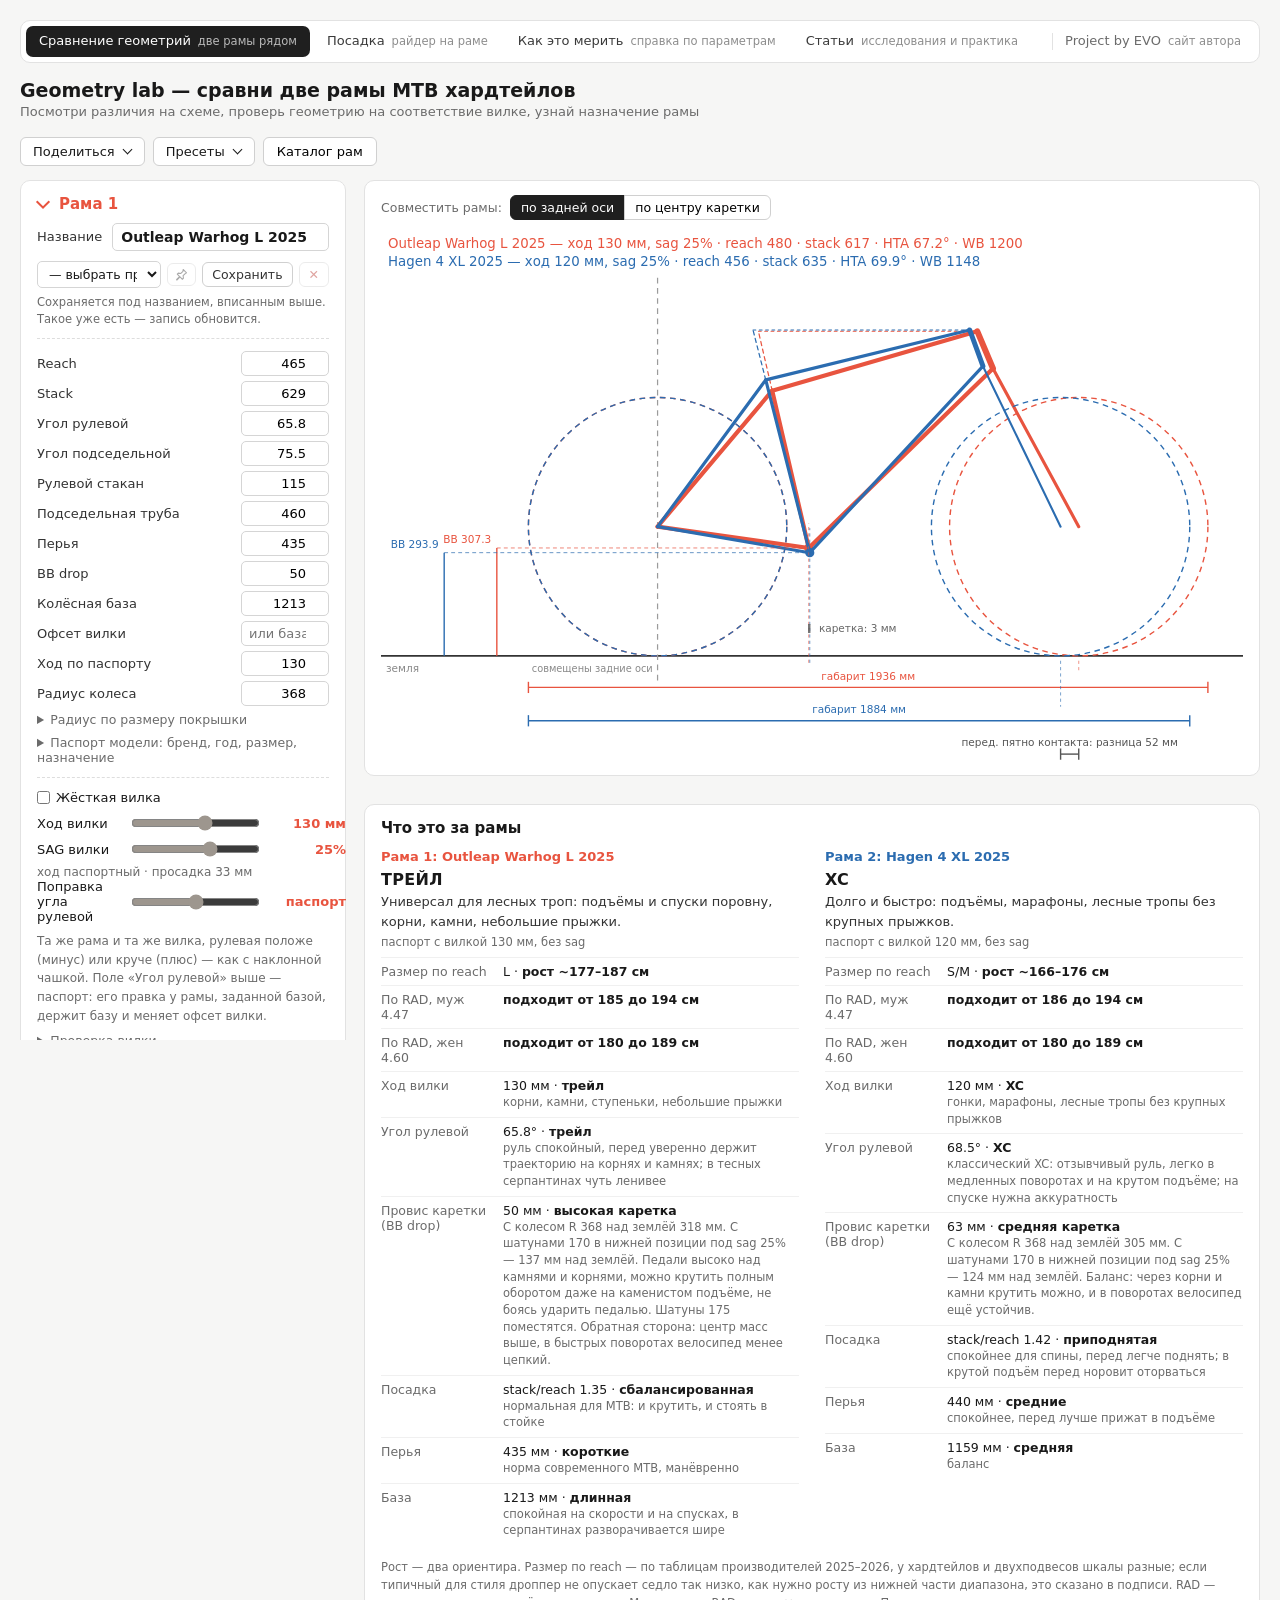
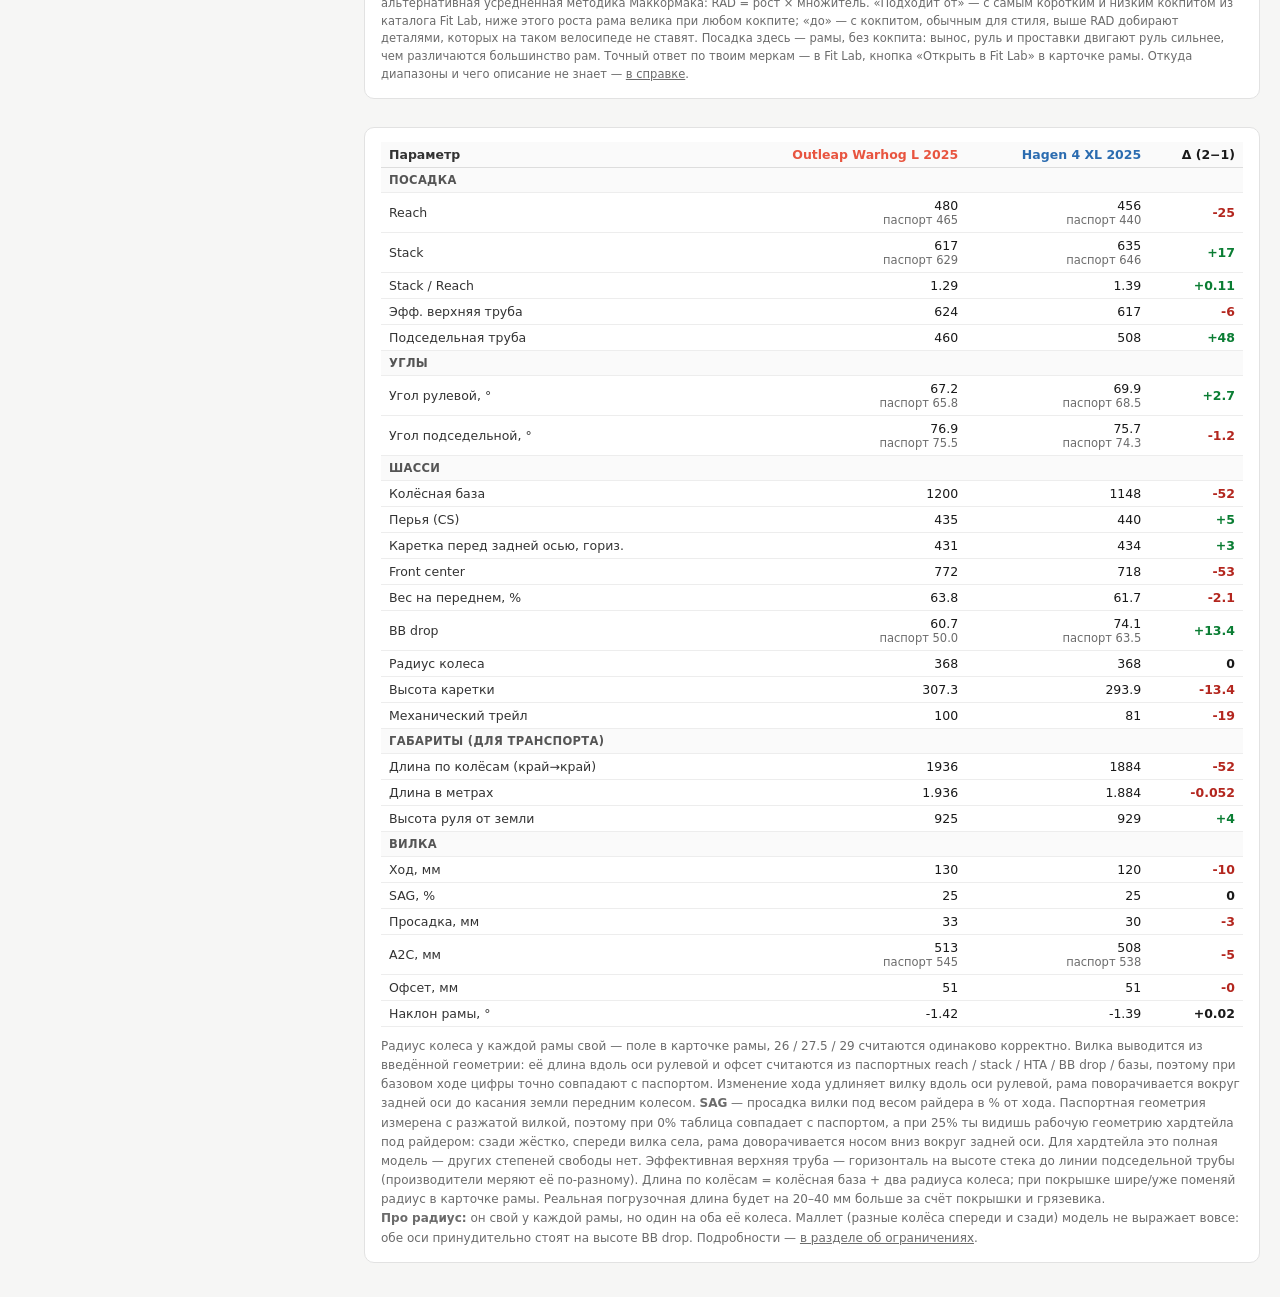
<file: index.html>
<!DOCTYPE html>
<html lang="ru">
<head>
<meta charset="utf-8">
<meta name="viewport" content="width=device-width, initial-scale=1">
<title>Geometry lab — сравни две рамы MTB хардтейлов</title>
<link rel="stylesheet" href="site.css?v=d77220fe">
<link rel="stylesheet" href="tools.css?v=68841690">
<style>

/* ---- раскладка ----
   <760      всё в одну колонку
   760–1159  две карточки ввода рядом, схема под ними
   >=1160    две панели: ввод слева, схема и таблица справа.
             clamp(330,25%,500) даёт ровно 25% в диапазоне ~1360–2040 px,
             ниже упирается в 330 (минимум для полей ввода), выше — в 500. */

/* align-items:start — свёрнутая карточка рамы не должна растягиваться по высоте
   развёрнутой соседки, когда они стоят рядом */
@media(min-width:760px){.cols{grid-template-columns:1fr 1fr;align-items:start}}
@media(min-width:1160px){
  .layout{grid-template-columns:clamp(330px,25%,500px) 1fr}
  .cols{grid-template-columns:1fr}
  .panel{position:sticky;top:20px;max-height:calc(100vh - 40px);overflow-y:auto;scrollbar-width:thin;padding-right:4px}
}
#chart svg{margin:0 auto}

/* Заголовок карточки рамы — «Рама 1», цветом рамы на схеме. Свёрнутая карточка
   дописывает к нему название: одной строки хватает, чтобы понять, какая рама
   где, а в развёрнутой название стоит в своём поле ниже и дважды не нужно. */
.bikecard{min-width:0}   /* иначе колонка сетки растёт по неразрывному названию и карточка вылезает за экран */
.bikecard > h3{font-size:15px;font-weight:650;color:inherit;min-width:0}
.bikecard > h3.cardtog:hover{color:inherit;opacity:.8}
/* хвост с названием внутри того же span, что и «Рама 1»: у заголовка flex с gap,
   и отдельный элемент получил бы пробел перед двоеточием */
.bikettl{overflow:hidden;text-overflow:ellipsis;white-space:nowrap;min-width:0}
.bikesum{font-weight:500}
.bikecard:not(.closed) .bikesum{display:none}

/* Название — обычное поле с подписью и рамкой. Раньше это был текст без рамки
   прямо в шапке карточки, и в нём не угадывалось, что его можно править. */
.namefield{display:flex;align-items:center;gap:10px;font-size:13px;color:#333;margin-bottom:10px}
.namefield input{flex:1;min-width:0;padding:5px 8px;border:1px solid #d5d5d5;border-radius:5px;
  font-size:14px;font-weight:600;font-family:inherit;color:#191919}
.namefield input:focus{outline:2px solid rgba(0,0,0,.12);border-color:#aaa}

.grid input[type=number]{width:88px;padding:4px 7px;border:1px solid #d5d5d5;border-radius:5px;font-size:13px;text-align:right;font-family:inherit}
.grid input:focus{outline:2px solid rgba(0,0,0,.12);border-color:#aaa}

.travel{margin-top:12px;padding-top:11px;border-top:1px dashed #ddd}
.travel .row{display:flex;align-items:center;gap:10px;font-size:13px;margin-bottom:6px}
.travel input[type=range]{flex:1;accent-color:currentColor}
.travel input[type=range]:disabled{opacity:.35}
.rigidrow{display:inline-flex;align-items:center;gap:6px;font-size:13px;color:#191919;margin-bottom:8px;cursor:pointer}
.rigidrow input{accent-color:currentColor;margin:0}
.tval{font-variant-numeric:tabular-nums;font-weight:650;min-width:74px;text-align:right}

.handoff{margin-top:12px;padding-top:11px;border-top:1px dashed #ddd;display:flex;gap:9px;align-items:center;flex-wrap:wrap}
.handoff .tofit{border-color:currentColor;color:currentColor;background:#fff;font-weight:600;padding:5px 12px}
.handoff .tofit:hover{background:#f4f4f3}
.handoff .hoff{font-size:11.5px;color:var(--mut);flex:1;min-width:0}
@media print{.handoff{display:none!important}}

details{margin-top:8px;font-size:13px}
.wheelhint{margin:6px 0 0;color:#191919}

table{border-collapse:collapse;font-size:12.5px;width:100%;font-variant-numeric:tabular-nums}

.spec{color:var(--mut);font-size:11.5px}
.pos{color:#0a7d33}.neg{color:#b3261e}
.dcol{font-weight:600}
.note{font-size:12px;color:var(--mut);line-height:1.6;margin-top:10px}

.toolbar .ok{color:#0a7d33;font-size:12.5px}

@media print{
  @page{ size:A4 landscape; margin:10mm }
  body{padding:0;background:#fff;font-size:11px}
  .toolbar,#inputs,details,.warn{display:none !important}
  .printonly{display:block}
  .layout{display:block}
  .panel{position:static;max-height:none;overflow:visible}
  #chart svg{max-width:100% !important}
  .card{border:none;padding:0;margin:0 0 10px;box-shadow:none}
  h1{font-size:15px}
  .sub{font-size:10px;margin-bottom:8px}
  #chart{page-break-inside:avoid}
  table{font-size:9.5px;page-break-inside:auto}
  tr{page-break-inside:avoid}
  thead{display:table-header-group}
  .note{font-size:8.5px}
  .prturl{font-size:8px;color:#999;word-break:break-all;margin-top:6px}
}
/* ---- «Что это за рамы» ----
   Две колонки цветом рам, на узком экране одна под другой. Строка параметра —
   подпись слева, число и слово справа, пояснение мелко под ними. Пояснение,
   одинаковое у обеих рам, уходит в блок «У обеих» и дважды не повторяется. */
.profh{margin:0 0 12px;font-size:15px;font-weight:650}
.prof{display:grid;gap:18px 26px}
@media(min-width:620px){.prof{grid-template-columns:1fr 1fr}}
.pcol{min-width:0}
.pttl{font-size:13px;font-weight:650;overflow:hidden;text-overflow:ellipsis;white-space:nowrap}
.pstyle{font-size:16px;font-weight:700;text-transform:uppercase;letter-spacing:.02em;margin:6px 0 3px;color:#191919}
.pstyle.pdisp{color:#8a5a00}
.pedge{display:block;font-size:12px;font-weight:500;text-transform:none;letter-spacing:0;color:var(--mut);margin-top:1px}
.ppur{font-size:13px;line-height:1.5;color:#333}
.pbase{font-size:11.5px;color:var(--mut);margin:4px 0 8px}
.prow{display:grid;grid-template-columns:112px 1fr;gap:0 10px;font-size:12.5px;padding:6px 0;border-top:1px solid #f0f0f0;margin:0}
.prow dt{color:var(--mut)}
.prow dd{margin:0;min-width:0;font-variant-numeric:tabular-nums}
.pw{font-weight:600}
.px{color:var(--mut);font-size:11.5px;line-height:1.45;margin-top:1px}
.pnote{font-size:12px;line-height:1.45;color:#8a5a00;margin-top:8px}
.pboth{margin-top:16px;padding-top:10px;border-top:1px dashed #ddd;font-size:12.5px;line-height:1.5}
.pboth b{font-weight:650}
.pboth div{margin-top:3px}
.pfoot{font-size:11.5px;color:var(--mut);line-height:1.55;margin-top:14px}
@media print{#profcard{page-break-inside:avoid}}

/* Переключатель совмещения над схемой: две кнопки встык, нажатая — тёмная, как
   «Только велосипед» в Fit Lab. В печать не идёт: на самой схеме подписано,
   что совмещено. */
.alignbar{display:flex;align-items:center;gap:8px;flex-wrap:wrap;font-size:12.5px;color:var(--mut);margin:0 0 8px}
.seg{display:inline-flex}
.seg button{border-radius:0;margin-left:-1px}
.seg button:first-child{border-radius:6px 0 0 6px;margin-left:0}
.seg button:last-child{border-radius:0 6px 6px 0}
.seg button[aria-pressed="true"]{background:#1f1f1f;color:#fff;border-color:#1f1f1f}
@media print{.alignbar{display:none}}

.warn{font-size:12.5px;color:#8a5a00;background:#fff8e6;border:1px solid #f0dfae;border-radius:6px;padding:8px 10px;margin-top:10px;display:none}

</style>

<script>
/* Отключить аналитику для себя: открыть любую страницу с #toggle-goatcounter.
   Обрабатываем здесь, а не в count.js: наши страницы переписывают хеш своим
   состоянием раньше, чем успевает догрузиться асинхронный count.js, и его
   собственная проверка переключателя до хеша уже не доживает. */
(function(){
  if (location.hash !== '#toggle-goatcounter') return;
  var off;
  try{
    off = localStorage.getItem('skipgc') !== 't';
    if (off) localStorage.setItem('skipgc','t'); else localStorage.removeItem('skipgc');
  }catch(e){ return; }
  try{ history.replaceState(null,'',location.pathname+location.search); }catch(e){ location.hash=''; }
  alert('Аналитика в этом браузере ' + (off ? 'ВЫКЛЮЧЕНА' : 'ВКЛЮЧЕНА') + '.');
})();

/* Путь для статистики — только имя файла, без папки, в которой лежит сайт.
   Иначе одна и та же страница считается дважды: сервер отдаёт её и по
   /bike-geometry-lab/, и по /bike-geometry-lab/index.html, а для GoatCounter
   это два разных пути. Заодно цифры перестают зависеть от места публикации:
   в подпапке, в корне домена или на зеркале — статистика одна и та же.
   Ставится ДО загрузки count.js, он делает window.goatcounter||{} и наше
   значение сохраняет. */
window.goatcounter = window.goatcounter || {};
window.goatcounter.path = function(){
  return '/' + (location.pathname.split('/').pop() || 'index.html');
};
</script>
</head>
<body>

<script src="nav.js?v=fe891a9a"></script>

<h1>Geometry lab — сравни две рамы MTB хардтейлов</h1>
<div class="sub">Посмотри различия на схеме, проверь геометрию на соответствие вилке, узнай назначение рамы</div>

<div class="toolbar">
  <details class="menu">
    <summary>Поделиться</summary>
    <div class="menulist">
      <button type="button" onclick="doPrint()">Сохранить в PDF</button>
      <button type="button" onclick="copyLink()">Скопировать ссылку</button>
    </div>
  </details>
  <details class="menu">
    <summary>Пресеты</summary>
    <div class="menulist">
      <button type="button" onclick="BikePresets.exportFile()">Скачать в файл</button>
      <button type="button" onclick="document.getElementById('psfile').click()">Загрузить из файла</button>
      <button type="button" onclick="BikePresetManager.open()">Управление пресетами</button>
    </div>
  </details>
  <!-- Каталог рам — отдельной кнопкой сразу за «Пресетами», а не пунктом внутри:
       из меню его никто не находил, пока не заходил туда за другим. -->
  <button type="button" id="catbtn" onclick="BikeCatalog.open()">Каталог рам</button>
  <input type="file" id="psfile" accept=".json,application/json" style="display:none"
         onchange="if(this.files[0])BikePresets.importFile(this.files[0]);this.value=''">
  <span class="tbmsg">
    <span class="ok" id="copyok" style="visibility:hidden">ссылка скопирована</span>
    <span class="ok" id="psok" style="visibility:hidden"></span>
  </span>
</div>

<div class="printonly" id="printhead"></div>

<div class="layout">
<aside class="panel">

<div class="cols" id="inputs"></div>

</aside>
<main class="results">

<div class="card">
  <div class="alignbar">Совместить рамы:
    <span class="seg" id="align">
      <button type="button" data-align="rear">по задней оси</button>
      <button type="button" data-align="bb">по центру каретки</button>
    </span>
  </div>
  <div id="chart"></div>
</div>

<div class="card" id="profcard">
  <h3 class="profh">Что это за рамы</h3>
  <div id="profile"></div>
</div>

<div class="card">
  <div id="table"></div>
  <div class="warn" id="warn"></div>
  <div class="note" id="note"></div>
</div>

</main>
</div>

<script src="model.js?v=64a6bb64"></script>
<script src="cockpit.js?v=e26f6d23"></script>
<script src="rider.js?v=15e4c776"></script>
<script src="profile.js?v=60e51e48"></script>
<script src="frame.js?v=b2155151"></script>
<script src="presets.js?v=e16ba6c0"></script>
<script src="catalog-data.js?v=f9464424"></script>
<script src="catalog.js?v=e9456586"></script>
<script src="presets-manager.js?v=228fab00"></script>
<script>
/* Событие в GoatCounter. Скрипт грузится async и может не загрузиться вовсе
   (блокировщик), поэтому вызов всегда защищён и молча ничего не делает.
   no_session — чтобы считался каждый клик, а не первый за сессию. */
function track(name){
  try{
    if(window.goatcounter && window.goatcounter.count)
      window.goatcounter.count({path:name, event:true, no_session:true});
  }catch(e){}
}

/* ================= модель ================= */
const rad = d => d*Math.PI/180, deg = r => r*180/Math.PI;

const PRESETS = {
  B1:{name:"Outleap Warhog L 2025", reach:465, stack:629, hta:65.8, sta:75.5, ht:115, st:460, cs:435, bbDrop:50,  wb:1213, offset:null, travelRef:130, travel:130, sag:25, forkA2C:null, forkA2Cnew:null, forkOffsetNew:null, wheelR:368},
  B2:{name:"Hagen 4 XL 2025",       reach:440, stack:645.5, hta:68.5, sta:74.3, ht:110, st:508, cs:440, bbDrop:63.5, wb:1159, offset:null, travelRef:120, travel:120, sag:25, forkA2C:null, forkA2Cnew:null, forkOffsetNew:null, wheelR:368}
};

/* Радиус колеса — у каждой рамы свой (b.wheelR, frame.js — WHEEL): гравийник на
   2.0 и трейл на 2.4 стоят на разных колёсах, и высота каретки каждого имеет
   смысл только со своим. */
const WHEEL = BikeFrame.WHEEL, WR = b => b.wheelR || WHEEL.def;

const state = {
  bikes:[ {...PRESETS.B1}, {...PRESETS.B2} ],
  align: 'rear',        // точка совмещения рам на схеме: 'rear' — задняя ось, 'bb' — каретка
};

/*
  solve(b): строит раму по паспортным числам, затем пересчитывает под текущий ход вилки.
  Логика:
   1. Паспортная рама в системе каретки (BB = 0,0), передняя ось на высоте bbDrop.
   2. Из паспортных точек выводим фактическую вилку: составляющую вдоль оси рулевой (d)
      и офсет (o). Так мы не зависим от того, какую вилку ставил производитель.
   3. Изменение хода на Δ удлиняет вилку ВДОЛЬ оси рулевой: d' = d + Δ. Офсет не меняется.
   4. Поворачиваем всю раму вокруг задней оси так, чтобы передняя ось снова оказалась
      на той же высоте — то есть оба колеса стоят на земле.
   5. Из повёрнутых точек читаем фактические reach/stack/углы/drop.
*/
function solve(b){
  /* Тонкая обёртка над общей моделью из model.js. Специфичное для этой страницы:
     виртуальная верхняя труба, ETT, front center и высота каретки от земли. */
  const R = WR(b), r = BikeModel.solveFrame(b, R);
  const P = r.P;
  const virt = [P.BB[0] - r.stack/Math.tan(rad(r.sta)), P.BB[1] + r.stack];
  return {b, P, virt, theta:r.theta,
    hta:r.hta, sta:r.sta, reach:r.reach, stack:r.stack, bbDrop:r.bbDrop, wb:r.wb,
    wheelR:R, bbH: R - r.bbDrop, trail:r.trail,
    ett: P.htTop[0]-virt[0],
    fc: Math.hypot(P.front[0]-P.BB[0], P.front[1]-P.BB[1]),
    cs: Math.hypot(P.rear[0]-P.BB[0], P.rear[1]-P.BB[1]),
    a2cRef:r.a2cRef, a2cNew:r.a2cNew,
    offset:r.oNew, offsetRef:r.oRef, forkAxRef:r.dRef, dA2C:r.dA2C, sagMM:r.sagMM,
    ground: P.rear[1] - R
  };
}

/* ================= отрисовка ================= */
function L(a,b,c,w,d){return `<line x1="${a[0].toFixed(1)}" y1="${(-a[1]).toFixed(1)}" x2="${b[0].toFixed(1)}" y2="${(-b[1]).toFixed(1)}" stroke="${c}" stroke-width="${w}" stroke-linecap="round"${d?` stroke-dasharray="${d}"`:''}/>`}
function C(p,r,c,w,d){return `<circle cx="${p[0].toFixed(1)}" cy="${(-p[1]).toFixed(1)}" r="${r}" fill="none" stroke="${c}" stroke-width="${w}"${d?` stroke-dasharray="${d}"`:''}/>`}
function Dt(p,c,r){return `<circle cx="${p[0].toFixed(1)}" cy="${(-p[1]).toFixed(1)}" r="${r}" fill="${c}"/>`}
function Tx(p,s,c,sz,an,extra){return `<text x="${p[0].toFixed(1)}" y="${(-p[1]).toFixed(1)}" fill="${c}" font-size="${sz}" text-anchor="${an||'middle'}" font-family="system-ui"${extra||''}>${s}</text>`}

function drawFrame(S, color, thin){
  const P = S.P, R = S.wheelR, W = thin?9:12;
  let s = '';
  s += C(P.rear, R, color, 4, "16 13");
  s += C(P.front, R, color, 4, "16 13");
  s += L(P.BB, P.rear, color, W);
  s += L(P.stTop, P.rear, color, W);
  s += L(P.BB, P.stTop, color, W);
  s += L(P.stTop, S.virt, color, 3.5, "12 10");
  s += L(P.stTop, P.htTop, color, W);
  s += L(S.virt, P.htTop, color, 3, "8 10");
  s += L(P.BB, P.htBot, color, W);
  s += L(P.htBot, P.htTop, color, W+5);
  s += L(P.htBot, P.front, color, W-3);
  s += Dt(P.BB, color, 13);
  return s;
}

function render(){
  markFrontAxle();
  const S = state.bikes.map(b => BikeModel.hasFrontAxle(b) ? solve(b) : null);
  const colors = ["var(--c1)","var(--c2)"];
  const hex = ["#e8543f","#2b6cb0"];

  /* Приводим к общей системе: точка совмещения на x = 0.
     По задней оси: земля общая (y = 0), оси на одной вертикали; у рам на разных
     колёсах оси по высоте расходятся на разницу радиусов — так они и стоят рядом.
     По каретке: каретки совпадают точкой, а не только по горизонтали, — ради
     этого режим и смотрят: reach и stack отложены от одной точки, и верх
     рулевой разъезжается ровно на их разницу. Общая земля с совмещением по
     одной горизонтали подмешала бы в картинку разницу высоты каретки. Цена —
     у рам своя земля: земля первой считаемой рамы на y = 0, у второй — на
     разницу высот кареток (gy). ci — слот рамы: по нему цвет, даже если
     соседняя рама не считается. */
  const byBB = state.align === 'bb';
  const ref = S.find(Boolean);
  const shifted = S.map((s,ci)=>{
    if(!s) return null;
    const dx = byBB ? -s.P.BB[0] : -s.P.rear[0];
    const dy = byBB ? ref.bbH - s.P.BB[1] : -s.ground;
    const mv = q => [q[0]+dx, q[1]+dy];
    return {...s, ci, gy: s.ground + dy,
      P:Object.fromEntries(Object.entries(s.P).map(([k,v])=>[k,mv(v)])), virt:mv(s.virt)};
  }).filter(Boolean);
  // подвижная точка — та, что не совмещена: её расхождение и подписываем
  const mvKey = byBB ? 'rear' : 'BB', mvName = byBB ? 'задняя ось' : 'каретка';
  syncAlign();
  if(!shifted.length){
    document.getElementById('chart').innerHTML = `<div class="needmsg">${BikeFrame.HINTS.needFrontAxle}</div>`;
    buildTable(S); buildProfile(); syncHash();
    return;
  }

  // границы
  let minX=1e9,maxX=-1e9,maxY=-1e9;
  shifted.forEach(s=>{
    minX=Math.min(minX,s.P.rear[0]-s.wheelR);
    maxX=Math.max(maxX,s.P.front[0]+s.wheelR);
    maxY=Math.max(maxY,s.P.htTop[1]+120, s.virt[1]+120);
  });
  // padL — под выноски высоты каретки: две вертикали через 150 и подписи «BB 000.0» слева от них
  const padL=420, padR=100, padT=170, padB=300;
  const vbX=minX-padL, vbW=(maxX-minX)+padL+padR;
  const vbY=-(maxY+padT), vbH=(maxY)+padT+padB;

  let g = '';
  // земля
  g += `<line x1="${vbX}" y1="0" x2="${vbX+vbW}" y2="0" stroke="#333" stroke-width="5"/>`;
  g += `<text x="${vbX+14}" y="46" font-size="30" font-family="system-ui" fill="#888">земля</text>`;
  // своя земля у рамы, чья каретка ниже или выше, — только при совмещении по каретке
  shifted.forEach(s=>{
    if(Math.abs(s.gy) < 0.5) return;
    g += `<line x1="${vbX}" y1="${(-s.gy).toFixed(1)}" x2="${vbX+vbW}" y2="${(-s.gy).toFixed(1)}" stroke="${hex[s.ci]}" stroke-width="3" stroke-dasharray="16 10"/>`;
    g += Tx([vbX+vbW-14, s.gy + (s.gy>0 ? 12 : -38)], `земля ${s.gy>0?'выше':'ниже'} на ${Math.abs(s.gy).toFixed(0)} мм`, hex[s.ci], 28, "end");
  });
  // вертикаль через точку совмещения; подпись под землёй — схема уходит в PDF без переключателя
  g += `<line x1="0" y1="70" x2="0" y2="${vbY+padT-40}" stroke="#9b9b9b" stroke-width="3.5" stroke-dasharray="16 13"/>`;
  g += Tx([-14, -46], byBB ? 'совмещены каретки' : 'совмещены задние оси', "#888", 28, "end");

  shifted.forEach(s=> g += drawFrame(s, hex[s.ci], s.ci>0));

  // вертикали подвижной точки (каретки или задней оси) — от них линейка расхождения
  shifted.forEach((s,i)=>{
    const bx = s.P[mvKey][0];
    g += `<line x1="${bx.toFixed(1)}" y1="20" x2="${bx.toFixed(1)}" y2="${-(s.P[mvKey][1]+70)}" stroke="${hex[s.ci]}" stroke-width="2.5" stroke-dasharray="9 9" opacity=".75"/>`;
  });

  // выноски высоты каретки (слева от самого заднего колеса), от своей земли
  let xo = Math.min(...shifted.map(s=>s.P.rear[0]-s.wheelR)) - 90;
  shifted.forEach((s,i)=>{
    const top = s.gy + s.bbH;
    g += `<line x1="${xo}" y1="${-s.gy}" x2="${xo}" y2="${-top}" stroke="${hex[s.ci]}" stroke-width="4"/>`;
    g += `<line x1="${xo}" y1="${-top}" x2="${(s.P.BB[0]).toFixed(1)}" y2="${-top}" stroke="${hex[s.ci]}" stroke-width="2.5" stroke-dasharray="11 9" opacity=".8"/>`;
    g += Tx([xo-16, top+14], `BB ${s.bbH.toFixed(1)}`, hex[s.ci], 30, "end");
    xo -= 150;          // шире подписи: при совмещении по каретке обе стоят на одной высоте
  });

  /* ---- габаритные линейки под землёй ---- */
  function ruler(y, x1, x2, color, label){
    const t = 16;
    return `<line x1="${x1.toFixed(1)}" y1="${-y}" x2="${x2.toFixed(1)}" y2="${-y}" stroke="${color}" stroke-width="4"/>`
         + `<line x1="${x1.toFixed(1)}" y1="${-y+t}" x2="${x1.toFixed(1)}" y2="${-y-t}" stroke="${color}" stroke-width="4"/>`
         + `<line x1="${x2.toFixed(1)}" y1="${-y+t}" x2="${x2.toFixed(1)}" y2="${-y-t}" stroke="${color}" stroke-width="4"/>`
         + Tx([(x1+x2)/2, y+22], label, color, 30);
  }
  shifted.forEach((s,i)=>{
    const y = -(90 + i*95);          // ниже линии земли
    const x1 = s.P.rear[0]-s.wheelR, x2 = s.P.front[0]+s.wheelR;
    g += ruler(y, x1, x2, hex[s.ci], `габарит ${(x2-x1).toFixed(0)} мм`);
    // точка контакта переднего колеса
    g += `<line x1="${s.P.front[0].toFixed(1)}" y1="${(14-s.gy).toFixed(1)}" x2="${s.P.front[0].toFixed(1)}" y2="${-y-40}" stroke="${hex[s.ci]}" stroke-width="2.5" stroke-dasharray="9 9" opacity=".7"/>`;
  });
  // разница пятен контакта переднего колеса
  if(shifted.length===2){
    const dxf = shifted[1].P.front[0]-shifted[0].P.front[0];
    if(Math.abs(dxf)>0.5){
      const y = -(90+2*95);
      const a = Math.min(shifted[0].P.front[0], shifted[1].P.front[0]);
      const b = Math.max(shifted[0].P.front[0], shifted[1].P.front[0]);
      g += ruler(y, a, b, "#555", `перед. пятно контакта: разница ${Math.abs(dxf).toFixed(0)} мм`);
    }
    // разница положения подвижной точки — над землёй, подпись справа от правой вертикали
    const dxb = shifted[1].P[mvKey][0]-shifted[0].P[mvKey][0];
    if(Math.abs(dxb)>0.5){
      const a = Math.min(shifted[0].P[mvKey][0], shifted[1].P[mvKey][0]);
      const b = Math.max(shifted[0].P[mvKey][0], shifted[1].P[mvKey][0]);
      const y = 78, t = 13;
      g += `<line x1="${a.toFixed(1)}" y1="${-y}" x2="${b.toFixed(1)}" y2="${-y}" stroke="#666" stroke-width="3.5"/>`;
      g += `<line x1="${a.toFixed(1)}" y1="${-y+t}" x2="${a.toFixed(1)}" y2="${-y-t}" stroke="#666" stroke-width="3.5"/>`;
      g += `<line x1="${b.toFixed(1)}" y1="${-y+t}" x2="${b.toFixed(1)}" y2="${-y-t}" stroke="#666" stroke-width="3.5"/>`;
      g += Tx([b+26, y-11], `${mvName}: ${Math.abs(dxb).toFixed(0)} мм`, "#666", 30, "start");
    }
  }

  // заголовки
  let head = '';
  shifted.forEach((s,i)=>{
    const b = s.b;
    head += `<text x="${vbX+20}" y="${vbY+56+i*52}" font-size="38" font-family="system-ui" fill="${hex[s.ci]}">`
          + `${esc(b.name)} — ${BikeFrame.forkWord(b)} · reach ${s.reach.toFixed(0)} · stack ${s.stack.toFixed(0)} · HTA ${s.hta.toFixed(1)}° · WB ${s.wb.toFixed(0)}</text>`;
  });
  // рама, которая не считается, остаётся в заголовке — иначе её исчезновение со схемы выглядело бы багом
  S.forEach((s,ci)=>{
    if(s) return;
    head += `<text x="${vbX+20}" y="${vbY+56+shifted.length*52}" font-size="38" font-family="system-ui" fill="${hex[ci]}">`
          + `${esc(state.bikes[ci].name)} — не считается: нет ни колёсной базы, ни офсета вилки</text>`;
  });

  // ограничиваем высоту схемы, чтобы при раскладке «ввод слева, схема справа»
  // она целиком помещалась в экран рядом с полями
  const ratio = (vbW/vbH).toFixed(3);
  document.getElementById('chart').innerHTML =
    `<svg viewBox="${vbX.toFixed(0)} ${vbY.toFixed(0)} ${vbW.toFixed(0)} ${vbH.toFixed(0)}" xmlns="http://www.w3.org/2000/svg"`
    + ` style="width:100%;height:auto;max-width:calc(80vh * ${ratio})">${head}${g}</svg>`;

  buildTable(S);
  buildProfile();
  syncHash();
}

/* ================= таблица ================= */
const ROWS = [
  ["__g","Посадка"],
  ["Reach",        s=>s.reach,  s=>s.b.reach, 0],
  ["Stack",        s=>s.stack,  s=>s.b.stack, 0],
  ["Stack / Reach",s=>s.stack/s.reach, null, 2],
  ["Эфф. верхняя труба", s=>s.ett, null, 0],
  ["Подседельная труба", s=>s.b.st, null, 0],
  ["__g","Углы"],
  ["Угол рулевой, °",     s=>s.hta, s=>s.b.hta, 1],
  ["Угол подседельной, °",s=>s.sta, s=>s.b.sta, 1],
  ["__g","Шасси"],
  ["Колёсная база",  s=>s.wb, null, 0],
  ["Перья (CS)",     s=>s.cs, null, 0],
  ["Каретка перед задней осью, гориз.", s=>s.P.BB[0]-s.P.rear[0], null, 0],
  ["Front center",   s=>s.fc, null, 0],
  ["Вес на переднем, %", s=>100*(1-s.cs/s.wb), null, 1],
  ["BB drop",        s=>s.bbDrop, s=>s.b.bbDrop, 1],
  ["Радиус колеса",  s=>s.wheelR, null, 0],
  ["Высота каретки", s=>s.bbH, null, 1],
  ["Механический трейл", s=>s.trail, null, 0],
  ["__g","Габариты (для транспорта)"],
  ["Длина по колёсам (край→край)", s=>s.wb + 2*s.wheelR, null, 0],
  ["Длина в метрах", s=>(s.wb + 2*s.wheelR)/1000, null, 3],
  ["Высота руля от земли", s=>s.stack + s.bbH, null, 0],
  ["__g","Вилка"],
  ["Ход, мм",      s=>s.b.rigid ? 'жёсткая' : s.b.travel, s=>s.b.rigid ? null : s.b.travelRef, 0],
  ["SAG, %",       s=>s.b.rigid ? '—' : s.b.sag ?? 0, null, 0],
  ["Просадка, мм", s=>s.sagMM, null, 0],
  ["A2C, мм",      s=>s.a2cNew, s=>s.a2cRef, 0],
  ["Офсет, мм",    s=>s.offset, s=>s.offsetRef, 0],
  ["Наклон рамы, °", s=>s.theta, null, 2],
];

function buildTable(S){
  // S[i] === null — рама не считается; её колонка и разница остаются пустыми
  const names = S.map((s,i)=>esc((s ? s.b : state.bikes[i]).name));
  let t = `<table><thead><tr><th>Параметр</th>
      <th style="color:#e8543f">${names[0]}</th>
      <th style="color:#2b6cb0">${names[1]}</th>
      <th>Δ (2−1)</th></tr></thead><tbody>`;
  for(const row of ROWS){
    if(row[0]==="__g"){ t += `<tr class="grp"><td colspan="4">${row[1]}</td></tr>`; continue; }
    const [n, f, fSpec, dec] = row;
    const v = S.map(s => s ? f(s) : null);
    // строка вместо числа — у жёсткой вилки нет хода и sag; разницы тогда нет
    const cells = S.map((s,i)=>{
      if(!s) return '<td>—</td>';
      if(typeof v[i]==='string') return `<td>${v[i]}</td>`;
      const spec = fSpec ? fSpec(s) : null;
      const changed = spec!=null && Math.abs(spec - v[i]) > 0.05;
      return `<td>${v[i].toFixed(dec)}${changed?`<div class="spec">паспорт ${(+spec).toFixed(dec)}</div>`:''}</td>`;
    }).join('');
    if(v[0]==null || v[1]==null || typeof v[0]==='string' || typeof v[1]==='string'){ t += `<tr><td>${n}</td>${cells}<td class="dcol">—</td></tr>`; continue; }
    const d = v[1]-v[0];
    const cls = Math.abs(d)<0.05 ? '' : (d>0?'pos':'neg');
    t += `<tr><td>${n}</td>${cells}<td class="dcol ${cls}">${d>0?'+':''}${d.toFixed(dec)}</td></tr>`;
  }
  t += '</tbody></table>';
  document.getElementById('table').innerHTML = t;

  // предупреждение о сильном отходе от паспорта
  const w = document.getElementById('warn');
  const msgs = S.filter(s=>s && !s.b.rigid && Math.abs(s.b.travel-s.b.travelRef)>30)
                .map(s=>`«${esc(s.b.name)}»: ход отличается от паспортного на ${(s.b.travel-s.b.travelRef>0?'+':'')}${(s.b.travel-s.b.travelRef).toFixed(0)} мм`);
  if(msgs.length){ w.style.display='block'; w.innerHTML = msgs.join('<br>') + '<br>Геометрия пересчитана корректно, но такая вилка может не влезть в раму и аннулировать гарантию.'; }
  else w.style.display='none';

  document.getElementById('note').innerHTML =
   `Радиус колеса у каждой рамы свой — поле в карточке рамы, 26 / 27.5 / 29 считаются одинаково корректно. Вилка выводится из введённой геометрии: её длина вдоль оси рулевой и офсет считаются из паспортных reach / stack / HTA / BB drop / базы,
    поэтому при базовом ходе цифры точно совпадают с паспортом. Изменение хода удлиняет вилку вдоль оси рулевой, рама поворачивается вокруг задней оси до касания земли передним колесом.
    <b>SAG</b> — просадка вилки под весом райдера в % от хода. Паспортная геометрия измерена с разжатой вилкой, поэтому при 0% таблица совпадает с паспортом,
    а при 25% ты видишь рабочую геометрию хардтейла под райдером: сзади жёстко, спереди вилка села, рама доворачивается носом вниз вокруг задней оси.
    Для хардтейла это полная модель — других степеней свободы нет. Эффективная верхняя труба — горизонталь на высоте стека до линии подседельной трубы (производители меряют её по-разному).
    Длина по колёсам = колёсная база + два радиуса колеса; при покрышке шире/уже поменяй радиус в карточке рамы. Реальная погрузочная длина будет на 20–40 мм больше за счёт покрышки и грязевика.
    <br><b>Про радиус:</b> он свой у каждой рамы, но один на оба её колеса. Маллет (разные колёса спереди и сзади) модель не выражает вовсе: обе оси принудительно стоят на высоте BB drop. Подробности — <a href="help.html#limits" style="color:inherit">в разделе об ограничениях</a>.`;
}

/* ================= что это за рамы ================= */
/* Слова и пороги — в profile.js, общие и прогоняемые регрессом (блок prof|);
   здесь только вёрстка. Профиль описывает паспорт с текущей вилкой без sag:
   каталожные диапазоны сняты так же, а слайдер sag двигает только схему и
   таблицу. Перебор каталога кокпита для «подходит от» — полторы тысячи
   вызовов солвера, поэтому ответ запоминается, пока рама (с её колесом) та же:
   render() зовётся на каждое нажатие клавиши в любом поле. */
const PROF_MEMO = [{key:null,val:null},{key:null,val:null}];
function profileOf(i){
  const {sag, name, ...geo} = state.bikes[i];   // ни sag, ни название на профиль не влияют
  const key = JSON.stringify(geo), m = PROF_MEMO[i];
  if(m.key !== key){ m.key = key; m.val = BikeProfile.describe(geo, WR(geo)); }
  return m.val;
}

/* Строки одной рамы: подпись, число, слово, пояснение. key связывает строки
   двух рам: одинаковое пояснение показывается один раз, в блоке «У обеих». */
function profRows(d){
  const r = Math.round, rows = [], x = d.num, S = BikeProfile.STYLES;
  if(d.size){
    /* Рост по reach показывается как есть; что типичный для стиля дроппер
       поднимает его нижнюю границу — в подписи. Как считается — в справке. */
    const z = d.size, seat = d.seat;
    const lift = !seat || !seat.raises ? ''
               : `типичный для стиля дроппер поднимает нижнюю границу до ${r(seat.min)} см`
                 + (seat.raises===2 ? ' — выше всего диапазона по reach: рама коротка по длине и высока по подседельной' : '');
    rows.push({key:'size', label:'Размер по reach', val:z.name, word:`рост ~${r(z.lo)}–${r(z.hi)} см`,
      text:[z.scale==='fs' ? 'по шкале двухподвесов' : '', lift].filter(Boolean).join('; ')});
    for(const [s,k] of [['m','муж'],['f','жен']]){
      const R = d.rad[s];
      rows.push({key:'rad'+s, label:`По RAD, ${k} ${BikeProfile.RADMULT[s].toFixed(2)}`,
        val:'', word:`подходит от ${r(R.min)} до ${r(R.hi)} см`, text:''});
    }
  } else rows.push({key:'size', label:'Размер', val:'по таблице производителя', word:'',
    text:'reach у таких рам мал, длину добирают выносом — рост по reach не читается'});
  rows.push({key:'travel', label:'Ход вилки', val: d.rigid ? 'жёсткая' : `${x.travel} мм`,
    word: d.travel ? S[d.travel.style].name : 'не учитывается',
    text: d.travel ? d.travel.text
        : d.rigid ? 'хода нет — стиль по углу рулевой'
        : 'у гравийных и городских рам стиль — по углу рулевой: вилка у них бывает и жёсткой, и с ходом'});
  rows.push({key:'hta', label:'Угол рулевой', val:`${x.hta.toFixed(1)}°`, word:S[d.hta.style].name, text:d.hta.text});
  /* Каретка: слово — по высоте над землёй, а не по drop (у 27.5 ось ниже).
     У хардтейла модель знает sag и ось педали; двухподвесу — только паспорт, без оценки. */
  const bb = d.bb;
  rows.push({key:'bb', label:'Провис каретки (BB drop)', val:`${bb.drop.toFixed(0)} мм`, word: bb.word ? `${bb.word} каретка` : '',
    text: bb.key
      ? `С колесом R ${bb.wheelR} над землёй ${r(bb.h)} мм. С шатунами ${bb.crank} в нижней позиции${bb.sag ? ` под sag ${bb.sag}%` : ''} — ${r(bb.pedal)} мм над землёй. ${bb.text}`
      : `С колесом R ${bb.wheelR} над землёй ${r(bb.h)} мм по паспорту. Под райдером каретка заметно ниже, модель заднюю подвеску не считает, поэтому оценок не даёт.`});
  rows.push({key:'posture', label:'Посадка', val:`stack/reach ${x.srN.toFixed(2)}`, word:d.posture.word, text:d.posture.text});
  rows.push({key:'cs', label:'Перья', val:`${x.cs.toFixed(0)} мм`, word:d.cs.word, text:d.cs.text});
  rows.push({key:'wb', label:'База', val:`${x.wb.toFixed(0)} мм`, word:d.wb.word,
    text: d.wb.text + (d.wb.vsTyp<0 ? '; живее типичной для этого стиля' : d.wb.vsTyp>0 ? '; устойчивее типичной для этого стиля' : '')});
  return rows;
}

function buildProfile(){
  const host = document.getElementById('profile');
  if(!host) return;
  const D = state.bikes.map((b,i)=>BikeModel.hasFrontAxle(b) ? profileOf(i) : null);
  const R = D.map(d=>d ? profRows(d) : null);
  // пояснение, одинаковое у обеих рам, уходит вниз одной строкой
  const shared = new Set(), both = [];
  if(R[0] && R[1]) for(const a of R[0]){
    const b = R[1].find(x=>x.key===a.key);
    if(b && a.text && a.text===b.text && a.word===b.word){ shared.add(a.key); both.push(`<b>${a.label}</b> — ${a.word ? a.word+': ' : ''}${a.text}`); }
  }
  const sharedNotes = D[0] && D[1] ? D[0].notes.filter(n=>D[1].notes.some(m=>m.key===n.key)).map(n=>n.key) : [];
  sharedNotes.forEach(k=>both.push(D[0].notes.find(n=>n.key===k).text));

  const col = (d,i)=>{
    const b = state.bikes[i], color = i ? 'var(--c2)' : 'var(--c1)';
    const head = `<div class="pttl" style="color:${color}">Рама ${i+1}${(b.name||'').trim() ? ': '+esc(b.name.trim()) : ''}</div>`;
    if(!d) return `<div class="pcol">${head}<div class="ppur" style="margin-top:6px">—<br><span class="px">${BikeFrame.HINTS.needFrontAxle}</span></div></div>`;
    const st = d.style;
    const edge = st.edgeName ? `<span class="pedge">на границе с «${st.edgeName}»</span>` : '';
    const rows = R[i].map(x=>`<dl class="prow"><dt>${x.label}</dt><dd>${x.val ? `<span>${x.val}</span>` : ''}${x.word ? `${x.val ? ' · ' : ''}<span class="pw">${x.word}</span>` : ''}`
      + (x.text && !shared.has(x.key) ? `<div class="px">${x.text}</div>` : '') + '</dd></dl>').join('');
    const notes = d.notes.filter(n=>!sharedNotes.includes(n.key)).map(n=>`<div class="pnote">${n.text}</div>`).join('');
    return `<div class="pcol">${head}
      <div class="pstyle${st.kind==='dispute' ? ' pdisp' : ''}">${st.name}${edge}</div>
      <div class="ppur">${st.purpose}</div>
      <div class="pbase">${d.rigid ? 'паспорт с жёсткой вилкой' : `паспорт${d.travel ? ` с вилкой ${d.num.travel} мм` : ''}, без sag`}${b.dHta ? `, рулевая ${BikeFrame.dHtaText(b)}` : ''}</div>
      ${rows}${notes}</div>`;
  };
  host.innerHTML = `<div class="prof">${D.map(col).join('')}</div>`
    + (both.length ? `<div class="pboth"><div style="color:var(--mut)">У обеих рам</div>${both.map(t=>`<div>${t}</div>`).join('')}</div>` : '')
    + `<div class="pfoot">Рост — два ориентира. Размер по reach — по таблицам производителей 2025–2026, у хардтейлов и двухподвесов шкалы разные;
       если типичный для стиля дроппер не опускает седло так низко, как нужно росту из нижней части диапазона, это сказано в подписи.
       RAD — альтернативная усреднённая методика Маккормака: RAD = рост × множитель. «Подходит от» — с самым коротким и низким кокпитом из каталога Fit Lab,
       ниже этого роста рама велика при любом кокпите; «до» — с кокпитом, обычным для стиля, выше RAD добирают деталями, которых на таком велосипеде не ставят.
       Посадка здесь — рамы, без кокпита: вынос, руль и проставки двигают руль сильнее, чем различаются большинство рам.
       Точный ответ по твоим меркам — в Fit Lab, кнопка «Открыть в Fit Lab» в карточке рамы.
       Откуда диапазоны и чего описание не знает — <a href="help.html#profile" style="color:inherit">в справке</a>.</div>`;
}

/* ================= интерфейс ================= */
/* Поля, подписи, шаги, подсказки и раскладка основной сетки рамы — в frame.js,
   общие с Fit Lab. Карточка рамы здесь стоит так же, как там: сетка паспорта,
   слайдеры, «Проверка вилки», «Замена вилки». Своё у этой страницы — цвет рамы,
   два слота и кнопка переноса в Fit Lab. Радиус колеса — поле рамы сразу под
   сеткой паспорта, таблица радиусов по покрышкам — под раскрывашкой рядом. */
// поле ввода рамы: четвёртый элемент кортежа — подсказка в пустом поле
const numInput = (i,b,[k,l,st,ph],def) =>
  `<label>${l}</label><input type="number" step="${st}" data-i="${i}" data-k="${k}" value="${b[k]??''}" placeholder="${ph||def}">`;
// у поправки угла подпись своя: поправка и угол, который из неё выходит
const sliderText = (b,k) => k==='dHta' ? BikeFrame.dHtaText(b) : (b[k]??0)+BikeFrame.SLIDERS[k].unit;
const slider = (i,b,k,id) => { const d=BikeFrame.SLIDERS[k];
  return `<div class="row">
         <span style="color:#191919;min-width:82px">${d.label}</span>
         <input type="range" min="${d.min}" max="${d.max}" step="${d.step}" data-i="${i}" data-k="${k}" value="${b[k]??0}">
         <span class="tval" id="${id}${i}">${sliderText(b,k)}</span>
       </div>`; };

function esc(s){return String(s).replace(/[<>&"]/g,c=>({'<':'&lt;','>':'&gt;','&':'&amp;','"':'&quot;'}[c]))}

/* Свёрнута ли карточка рамы — помнится между заходами. Ключ свой, а не общий
   с Fit Lab (bikelab.cards.v1): у того своя история форм с переносом старых,
   и чужие id в нём ничего не дали бы, кроме связности двух страниц. Нет
   хранилища — карточки просто раскрыты при каждом заходе. */
const BIKEOPEN_KEY='bikelab.geo.open.v1';
const bikeOpen=(()=>{
  try{ const o=JSON.parse(localStorage.getItem(BIKEOPEN_KEY));
       if(Array.isArray(o)) return [o[0]!==false, o[1]!==false]; }catch(e){}
  return [true,true];
})();
function bikeOpenSave(){ try{ localStorage.setItem(BIKEOPEN_KEY, JSON.stringify(bikeOpen)); }catch(e){} }
// хвост заголовка свёрнутой карточки: «Рама 1: Outleap Warhog L 2025»
const bikeSum = b => (b.name||'').trim() ? ': '+esc(b.name.trim()) : '';

function buildInputs(){
  const host = document.getElementById('inputs');
  host.innerHTML = state.bikes.map((b,i)=>`
   <div class="card bikecard${bikeOpen[i]?'':' closed'}" style="color:${i?'var(--c2)':'var(--c1)'}">
     <h3 class="cardtog" role="button" tabindex="0" data-i="${i}" aria-expanded="${bikeOpen[i]}">
       <span class="bikettl">Рама ${i+1}<span class="bikesum" id="bs${i}">${bikeSum(b)}</span></span>
     </h3>
     <div class="cardbody">
     <label class="namefield">Название
       <input data-i="${i}" data-k="name" value="${esc(b.name)}" placeholder="например, модель и размер">
     </label>
     ${BikePresets.rowHTML('geo',i,'Сохраняется под названием, вписанным выше. Такое уже есть — запись обновится.')}
     <div class="grid" style="color:#191919">
       ${BikeFrame.GRID.map(f=>numInput(i,b,f,'')).join('')}
       ${numInput(i,b,[WHEEL.key, WHEEL.label, WHEEL.step, String(WHEEL.def)],'')}
     </div>
     <details class="wheelhint">
       <summary>${WHEEL.summary}</summary>
       <div class="hint">${WHEEL.hint}</div>
     </details>
     <details>
       <summary>Паспорт модели: бренд, год, размер, назначение</summary>
       <div class="grid" style="color:#191919">${BikeFrame.metaHTML(b, `data-i="${i}"`)}</div>
       <div class="hint">${BikeFrame.HINTS.meta}</div>
     </details>
     <div class="needmsg" data-need="${i}" hidden>${BikeFrame.HINTS.needFrontAxle}</div>
     <div class="travel">
       <label class="rigidrow"><input type="checkbox" data-i="${i}" data-k="rigid" ${b.rigid?'checked':''}>${BikeFrame.RIGID.label}</label>
       <div id="tr${i}">${slider(i,b,'travel','tv')}</div>
       <div id="sr${i}">${slider(i,b,'sag','sv')}</div>
       <div class="tdelta" id="td${i}"></div>
       <div class="hint" id="rh${i}" hidden>${BikeFrame.HINTS.rigid}</div>
       ${slider(i,b,'dHta','hv')}
       <div class="hint">${BikeFrame.HINTS.dHta}</div>
     </div>
     <details>
       <summary>Проверка вилки</summary>
       <div class="grid" style="color:#191919">
         ${BikeFrame.FORK_CHECK.map(f=>numInput(i,b,f,'не задан')).join('')}
       </div>
       <div class="srcline" id="fk${i}"></div>
       <div class="hint">${BikeFrame.HINTS.forkCheck}</div>
     </details>
     <details>
       <summary>Замена вилки</summary>
       <div class="grid" style="color:#191919">
         ${BikeFrame.FORK_SWAP.map(f=>numInput(i,b,f,'не задан')).join('')}
       </div>
       <div class="hint">${BikeFrame.HINTS.forkSwap}</div>
     </details>
     <div class="handoff">
       <button class="tofit" onclick="openInFit(${i})">Открыть в Fit Lab ↗</button>
       <span class="hoff">геометрия уедет как есть — вводить заново не надо</span>
     </div>
     </div>
   </div>`).join('');

  host.querySelectorAll('.bikecard > h3').forEach(h=>{
    const toggle=()=>{
      const i=+h.dataset.i, now=!h.parentNode.classList.toggle('closed');
      h.setAttribute('aria-expanded', now);
      bikeOpen[i]=now; bikeOpenSave();
    };
    h.addEventListener('click',toggle);
    h.addEventListener('keydown',e=>{ if(e.key==='Enter'||e.key===' '){ e.preventDefault(); toggle(); } });
  });

  host.querySelectorAll('input, select').forEach(el=>{
    el.addEventListener(el.tagName==='SELECT' ? 'change' : 'input', e=>{
      const i=+el.dataset.i, k=el.dataset.k;
      // паспорт модели в расчёт не входит: только в состояние и ссылку
      if(BikeFrame.META_KEYS.includes(k)){ state.bikes[i][k] = BikeFrame.metaValue(el); syncHash(); return; }
      if(k==='name'){ state.bikes[i].name = el.value; document.getElementById('bs'+i).textContent = bikeSum(state.bikes[i]); }
      else if(el.type==='checkbox') state.bikes[i][k] = el.checked ? 1 : null;
      // пустой или нулевой радиус — умолчание; поле при этом не переписывается, пока его правят
      else if(k==='wheelR') state.bikes[i][k] = parseFloat(el.value) || WHEEL.def;
      else if(el.value==='') state.bikes[i][k] = null;
      else state.bikes[i][k] = parseFloat(el.value);
      if(k==='travel') document.getElementById('tv'+i).textContent = el.value+BikeFrame.SLIDERS.travel.unit;
      if(k==='sag')    document.getElementById('sv'+i).textContent = el.value+BikeFrame.SLIDERS.sag.unit;
      // поправка угла считается от паспортного: правка поля угла двигает и подпись
      if(k==='dHta' || k==='hta') document.getElementById('hv'+i).textContent = BikeFrame.dHtaText(state.bikes[i]);
      render(); updateTravelNotes(); updateForkChecks();
    });
  });
  updateTravelNotes();
  updateForkChecks();
  BikePresets.refresh();
}

/* Проверка вилки. Считает model.js — обе страницы должны говорить одно и то же,
   поэтому здесь только вёрстка. Пересобирается вместе с числами: карточки
   ввода не перерисовываются на каждый ввод, а этот блок обязан жить. */
function updateForkChecks(){
  state.bikes.forEach((b,i)=>{
    const host=document.getElementById('fk'+i);
    if(!host) return;
    if(!BikeModel.hasFrontAxle(b)){ host.textContent='проверка появится, когда будет задана колёсная база или офсет вилки'; return; }
    try{
      host.innerHTML=BikeModel.forkReportHTML(b, WR(b),
        {offset:b.forkOffsetSpec, len:b.forkMeasLen});
    }catch(e){ host.textContent='не удалось посчитать: проверь введённые числа'; }
  });
}

/* Строка под слайдерами и жёсткая вилка. Карточки на ввод не пересобираются,
   поэтому галочка переключает строки здесь: слайдеры хода и sag скрыты — на
   жёсткую вилку они не действуют, — вместо них длина вилки; «Ход по паспорту»
   выключен. */
function updateTravelNotes(){
  state.bikes.forEach((b,i)=>{
    const el = document.getElementById('td'+i);
    if(!el) return;
    const rigid = !!b.rigid, inp = k => document.querySelector(`#inputs input[data-i="${i}"][data-k="${k}"]`);
    document.getElementById('tr'+i).hidden = rigid;
    document.getElementById('sr'+i).hidden = rigid;
    document.getElementById('rh'+i).hidden = !rigid;
    const sg = inp('sag'), tf = inp('travelRef');
    if(sg) sg.disabled = rigid;
    if(tf) tf.disabled = rigid;
    document.getElementById('sv'+i).textContent = rigid ? '—' : (b.sag ?? 0)+BikeFrame.SLIDERS.sag.unit;
    let fork = null;
    if(BikeModel.hasFrontAxle(b)) try{ fork = BikeModel.solveFrame(b, WR(b)); }catch(e){}
    el.textContent = BikeFrame.travelNote(b, fork);
  });
}

/* Рамы без базы и без офсета не считаются: у них подсвечиваются оба поля и
   появляется объяснение. Карточки на ввод не пересобираются, поэтому подсветка
   переключается здесь, на каждом пересчёте. */
function markFrontAxle(){
  state.bikes.forEach((b,i)=>{
    const card = document.querySelectorAll('#inputs .card')[i];
    if(!card) return;
    const miss = !BikeModel.hasFrontAxle(b);
    card.querySelectorAll('input[data-k="wb"],input[data-k="offset"]').forEach(el=>el.classList.toggle('need', miss));
    const msg = card.querySelector('.needmsg');
    if(msg) msg.hidden = !miss;
  });
}

/* ==================== пресеты ====================
   Хранилище, импорт, экспорт и строка пресета — общие, в presets.js. Здесь
   только своё: пресет рамы собирается из карточки своего слота и в неё же
   раскладывается, а имя пресета — это название рамы в карточке. */
// встроенные: по умолчанию закреплены вверху списка, удалить можно (presets.js)
const BUILTIN={
  geo: Object.fromEntries(Object.values(PRESETS).map(b=>[b.name, BikePresets.pick('geo',b)]))
};

BikePresets.init({
  builtin: BUILTIN,
  collect(kind,slot){                             // текущее состояние -> пресет
    return BikePresets.pick('geo',{...state.bikes[+slot], wheelR:WR(state.bikes[+slot])});
  },
  apply(kind,slot,d,name){                        // пресет -> состояние
    const i=+slot, b={...state.bikes[i]};
    // пресет без радиуса (таких не сохраняли, но импорт всё стерпит) оставляет колесо рамы в слоте
    BikePresets.KEYS.geo.forEach(k=>{ if(k!=='wheelR' || d[k]) b[k]=d[k]; });
    b.name=name;
    state.bikes[i]=b;
    buildInputs();
    render();
  },
  nameFor(row){                                   // имя пресета = имя рамы в карточке
    return (state.bikes[+row.dataset.slot].name||'').trim();
  },
  showSlots: [['→ Рама 1',0],['→ Рама 2',1]],     // кнопки каталога рам: показать, не сохраняя
  renamed(kind,from,to){                          // пресет переименован в окне управления: рама в слоте идёт за ним,
    if(kind!=='geo') return;                      // иначе «Сохранить» вернуло бы старое имя
    let hit=false;
    state.bikes.forEach(b=>{ if(b.name===from){ b.name=to; hit=true; } });
    if(hit){ buildInputs(); render(); }
  }
});

/* ============ передача геометрии в Fit Lab ============
   Ссылку собирает BikeFrame.fitLabLink по тому же списку полей, по которому Fit Lab
   её читает (frame.js), — порядок не может разойтись. Уходит вся рама, включая
   замену и проверку вилки; пустая база выводится из офсета. Кокпит, тело и посадка
   не передаются — там остаётся то, что у Fit Lab по умолчанию. */
function fitLabLink(i){
  const b = state.bikes[i];
  return BikeFrame.fitLabLink(b, WR(b), b.name||'Bike '+(i+1));
}

function openInFit(i){
  track('geo-open-fitlab');
  window.open(fitLabLink(i), '_blank', 'noopener');
}

/* ================= сохранение состояния в ссылку ================= */
/* Порядок — формат уже разосланных ссылок: новые поля только в конец.
   Радиус колеса с 2026-09-27 едет в раме; в старых ссылках он один на обе рамы
   (ключ w) — тогда он и достаётся обеим. */
const HKEYS = ['reach','stack','hta','sta','ht','st','cs','bbDrop','wb','offset','travelRef','travel','sag','forkA2C','forkA2Cnew','forkOffsetNew','forkOffsetSpec','forkMeasLen',
               'rigid','wheelR',
               // с 2026-09-29: паспорт модели, текст кодирует BikeFrame.toLink
               'brand','model','year','size','use',
               // с 2026-10-06: поправка угла рулевой с той же вилкой
               'dHta'];

function stateToHash(){
  const enc = state.bikes.map(b =>
    [BikeFrame.encText(b.name||''), ...HKEYS.map(k => BikeFrame.toLink(k, b[k]))].join('~')
  ).join('!');
  return `#a=${state.align}&b=${enc}`;
}

function hashToState(){
  const h = location.hash.replace(/^#/,'');
  if(!h) return false;
  try{
    const q = {};
    h.split('&').forEach(pair=>{ const i=pair.indexOf('='); q[pair.slice(0,i)] = pair.slice(i+1); });
    // в старых ссылках совмещения нет — тогда остаётся то, что выбрано в этом браузере
    if(q.a==='rear' || q.a==='bb') state.align = q.a;
    if(!q.b) return false;
    const bikes = q.b.split('!').slice(0,2).map(chunk=>{
      const p = chunk.split('~');
      const b = { name: decodeURIComponent(p[0] || 'Bike') };
      HKEYS.forEach((k,i)=>{ b[k] = BikeFrame.fromLink(k, p[i+1]); });
      // обязательные поля — если пусто, подставляем из первого пресета
      if(b.wheelR==null) b.wheelR = parseFloat(q.w) || WHEEL.def;
      HKEYS.forEach(k=>{ if(b[k]==null && !['wb','offset','forkA2C','forkA2Cnew','forkOffsetNew','forkOffsetSpec','forkMeasLen','rigid','dHta',...BikeFrame.META_KEYS].includes(k)) b[k] = PRESETS.B1[k]; });
      return b;
    });
    if(bikes.length===2){ state.bikes = bikes; return true; }
  }catch(e){ console.warn('не смог разобрать ссылку', e); }
  return false;
}

function syncHash(){
  // На file:// некоторые браузеры запрещают replaceState — тогда просто молчим,
  // кнопка «скопировать ссылку» всё равно собирает адрес из состояния.
  try{
    const h = stateToHash();
    if(location.hash !== h) history.replaceState(null, '', h);
  }catch(e){}
}

function currentLink(){
  return location.href.split('#')[0] + stateToHash();
}

function copyLink(){
  track('geo-copy-link');
  const url = currentLink();
  const done = ()=>{
    const el = document.getElementById('copyok');
    el.style.visibility='visible';
    clearTimeout(copyLink._t);
    copyLink._t = setTimeout(()=>el.style.visibility='hidden', 2200);
  };
  if(navigator.clipboard && window.isSecureContext){
    navigator.clipboard.writeText(url).then(done, ()=>fallback(url, done));
  } else fallback(url, done);
}
function fallback(text, done){
  const ta = document.createElement('textarea');
  ta.value = text; ta.style.position='fixed'; ta.style.opacity='0';
  document.body.appendChild(ta); ta.select();
  try{ document.execCommand('copy'); done(); }
  catch(e){ prompt('Скопируй ссылку вручную:', text); }
  document.body.removeChild(ta);
}

/* ================= печать ================= */
function doPrint(){
  track('geo-pdf');
  const S = state.bikes.map(b => BikeModel.hasFrontAxle(b) ? solve(b) : null);
  document.getElementById('printhead').innerHTML =
    `<div style="font-size:11px;margin:0 0 8px">` +
    S.map((s,i)=>s
      ? `<b style="color:${i?'#2b6cb0':'#e8543f'}">${esc(s.b.name)}</b> — ${BikeFrame.forkWord(s.b)}${s.b.rigid ? '' : ` (просадка ${s.sagMM.toFixed(0)} мм)`}, колесо R${s.wheelR}`
      : `<b style="color:${i?'#2b6cb0':'#e8543f'}">${esc(state.bikes[i].name)}</b> — не считается: нет ни базы, ни офсета`).join(' &nbsp;·&nbsp; ') +
    `</div><div class="prturl">${esc(currentLink())}</div>`;
  window.print();
}

/* Совмещение рам на схеме — вид, а не рама: в пресеты не идёт, едет в ссылке
   (получатель видит ту же картинку) и запоминается в браузере — кто смотрит
   от каретки, смотрит так всегда. Ссылка сильнее запомненного. */
const ALIGN_KEY='bikelab.geo.align.v1';
try{ const a=localStorage.getItem(ALIGN_KEY); if(a==='rear'||a==='bb') state.align=a; }catch(e){}
function syncAlign(){
  document.querySelectorAll('#align button').forEach(el=>
    el.setAttribute('aria-pressed', el.dataset.align===state.align));
}
document.querySelectorAll('#align button').forEach(el=>el.addEventListener('click', ()=>{
  if(state.align === el.dataset.align) return;
  state.align = el.dataset.align;
  try{ localStorage.setItem(ALIGN_KEY, state.align); }catch(e){}
  track('geo-align-'+state.align);
  render();
}));

// восстановление из ссылки при загрузке
hashToState();

buildInputs();
render();

// переход по другой ссылке в том же окне
window.addEventListener('hashchange', ()=>{
  if(location.hash !== stateToHash() && hashToState()){
    buildInputs(); render();
  }
});
</script>

<script data-goatcounter="https://evo-expirience.goatcounter.com/count"
        async src="https://gc.zgo.at/count.js"></script>
</body>
</html>
</file>
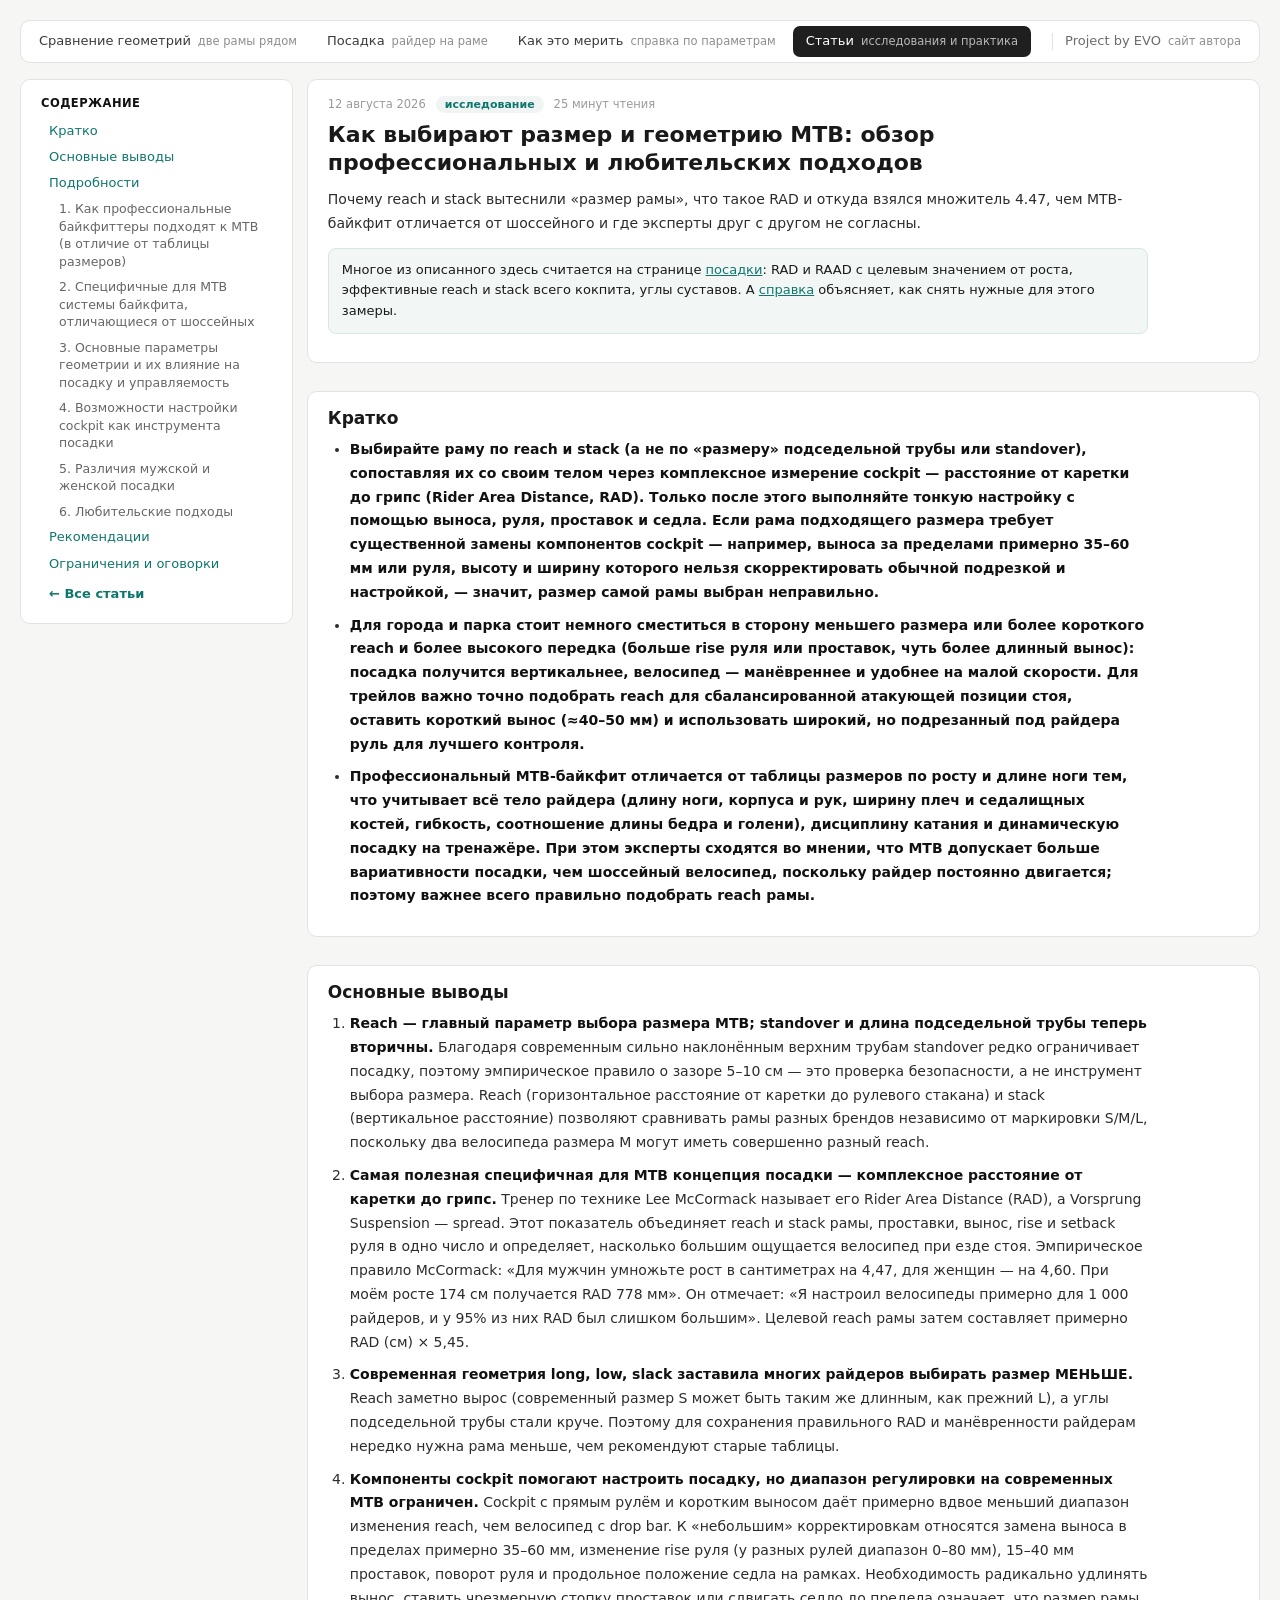
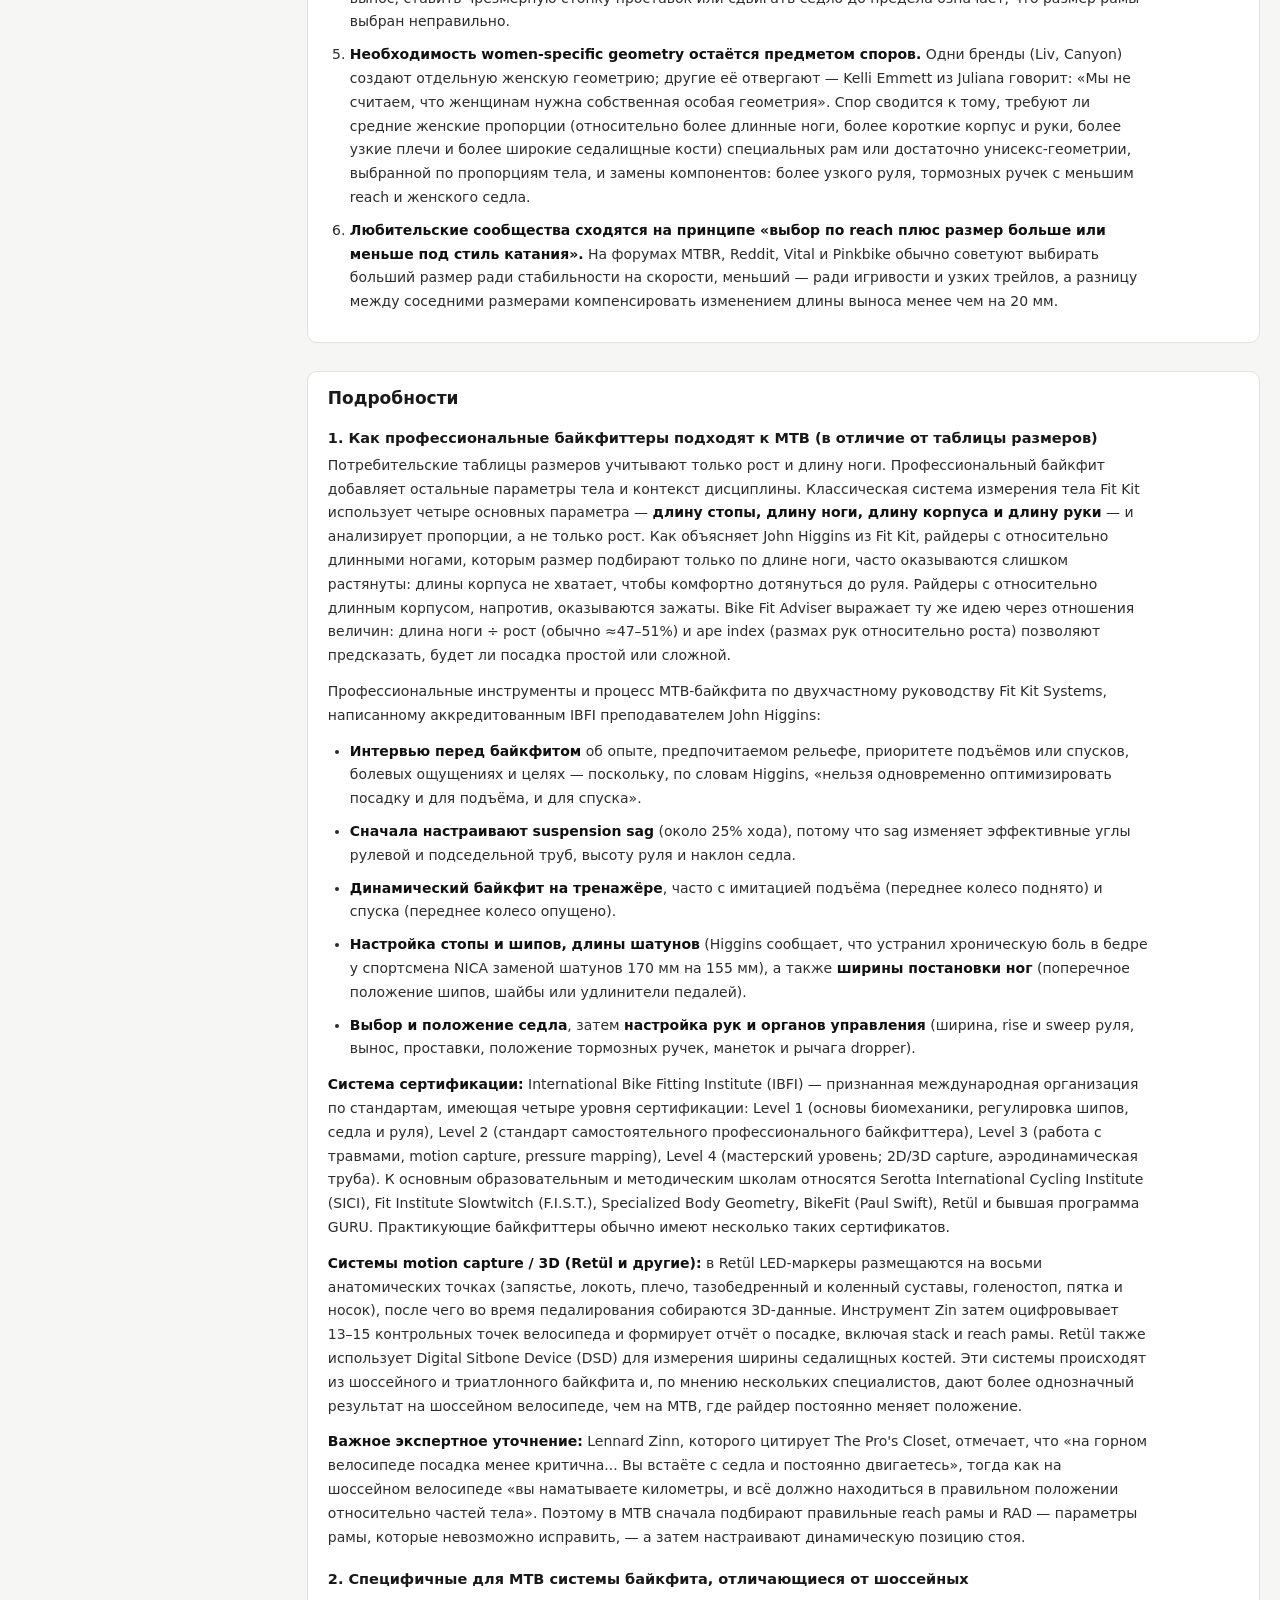
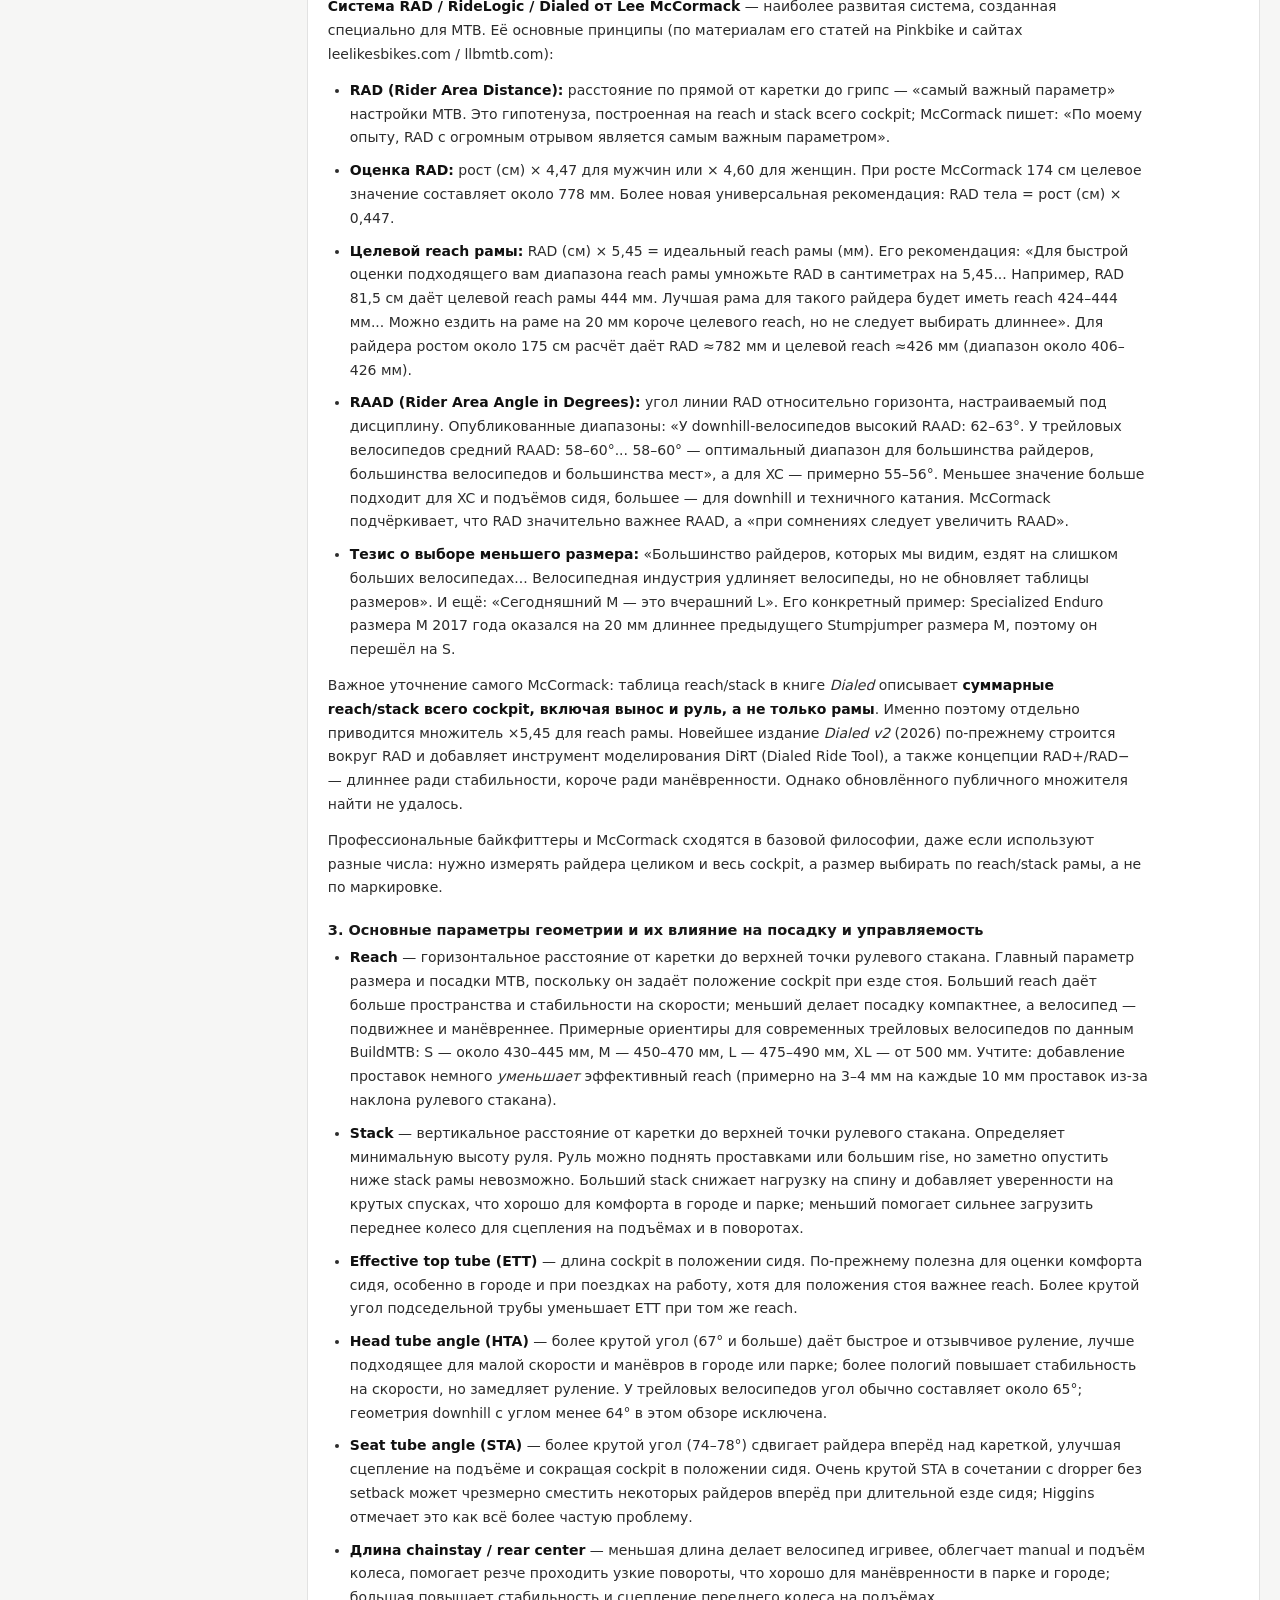
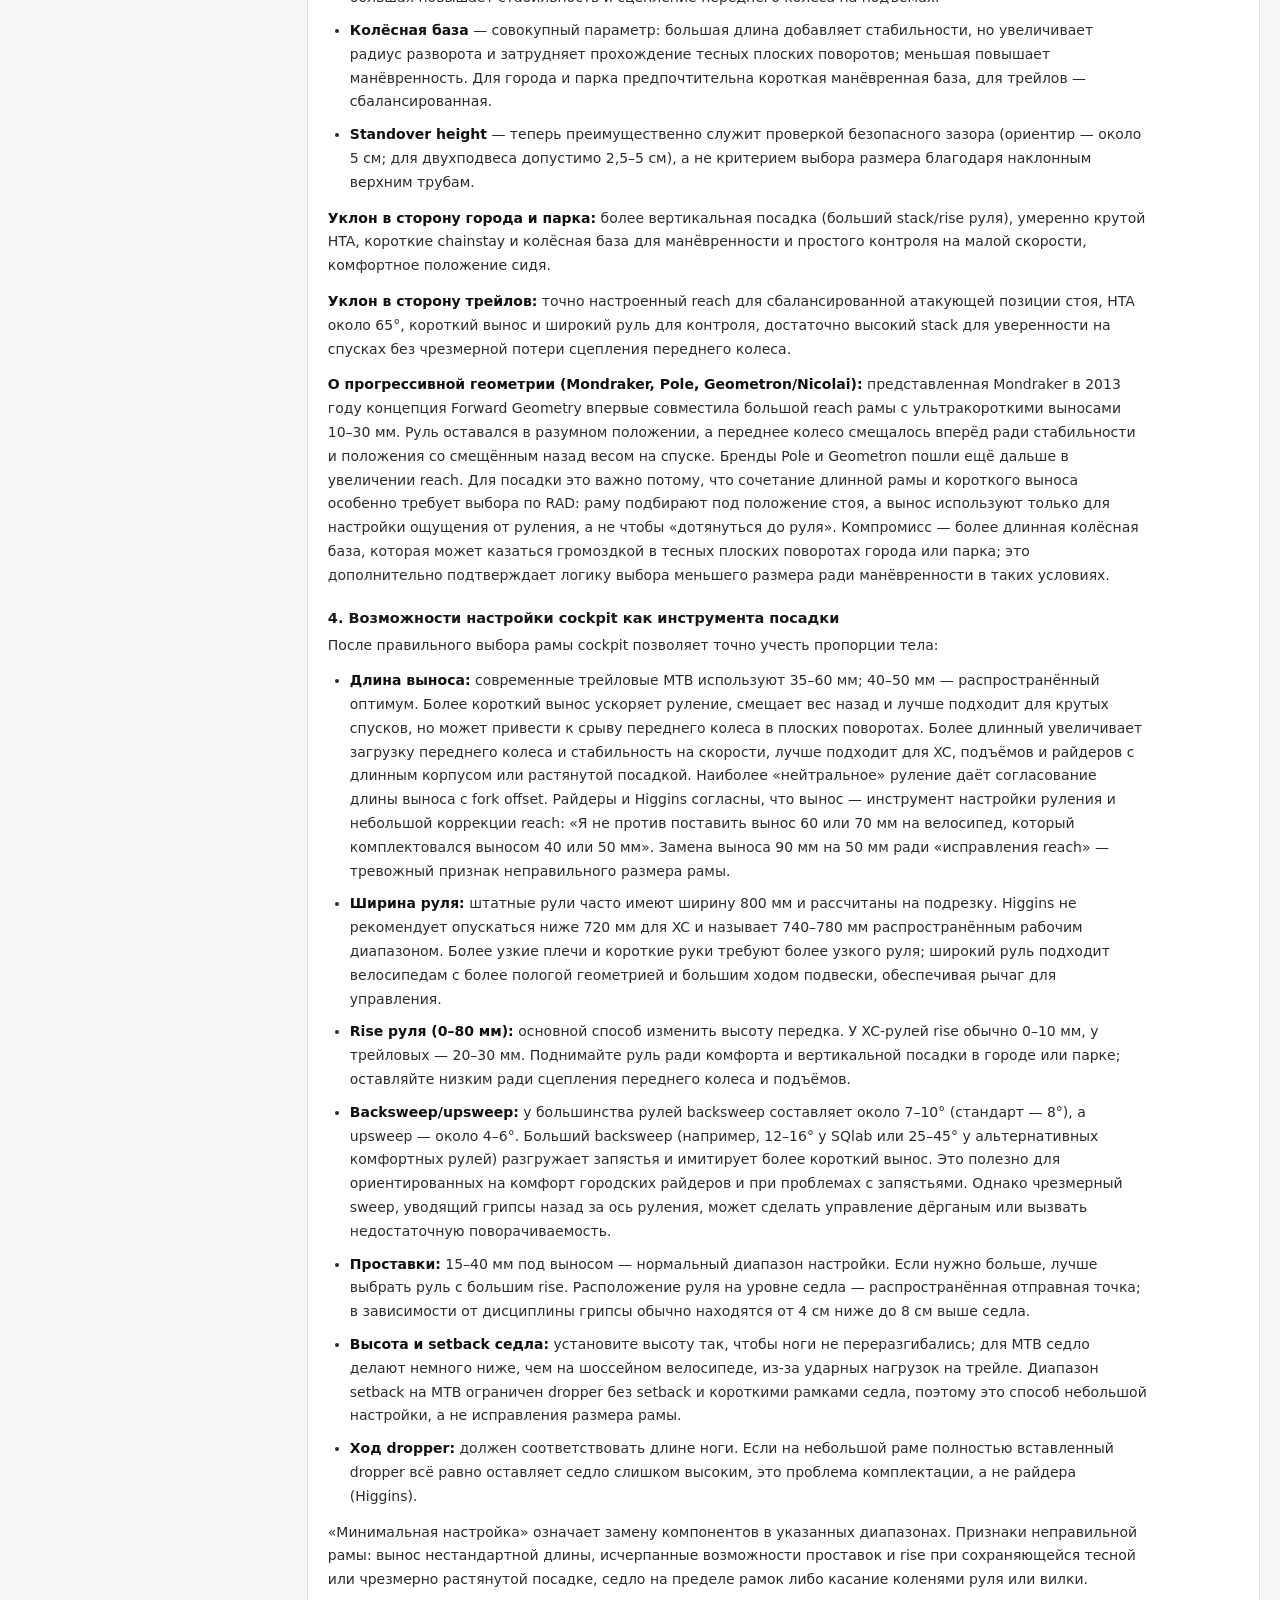
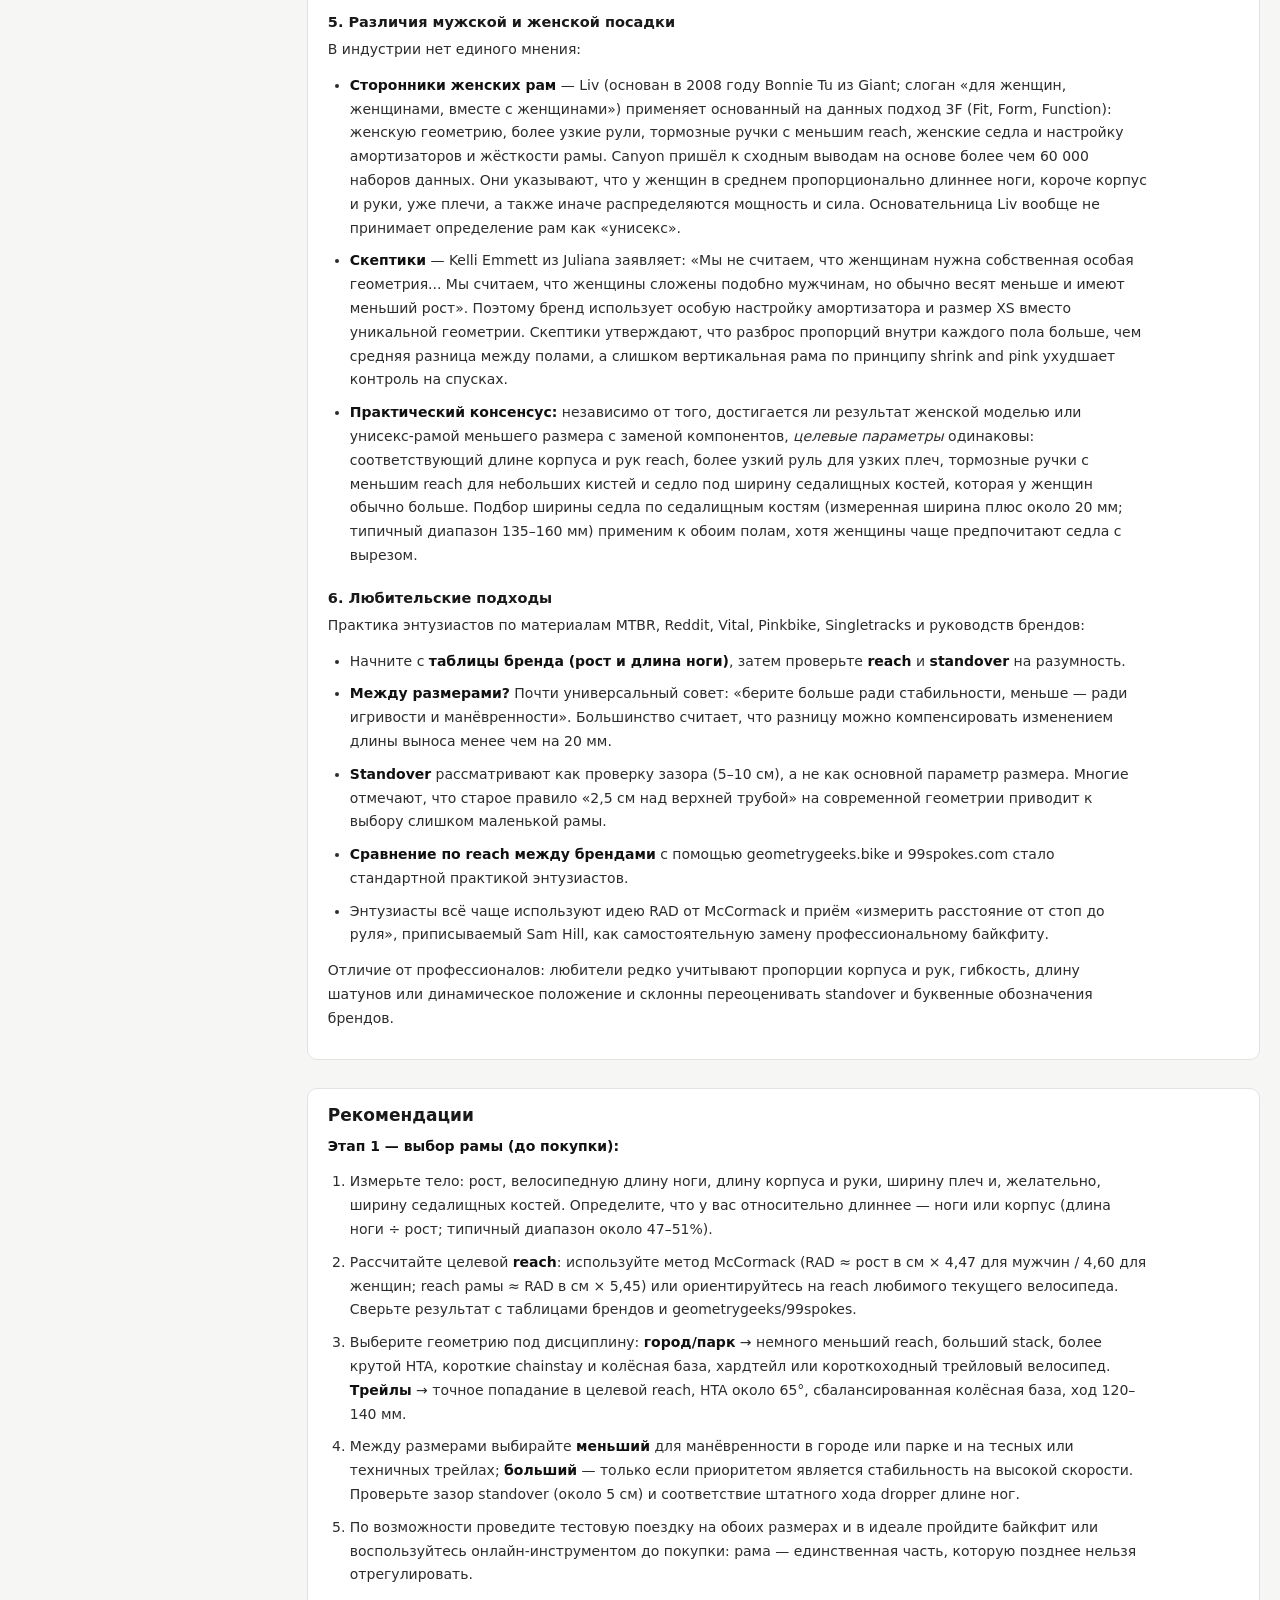
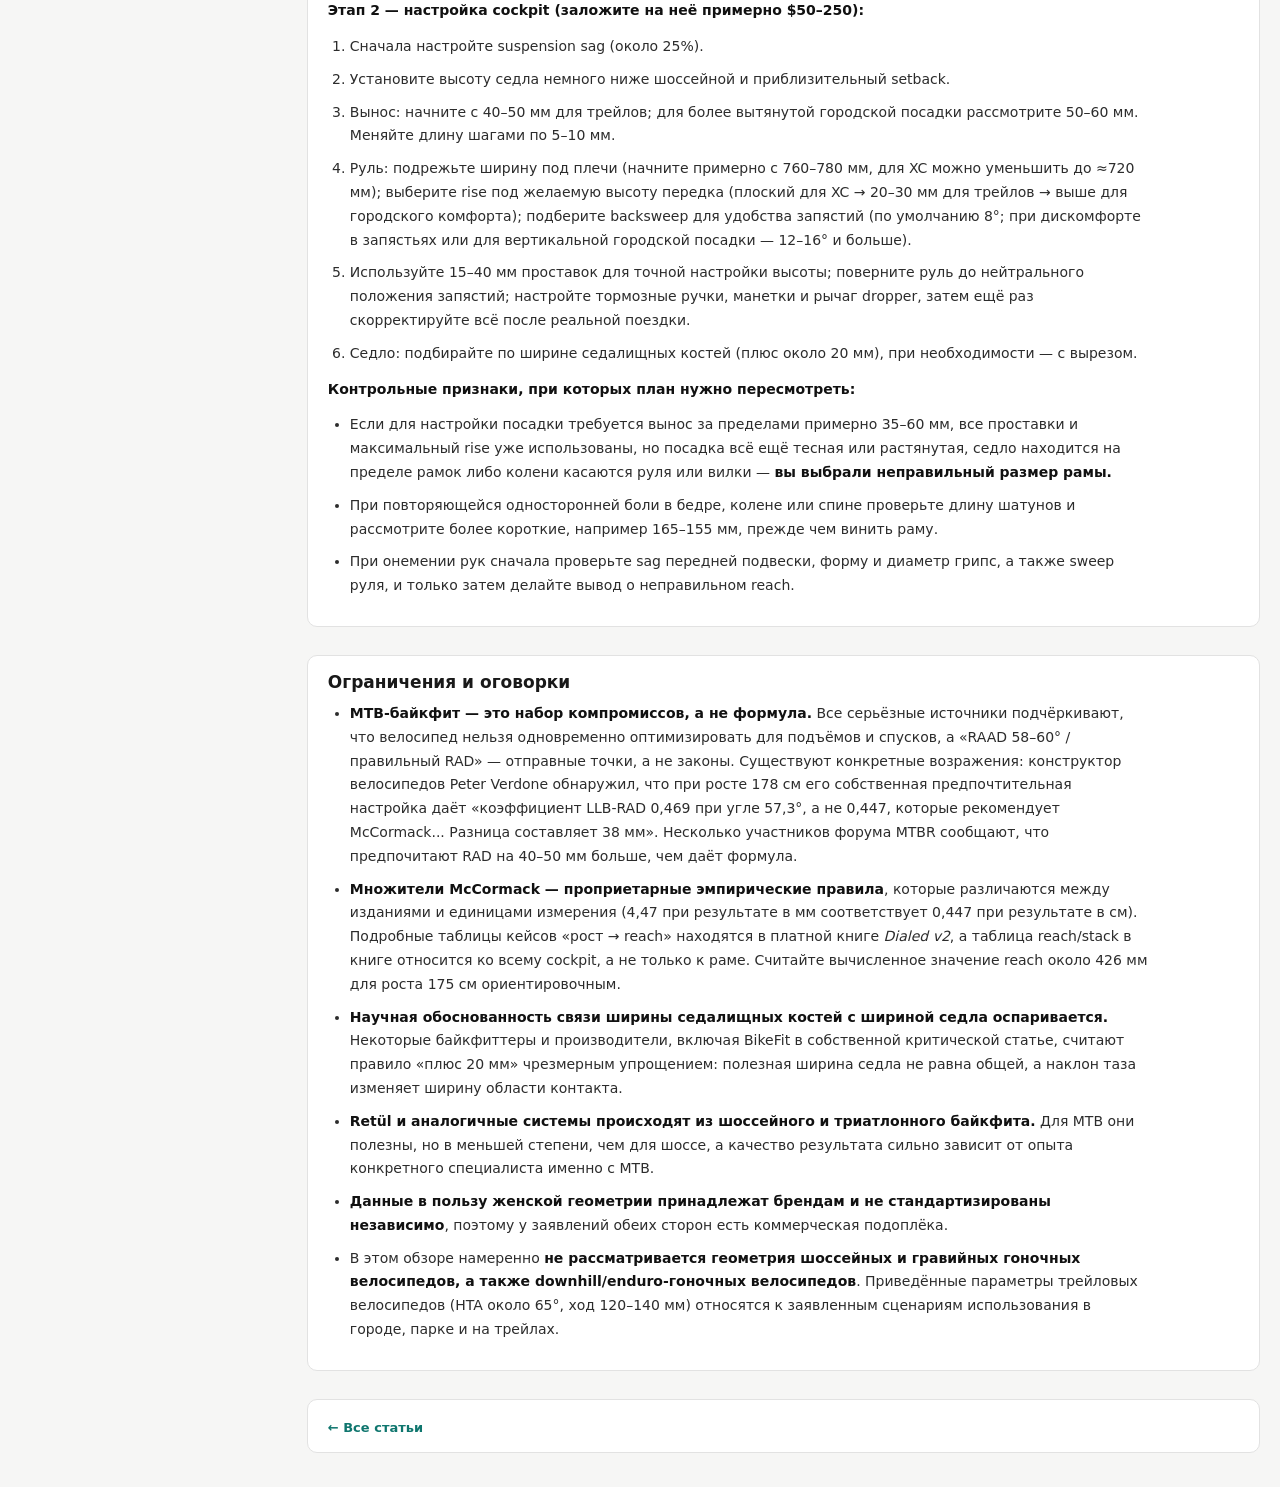
<file: article-bikefit-approaches.html>
<!DOCTYPE html>
<html lang="ru">
<head>
<meta charset="utf-8">
<meta name="viewport" content="width=device-width, initial-scale=1">
<title>Как выбирают размер и геометрию MTB — обзор подходов</title>
<link rel="stylesheet" href="site.css?v=d77220fe">
<link rel="stylesheet" href="read.css?v=d55b4626">
<style>
/* Отличия этой страницы от общей основы. Всё остальное — в site.css и read.css. */
.card{padding:16px 20px}
</style>
</head>
<body>

<script src="nav.js?v=fe891a9a"></script>

<div class="layout">
<aside class="panel">
  <div class="card toc">
    <b>Содержание</b>
    <a href="#short">Кратко</a>
    <a href="#key">Основные выводы</a>
    <a href="#details">Подробности</a>
    <a class="t2" href="#p1">1. Как профессиональные байкфиттеры подходят к MTB (в отличие от таблицы размеров)</a>
    <a class="t2" href="#p2">2. Специфичные для MTB системы байкфита, отличающиеся от шоссейных</a>
    <a class="t2" href="#p3">3. Основные параметры геометрии и их влияние на посадку и управляемость</a>
    <a class="t2" href="#p4">4. Возможности настройки cockpit как инструмента посадки</a>
    <a class="t2" href="#p5">5. Различия мужской и женской посадки</a>
    <a class="t2" href="#p6">6. Любительские подходы</a>
    <a href="#howto">Рекомендации</a>
    <a href="#limits">Ограничения и оговорки</a>
    <a class="back" href="articles.html">← Все статьи</a>
  </div>
</aside>

<main class="results">

<div class="card">
  <div class="artmeta">
    <time datetime="2026-08-12">12 августа 2026</time>
    <span class="tag">исследование</span>
    <span>25 минут чтения</span>
  </div>
  <h1>Как выбирают размер и геометрию MTB: обзор профессиональных и любительских подходов</h1>
  <p class="lead">Почему reach и stack вытеснили «размер рамы», что такое RAD и откуда взялся множитель 4.47, чем MTB-байкфит отличается от шоссейного и где эксперты друг с другом не согласны.</p>
  <div class="tip">Многое из описанного здесь считается на странице <a href="fit-lab.html">посадки</a>: RAD и RAAD с целевым значением от роста, эффективные reach и stack всего кокпита, углы суставов. А <a href="help.html">справка</a> объясняет, как снять нужные для этого замеры.</div>
</div>

<div class="card">
  <h2 id="short">Кратко</h2>
  <ul>
  <li><b>Выбирайте раму по reach и stack (а не по «размеру» подседельной трубы или standover), сопоставляя их со своим телом через комплексное измерение cockpit — расстояние от каретки до грипс (Rider Area Distance, RAD). Только после этого выполняйте тонкую настройку с помощью выноса, руля, проставок и седла. Если рама подходящего размера требует существенной замены компонентов cockpit — например, выноса за пределами примерно 35–60 мм или руля, высоту и ширину которого нельзя скорректировать обычной подрезкой и настройкой, — значит, размер самой рамы выбран неправильно.</b></li>
  <li><b>Для города и парка стоит немного сместиться в сторону меньшего размера или более короткого reach и более высокого передка (больше rise руля или проставок, чуть более длинный вынос): посадка получится вертикальнее, велосипед — манёвреннее и удобнее на малой скорости. Для трейлов важно точно подобрать reach для сбалансированной атакующей позиции стоя, оставить короткий вынос (≈40–50 мм) и использовать широкий, но подрезанный под райдера руль для лучшего контроля.</b></li>
  <li><b>Профессиональный MTB-байкфит отличается от таблицы размеров по росту и длине ноги тем, что учитывает всё тело райдера (длину ноги, корпуса и рук, ширину плеч и седалищных костей, гибкость, соотношение длины бедра и голени), дисциплину катания и динамическую посадку на тренажёре. При этом эксперты сходятся во мнении, что MTB допускает больше вариативности посадки, чем шоссейный велосипед, поскольку райдер постоянно двигается; поэтому важнее всего правильно подобрать reach рамы.</b></li>
  </ul>
</div>

<div class="card">
  <h2 id="key">Основные выводы</h2>
  <ol>
  <li><b>Reach — главный параметр выбора размера MTB; standover и длина подседельной трубы теперь вторичны.</b> Благодаря современным сильно наклонённым верхним трубам standover редко ограничивает посадку, поэтому эмпирическое правило о зазоре 5–10 см — это проверка безопасности, а не инструмент выбора размера. Reach (горизонтальное расстояние от каретки до рулевого стакана) и stack (вертикальное расстояние) позволяют сравнивать рамы разных брендов независимо от маркировки S/M/L, поскольку два велосипеда размера M могут иметь совершенно разный reach.</li>
    <li><b>Самая полезная специфичная для MTB концепция посадки — комплексное расстояние от каретки до грипс.</b> Тренер по технике Lee McCormack называет его Rider Area Distance (RAD), а Vorsprung Suspension — spread. Этот показатель объединяет reach и stack рамы, проставки, вынос, rise и setback руля в одно число и определяет, насколько большим ощущается велосипед при езде стоя. Эмпирическое правило McCormack: «Для мужчин умножьте рост в сантиметрах на 4,47, для женщин — на 4,60. При моём росте 174 см получается RAD 778 мм». Он отмечает: «Я настроил велосипеды примерно для 1 000 райдеров, и у 95% из них RAD был слишком большим». Целевой reach рамы затем составляет примерно RAD (см) × 5,45.</li>
    <li><b>Современная геометрия long, low, slack заставила многих райдеров выбирать размер МЕНЬШЕ.</b> Reach заметно вырос (современный размер S может быть таким же длинным, как прежний L), а углы подседельной трубы стали круче. Поэтому для сохранения правильного RAD и манёвренности райдерам нередко нужна рама меньше, чем рекомендуют старые таблицы.</li>
    <li><b>Компоненты cockpit помогают настроить посадку, но диапазон регулировки на современных MTB ограничен.</b> Cockpit с прямым рулём и коротким выносом даёт примерно вдвое меньший диапазон изменения reach, чем велосипед с drop bar. К «небольшим» корректировкам относятся замена выноса в пределах примерно 35–60 мм, изменение rise руля (у разных рулей диапазон 0–80 мм), 15–40 мм проставок, поворот руля и продольное положение седла на рамках. Необходимость радикально удлинять вынос, ставить чрезмерную стопку проставок или сдвигать седло до предела означает, что размер рамы выбран неправильно.</li>
    <li><b>Необходимость women-specific geometry остаётся предметом споров.</b> Одни бренды (Liv, Canyon) создают отдельную женскую геометрию; другие её отвергают — Kelli Emmett из Juliana говорит: «Мы не считаем, что женщинам нужна собственная особая геометрия». Спор сводится к тому, требуют ли средние женские пропорции (относительно более длинные ноги, более короткие корпус и руки, более узкие плечи и более широкие седалищные кости) специальных рам или достаточно унисекс-геометрии, выбранной по пропорциям тела, и замены компонентов: более узкого руля, тормозных ручек с меньшим reach и женского седла.</li>
    <li><b>Любительские сообщества сходятся на принципе «выбор по reach плюс размер больше или меньше под стиль катания».</b> На форумах MTBR, Reddit, Vital и Pinkbike обычно советуют выбирать больший размер ради стабильности на скорости, меньший — ради игривости и узких трейлов, а разницу между соседними размерами компенсировать изменением длины выноса менее чем на 20 мм.</li>
  </ol>
</div>

<div class="card">
  <h2 id="details">Подробности</h2>
  <h3 id="p1" class="sec3">1. Как профессиональные байкфиттеры подходят к MTB (в отличие от таблицы размеров)</h3>
  <p>Потребительские таблицы размеров учитывают только рост и длину ноги. Профессиональный байкфит добавляет остальные параметры тела и контекст дисциплины. Классическая система измерения тела Fit Kit использует четыре основных параметра — <b>длину стопы, длину ноги, длину корпуса и длину руки</b> — и анализирует пропорции, а не только рост. Как объясняет John Higgins из Fit Kit, райдеры с относительно длинными ногами, которым размер подбирают только по длине ноги, часто оказываются слишком растянуты: длины корпуса не хватает, чтобы комфортно дотянуться до руля. Райдеры с относительно длинным корпусом, напротив, оказываются зажаты. Bike Fit Adviser выражает ту же идею через отношения величин: длина ноги ÷ рост (обычно ≈47–51%) и ape index (размах рук относительно роста) позволяют предсказать, будет ли посадка простой или сложной.</p>
  <p>Профессиональные инструменты и процесс MTB-байкфита по двухчастному руководству Fit Kit Systems, написанному аккредитованным IBFI преподавателем John Higgins:</p>
  <ul>
  <li><b>Интервью перед байкфитом</b> об опыте, предпочитаемом рельефе, приоритете подъёмов или спусков, болевых ощущениях и целях — поскольку, по словам Higgins, «нельзя одновременно оптимизировать посадку и для подъёма, и для спуска».</li>
  <li><b>Сначала настраивают suspension sag</b> (около 25% хода), потому что sag изменяет эффективные углы рулевой и подседельной труб, высоту руля и наклон седла.</li>
  <li><b>Динамический байкфит на тренажёре</b>, часто с имитацией подъёма (переднее колесо поднято) и спуска (переднее колесо опущено).</li>
  <li><b>Настройка стопы и шипов, длины шатунов</b> (Higgins сообщает, что устранил хроническую боль в бедре у спортсмена NICA заменой шатунов 170 мм на 155 мм), а также <b>ширины постановки ног</b> (поперечное положение шипов, шайбы или удлинители педалей).</li>
  <li><b>Выбор и положение седла</b>, затем <b>настройка рук и органов управления</b> (ширина, rise и sweep руля, вынос, проставки, положение тормозных ручек, манеток и рычага dropper).</li>
  </ul>
  <p><b>Система сертификации:</b> International Bike Fitting Institute (IBFI) — признанная международная организация по стандартам, имеющая четыре уровня сертификации: Level 1 (основы биомеханики, регулировка шипов, седла и руля), Level 2 (стандарт самостоятельного профессионального байкфиттера), Level 3 (работа с травмами, motion capture, pressure mapping), Level 4 (мастерский уровень; 2D/3D capture, аэродинамическая труба). К основным образовательным и методическим школам относятся Serotta International Cycling Institute (SICI), Fit Institute Slowtwitch (F.I.S.T.), Specialized Body Geometry, BikeFit (Paul Swift), Retül и бывшая программа GURU. Практикующие байкфиттеры обычно имеют несколько таких сертификатов.</p>
  <p><b>Системы motion capture / 3D (Retül и другие):</b> в Retül LED-маркеры размещаются на восьми анатомических точках (запястье, локоть, плечо, тазобедренный и коленный суставы, голеностоп, пятка и носок), после чего во время педалирования собираются 3D-данные. Инструмент Zin затем оцифровывает 13–15 контрольных точек велосипеда и формирует отчёт о посадке, включая stack и reach рамы. Retül также использует Digital Sitbone Device (DSD) для измерения ширины седалищных костей. Эти системы происходят из шоссейного и триатлонного байкфита и, по мнению нескольких специалистов, дают более однозначный результат на шоссейном велосипеде, чем на MTB, где райдер постоянно меняет положение.</p>
  <p><b>Важное экспертное уточнение:</b> Lennard Zinn, которого цитирует The Pro&#x27;s Closet, отмечает, что «на горном велосипеде посадка менее критична... Вы встаёте с седла и постоянно двигаетесь», тогда как на шоссейном велосипеде «вы наматываете километры, и всё должно находиться в правильном положении относительно частей тела». Поэтому в MTB сначала подбирают правильные reach рамы и RAD — параметры рамы, которые невозможно исправить, — а затем настраивают динамическую позицию стоя.</p>
  <h3 id="p2" class="sec3">2. Специфичные для MTB системы байкфита, отличающиеся от шоссейных</h3>
  <p><b>Система RAD / RideLogic / Dialed от Lee McCormack</b> — наиболее развитая система, созданная специально для MTB. Её основные принципы (по материалам его статей на Pinkbike и сайтах leelikesbikes.com / llbmtb.com):</p>
  <ul>
  <li><b>RAD (Rider Area Distance):</b> расстояние по прямой от каретки до грипс — «самый важный параметр» настройки MTB. Это гипотенуза, построенная на reach и stack всего cockpit; McCormack пишет: «По моему опыту, RAD с огромным отрывом является самым важным параметром».</li>
  <li><b>Оценка RAD:</b> рост (см) × 4,47 для мужчин или × 4,60 для женщин. При росте McCormack 174 см целевое значение составляет около 778 мм. Более новая универсальная рекомендация: RAD тела = рост (см) × 0,447.</li>
  <li><b>Целевой reach рамы:</b> RAD (см) × 5,45 = идеальный reach рамы (мм). Его рекомендация: «Для быстрой оценки подходящего вам диапазона reach рамы умножьте RAD в сантиметрах на 5,45... Например, RAD 81,5 см даёт целевой reach рамы 444 мм. Лучшая рама для такого райдера будет иметь reach 424–444 мм... Можно ездить на раме на 20 мм короче целевого reach, но не следует выбирать длиннее». Для райдера ростом около 175 см расчёт даёт RAD ≈782 мм и целевой reach ≈426 мм (диапазон около 406–426 мм).</li>
  <li><b>RAAD (Rider Area Angle in Degrees):</b> угол линии RAD относительно горизонта, настраиваемый под дисциплину. Опубликованные диапазоны: «У downhill-велосипедов высокий RAAD: 62–63°. У трейловых велосипедов средний RAAD: 58–60°... 58–60° — оптимальный диапазон для большинства райдеров, большинства велосипедов и большинства мест», а для XC — примерно 55–56°. Меньшее значение больше подходит для XC и подъёмов сидя, большее — для downhill и техничного катания. McCormack подчёркивает, что RAD значительно важнее RAAD, а «при сомнениях следует увеличить RAAD».</li>
  <li><b>Тезис о выборе меньшего размера:</b> «Большинство райдеров, которых мы видим, ездят на слишком больших велосипедах... Велосипедная индустрия удлиняет велосипеды, но не обновляет таблицы размеров». И ещё: «Сегодняшний M — это вчерашний L». Его конкретный пример: Specialized Enduro размера M 2017 года оказался на 20 мм длиннее предыдущего Stumpjumper размера M, поэтому он перешёл на S.</li>
  </ul>
  <p>Важное уточнение самого McCormack: таблица reach/stack в книге <em>Dialed</em> описывает <b>суммарные reach/stack всего cockpit, включая вынос и руль, а не только рамы</b>. Именно поэтому отдельно приводится множитель ×5,45 для reach рамы. Новейшее издание <em>Dialed v2</em> (2026) по-прежнему строится вокруг RAD и добавляет инструмент моделирования DiRT (Dialed Ride Tool), а также концепции RAD+/RAD− — длиннее ради стабильности, короче ради манёвренности. Однако обновлённого публичного множителя найти не удалось.</p>
  <p>Профессиональные байкфиттеры и McCormack сходятся в базовой философии, даже если используют разные числа: нужно измерять райдера целиком и весь cockpit, а размер выбирать по reach/stack рамы, а не по маркировке.</p>
  <h3 id="p3" class="sec3">3. Основные параметры геометрии и их влияние на посадку и управляемость</h3>
  <ul>
  <li><b>Reach</b> — горизонтальное расстояние от каретки до верхней точки рулевого стакана. Главный параметр размера и посадки MTB, поскольку он задаёт положение cockpit при езде стоя. Больший reach даёт больше пространства и стабильности на скорости; меньший делает посадку компактнее, а велосипед — подвижнее и манёвреннее. Примерные ориентиры для современных трейловых велосипедов по данным BuildMTB: S — около 430–445 мм, M — 450–470 мм, L — 475–490 мм, XL — от 500 мм. Учтите: добавление проставок немного <em>уменьшает</em> эффективный reach (примерно на 3–4 мм на каждые 10 мм проставок из-за наклона рулевого стакана).</li>
  <li><b>Stack</b> — вертикальное расстояние от каретки до верхней точки рулевого стакана. Определяет минимальную высоту руля. Руль можно поднять проставками или большим rise, но заметно опустить ниже stack рамы невозможно. Больший stack снижает нагрузку на спину и добавляет уверенности на крутых спусках, что хорошо для комфорта в городе и парке; меньший помогает сильнее загрузить переднее колесо для сцепления на подъёмах и в поворотах.</li>
  <li><b>Effective top tube (ETT)</b> — длина cockpit в положении сидя. По-прежнему полезна для оценки комфорта сидя, особенно в городе и при поездках на работу, хотя для положения стоя важнее reach. Более крутой угол подседельной трубы уменьшает ETT при том же reach.</li>
  <li><b>Head tube angle (HTA)</b> — более крутой угол (67° и больше) даёт быстрое и отзывчивое руление, лучше подходящее для малой скорости и манёвров в городе или парке; более пологий повышает стабильность на скорости, но замедляет руление. У трейловых велосипедов угол обычно составляет около 65°; геометрия downhill с углом менее 64° в этом обзоре исключена.</li>
  <li><b>Seat tube angle (STA)</b> — более крутой угол (74–78°) сдвигает райдера вперёд над кареткой, улучшая сцепление на подъёме и сокращая cockpit в положении сидя. Очень крутой STA в сочетании с dropper без setback может чрезмерно сместить некоторых райдеров вперёд при длительной езде сидя; Higgins отмечает это как всё более частую проблему.</li>
  <li><b>Длина chainstay / rear center</b> — меньшая длина делает велосипед игривее, облегчает manual и подъём колеса, помогает резче проходить узкие повороты, что хорошо для манёвренности в парке и городе; большая повышает стабильность и сцепление переднего колеса на подъёмах.</li>
  <li><b>Колёсная база</b> — совокупный параметр: большая длина добавляет стабильности, но увеличивает радиус разворота и затрудняет прохождение тесных плоских поворотов; меньшая повышает манёвренность. Для города и парка предпочтительна короткая манёвренная база, для трейлов — сбалансированная.</li>
  <li><b>Standover height</b> — теперь преимущественно служит проверкой безопасного зазора (ориентир — около 5 см; для двухподвеса допустимо 2,5–5 см), а не критерием выбора размера благодаря наклонным верхним трубам.</li>
  </ul>
  <p><b>Уклон в сторону города и парка:</b> более вертикальная посадка (больший stack/rise руля), умеренно крутой HTA, короткие chainstay и колёсная база для манёвренности и простого контроля на малой скорости, комфортное положение сидя.</p>
  <p><b>Уклон в сторону трейлов:</b> точно настроенный reach для сбалансированной атакующей позиции стоя, HTA около 65°, короткий вынос и широкий руль для контроля, достаточно высокий stack для уверенности на спусках без чрезмерной потери сцепления переднего колеса.</p>
  <p><b>О прогрессивной геометрии (Mondraker, Pole, Geometron/Nicolai):</b> представленная Mondraker в 2013 году концепция Forward Geometry впервые совместила большой reach рамы с ультракороткими выносами 10–30 мм. Руль оставался в разумном положении, а переднее колесо смещалось вперёд ради стабильности и положения со смещённым назад весом на спуске. Бренды Pole и Geometron пошли ещё дальше в увеличении reach. Для посадки это важно потому, что сочетание длинной рамы и короткого выноса особенно требует выбора по RAD: раму подбирают под положение стоя, а вынос используют только для настройки ощущения от руления, а не чтобы «дотянуться до руля». Компромисс — более длинная колёсная база, которая может казаться громоздкой в тесных плоских поворотах города или парка; это дополнительно подтверждает логику выбора меньшего размера ради манёвренности в таких условиях.</p>
  <h3 id="p4" class="sec3">4. Возможности настройки cockpit как инструмента посадки</h3>
  <p>После правильного выбора рамы cockpit позволяет точно учесть пропорции тела:</p>
  <ul>
  <li><b>Длина выноса:</b> современные трейловые MTB используют 35–60 мм; 40–50 мм — распространённый оптимум. Более короткий вынос ускоряет руление, смещает вес назад и лучше подходит для крутых спусков, но может привести к срыву переднего колеса в плоских поворотах. Более длинный увеличивает загрузку переднего колеса и стабильность на скорости, лучше подходит для XC, подъёмов и райдеров с длинным корпусом или растянутой посадкой. Наиболее «нейтральное» руление даёт согласование длины выноса с fork offset. Райдеры и Higgins согласны, что вынос — инструмент настройки руления и небольшой коррекции reach: «Я не против поставить вынос 60 или 70 мм на велосипед, который комплектовался выносом 40 или 50 мм». Замена выноса 90 мм на 50 мм ради «исправления reach» — тревожный признак неправильного размера рамы.</li>
  <li><b>Ширина руля:</b> штатные рули часто имеют ширину 800 мм и рассчитаны на подрезку. Higgins не рекомендует опускаться ниже 720 мм для XC и называет 740–780 мм распространённым рабочим диапазоном. Более узкие плечи и короткие руки требуют более узкого руля; широкий руль подходит велосипедам с более пологой геометрией и большим ходом подвески, обеспечивая рычаг для управления.</li>
  <li><b>Rise руля (0–80 мм):</b> основной способ изменить высоту передка. У XC-рулей rise обычно 0–10 мм, у трейловых — 20–30 мм. Поднимайте руль ради комфорта и вертикальной посадки в городе или парке; оставляйте низким ради сцепления переднего колеса и подъёмов.</li>
  <li><b>Backsweep/upsweep:</b> у большинства рулей backsweep составляет около 7–10° (стандарт — 8°), а upsweep — около 4–6°. Больший backsweep (например, 12–16° у SQlab или 25–45° у альтернативных комфортных рулей) разгружает запястья и имитирует более короткий вынос. Это полезно для ориентированных на комфорт городских райдеров и при проблемах с запястьями. Однако чрезмерный sweep, уводящий грипсы назад за ось руления, может сделать управление дёрганым или вызвать недостаточную поворачиваемость.</li>
  <li><b>Проставки:</b> 15–40 мм под выносом — нормальный диапазон настройки. Если нужно больше, лучше выбрать руль с большим rise. Расположение руля на уровне седла — распространённая отправная точка; в зависимости от дисциплины грипсы обычно находятся от 4 см ниже до 8 см выше седла.</li>
  <li><b>Высота и setback седла:</b> установите высоту так, чтобы ноги не переразгибались; для MTB седло делают немного ниже, чем на шоссейном велосипеде, из-за ударных нагрузок на трейле. Диапазон setback на MTB ограничен dropper без setback и короткими рамками седла, поэтому это способ небольшой настройки, а не исправления размера рамы.</li>
  <li><b>Ход dropper:</b> должен соответствовать длине ноги. Если на небольшой раме полностью вставленный dropper всё равно оставляет седло слишком высоким, это проблема комплектации, а не райдера (Higgins).</li>
  </ul>
  <p>«Минимальная настройка» означает замену компонентов в указанных диапазонах. Признаки неправильной рамы: вынос нестандартной длины, исчерпанные возможности проставок и rise при сохраняющейся тесной или чрезмерно растянутой посадке, седло на пределе рамок либо касание коленями руля или вилки.</p>
  <h3 id="p5" class="sec3">5. Различия мужской и женской посадки</h3>
  <p>В индустрии нет единого мнения:</p>
  <ul>
  <li><b>Сторонники женских рам</b> — Liv (основан в 2008 году Bonnie Tu из Giant; слоган «для женщин, женщинами, вместе с женщинами») применяет основанный на данных подход 3F (Fit, Form, Function): женскую геометрию, более узкие рули, тормозные ручки с меньшим reach, женские седла и настройку амортизаторов и жёсткости рамы. Canyon пришёл к сходным выводам на основе более чем 60 000 наборов данных. Они указывают, что у женщин в среднем пропорционально длиннее ноги, короче корпус и руки, уже плечи, а также иначе распределяются мощность и сила. Основательница Liv вообще не принимает определение рам как «унисекс».</li>
  <li><b>Скептики</b> — Kelli Emmett из Juliana заявляет: «Мы не считаем, что женщинам нужна собственная особая геометрия... Мы считаем, что женщины сложены подобно мужчинам, но обычно весят меньше и имеют меньший рост». Поэтому бренд использует особую настройку амортизатора и размер XS вместо уникальной геометрии. Скептики утверждают, что разброс пропорций внутри каждого пола больше, чем средняя разница между полами, а слишком вертикальная рама по принципу shrink and pink ухудшает контроль на спусках.</li>
  <li><b>Практический консенсус:</b> независимо от того, достигается ли результат женской моделью или унисекс-рамой меньшего размера с заменой компонентов, <em>целевые параметры</em> одинаковы: соответствующий длине корпуса и рук reach, более узкий руль для узких плеч, тормозные ручки с меньшим reach для небольших кистей и седло под ширину седалищных костей, которая у женщин обычно больше. Подбор ширины седла по седалищным костям (измеренная ширина плюс около 20 мм; типичный диапазон 135–160 мм) применим к обоим полам, хотя женщины чаще предпочитают седла с вырезом.</li>
  </ul>
  <h3 id="p6" class="sec3">6. Любительские подходы</h3>
  <p>Практика энтузиастов по материалам MTBR, Reddit, Vital, Pinkbike, Singletracks и руководств брендов:</p>
  <ul>
  <li>Начните с <b>таблицы бренда (рост и длина ноги)</b>, затем проверьте <b>reach</b> и <b>standover</b> на разумность.</li>
  <li><b>Между размерами?</b> Почти универсальный совет: «берите больше ради стабильности, меньше — ради игривости и манёвренности». Большинство считает, что разницу можно компенсировать изменением длины выноса менее чем на 20 мм.</li>
  <li><b>Standover</b> рассматривают как проверку зазора (5–10 см), а не как основной параметр размера. Многие отмечают, что старое правило «2,5 см над верхней трубой» на современной геометрии приводит к выбору слишком маленькой рамы.</li>
  <li><b>Сравнение по reach между брендами</b> с помощью geometrygeeks.bike и 99spokes.com стало стандартной практикой энтузиастов.</li>
  <li>Энтузиасты всё чаще используют идею RAD от McCormack и приём «измерить расстояние от стоп до руля», приписываемый Sam Hill, как самостоятельную замену профессиональному байкфиту.</li>
  </ul>
  <p>Отличие от профессионалов: любители редко учитывают пропорции корпуса и рук, гибкость, длину шатунов или динамическое положение и склонны переоценивать standover и буквенные обозначения брендов.</p>
</div>

<div class="card">
  <h2 id="howto">Рекомендации</h2>
  <p><b>Этап 1 — выбор рамы (до покупки):</b></p>
  <ol>
  <li>Измерьте тело: рост, велосипедную длину ноги, длину корпуса и руки, ширину плеч и, желательно, ширину седалищных костей. Определите, что у вас относительно длиннее — ноги или корпус (длина ноги ÷ рост; типичный диапазон около 47–51%).</li>
  <li>Рассчитайте целевой <b>reach</b>: используйте метод McCormack (RAD ≈ рост в см × 4,47 для мужчин / 4,60 для женщин; reach рамы ≈ RAD в см × 5,45) или ориентируйтесь на reach любимого текущего велосипеда. Сверьте результат с таблицами брендов и geometrygeeks/99spokes.</li>
  <li>Выберите геометрию под дисциплину: <b>город/парк</b> → немного меньший reach, больший stack, более крутой HTA, короткие chainstay и колёсная база, хардтейл или короткоходный трейловый велосипед. <b>Трейлы</b> → точное попадание в целевой reach, HTA около 65°, сбалансированная колёсная база, ход 120–140 мм.</li>
  <li>Между размерами выбирайте <b>меньший</b> для манёвренности в городе или парке и на тесных или техничных трейлах; <b>больший</b> — только если приоритетом является стабильность на высокой скорости. Проверьте зазор standover (около 5 см) и соответствие штатного хода dropper длине ног.</li>
  <li>По возможности проведите тестовую поездку на обоих размерах и в идеале пройдите байкфит или воспользуйтесь онлайн-инструментом до покупки: рама — единственная часть, которую позднее нельзя отрегулировать.</li>
  </ol>
  <p><b>Этап 2 — настройка cockpit (заложите на неё примерно $50–250):</b></p>
  <ol>
  <li>Сначала настройте suspension sag (около 25%).</li>
  <li>Установите высоту седла немного ниже шоссейной и приблизительный setback.</li>
  <li>Вынос: начните с 40–50 мм для трейлов; для более вытянутой городской посадки рассмотрите 50–60 мм. Меняйте длину шагами по 5–10 мм.</li>
  <li>Руль: подрежьте ширину под плечи (начните примерно с 760–780 мм, для XC можно уменьшить до ≈720 мм); выберите rise под желаемую высоту передка (плоский для XC → 20–30 мм для трейлов → выше для городского комфорта); подберите backsweep для удобства запястий (по умолчанию 8°; при дискомфорте в запястьях или для вертикальной городской посадки — 12–16° и больше).</li>
  <li>Используйте 15–40 мм проставок для точной настройки высоты; поверните руль до нейтрального положения запястий; настройте тормозные ручки, манетки и рычаг dropper, затем ещё раз скорректируйте всё после реальной поездки.</li>
  <li>Седло: подбирайте по ширине седалищных костей (плюс около 20 мм), при необходимости — с вырезом.</li>
  </ol>
  <p><b>Контрольные признаки, при которых план нужно пересмотреть:</b></p>
  <ul>
  <li>Если для настройки посадки требуется вынос за пределами примерно 35–60 мм, все проставки и максимальный rise уже использованы, но посадка всё ещё тесная или растянутая, седло находится на пределе рамок либо колени касаются руля или вилки — <b>вы выбрали неправильный размер рамы.</b></li>
  <li>При повторяющейся односторонней боли в бедре, колене или спине проверьте длину шатунов и рассмотрите более короткие, например 165–155 мм, прежде чем винить раму.</li>
  <li>При онемении рук сначала проверьте sag передней подвески, форму и диаметр грипс, а также sweep руля, и только затем делайте вывод о неправильном reach.</li>
  </ul>
</div>

<div class="card">
  <h2 id="limits">Ограничения и оговорки</h2>
  <ul>
  <li><b>MTB-байкфит — это набор компромиссов, а не формула.</b> Все серьёзные источники подчёркивают, что велосипед нельзя одновременно оптимизировать для подъёмов и спусков, а «RAAD 58–60° / правильный RAD» — отправные точки, а не законы. Существуют конкретные возражения: конструктор велосипедов Peter Verdone обнаружил, что при росте 178 см его собственная предпочтительная настройка даёт «коэффициент LLB-RAD 0,469 при угле 57,3°, а не 0,447, которые рекомендует McCormack... Разница составляет 38 мм». Несколько участников форума MTBR сообщают, что предпочитают RAD на 40–50 мм больше, чем даёт формула.</li>
  <li><b>Множители McCormack — проприетарные эмпирические правила</b>, которые различаются между изданиями и единицами измерения (4,47 при результате в мм соответствует 0,447 при результате в см). Подробные таблицы кейсов «рост → reach» находятся в платной книге <em>Dialed v2</em>, а таблица reach/stack в книге относится ко всему cockpit, а не только к раме. Считайте вычисленное значение reach около 426 мм для роста 175 см ориентировочным.</li>
  <li><b>Научная обоснованность связи ширины седалищных костей с шириной седла оспаривается.</b> Некоторые байкфиттеры и производители, включая BikeFit в собственной критической статье, считают правило «плюс 20 мм» чрезмерным упрощением: полезная ширина седла не равна общей, а наклон таза изменяет ширину области контакта.</li>
  <li><b>Retül и аналогичные системы происходят из шоссейного и триатлонного байкфита.</b> Для MTB они полезны, но в меньшей степени, чем для шоссе, а качество результата сильно зависит от опыта конкретного специалиста именно с MTB.</li>
  <li><b>Данные в пользу женской геометрии принадлежат брендам и не стандартизированы независимо</b>, поэтому у заявлений обеих сторон есть коммерческая подоплёка.</li>
  <li>В этом обзоре намеренно <b>не рассматривается геометрия шоссейных и гравийных гоночных велосипедов, а также downhill/enduro-гоночных велосипедов</b>. Приведённые параметры трейловых велосипедов (HTA около 65°, ход 120–140 мм) относятся к заявленным сценариям использования в городе, парке и на трейлах.</li>
  </ul>
</div>
<div class="card">
  <a class="back" href="articles.html">← Все статьи</a>
</div>

</main>
</div>

<script>
/* Отключить аналитику для себя: открыть любую страницу с #toggle-goatcounter. */
(function(){
  if (location.hash !== '#toggle-goatcounter') return;
  var off;
  try{
    off = localStorage.getItem('skipgc') !== 't';
    if (off) localStorage.setItem('skipgc','t'); else localStorage.removeItem('skipgc');
  }catch(e){ return; }
  try{ history.replaceState(null,'',location.pathname+location.search); }catch(e){ location.hash=''; }
  alert('Аналитика в этом браузере ' + (off ? 'ВЫКЛЮЧЕНА' : 'ВКЛЮЧЕНА') + '.');
})();

/* Путь для статистики — только имя файла, без папки, в которой лежит сайт.
   Иначе одна и та же страница считается дважды: сервер отдаёт её и по
   /bike-geometry-lab/, и по /bike-geometry-lab/index.html, а для GoatCounter
   это два разных пути. Заодно цифры перестают зависеть от места публикации:
   в подпапке, в корне домена или на зеркале — статистика одна и та же.
   Ставится ДО загрузки count.js, он делает window.goatcounter||{} и наше
   значение сохраняет. */
window.goatcounter = window.goatcounter || {};
window.goatcounter.path = function(){
  return '/' + (location.pathname.split('/').pop() || 'index.html');
};
</script>

<script data-goatcounter="https://evo-expirience.goatcounter.com/count"
        async src="https://gc.zgo.at/count.js"></script>
</body>
</html>
</file>
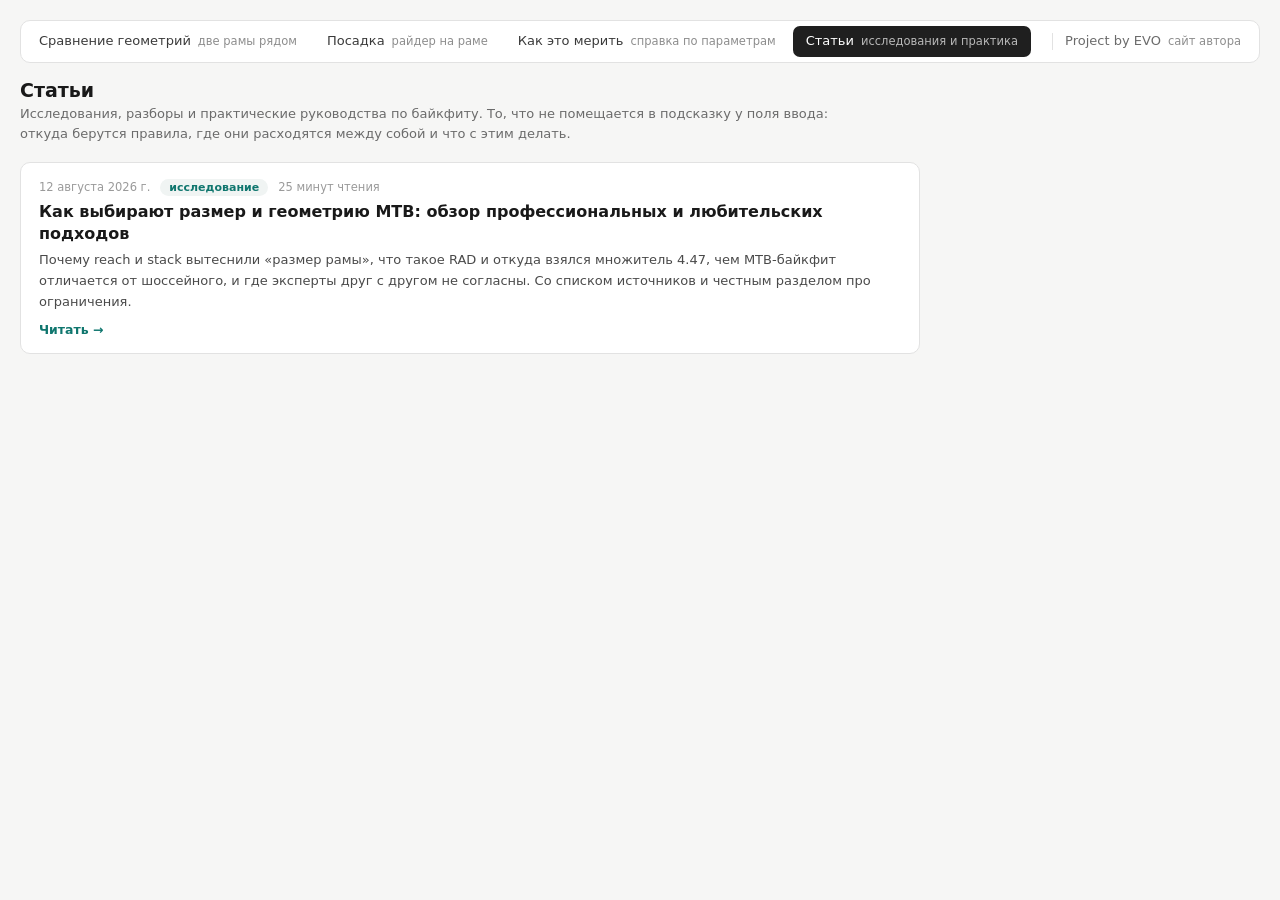
<file: articles.html>
<!DOCTYPE html>
<html lang="ru">
<head>
<meta charset="utf-8">
<meta name="viewport" content="width=device-width, initial-scale=1">
<title>Статьи — исследования и практика байкфита</title>
<link rel="stylesheet" href="site.css?v=d77220fe">
<style>

/* ---- список статей ---- */
.wrap{max-width:900px}
.post{display:block;text-decoration:none;color:inherit;background:#fff;border:1px solid var(--bd);
      border-radius:10px;padding:16px 18px;margin-bottom:12px}
.post:hover{border-color:#c9c9c8;background:#fdfdfd}
.pmeta{display:flex;gap:10px;align-items:baseline;flex-wrap:wrap;font-size:11.5px;color:#9a9a9a;margin-bottom:5px}
.pmeta time{font-variant-numeric:tabular-nums}
.ptitle{font-size:16px;font-weight:650;line-height:1.35;margin:0 0 6px}
.plead{font-size:13px;color:#4a4a4a;line-height:1.6;margin:0}
.pmore{font-size:12.5px;color:var(--acc);font-weight:600;margin-top:9px}
.empty{font-size:13px;color:var(--mut);line-height:1.6}

/* Отличия этой страницы от общей основы (site.css). */
.sub{max-width:820px;line-height:1.55}
.card{padding:16px 18px}
</style>
</head>
<body>

<script src="nav.js?v=fe891a9a"></script>

<div class="wrap">
<h1>Статьи</h1>
<div class="sub">Исследования, разборы и практические руководства по байкфиту. То, что не помещается в подсказку у поля ввода: откуда берутся правила, где они расходятся между собой и что с этим делать.</div>

<div id="list"></div>
</div>

<script>
/* Список статей. Чтобы добавить новую: положить рядом файл article-<слаг>.html
   и дописать сюда одну запись сверху. Порядок в массиве и есть порядок на странице —
   сортировки по дате нет намеренно, чтобы можно было закрепить что-то важное. */
const POSTS = [
  {
    href:  'article-bikefit-approaches.html',
    date:  '2026-08-12',
    tags:  ['исследование'],
    title: 'Как выбирают размер и геометрию MTB: обзор профессиональных и любительских подходов',
    lead:  'Почему reach и stack вытеснили «размер рамы», что такое RAD и откуда взялся множитель 4.47, чем MTB-байкфит отличается от шоссейного, и где эксперты друг с другом не согласны. Со списком источников и честным разделом про ограничения.',
    read:  '25 минут'
  }
];

document.getElementById('list').innerHTML = POSTS.length
  ? POSTS.map(p => `<a class="post" href="${p.href}">
      <div class="pmeta">
        <time datetime="${p.date}">${new Date(p.date).toLocaleDateString('ru-RU',{day:'numeric',month:'long',year:'numeric'})}</time>
        ${(p.tags||[]).map(t=>`<span class="tag">${t}</span>`).join('')}
        ${p.read?`<span>${p.read} чтения</span>`:''}
      </div>
      <div class="ptitle">${p.title}</div>
      <p class="plead">${p.lead}</p>
      <div class="pmore">Читать →</div>
    </a>`).join('')
  : '<div class="card empty">Пока пусто.</div>';
</script>

<script>
/* Отключить аналитику для себя: открыть любую страницу с #toggle-goatcounter. */
(function(){
  if (location.hash !== '#toggle-goatcounter') return;
  var off;
  try{
    off = localStorage.getItem('skipgc') !== 't';
    if (off) localStorage.setItem('skipgc','t'); else localStorage.removeItem('skipgc');
  }catch(e){ return; }
  try{ history.replaceState(null,'',location.pathname+location.search); }catch(e){ location.hash=''; }
  alert('Аналитика в этом браузере ' + (off ? 'ВЫКЛЮЧЕНА' : 'ВКЛЮЧЕНА') + '.');
})();

/* Путь для статистики — только имя файла, без папки, в которой лежит сайт.
   Иначе одна и та же страница считается дважды: сервер отдаёт её и по
   /bike-geometry-lab/, и по /bike-geometry-lab/index.html, а для GoatCounter
   это два разных пути. Заодно цифры перестают зависеть от места публикации:
   в подпапке, в корне домена или на зеркале — статистика одна и та же.
   Ставится ДО загрузки count.js, он делает window.goatcounter||{} и наше
   значение сохраняет. */
window.goatcounter = window.goatcounter || {};
window.goatcounter.path = function(){
  return '/' + (location.pathname.split('/').pop() || 'index.html');
};
</script>

<script data-goatcounter="https://evo-expirience.goatcounter.com/count"
        async src="https://gc.zgo.at/count.js"></script>
</body>
</html>
</file>
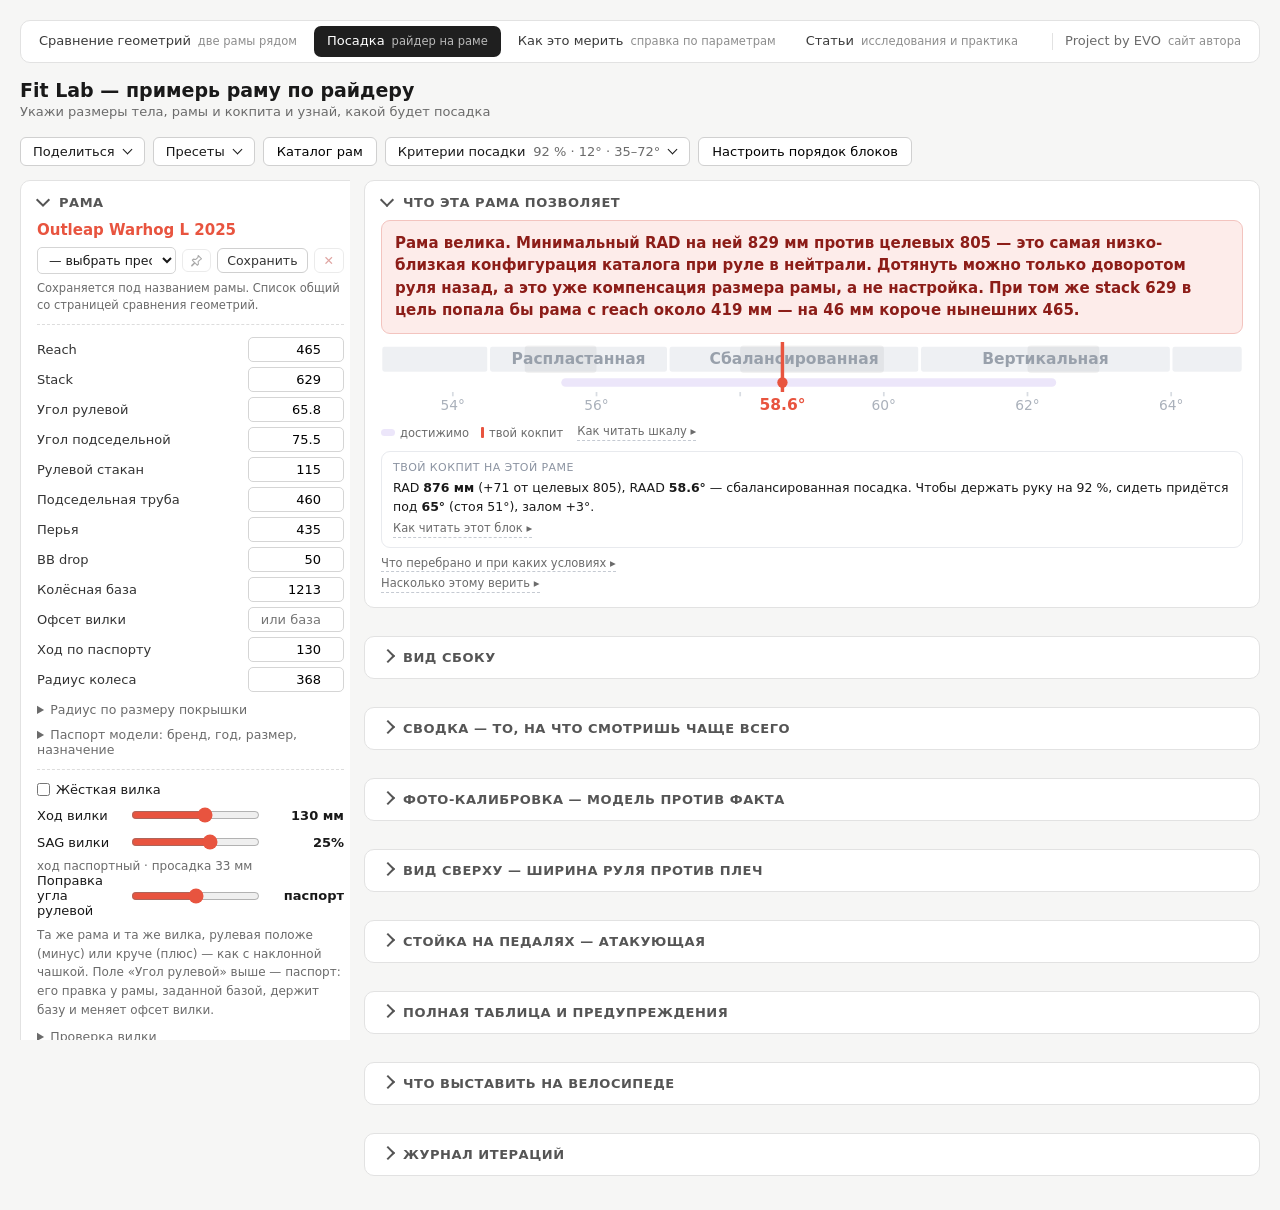
<file: fit-lab.html>
<!DOCTYPE html>
<html lang="ru">
<head>
<meta charset="utf-8">
<meta name="viewport" content="width=device-width, initial-scale=1">
<title>Fit Lab — примерь раму по райдеру</title>
<link rel="stylesheet" href="site.css?v=d77220fe">
<link rel="stylesheet" href="tools.css?v=68841690">
<style>

.card h3{font-size:13px;margin:0 0 10px;text-transform:uppercase;letter-spacing:.04em;color:#555;font-weight:600}
/* В режиме перестановки колонка ввода тоже схлопывается в список заголовков,
   поэтому её карточкам нужен тот же нулевой отступ заголовка, что и справа. */
.editing > .card > h3.cardtog{margin:0}
.bikename{font-weight:650;font-size:15px;border:none;background:transparent;width:100%;padding:0 0 8px;
          color:var(--c1);font-family:inherit}

.bikename::placeholder{color:#c0c0c0;font-weight:400}

/* ---- раскладка ----
   <700      всё в одну колонку
   700–1159  карточки ввода в два столбца, результаты под ними
   >=1160    две панели: ввод слева, результаты справа.
             clamp(330,25%,500) держит ровно 25% в диапазоне ~1360–2040 px,
             ниже упирается в 330 (минимум, при котором поля не ломаются),
             выше — в 500, чтобы форма не расползалась на ультравайде. */

@media(min-width:700px){ .cols{grid-template-columns:1fr 1fr} }
@media(min-width:1160px){
  .layout{grid-template-columns:clamp(330px,25%,500px) 1fr}
  .cols{grid-template-columns:1fr}
  .panel{position:sticky;top:20px;max-height:calc(100vh - 40px);overflow-y:auto;scrollbar-width:thin;padding-right:4px}
}
#side svg,#top svg{margin:0 auto}

.grid input[type=number],.grid select{width:96px;padding:4px 7px;border:1px solid #d5d5d5;border-radius:5px;font-size:13px;text-align:right;font-family:inherit;background:#fff}
.grid input:focus,.grid select:focus{outline:2px solid rgba(0,0,0,.12);border-color:#aaa}
.grid .chk{width:auto;justify-self:end;margin-right:38px}
.slider{margin-top:12px;padding-top:11px;border-top:1px dashed #ddd}
.slider .row{display:flex;align-items:center;gap:10px;font-size:13px;margin-bottom:7px}
.slider input[type=range]{flex:1;accent-color:var(--c1)}
.slider input[type=range]:disabled{opacity:.35}
/* .row задаёт display:flex и перебивает атрибут hidden — у жёсткой вилки ход и sag скрыты */
.slider .row[hidden]{display:none}
.rigidrow{display:inline-flex;align-items:center;gap:6px;font-size:13px;margin-bottom:8px;cursor:pointer}
.rigidrow input{accent-color:var(--c1);margin:0}
.tval{font-variant-numeric:tabular-nums;font-weight:650;min-width:72px;text-align:right}
details{margin-top:10px;font-size:13px}

button.on{background:#1f1f1f;color:#fff;border-color:#1f1f1f}

table{border-collapse:collapse;font-size:12.5px;width:100%;font-variant-numeric:tabular-nums}

.spec{color:var(--mut);font-size:11.5px;text-align:left}
.ok{color:#0a7d33}.amb{color:#8a5a00}.bad{color:#b3261e}
.val{font-weight:650}

/* Полная таблица. Название параметра и значение не переносятся: разорванное
   «Высота седла вдоль / подседельной» читается хуже, чем длинная строка, а
   сжимать эти колонки ради комментария незачем — он и так в свободной третьей.
   Уже 720 px комментарию в третьей колонке остаётся меньше 280 px, поэтому строка
   раскладывается в две: название и значение в первой, комментарий под ними во
   всю ширину. Название там может перенестись — но только если не влезает в
   ширину экрана целиком, а не в треть его. */
#table td:first-child,#table td.val{white-space:nowrap}
@media(max-width:719px){
  #table table,#table tbody,#table tr.grp,#table tr.grp td{display:block}
  #table thead{display:none}
  #table tr:not(.grp){display:grid;grid-template-columns:1fr auto;column-gap:12px;align-items:baseline;
    padding:6px 8px;border-bottom:1px solid #ededed}
  #table tr:not(.grp) td{border:none;padding:0}
  #table td:first-child{white-space:normal}
  #table td.spec{grid-column:1 / -1;margin-top:2px}
  #table td.spec:empty{display:none}
}

.toolbar .okmsg{color:#0a7d33;font-size:12.5px}
.warn{font-size:12.5px;line-height:1.55;color:#8a5a00;background:#fff8e6;border:1px solid #f0dfae;border-radius:6px;padding:9px 11px;margin-top:10px}
.warn.bad{color:#8c1d18;background:#fdecea;border-color:#f3c4bf}
.warn b{font-weight:650}
/* ---- управление стойкой ---- */
.standctl{display:grid;gap:7px;margin:0 0 10px}
.standctl .srow{display:flex;align-items:center;gap:10px;font-size:13px}
.standctl .slbl{min-width:168px;display:flex;align-items:baseline;gap:6px}
.standctl .slbl .tval{min-width:0;text-align:left}
.standctl input[type=range]{flex:1;accent-color:var(--c1)}
.stauto{color:#0a7d33;font-size:10.5px;font-weight:700;letter-spacing:.03em;text-transform:uppercase}
.standwrap{display:flex;align-items:stretch;gap:4px}
.standwrap #stand{flex:1;min-width:0}
.vslid{display:flex;flex-direction:column;align-items:center;gap:6px;font-size:11px;color:var(--mut);flex:0 0 auto}
input[type=range].vslider{writing-mode:vertical-lr;direction:rtl;width:24px;flex:1;min-height:230px;accent-color:var(--c1)}
.subh{font-size:11.5px;text-transform:uppercase;letter-spacing:.04em;color:#8b93a1;font-weight:600;margin:14px 0 7px;padding-top:11px;border-top:1px dashed #ddd}
.lg{display:flex;gap:18px;flex-wrap:wrap;font-size:12px;color:var(--mut);margin-top:9px}

/* ---- сворачивание карточек ----
   Вид заголовка-переключателя общий со сравнением геометрий — в tools.css.
   Обёртку .cardbody строит collapseInit() при загрузке, поэтому новая карточка
   получает сворачивание сама, без правок здесь. */

/* ---- режим перестановки ----
   Отдельного экрана нет: в режиме у карточек прячется содержимое, и правая
   колонка сама превращается в компактный список заголовков — все девять видно
   разом, без прокрутки. Это и есть причина, по которой перетаскивание не нужно:
   до любого места два-три нажатия, а стрелки одинаково работают мышью, пальцем
   и с клавиатуры, чего про drag&drop сказать нельзя. */
.editing > .card{border-style:dashed;background:#fcfcfd}
.editing > .card > .cardbody{display:none}
.editing > .card > h3.cardtog{cursor:default}
.editing > .card > h3.cardtog::before{opacity:.2}
.cardmove{display:none;margin-left:auto;gap:5px}
.editing .cardmove{display:flex}
.cardmove button{font-size:12px;line-height:1;padding:4px 8px;font-family:inherit}
.cardmove button[disabled]{opacity:.35;cursor:default}

/* сводка под видом сбоку — то, на что смотришь чаще всего */
/* 300px минимума дают 3 колонки на широкой правой панели (3+3 при шести блоках),
   2 на средней и 1 на телефоне — без отдельных брейкпоинтов */
.sum{display:grid;grid-template-columns:repeat(auto-fit,minmax(300px,1fr));gap:10px;align-content:start}
.sumg{border:1px solid #e8eaee;border-radius:9px;padding:9px 11px;background:#fcfcfd}
.sumg .gt{font-size:11px;text-transform:uppercase;letter-spacing:.04em;color:#8b93a1;margin-bottom:5px}
.sumr{display:flex;justify-content:space-between;align-items:baseline;gap:10px;padding:2px 0}
.sumr .k{font-size:12.5px;color:#4a4f57}
.sumr .v{font-weight:700;font-size:15px;font-variant-numeric:tabular-nums;white-space:nowrap}
.sumn{font-size:11.5px;color:var(--mut);margin-top:5px;line-height:1.45}

/* ---- конверт кокпита ----
   Вердикт крупно, потому что за ним и приходят; всё остальное — обоснование
   под ним и набирается мельче, чтобы не спорить с ним за внимание. */
.envv{font-size:15px;line-height:1.5;font-weight:600;padding:11px 13px;border-radius:9px;
      border:1px solid #d9e6dd;background:#f1f8f3;color:#1c4c31}
.envv.bad{border-color:#f3c4bf;background:#fdecea;color:#8c1d18}
/* Оговорки свёрнуты под раскрывашки с понятным названием: читают их один раз,
   а стоя в тексте, они занимали больше места, чем сам ответ. */
.envmeta{font-size:11.5px;color:var(--mut);line-height:1.5;margin:4px 0 2px}
.envmeta p{margin:0 0 5px}
.envmeta p:last-child{margin-bottom:0}
.envmore{margin-top:4px}
.envmore > summary{list-style:none;display:flex;align-items:center;gap:6px 14px;flex-wrap:wrap;font-size:11.5px;color:var(--mut)}
.envmore > summary::-webkit-details-marker{display:none}
.envmore .lnk{border-bottom:1px dashed #c5cad2;line-height:1.35}
.envmore > summary:hover .lnk{color:#191919;border-bottom-color:var(--mut)}
.envmore .lnk::after{content:' ▸'}
.envmore[open] .lnk::after{content:' ▾'}
/* Легенда шкалы стоит в заголовке раскрывашки «Как читать шкалу»: одна строка
   на то и другое, а клик по легенде раскрывает её объяснение. */
.envleg{display:flex;gap:12px;flex-wrap:wrap}
.envleg > span{display:inline-flex;align-items:center;gap:5px}
.envleg i{display:inline-block;width:14px;height:7px;border-radius:4px}
.envleg i.mk{width:3px;height:11px;border-radius:1px}
/* Варианты конфигураций — свёрнуты, заголовок как кнопка во всю ширину. */
.envopts{margin-top:10px}
.envopts > summary{list-style:none;display:flex;align-items:center;gap:8px;padding:8px 11px;
  border:1px solid #e8eaee;border-radius:9px;background:#fcfcfd;color:#191919;font-size:13px;font-weight:600}
.envopts > summary::-webkit-details-marker{display:none}
.envopts > summary::before{content:'';width:6px;height:6px;flex:0 0 auto;border-right:1.5px solid currentColor;
  border-bottom:1.5px solid currentColor;transform:rotate(-45deg);margin:0 2px}
.envopts[open] > summary::before{transform:rotate(45deg);margin:0 2px 3px}
.envopts > summary:hover{background:#f2f2f2}
.envopts > summary .cnt{font-weight:400;color:var(--mut);font-size:12px;white-space:nowrap;margin-left:4px}
.envfoot{margin-top:8px}
/* Карточка — грид-элемент колонки результатов, а грид-элементы по умолчанию не
   ужимаются уже своего содержимого (min-width:auto). Без этой строки
   прокручиваемая линейка ниже растягивала не себя, а всю колонку, и на телефоне
   появлялась горизонтальная прокрутка всего документа. У самой колонки
   min-width:0 в site.css уже стоит — дублировать его здесь не нужно. */
#envcard{min-width:0}

/* Линейка — единственный элемент карточки, который нельзя переносить по словам:
   ужимаясь вместе с шириной экрана, она превращает подписи в 6 пикселей. Ниже
   600 px она прокручивается вбок, а не мельчает. */
.envruler{margin:8px 0 2px;overflow-x:auto;padding-bottom:6px}
.envruler svg{width:100%;min-width:600px;height:auto;display:block}
/* Секторы в ряд по той же логике, что и сводка: 300px минимума дают 3 колонки
   на широкой панели, 2 на средней, 1 на телефоне — без своих брейкпоинтов. */
.envsecs{display:grid;grid-template-columns:repeat(auto-fit,minmax(300px,1fr));gap:10px;margin-top:8px}
.envsec{border:1px solid #e8eaee;border-radius:9px;padding:9px 11px;background:#fcfcfd}
.envsec .sh{display:flex;align-items:baseline;gap:7px;flex-wrap:wrap;margin-bottom:6px}
.envsec .sh b{font-size:13px}
.envsec .sh .disc{font-size:11.5px;color:var(--mut)}
.envsec .sh .cnt{font-size:11.5px;color:var(--mut);margin-left:auto;white-space:nowrap}
.envcfg{list-style:none;margin:0;padding:0;display:grid;gap:7px}
/* Уровни называются lvl-*, а не ok/warn/bad: последние на этой странице уже
   заняты — .warn это жёлтая плашка предупреждения, .ok и .bad красят текст.
   Первая версия их переиспользовала, и половина конфигураций уехала в рамки
   предупреждений, а половина позеленела. */
.envcfg li{border-left:3px solid #cfd5dd;padding:1px 0 1px 9px}
.envcfg li.lvl-ok{border-left-color:#1f8a52}
.envcfg li.lvl-warn{border-left-color:#b8860b}
.envcfg li.lvl-bad{border-left-color:#b3261e}
.envcfg .cl{font-size:12.5px;line-height:1.45}
.envcfg .cn{font-size:11.5px;color:var(--mut);font-variant-numeric:tabular-nums;margin-top:2px}
.envcfg .cf{font-size:11.5px;margin-top:2px;color:var(--mut)}
.envcfg li.lvl-warn .cf{color:#8a5a00}
.envcfg li.lvl-bad .cf{color:#b3261e}
.envcur{margin-top:10px;border:1px solid #e8eaee;border-radius:9px;padding:9px 11px;background:#fff}
.envcur .t{font-size:11px;text-transform:uppercase;letter-spacing:.04em;color:#8b93a1;margin-bottom:5px}
.envcur p{margin:0 0 5px;font-size:12.5px;line-height:1.5}
.envcur p:last-child{margin-bottom:0}
.envcur .flag{color:#8a5a00}
@media print{
  @page{size:A4 portrait;margin:10mm}
  body{padding:0;background:#fff;font-size:11px}
  .toolbar,#inputs,details,.noprint{display:none!important}
  .printonly{display:block}
  /* варианты конфигураций печатаются раскрытыми (beforeprint), оговорки — нет */
  #envcard details.envopts{display:block!important}
  .layout{display:block}
  .panel{position:static;max-height:none;overflow:visible}
  #side svg,#top svg{max-width:100%!important}
  .card{border:none;padding:0;margin:0 0 10px}
  h1{font-size:15px}.sub{font-size:10px;margin-bottom:8px}
  table{font-size:9.5px}tr{page-break-inside:avoid}
  #side,#top{page-break-inside:avoid}
}

/* Рама без базы и без офсета не считается: карточки результатов прячутся,
   вместо них — объяснение. */
main.results.blocked > .card{display:none}
.blockednote{background:#fff5f4;border:1px solid #f0c8c3;border-radius:10px;padding:14px 16px;font-size:13.5px;margin:0 0 14px}

/* Заголовок, подпись и тулбар — только из site.css и tools.css, своих правил у
   страницы нет: при переходе между страницами шапка не должна прыгать. Здесь
   была межстрочка 1.5 у подписи — от времён, когда подпись была в три строки, —
   и тулбар с карточками стоял на 4.5 px ниже, чем на сравнении. */
</style>

<script>
/* Отключить аналитику для себя: открыть любую страницу с #toggle-goatcounter.
   Обрабатываем здесь, а не в count.js: наши страницы переписывают хеш своим
   состоянием раньше, чем успевает догрузиться асинхронный count.js, и его
   собственная проверка переключателя до хеша уже не доживает. */
(function(){
  if (location.hash !== '#toggle-goatcounter') return;
  var off;
  try{
    off = localStorage.getItem('skipgc') !== 't';
    if (off) localStorage.setItem('skipgc','t'); else localStorage.removeItem('skipgc');
  }catch(e){ return; }
  try{ history.replaceState(null,'',location.pathname+location.search); }catch(e){ location.hash=''; }
  alert('Аналитика в этом браузере ' + (off ? 'ВЫКЛЮЧЕНА' : 'ВКЛЮЧЕНА') + '.');
})();

/* Путь для статистики — только имя файла, без папки, в которой лежит сайт.
   Иначе одна и та же страница считается дважды: сервер отдаёт её и по
   /bike-geometry-lab/, и по /bike-geometry-lab/index.html, а для GoatCounter
   это два разных пути. Заодно цифры перестают зависеть от места публикации:
   в подпапке, в корне домена или на зеркале — статистика одна и та же.
   Ставится ДО загрузки count.js, он делает window.goatcounter||{} и наше
   значение сохраняет. */
window.goatcounter = window.goatcounter || {};
window.goatcounter.path = function(){
  return '/' + (location.pathname.split('/').pop() || 'index.html');
};
</script>
</head>
<body>

<script src="nav.js?v=fe891a9a"></script>

<h1>Fit Lab — примерь раму по райдеру</h1>
<div class="sub">Укажи размеры тела, рамы и кокпита и узнай, какой будет посадка</div>

<!-- Тулбар как на сравнении геометрий: «Поделиться» и «Пресеты» — выпадающие
     меню (стили в tools.css, поведение в nav.js), порядок блоков — кнопка. -->
<div class="toolbar">
  <details class="menu">
    <summary>Поделиться</summary>
    <div class="menulist">
      <button type="button" onclick="doPrint()">Сохранить в PDF</button>
      <button type="button" onclick="copyLink()">Скопировать ссылку</button>
    </div>
  </details>
  <details class="menu">
    <summary>Пресеты</summary>
    <div class="menulist">
      <button type="button" onclick="BikePresets.exportFile()">Скачать в файл</button>
      <button type="button" onclick="document.getElementById('psfile').click()">Загрузить из файла</button>
      <button type="button" onclick="BikePresetManager.open()">Управление пресетами</button>
    </div>
  </details>
  <!-- Каталог рам — отдельной кнопкой сразу за «Пресетами», а не пунктом внутри:
       из меню его никто не находил, пока не заходил туда за другим. -->
  <button type="button" id="catbtn" onclick="BikeCatalog.open()">Каталог рам</button>
  <!-- Критерии посадки — в тулбаре третьей кнопкой: «Поделиться» и «Пресеты»
       стоят первыми и на тех же местах, что на сравнении. Критерии — не рама и не
       тело, а требования, с которыми карточка «Что эта рама позволяет» сверяет
       каждую конфигурацию, и значения видны прямо на кнопке. Разметка
       статическая, а не внутри #env: тот пересобирается на каждый рендер, и
       поле теряло бы фокус на первом же введённом символе. -->
  <details class="menu" id="critmenu">
    <summary>Критерии посадки <span class="msum" id="critsum"></span></summary>
    <div class="menupanel">
      <div class="grid">
        <label>Рука, % длины</label><input type="number" step="1" data-g="crit" data-k="armTarget">
        <label>Залом запястья до, °</label><input type="number" step="1" data-g="crit" data-k="wristMax">
        <label>Наклон корпуса от, °</label><input type="number" step="1" data-g="crit" data-k="torsoLo">
        <label>…до, °</label><input type="number" step="1" data-g="crit" data-k="torsoHi">
      </div>
      <div class="hint">Под каждую конфигурацию ищется посадка, в которой рука выходит на заданную долю длины
        (92% — верхняя граница зелёной зоны). Залом сверх порога — красная пометка, сверх половины — жёлтая.
        Наклон корпуса модель не судит, только помечает выход за границы. Критерии едут в ссылке, но не в пресетах.</div>
      <div style="margin-top:8px"><button type="button" id="critreset">Вернуть исходные</button></div>
    </div>
  </details>
  <input type="file" id="psfile" accept=".json,application/json" style="display:none"
         onchange="if(this.files[0])BikePresets.importFile(this.files[0]);this.value=''">
  <button id="cardsedit" type="button">Настроить порядок блоков</button>
  <button id="cardsreset" type="button" hidden>Вернуть исходный</button>
  <span class="tbmsg">
    <span class="okmsg" id="copyok" style="visibility:hidden">ссылка скопирована</span>
    <span class="okmsg" id="psok" style="visibility:hidden"></span>
  </span>
</div>

<div class="printonly" id="printhead"></div>

<div class="layout">
<aside class="panel">

<div class="cols" id="inputs"></div>

</aside>
<main class="results">
<div class="needmsg blockednote" id="blockednote" hidden></div>

<div class="card" id="envcard">
  <h3>Что эта рама позволяет</h3>
  <div id="env"></div>
</div>

<div class="card" id="sidecard"><h3>Вид сбоку</h3>
  <div class="standctl noprint">
    <div class="srow">
      <span class="slbl">Наклон корпуса <span class="tval" id="v_torso"></span></span>
      <input type="range" id="sd_torso" min="30" max="75" step="1">
      <button onclick="setTorso(43)" title="XC">XC</button>
      <button onclick="setTorso(55)" title="трейл">трейл</button>
      <button onclick="setTorso(66)" title="комфорт">комфорт</button>
    </div>
    <div class="srow">
      <span class="slbl">Колено в НМТ, цель <span class="tval" id="v_kneeTarget"></span></span>
      <input type="range" id="sd_knee" min="115" max="172" step="1">
    </div>
    <div class="srow">
      <span class="slbl">Высота седла, прямая <span class="tval" id="v_satstr"></span></span>
      <input type="range" id="sd_sat" step="1">
      <em class="stauto">производная</em>
    </div>
    <div class="srow">
      <button id="sd_bare">Только велосипед</button>
      <span class="hint" style="margin:0">скрыть райдера и показать, что мерить рулеткой</span>
    </div>
  </div>
  <div id="side"></div>
  <div class="lg">
    <span><b style="color:#e8543f">━</b> кокпит и контактные точки</span>
    <span><b style="color:#4f7fe0">━</b> тело: ближняя сторона сплошная, дальняя бледная</span>
    <span><b style="color:#1f8a52">╌</b> нога в верхней мёртвой точке</span>
    <span><b style="color:#7c5cd6">━</b> наклон корпуса и центр масс</span>
  </div>
</div>

<div class="card" id="sumcard"><h3>Сводка — то, на что смотришь чаще всего</h3>
  <div id="summary"></div>
  <div class="hint" style="margin-top:10px">Все эти числа есть и в полной таблице внизу — здесь они собраны наверх и сгруппированы по смыслу.</div>
</div>

<div class="card noprint" id="photocard">
  <h3>Фото-калибровка — модель против факта</h3>
  <div class="hint" style="margin:0 0 10px">Загрузи фото <b>строго сбоку</b>, сидя на велосипеде в рабочей позе,
    ближняя к камере нога в нижней мёртвой точке. Камера на высоте каретки, подальше от велосипеда (зумом ближе) —
    так меньше перспективных искажений. Фото никуда не отправляется и не сохраняется: обрабатывается только в браузере.</div>
  <div style="display:flex;gap:8px;align-items:center;flex-wrap:wrap;margin-bottom:10px">
    <button onclick="document.getElementById('phfile').click()">Загрузить фото</button>
    <input type="file" id="phfile" accept="image/*" style="display:none"
           onchange="if(this.files[0])phLoad(this.files[0]);this.value=''">
    <button onclick="phReset()" id="phreset" style="display:none">Сбросить точки</button>
    <span class="hint" style="margin:0" id="phstatus"></span>
  </div>
  <div id="phwrap" style="display:none;touch-action:none"><svg id="phsvg"></svg></div>
  <div id="phout"></div>
</div>

<div class="card" id="topcard"><h3>Вид сверху — ширина руля против плеч</h3><div id="top"></div></div>

<div class="card" id="standcard"><h3>Стойка на педалях — атакующая</h3>
  <div class="standctl noprint">
    <div class="srow">
      <span class="slbl">Колено (среднее) <span class="tval" id="st_knee_v"></span><em class="stauto" id="st_knee_a">авто</em></span>
      <input type="range" id="st_knee" min="90" max="175" step="1">
    </div>
    <div class="srow">
      <span class="slbl">Локоть <span class="tval" id="st_elbow_v"></span><em class="stauto" id="st_elbow_a">авто</em></span>
      <input type="range" id="st_elbow" min="60" max="178" step="1">
    </div>
    <div class="srow">
      <span class="slbl">Таз: вперёд ⇄ назад <span class="tval" id="st_hip_v"></span><em class="stauto" id="st_hip_a">авто</em></span>
      <input type="range" id="st_hip" step="10" style="direction:rtl">
      <button id="st_auto" title="Колено, локоть и таз — в автоматический режим">Авто</button>
    </div>
  </div>
  <div class="standwrap">
    <div id="stand"></div>
    <div class="vslid noprint"><span>отрыв ↑</span><input type="range" id="st_pitch" class="vslider" min="-45" max="45" step="1"><span id="st_pitch_v"></span><span>↓ спуск</span></div>
  </div>
  <details class="noprint" open><summary>Как это работает</summary>
  <div class="hint">Шатуны горизонтально, таз оторван от седла. Колено (среднее двух ног) задаёт высоту стойки:
  130–135° — низкая атакующая, 140–145 — обычная, 150+ — высокая. Локоть 120–135° — рабочий запас хода рук.
  Таз — главная ручка развесовки: границы слайдера считаются из габаритов велосипеда и длин твоих ног и рук;
  в режиме «авто» на ровной стойке таз встаёт из равновесия (~10% веса на руках), при наклоне — берётся вынос
  из ровной стойки. Двигаешь любой из трёх слайдеров — он выходит из «авто», остальные остаются автоматическими;
  кнопка «Авто» возвращает все три. Наклон корпуса стоя — результат, а не настройка.
  Вертикальный слайдер — наклон велосипеда: вверх — отрыв (переднее колесо в воздухе, вилка разжата;
  15–25° прыжок, 30–45° мануал), вниз — спуск (земля наклоняется вместе с велосипедом, оба колеса на склоне,
  вилка под sag). Именно в стойке имеет смысл RAD — сверь строку RAD в таблице с запасом хода рук здесь.</div></details>
  <div id="standtable" style="margin-top:12px"></div>
</div>

<div class="card" id="tablecard"><h3>Полная таблица и предупреждения</h3>
  <div id="table"></div>
  <div id="warns"></div>
  <div class="hint" id="note"></div>
</div>

<div class="card" id="setupcard"><h3>Что выставить на велосипеде</h3><div id="setup"></div></div>

<div class="card noprint" id="jrcard">
  <h3>Журнал итераций</h3>
  <div class="hint" style="margin:0 0 8px">Записывай каждую конфигурацию с ощущениями после сопоставимых поездок.
  Один параметр за тест. Запись хранит полный снимок настроек — её можно загрузить обратно одной кнопкой
  или сделать «базой», и карточка выше покажет, что поменять на велосипеде.</div>
  <textarea id="jrnote" placeholder="ощущения: где давит, что затекает, как рулится…"
    style="width:100%;min-height:56px;padding:7px 9px;border:1px solid #d5d5d5;border-radius:6px;font:inherit;font-size:13px;resize:vertical;box-sizing:border-box"></textarea>
  <div style="display:flex;gap:8px;flex-wrap:wrap;margin:8px 0 4px">
    <button class="primary" onclick="jrAdd()" style="background:#1f1f1f;color:#fff;border-color:#1f1f1f">Записать конфигурацию</button>
    <button onclick="jrExport()">Скачать журнал</button>
    <button onclick="document.getElementById('jrfile').click()">Загрузить из файла</button>
    <input type="file" id="jrfile" accept=".json,application/json" style="display:none"
      onchange="if(this.files[0])jrImport(this.files[0]);this.value=''">
    <span class="okmsg" id="jrok" style="visibility:hidden"></span>
  </div>
  <div id="jrlist"></div>
</div>

</main>
</div>

<script src="model.js?v=64a6bb64"></script>
<script src="cockpit.js?v=e26f6d23"></script>
<script src="rider.js?v=15e4c776"></script>
<script src="frame.js?v=b2155151"></script>
<script src="presets.js?v=e16ba6c0"></script>
<script src="catalog-data.js?v=f9464424"></script>
<script src="catalog.js?v=e9456586"></script>
<script src="presets-manager.js?v=228fab00"></script>
<script>
/* Событие в GoatCounter. Скрипт грузится async и может не загрузиться вовсе
   (блокировщик), поэтому вызов всегда защищён и молча ничего не делает.
   no_session — чтобы считался каждый клик, а не первый за сессию. */
function track(name){
  try{
    if(window.goatcounter && window.goatcounter.count)
      window.goatcounter.count({path:name, event:true, no_session:true});
  }catch(e){}
}

/* ===================== утилиты ===================== */
const rad=d=>d*Math.PI/180, deg=r=>r*180/Math.PI;
const esc=s=>String(s).replace(/[<>&"]/g,c=>({'<':'&lt;','>':'&gt;','&':'&amp;','"':'&quot;'}[c]));
const clamp=(v,a,b)=>Math.max(a,Math.min(b,v));

/* ===================== пресеты ===================== */
const BIKES={
  B1:{name:"Outleap Warhog L 2025", reach:465,stack:629,hta:65.8,sta:75.5,ht:115,st:460,cs:435,bbDrop:50,  wb:1213,travelRef:130,travel:130,sag:25},
  B2:{name:"Hagen 4 XL 2025",       reach:440,stack:645.5,hta:68.5,sta:74.3,ht:110,st:508,cs:440,bbDrop:63.5,wb:1159,travelRef:120,travel:120,sag:25}
};
const RIDERS={
  R170:{name:"170 см",height:1700,inseam:790,shoulderW:400,armLen:565},
  R180:{name:"180 см",height:1800,inseam:840,shoulderW:420,armLen:598},
  R190:{name:"190 см",height:1900,inseam:890,shoulderW:445,armLen:631}
};

const state={
  bike:{...BIKES.B1, offset:null, forkA2C:null, forkA2Cnew:null, forkOffsetNew:null, forkOffsetSpec:null, forkMeasLen:null},
  wheelR:368,
  ck:{ headsetStack:15, spacers:20, stemClampH:40, stemLen:50, stemAngle:6, stemFlip:0,
       barRise:25, barWidth:760, backsweep:8, upsweep:5, barRoll:0, gripInset:70, riserBendHalf:100,
       pedalStack:8 },
  body:{ ...RIDERS.R180, hipW:null, femurPct:50, ankleH:null, soleThk:18, wristGrip:60, hipAbove:35, hipFwd:25,
         sitHeight:null, trunkLen:null, femurLen:null, tibiaLen:null, upperArm:null, foreArm:null,
         footLen:null, heelToMet:null, sitBoneW:null, weight:null, shExt:null,
         spineFlex:null, lumbarPivot:null, palmDiag:null },
  /* Критерии — отдельная группа, а не часть fit, и это принципиально. В fit
     лежит ПОЗА: наклон корпуса, углы стойки, положение таза — то, что крутят,
     разглядывая посадку. В crit лежат ТРЕБОВАНИЯ к посадке, из которых поза
     выводится. Карточка вердикта считается только от рамы, тела, железа и этих
     требований — ни один позный слайдер на неё больше не влияет. */
  crit:{ armTarget:92, wristMax:12, torsoLo:35, torsoHi:72 },
  fit:{ crank:170, qFactor:172, torso:58, kneeTarget:145, postOffset:0, railPos:0, radMult:4.47, pedalUp:null, pedalBack:null, pedalShare:20,
        kneeStand:null, elbowStand:null, handShareStand:10, bikePitch:0, hipBackStand:null, elbowFlare:30 }
};

/* ===================== 1. рама ===================== */
/* порт solve() из geometry-lab: вилка выводится из паспортной геометрии,
   смена хода удлиняет её вдоль оси рулевой, sag укорачивает,
   рама доворачивается вокруг задней оси до касания земли передним колесом.
   Результат сдвинут так, что земля z=0, каретка x=0. */
function solveFrame(sagOverride){
  /* Тонкая обёртка над общей моделью из model.js. Здесь остаётся только то,
     что специфично для этой страницы: сдвиг в систему «земля z=0, каретка x=0»
     и наклон рамы относительно СТОЯЩЕГО велосипеда. */
  const r=BikeModel.solveFrame(state.bike, state.wheelR, sagOverride);
  const gy=r.P.rear[1]-state.wheelR, ox=-r.P.BB[0], oz=-gy;
  const P=Object.fromEntries(Object.entries(r.P).map(([k,v])=>[k,[v[0]+ox,v[1]+oz]]));
  /* theta — доворот рамы вокруг задней оси относительно паспортной ориентации,
     против часовой (нос вверх). Всё, что жёстко закреплено на раме, поворачивается
     вместе с ней: вынос это уже получает через фактический угол рулевой, а рулю
     нужен явный угол — см. solveCockpit.
     pitchSag — доворот относительно СТОЯЩЕГО велосипеда (тот же ход, sag 0):
     именно в этом состоянии руль выставляют по уровню. Знак переведён в конвенцию
     ролла: плюс = руль клюнул вперёд. */
  const pitchSag = sagOverride!=null ? 0 : -(r.theta - solveFrame(0).theta);
  return {P, hta:r.hta, sta:r.sta, reach:r.reach, stack:r.stack,
          bbH:P.BB[1], wb:r.wb,
          offset:r.oNew, offsetRef:r.oRef, forkAxRef:r.dRef, dA2C:r.dA2C,
          forkSwap:r.dA2C!==(state.bike.travel-state.bike.travelRef)||r.oNew!==r.oRef,
          sagMM:r.sagMM, wheelR:r.wheelR, theta:r.theta, pitchSag, trail:r.trail};
}

/* Проверка выведенной штатной вилки. Офсет принадлежит вилке, а не раме, и
   производители делают его дискретным набором значений. Поэтому выведенное
   из паспорта число — хороший индикатор качества данных: если оно далеко от
   серийного ряда, врёт колёсная база, углы или reach. Заодно переводим
   расхождение в миллиметры базы, чтобы было понятно, что перемерить. */
/* Режим «только велосипед»: скрыть райдера и показать, что мерить рулеткой.
   Не в state и не в хэше — это вид, а не данные. */
let sideBare=false;
/* Проверка вилки целиком лежит в model.js, вместе с разметкой: обе страницы
   обязаны показывать одно и то же, а расходились они как раз на вёрстке. */
function forkCheck(b){
  return '<div class="srcline">'+BikeModel.forkReportHTML(b, state.wheelR,
           {offset:b.forkOffsetSpec, len:b.forkMeasLen})+'</div>';
}

/* ===================== 2. кокпит ===================== */
/* Цепочка стакан → вынос → руль → хват — в cockpit.js, общая со сравнением
   геометрий. Второй аргумент — набор параметров кокпита. Без него берётся
   введённый пользователем: так работали все вызовы до появления перебора
   конфигураций (§5b). Явный аргумент нужен только конверту, который прогоняет
   через ту же цепочку сотни вариантов железа, не трогая состояние страницы. */
function solveCockpit(F, ck){ return BikeCockpit.solve(F, ck||state.ck); }

/* ===================== 3. сегменты тела ===================== */
function segments(){
  /* Платформа педали — железо, поэтому живёт в кокпите (state.ck) и сохраняется
     с его пресетом. Раньше её читали отсюда как b.pedalStack, то есть из мерок
     тела, где её никогда не было: поле молча откатывалось к 8 мм и введённое
     значение не влияло ни на что. Та же ловушка, что была с шатуном и Q-factor. */
  const b=state.body, H=b.height;
  const pedStack = state.ck.pedalStack!=null ? state.ck.pedalStack : 8;
  /* Нога и стопа — в rider.js: той же цепочкой профиль рамы на сравнении
     оценивает, с какого роста седло опускается до здоровой высоты.
     Каждый сегмент: прямой замер, если введён, иначе антропометрическая доля.
     Доли Winter — средние по популяции, индивидуальный разброс торса при одном
     росте достигает ±30–40 мм, поэтому прямые замеры всегда в приоритете.
     src запоминает источник каждого сегмента — показывается под мерками. */
  const L=BikeRider.leg(b,pedStack);
  const {ankleBare, ankleH, hipJointH, legTotal, femur, tibia}=L;
  /* Торс: прямой замер вертел→акромион; иначе из роста сидя (минус голова+шея,
     0.207·H — согласовано с долями Winter); иначе чистая доля от роста. */
  const trunk = b.trunkLen!=null ? b.trunkLen
              : b.sitHeight!=null ? Math.max(b.sitHeight-0.207*H,200)
              : Math.max(0.818*H-hipJointH,200);
  /* Двухзвенный торс: таз + поясница до точки сгиба (доля lumbarPivot), выше —
     грудной отдел, согнутый на spineFlex (скругление спины). Замеры дают
     АНАТОМИЧЕСКУЮ длину (по телу); в кинематике работает ХОРДА таз → плечо,
     которая короче на величину, зависящую от скругления. Именно поэтому
     скруглённая спина реально приближает плечо к рулю. */
  const pivot=clamp(b.lumbarPivot!=null?b.lumbarPivot:40,10,90)/100;
  const spineFlex=clamp(b.spineFlex!=null?b.spineFlex:15,0,60);
  const spineA=trunk*pivot, spineB=trunk*(1-pivot);
  const trunkChord=Math.sqrt(spineA*spineA+spineB*spineB+2*spineA*spineB*Math.cos(rad(spineFlex)));
  const AL=b.armLen;
  const upperarm = b.upperArm!=null ? b.upperArm : AL*0.56;
  const forearm  = b.foreArm !=null ? b.foreArm  : AL*0.44;
  /* Стопа. Три слоя между осью педали и голеностопом, каждый меряется отдельно:
     платформа педали над осью (pedalStack, 5-15 мм у топталок), подошва В ТОЧКЕ
     КОНТАКТА (soleThk — не средняя: у сланца бывает 28 у пятки и 17 у носка) и
     анатомическая высота голеностопа над стелькой (ankleBare, босиком).
     Раньше платформы не было вовсе, а ankleH приходилось раздувать сверх анатомии,
     чтобы сойтись с фактом — проверено на реальном велосипеде: честная разборка
     7 + 24 + 76 = 107 мм даёт замеренную высоту седла с точностью 0.1 мм.
     Продольно: pedalPos — где ось педали стоит вдоль стопы, считая от пятки.
     По умолчанию под 1-й плюсневой; кто катает серединой стопы, ставит меньше.
     На высоту седла влияет слабо (сдвиг почти горизонтальный), но задаёт рисунок
     и продольное положение колена. */
  const {footLen, heelToMet, pedalPos, ankleFromHeel, pedalBackAuto}=L;
  const pedalStack= pedStack;
  /* Поперечное положение тазобедренного сустава: суставы стоят шире седалищных
     бугров примерно на 40 мм с каждой стороны — от бугров надёжнее, чем от
     внешней ширины таза. */
  const hipHalf = b.sitBoneW!=null ? (b.sitBoneW+80)/2
                : (b.hipW!=null?b.hipW:0.81*b.shoulderW)*0.28;
  const src={
    leg:  b.femurLen!=null&&b.tibiaLen!=null?'замер':(b.femurLen!=null||b.tibiaLen!=null)?'замер + доля':'доля',
    trunk:b.trunkLen!=null?'замер':b.sitHeight!=null?'из роста сидя':'доля',
    arm:  b.upperArm!=null&&b.foreArm!=null?'замер':(b.upperArm!=null||b.foreArm!=null)?'замер + доля':'доля',
    foot: b.heelToMet!=null?'замер':b.footLen!=null?'из длины стопы':'доля'
  };
  return { ankleBare, ankleH, pedalStack, pedalPos, ankleFromHeel, femur, tibia, trunk, legTotal,
           trunkChord, spineA, spineB, spineFlex,
           upperarm, forearm, wristGrip:b.wristGrip,
           neck:0.052*H, headR:0.052*H,
           hipW:(b.hipW!=null?b.hipW:0.81*b.shoulderW), shoulderW:b.shoulderW,
           hipHalf, footLen, heelToMet, pedalBackAuto, src,
           shExt:(b.shExt!=null?b.shExt:30),
           armMax:upperarm+forearm+b.wristGrip };
}

/* двухзвенная обратная кинематика в сагиттальной плоскости.
   sign=+1 — сустав вперёд (колено), -1 — назад (локоть). */
function ik(A,B,l1,l2,sign){
  const dx=B[0]-A[0], dz=B[2]-A[2];
  const Draw=Math.hypot(dx,dz), D=Math.min(Draw, l1+l2-0.5);
  const ca=clamp((l1*l1+D*D-l2*l2)/(2*l1*D),-1,1);
  const a=Math.atan2(dz,dx)+sign*Math.acos(ca);
  const J=[A[0]+l1*Math.cos(a), A[1], A[2]+l1*Math.sin(a)];
  const cj=clamp((l1*l1+l2*l2-D*D)/(2*l1*l2),-1,1);
  return {J, angle:deg(Math.acos(cj)), reach:Draw, over:Draw>l1+l2};
}
function ang3(a,b,c){
  const v1=[a[0]-b[0],a[2]-b[2]], v2=[c[0]-b[0],c[2]-b[2]];
  return deg(Math.acos(clamp((v1[0]*v2[0]+v1[1]*v2[1])/(Math.hypot(...v1)*Math.hypot(...v2)),-1,1)));
}

/* Рука в 3D — одна функция на обе позы, чтобы посадка и стойка описывали её одинаково.
   Локоть лежит на окружности вокруг оси плечо → грипса; положение на ней задаёт
   разведение (0° — локоть висит вниз, 90° — торчит вбок). Радиус этой орбиты сам
   схлопывается по мере разгиба руки, поэтому одни и те же градусы при согнутой и
   почти прямой руке дают разный вынос локтя — наружу отдаются миллиметры и отведение.
   angle — анатомический угол (в плоскости руки), proj — то, что видно сбоку и на фото. */
function elbow3D(SH3,G3,uL,wL,shExtMax,flareDeg){
  const v=[G3[0]-SH3[0],G3[1]-SH3[1],G3[2]-SH3[2]];
  const D3=Math.hypot(...v)||1, n=[v[0]/D3,v[1]/D3,v[2]/D3];
  const shExt=Math.min(shExtMax,Math.max(D3-1,0));
  const Sp=[SH3[0]+n[0]*shExt, SH3[1]+n[1]*shExt, SH3[2]+n[2]*shExt];
  const Dp=Math.max(D3-shExt,1), over=Dp>uL+wL;
  const Dc=Math.min(Dp,uL+wL-0.5);
  const aE=clamp((uL*uL+Dc*Dc-wL*wL)/(2*Dc),-uL,uL);
  const rE=Math.sqrt(Math.max(uL*uL-aE*aE,0));
  // базис на орбите: e1 — «вниз» перпендикулярно оси, e2 — наружу от велосипеда
  const dnv=-n[2];
  let e1=[-dnv*n[0], -dnv*n[1], -1-dnv*n[2]];
  const e1l=Math.max(Math.hypot(...e1),1e-6); e1=[e1[0]/e1l,e1[1]/e1l,e1[2]/e1l];
  let e2=[n[1]*e1[2]-n[2]*e1[1], n[2]*e1[0]-n[0]*e1[2], n[0]*e1[1]-n[1]*e1[0]];
  if(e2[1]<0) e2=[-e2[0],-e2[1],-e2[2]];
  const CE=[Sp[0]+aE*n[0], Sp[1]+aE*n[1], Sp[2]+aE*n[2]];
  const fl=rad(clamp(flareDeg,0,90)), cF=Math.cos(fl), sF=Math.sin(fl);
  const E3=[CE[0]+rE*(e1[0]*cF+e2[0]*sF), CE[1]+rE*(e1[1]*cF+e2[1]*sF), CE[2]+rE*(e1[2]*cF+e2[2]*sF)];
  const angle=deg(Math.acos(clamp((uL*uL+wL*wL-Dc*Dc)/(2*uL*wL),-1,1)));
  const pa=[Sp[0]-E3[0],Sp[2]-E3[2]], pb=[G3[0]-E3[0],G3[2]-E3[2]];
  const pal=Math.hypot(...pa), pbl=Math.hypot(...pb);
  const proj=(pal<1||pbl<1)?angle:deg(Math.acos(clamp((pa[0]*pb[0]+pa[1]*pb[1])/(pal*pbl),-1,1)));
  const ua=[E3[0]-Sp[0],E3[1]-Sp[1],E3[2]-Sp[2]], ual=Math.hypot(...ua)||1;
  return {E3, ELp:[E3[0],0,E3[2]], Sp, D3, shExt, Dp, rE, angle, proj, over,
          abduction:deg(Math.asin(clamp(ua[1]/ual,-1,1))), out:E3[1]-SH3[1]};
}

/* ===================== 4. посадка ===================== */
function solveFit(){
  const F=solveFrame(), CO=solveCockpit(F), S=segments(), f=state.fit, b=state.body;
  const BB=F.P.BB;
  /* Наклон подошвы (soleTilt, + = носок вниз). Голеностопа как сустава в модели нет,
     поэтому подошва держит один угол на всём обороте — это допущение, но угол хотя бы
     стал явным. Раньше он был жёстко нулевым и прятался внутри раздутого ankleH.
     Влияние сильное: при фиксированном седле 15° носком вниз меняют угол колена в НМТ
     со 143° до 135°, а 15° пяткой вниз — до 159°. Ровно это видно между двумя фото
     одной и той же посадки с разным положением стопы. */
  const pu0 = f.pedalUp!=null ? f.pedalUp : S.ankleH;
  const pb0 = f.pedalBack!=null ? f.pedalBack : S.pedalBackAuto;
  const tilt = rad(clamp(b.soleTilt!=null?b.soleTilt:0,-30,30));
  const pedalUp   = pu0*Math.cos(tilt) + pb0*Math.sin(tilt);   // лодыжка над осью педали
  const pedalBack = pb0*Math.cos(tilt) - pu0*Math.sin(tilt);   // и позади неё
  const foot=(crankDeg,side)=>BikeRider.foot(BB,f.crank,f.qFactor,pedalUp,pedalBack,crankDeg,side);

  /* высота седла: подбираем так, чтобы в НМТ колено дало целевой угол (rider.js).
     Так длина шатуна работает физически, а не через поправку. */
  const bdc=foot(180,1);
  const setback=f.postOffset+f.railPos;    // сетбек седла от оси подседельной трубы
  const {satH, sat, hip:HIP}=BikeRider.saddle(BB, F.sta, bdc.ank,
    {femur:S.femur, tibia:S.tibia, knee:f.kneeTarget, setback, hipFwd:b.hipFwd, hipAbove:b.hipAbove});
  // Сетбек прикладывается горизонтально, уже после хода вдоль трубы, поэтому
  // прямая каретка -> седло длиннее satH. Рулеткой меряют именно её.
  const satStraight=Math.hypot(sat[0]-BB[0], sat[1]-BB[1]);

  const legs={};
  [['near',180,1],['far',0,-1]].forEach(([nm,cd,side])=>{
    const {ped,ank}=foot(cd,side);
    const hip=[HIP[0], side*S.hipHalf, HIP[2]];
    const r=ik(hip,ank,S.femur,S.tibia,+1);
    legs[nm]={ped,ank,hip,knee:r.J,angle:r.angle};
  });
  const tdc=foot(0,-1);
  const kTDC=ik([HIP[0],0,HIP[2]],tdc.ank,S.femur,S.tibia,+1);

  /* корпус задан пользователем -> плечо -> рука -> ручка.
     Наклон корпуса — угол ХОРДЫ таз → плечо; сама спина согнута в точке
     поясничного перехода, точка сгиба выгнута назад-вверх (кифоз). */
  const tr=rad(f.torso);
  const SH=[HIP[0]+S.trunkChord*Math.cos(tr), 0, HIP[2]+S.trunkChord*Math.sin(tr)];
  const projF=(S.spineA**2+S.trunkChord**2-S.spineB**2)/(2*S.trunkChord);
  const hFl=Math.sqrt(Math.max(S.spineA**2-projF**2,0));
  const FLEX=[HIP[0]+projF*Math.cos(tr)-hFl*Math.sin(tr), 0, HIP[2]+projF*Math.sin(tr)+hFl*Math.cos(tr)];
  /* Рука тянется к ручке не в плоскости велосипеда, а вбок: плечевой сустав стоит
     на полширины плеч, ручка — на полширины хвата. Всё считает общая elbow3D:
     3D-расстояние, протракцию (лопатка едет вперёд по грудной клетке, +25–40 мм
     досягаемости), орбиту локтя и оба угла. */
  const S3=[SH[0],S.shoulderW/2,SH[2]], G3=CO.grip;
  const flare=clamp(f.elbowFlare!=null?f.elbowFlare:30,0,90);
  const arm=elbow3D(S3,G3,S.upperarm,S.forearm+S.wristGrip,S.shExt,flare);
  const D3=arm.D3, shExt=arm.shExt, E3=arm.E3, Sp3=arm.Sp, ELp=arm.ELp;
  const elbowProj=arm.proj, abduction=arm.abduction, elbowOut=arm.out;
  const armUse=100*(D3-shExt)/S.armMax;
  /* бедро в ВМТ меряется от ТАЗОВОГО сегмента (таз → точка сгиба), а не от хорды:
     при скруглённой спине таз ротирован меньше, чем наклонена хорда */
  const hipTDC=ang3(FLEX,[HIP[0],0,HIP[2]],kTDC.J);

  /* шея продолжает грудной отдел, а не хорду — голова следует за скруглением */
  const usd=Math.atan2(SH[2]-FLEX[2],SH[0]-FLEX[0]);
  const NECK=[SH[0]+S.neck*Math.cos(usd+rad(25)), 0, SH[2]+S.neck*Math.sin(usd+rad(25))];
  const HEAD=[NECK[0]+S.headR*1.1*Math.cos(rad(48)), 0, NECK[2]+S.headR*1.1*Math.sin(rad(48))];

  const splay=deg(Math.atan2(CO.grip[1]-S.shoulderW/2, CO.grip[0]-SH[0]));

  /* --- залом запястья (§3.4) ---
     Запястье выкручивает не хорда плечо → грипса, а направление ПРЕДПЛЕЧЬЯ в плане
     против фактической оси грипсы (загиб + ролл + доворот рамы под sag).
     Локоть уже посчитан общей elbow3D выше. */
  /* Нейтраль кисти — НЕ перпендикуляр: грипса в расслабленной руке ложится по
     диагонали ладони (от основания указательного пальца к пизиформе), это
     10–15° от перпендикуляра к предплечью. Именно поэтому руль без загиба
     неудобен всем. Угол считается в 3D — учитывает rise, upsweep и ролл.
     Знак: + = загиба не хватает (кисть выкручена наружу), − = загиб избыточен. */
  const palmDiag=clamp(b.palmDiag!=null?b.palmDiag:12,0,25);
  const fp3=[G3[0]-E3[0], G3[1]-E3[1], G3[2]-E3[2]];
  const gax3=[CO.barEnd[0]-CO.barBend[0], CO.barEnd[1]-CO.barBend[1], CO.barEnd[2]-CO.barBend[2]];
  const fp3l=Math.hypot(...fp3)||1, gax3l=Math.hypot(...gax3)||1;
  const angFG=deg(Math.acos(clamp((fp3[0]*gax3[0]+fp3[1]*gax3[1]+fp3[2]*gax3[2])/(fp3l*gax3l),-1,1)));
  const wristDev=palmDiag+(90-angFG);
  const forearmPlan=deg(Math.atan2(-fp3[1],fp3[0]));          // + = предплечье идёт снаружи внутрь
  const sweepPlan=deg(Math.atan2(-gax3[0],gax3[1]));          // плановый загиб оси грипсы (свип+ролл)

  /* Центр масс по долям массы сегментов (Winter). Считается ПОСЛЕ локтя, потому что
     руки берутся по проекции настоящего локтя: при сильном разведении она уезжает
     от плоской конструкции на 140 мм, а это заметный сдвиг для 10% массы. */
  const mid=(a,b2)=>[(a[0]+b2[0])/2,(a[2]+b2[2])/2];
  const parts=[[mid(HIP,SH),.497],[[HEAD[0],HEAD[2]],.081],
    [mid(HIP,legs.near.knee),.20],[mid(legs.near.knee,legs.near.ank),.10],
    [mid(SH,ELp),.056],[mid(ELp,CO.grip),.046]];
  let cx=0,cz=0,tot=0; parts.forEach(([p,w])=>{cx+=p[0]*w;cz+=p[1]*w;tot+=w;});
  const CoM=[cx/tot,cz/tot];
  const frontPct=100*(CoM[0]-F.P.rear[0])/(F.P.front[0]-F.P.rear[0]);

  /* Развесовка по опорам: статическое равновесие сил и моментов.
     Три опоры (седло, педали, ручки) при двух уравнениях — недоопределено,
     поэтому доля веса на педалях сидя задаётся допущением (pedalShare, ~20%
     при спокойном педалировании). Силы на руках считаются вертикальными:
     тяга/толкание руля в статике не моделируются. Обе педали в среднем
     стоят на вертикали каретки, поэтому их плечо — x каретки. */
  let load=null;
  if(b.weight!=null && b.weight>0){
    const Wt=b.weight, ps=clamp((f.pedalShare!=null?f.pedalShare:20)/100,0,0.9);
    const xs=sat[0], xg=CO.grip[0], xb=BB[0], xc=CoM[0];
    const Fp=Wt*ps;
    const Fh=(Wt*xc - Fp*xb - Wt*(1-ps)*xs)/(xg-xs);
    const Fs=Wt*(1-ps)-Fh;
    load={Fh,Fs,Fp,psPct:ps*100, hPct:100*Fh/Wt, sPct:100*Fs/Wt, pPct:100*Fp/Wt};
  }

  /* RAD (Lee McCormack): прямая от каретки до центра хвата — гипотенуза вылета
     и стека всего кокпита, включая проставки, вынос и rise руля.
     RAAD — угол этой прямой от горизонта. */
  /* Эффективные reach и stack — до центра хвата, а не до верха рулевого стакана.
     Это то, что райдер чувствует руками; RAD — их гипотенуза. */
  const effReach=CO.grip[0]-BB[0], effStack=CO.grip[2]-BB[1];
  const rad_=Math.hypot(effReach,effStack), raad=deg(Math.atan2(effStack,effReach));
  const radTarget=(b.height/10)*f.radMult;

  return {F,CO,S,legs,HIP,SH,FLEX,NECK,HEAD,CoM,sat,satH,satStraight,setback,
    rad:rad_, raad, radTarget, radDelta:rad_-radTarget,
    effReach, effStack, dReach:effReach-F.reach, dStack:effStack-F.stack,
    elbow:arm.angle, elbowProj, abduction, elbowOut, ELp,
    armUse, armD3:D3, shExtUsed:shExt, armOver:arm.over, torso:f.torso,
    kneeBDC:legs.near.angle, kneeTDC:kTDC.angle, kTDC:kTDC.J, tdcAnk:tdc.ank,
    hipTDC, frontPct, splay, pedalUp, pedalBack, load,
    E3, wristDev, forearmPlan, sweepPlan, flare,
    s2gX:CO.grip[0]-sat[0], s2gZ:CO.grip[2]-sat[1], gripW:2*CO.grip[1]};
}

/* ===================== 4b. стойка на педалях ===================== */
/* Атакующая стойка: шатуны горизонтально, таз оторван от седла. Замыкание цепи
   другое, чем сидя: пользователь задаёт средний угол колена (высоту стойки) и угол
   локтя — стоя локоть далеко от разгиба, поэтому устойчив как цель, в отличие от
   посадки сидя. Продольное положение таза находится из равновесия: центр масс
   встаёт между педалями и ручками с заданной долей веса на руках. Плечо —
   пересечение окружностей торса (вокруг таза) и руки (вокруг ручки, радиус из
   целевого локтя + протракция); наклон корпуса стоя — выход, а не вход. */
function solveStand(M){
  const F=M.F,S=M.S,f=state.fit,CO=M.CO;
  const kneeT=clamp(f.kneeStand!=null?f.kneeStand:140,90,175);
  const elbowT=clamp(f.elbowStand!=null?f.elbowStand:130,60,178);
  const flareSt=clamp(f.elbowFlare!=null?f.elbowFlare:30,0,90);
  const lam=clamp((f.handShareStand!=null?f.handShareStand:10)/100,0,0.45);
  const pitch=f.bikePitch!=null?f.bikePitch:0;
  /* Наклон велосипеда.
     pitch > 0 — отрыв (прыжок, мануал): переднее колесо в воздухе, вилка
       разгружена и разжимается (sag 0), рама вращается вокруг задней оси,
       земля остаётся горизонтальной.
     pitch < 0 — СПУСК: велосипед едет по склону, оба колеса на земле, вилка
       под рабочим sag. Рама с текущей просадкой вращается вокруг задней оси,
       а земля наклоняется вместе с ним — рисуется касательной к обоим колёсам.
     В обоих случаях шатуны горизонтальны в мировых координатах (стопы держат
     уровень относительно гравитации), гравитация вертикальна. */
  let P2,steer2,bar2,grip3,sat2,sta2,gax3;
  /* Ось грипсы — направление, а не точка: поворачивается тем же углом, но без
     переноса. Боковая координата на оси вращения не меняется. Нужна, чтобы залом
     запястья можно было считать и в стойке: при наклоне до 45° невращённая ось
     дала бы ошибку в те же 45°. */
  const axOf=C=>[C.barEnd[0]-C.barBend[0], C.barEnd[1]-C.barBend[1], C.barEnd[2]-C.barBend[2]];
  const rotAx=(a,c,s)=>[a[0]*c-a[2]*s, a[1], a[0]*s+a[2]*c];
  if(!pitch){
    P2=F.P; steer2=[CO.steer[0],CO.steer[2]]; bar2=[CO.bar[0],CO.bar[2]];
    grip3=CO.grip; sat2=M.sat; sta2=F.sta; gax3=axOf(CO);
  } else if(pitch<0){
    // спуск: рама как есть (рабочий sag), жёсткий поворот вокруг задней оси
    const th=rad(pitch), c=Math.cos(th), s=Math.sin(th), Pv=F.P.rear;
    const rot=q=>[Pv[0]+(q[0]-Pv[0])*c-(q[1]-Pv[1])*s, Pv[1]+(q[0]-Pv[0])*s+(q[1]-Pv[1])*c];
    P2=Object.fromEntries(Object.entries(F.P).map(([k2,v])=>[k2,rot(v)]));
    steer2=rot([CO.steer[0],CO.steer[2]]); bar2=rot([CO.bar[0],CO.bar[2]]);
    const g2=rot([CO.grip[0],CO.grip[2]]);
    grip3=[g2[0],CO.grip[1],g2[1]];
    sat2=rot([M.sat[0],M.sat[1]]); sta2=F.sta+pitch; gax3=rotAx(axOf(CO),c,s);
  } else {
    // отрыв: вилка разгружена, поэтому кокпит пересобираем на разжатой раме
    const F0=solveFrame(0), CO0=solveCockpit(F0);
    const sta0=rad(F0.sta);   // седло на разжатой раме: тот же вылет штыря и сетбек
    const sat0=[F0.P.BB[0]-M.satH*Math.cos(sta0)-M.setback, F0.P.BB[1]+M.satH*Math.sin(sta0)];
    const th=rad(pitch), c=Math.cos(th), s=Math.sin(th), Pv=F0.P.rear;
    const rot=q=>[Pv[0]+(q[0]-Pv[0])*c-(q[1]-Pv[1])*s, Pv[1]+(q[0]-Pv[0])*s+(q[1]-Pv[1])*c];
    P2=Object.fromEntries(Object.entries(F0.P).map(([k2,v])=>[k2,rot(v)]));
    steer2=rot([CO0.steer[0],CO0.steer[2]]); bar2=rot([CO0.bar[0],CO0.bar[2]]);
    const g2=rot([CO0.grip[0],CO0.grip[2]]);
    grip3=[g2[0],CO0.grip[1],g2[1]];
    sat2=rot(sat0); sta2=F0.sta+pitch; gax3=rotAx(axOf(CO0),c,s);
  }
  const BB=P2.BB;
  const ankF=[BB[0]+f.crank-M.pedalBack, BB[1]+M.pedalUp];
  const ankR=[BB[0]-f.crank-M.pedalBack, BB[1]+M.pedalUp];
  const fe=S.femur,ti=S.tibia,u=S.upperarm,w=S.forearm+S.wristGrip;
  const kneeAt=(hip,ank)=>{const D=Math.min(Math.hypot(hip[0]-ank[0],hip[1]-ank[1]),fe+ti-0.5);
    return deg(Math.acos(clamp((fe*fe+ti*ti-D*D)/(2*fe*ti),-1,1)));};
  const hipZfor=x=>{let lo=BB[1]+150,hi=BB[1]+M.pedalUp+fe+ti;
    for(let i=0;i<45;i++){const m2=(lo+hi)/2;
      ((kneeAt([x,m2],ankF)+kneeAt([x,m2],ankR))/2<kneeT)?lo=m2:hi=m2;}
    return (lo+hi)/2;};
  const dy=grip3[1]-S.shoulderW/2, gs=[grip3[0],grip3[2]];
  const rArm=Math.sqrt(u*u+w*w-2*u*w*Math.cos(rad(elbowT)));
  const rSag=Math.sqrt(Math.max((rArm+S.shExt)**2-dy*dy,10000));
  const legIK=(hip,ank)=>ik([hip[0],0,hip[1]],[ank[0],0,ank[1]],fe,ti,+1);
  function pose(hipX){
    const hipZ=hipZfor(hipX), hip=[hipX,hipZ];
    const d=Math.hypot(gs[0]-hip[0],gs[1]-hip[1])||1;
    const t=[(gs[0]-hip[0])/d,(gs[1]-hip[1])/d];
    const TC=S.trunkChord;   // спина скруглена — работает хорда таз → плечо
    let SH,elbow=elbowT,over=false,stretch=false;
    if(d>=TC+rSag-1){                           // с целевым локтем не дотянуться — рука распрямляется
      stretch=true;
      SH=[hip[0]+TC*t[0], hip[1]+TC*t[1]];
      const D3=Math.hypot(d-TC,dy)-S.shExt;
      over=D3>u+w-1;
      elbow=deg(Math.acos(clamp((u*u+w*w-Math.min(D3,u+w-0.5)**2)/(2*u*w),-1,1)));
    } else {
      const a=(d*d+TC*TC-rSag*rSag)/(2*d);
      const h=Math.sqrt(Math.max(TC*TC-a*a,0));
      let n=[-t[1],t[0]]; if(n[1]<0) n=[-n[0],-n[1]];   // плечо выше линии таз → ручка
      SH=[hip[0]+a*t[0]+h*n[0], hip[1]+a*t[1]+h*n[1]];
    }
    /* Локоть — той же общей elbow3D, что и в посадке: орбита в 3D, наружу отдаётся
       проекция. Разведение берётся из того же параметра, так что обе позы описывают
       руку одинаково; в атакующей стойке локти обычно шире, это стоит учитывать при
       вводе. `elbow` ниже остаётся анатомическим (цель или разгиб), A.proj — то, что
       видно сбоку. */
    const A=elbow3D([SH[0],S.shoulderW/2,SH[1]],grip3,u,w,S.shExt,flareSt);
    const kF=legIK(hip,ankF), kR=legIK(hip,ankR);
    const torso=deg(Math.atan2(SH[1]-hip[1],SH[0]-hip[0]));
    // точка сгиба поясницы — выгнута назад-вверх от хорды
    const td=rad(torso);
    const projF=(S.spineA**2+TC*TC-S.spineB**2)/(2*TC);
    const hFl=Math.sqrt(Math.max(S.spineA**2-projF**2,0));
    const FLEX=[hip[0]+projF*Math.cos(td)-hFl*Math.sin(td), hip[1]+projF*Math.sin(td)+hFl*Math.cos(td)];
    const usd=Math.atan2(SH[1]-FLEX[1],SH[0]-FLEX[0]);
    const NECK=[SH[0]+S.neck*Math.cos(usd+rad(25)),SH[1]+S.neck*Math.sin(usd+rad(25))];
    const HEAD=[NECK[0]+S.headR*1.1*Math.cos(rad(48)),NECK[1]+S.headR*1.1*Math.sin(rad(48))];
    const mid2=(a2,b2)=>[(a2[0]+b2[0])/2,(a2[1]+b2[1])/2];
    const EL=[A.ELp[0],A.ELp[2]];
    const parts=[[mid2(hip,SH),.497],[HEAD,.081],
      [mid2(hip,[kF.J[0],kF.J[2]]),.10],[mid2(hip,[kR.J[0],kR.J[2]]),.10],
      [mid2([kF.J[0],kF.J[2]],ankF),.05],[mid2([kR.J[0],kR.J[2]],ankR),.05],
      [mid2(SH,EL),.056],[mid2(EL,gs),.046]];
    let cx=0,cz=0,tot=0; parts.forEach(([p,wt])=>{cx+=p[0]*wt;cz+=p[1]*wt;tot+=wt;});
    return {hip,SH,EL,FLEX,kF:[kF.J[0],kF.J[2]],kR:[kR.J[0],kR.J[2]],
      kneeF:kF.angle,kneeR:kR.angle,elbow,over,stretch,torso,NECK,HEAD,
      elbowProj:A.proj, abduction:A.abduction, elbowOut:A.out, elbowAnat3D:A.angle,
      CoM:[cx/tot,cz/tot]};
  }
  /* Продольное положение таза — главная ручка развесовки стойки:
     1) поле «Таз назад от каретки» задано → ставим напрямую, а доля веса на
        руках становится ВЫХОДОМ (из положения ЦМ между опорами);
     2) ровная стойка без заданного таза → из равновесия с целевой долей веса
        на руках (перебор с фильтром физичности торса: у пересечения окружностей
        есть анатомически абсурдная ветка, слепая бисекция на неё попадает);
     3) наклон без заданного таза → равновесие в наклоне смысла не имеет
        (в полёте его нет), берём вынос таза из ровной стойки. */
  let P, hipXset=null;
  if(f.hipBackStand!=null) hipXset=BB[0]-f.hipBackStand;
  else if(pitch){
    const save=f.bikePitch; let back0=150;
    try{ f.bikePitch=0; back0=solveStand(M).hipBack; } finally{ f.bikePitch=save; }
    hipXset=BB[0]-back0;
  }
  if(hipXset!=null){ P=pose(hipXset); }
  else {
    const targetX=(1-lam)*BB[0]+lam*gs[0];
    let best=null;
    for(let x=BB[0]-560;x<=BB[0]+120;x+=20){
      const q=pose(x); if(q.torso<5||q.torso>100) continue;
      const err=Math.abs(q.CoM[0]-targetX);
      if(!best||err<best.err) best={err,x};
    }
    if(best){
      let lo=best.x-20, hi=best.x+20;
      for(let i=0;i<30;i++){const m2=(lo+hi)/2; (pose(m2).CoM[0]<targetX)?lo=m2:hi=m2;}
      P=pose((lo+hi)/2);
      if(P.torso<5||P.torso>100) P=pose(best.x);
    } else P=pose(BB[0]-150); // совсем нет физичной позы — руль недостижим, покажем хоть что-то
  }
  P.ankF=ankF; P.ankR=ankR; P.lam=lam; P.kneeT=kneeT; P.elbowT=elbowT;
  P.hipBack=BB[0]-P.hip[0]; P.hipBackSet=f.hipBackStand!=null;
  /* Границы продольного положения таза — где поза остаётся физичной:
     руки дотягиваются, торс между 5° и 102°, ни одно колено не в замке.
     Считаются из габаритов велосипеда и длин конечностей — для слайдера. */
  {
    const feas=x=>{ const q=pose(x);
      return !q.over && q.torso>5 && q.torso<102 && Math.max(q.kneeF,q.kneeR)<174; };
    let xMin=null,xMax=null;
    for(let x=BB[0]-650;x<=BB[0]+250;x+=25){ if(feas(x)){ if(xMin==null)xMin=x; xMax=x; } }
    if(xMin==null){ xMin=BB[0]-300; xMax=BB[0]; }
    P.hipBackMin=Math.ceil((BB[0]-xMax)/10)*10;
    P.hipBackMax=Math.floor((BB[0]-xMin)/10)*10;
  }
  /* Подразумеваемая доля веса на руках: где ЦМ стоит между педалями и ручками.
     Отрицательная = ЦМ позади каретки, руки подтягивают руль (мануал).
     Если ручки почти над кареткой (сильный наклон), продольное плечо вырождается
     и доля не определена. */
  const armX=gs[0]-BB[0];
  P.lamOut=armX>100 ? 100*clamp((P.CoM[0]-BB[0])/armX,-0.99,0.99) : null;
  P.clear=P.hip[1]-(state.body.hipAbove||35)-sat2[1];   // промежность ≈ таз − hipAbove
  P.frontPct=100*(P.CoM[0]-P2.rear[0])/(P2.front[0]-P2.rear[0]);
  P.P=P2; P.steer=steer2; P.bar=bar2; P.grip3=grip3; P.gax3=gax3; P.sat=sat2; P.sta=sta2; P.pitch=pitch;
  return P;
}

/* ===================== 4c. конверт кокпита ===================== */
/* Вопрос, на который отвечает этот блок: что эта РАМА вообще позволяет данному
   райдеру, а не как ощущается один конкретный кокпит.

   Геометрия задачи, из которой всё следует. Начало координат — каретка.
   • Цель по росту — не точка, а ДУГА окружности радиуса RAD = рост × множитель:
     любая точка хвата на ней даёт правильный RAD, отличается только угол.
   • Назначение катания — УГЛОВОЙ СЕКТОР от каретки (RAAD).
   • Рама с перебираемым железом — ОБЛАКО достижимых точек хвата.
   Вердикт — пересечение трёх. Пусто на дуге — размер рамы не тот, и это
   доказуемо: RAD растёт почти по всем ручкам кокпита, поэтому минимум конверта
   и есть жёсткий пол рамы, ниже которого её не опустить ничем.

   Перебор — чистая тригонометрия: solveFrame зовётся один раз, дальше только
   solveCockpit. Тело подключается на последнем шаге и лишь к финалистам —
   полный IK на всей сетке не нужен и стоил бы на три порядка дороже. */

/* Каталог реальных деталей и его перебор — в cockpit.js: ими же сравнение
   геометрий оценивает рост под раму. Почему каталог, а не диапазоны, и что он
   не перебирает — там же. */
const CK_CATALOG=BikeCockpit.CATALOG;

/* Секторы названы по СВОЙСТВУ ПОСАДКИ, дисциплина — в скобках. Так честнее:
   опубликованы у Маккормака только три узких ориентира (XC 55–56, трейл 58–60,
   DH 62–63), а «город/парк» — наша экстраполяция той же логики «выше угол =
   вертикальнее», и она залезает в DH-полосу. Называя сектор свойством, мы не
   выдаём интерполяцию за опубликованный диапазон; anchor хранит сам ориентир
   отдельно, чтобы интерфейс мог показать его внутри сектора. */
const RAAD_SECTORS=[
  {key:'ultraflat',name:'Очень распластанная',acc:'очень распластанную',disc:'за пределами опубликованного',lo:-Infinity,hi:54.5},
  {key:'flat',     name:'Распластанная',   acc:'распластанную',   disc:'XC, подъёмы',lo:54.5,hi:57,   anchor:[55,56],anchorOf:'XC'},
  {key:'balanced', name:'Сбалансированная',acc:'сбалансированную',disc:'трейл',      lo:57,  hi:60.5, anchor:[58,60],anchorOf:'трейл'},
  {key:'upright',  name:'Вертикальная',    acc:'вертикальную',    disc:'город, парк',lo:60.5,hi:64,   anchor:[62,63],anchorOf:'DH',extrapolated:true},
  {key:'ultraupright',name:'Очень вертикальная',acc:'очень вертикальную',disc:'за пределами опубликованного',lo:64,hi:Infinity}
];
const sectorOf=a=>RAAD_SECTORS.find(s=>a>=s.lo&&a<s.hi)||RAAD_SECTORS[0];

/* Пределы «нормальной настройки» — по ним помечаются детали введённого кокпита,
   вышедшие за каталог. Не запрет, а тот самый красный флаг из литературы. */
const CK_LIMITS={stemLen:[35,60],spacers:[0,40],barRise:[0,40],backsweep:[7,16]};

/* Ролл руля в переборе не участвует и держится в нейтрали (почему — в
   cockpit.js); собственный ролл райдера показывается отдельной строкой —
   видно, сколько миллиметров он уже съел (current.rollEffect). */
const cfgToCk=BikeCockpit.cfgToCk;
/* Подъём руля стоит в подписи рядом с загибом, хотя он у всего каталога один.
   Без него рекомендация читалась бы как «любой руль с таким rise и загибом», а
   она верна только для руля с подъёмом 5°: разница между 0° и 6° — 13 мм RAD,
   больше допуска. Пока подъём в переборе константа, он обязан быть виден в
   каждой строке, иначе умолчание молча уходит в совет. */
function cfgLabel(c){
  return `вынос ${c.st.len} мм ${c.st.ang>0?'+':''}${c.st.ang}°, проставки ${c.sp} мм, `
       + `руль rise ${c.bar.rise} мм, загиб ${c.bar.bs}°, подъём ${CK_CATALOG.us}°`;
}

/* Телесная проверка — с ИНВЕРСИЕЙ сидячего солвера.

   Первая версия просто звала solveFit, и это была ошибка постановки. В сидячей
   позе наклон корпуса — вход, а использование длины руки — выход; значит
   карточка наследовала слайдер наклона, пересчитывалась от каждого его движения,
   а строка «рука 95%» означала не свойство конфигурации, а «рука при твоём
   текущем наклоне». Сама посадка при этом не показывалась вовсе — она была
   входом и была одинаковой для всех конфигураций.

   Здесь солвер развёрнут: задан КРИТЕРИЙ (рука на armTarget процентов), а
   наклон корпуса — результат. Это ровно то, что спрашивают у карточки: не
   «оцени мою позу», а «какая поза получится на этой раме с этим кокпитом».
   Использование руки монотонно растёт с наклоном (на реальной связке 61% при
   35° и 99% при 60°), поэтому дихотомия сходится надёжно.

   Стойка считается на ФИКСИРОВАННЫХ критериях, а не на текущих слайдерах: иначе
   карточка снова начала бы зависеть от позы. Колено 140°, локоть 130°, 10% веса
   на руках, ровный байк — дефолты модели.

   Наклон корпуса и RAAD — разные вещи, и путать их нельзя: RAAD свойство
   велосипеда, наклон — свойство райдера на нём. На одном и том же целевом RAD
   ±10 мм RAAD гуляет на 4–5°, а наклон корпуса сидя — на 7°. */
const STAND_CRIT={kneeStand:140, elbowStand:130, handShareStand:10, bikePitch:0, hipBackStand:null};

function cfgBody(ck){
  const saveCk={...state.ck}, saveFit={...state.fit};
  const c=state.crit;
  let out;
  try{
    Object.assign(state.ck,ck);
    Object.assign(state.fit,STAND_CRIT);
    const armAt=t=>{ state.fit.torso=t; return solveFit(); };
    const lo0=20, hi0=88;
    const aLo=armAt(lo0).armUse, aHi=armAt(hi0).armUse;
    let lo=lo0, hi=hi0, reach=null;
    /* Критерий может быть недостижим с двух сторон, и это разные диагнозы.
       Рука не доходит до цели даже в самой вертикальной посадке — кокпит
       короток, локти согнуты всегда. Рука уже за целью в самой распластанной —
       кокпит длинен настолько, что не помогает даже лечь. */
    if(aHi<c.armTarget) reach='short';
    else if(aLo>c.armTarget) reach='long';
    else for(let i=0;i<18;i++){ const m=(lo+hi)/2; (armAt(m).armUse<c.armTarget)?lo=m:hi=m; }
    const torso=reach ? (reach==='short'?hi0:lo0) : (lo+hi)/2;
    const M=armAt(torso), ST=solveStand(M);
    out={torso, armUse:M.armUse, wristDev:M.wristDev, hPct:M.load?M.load.hPct:null,
         torsoStand:ST.torso, reach};
  } finally { Object.assign(state.ck,saveCk); Object.assign(state.fit,saveFit); }

  const flags=[]; let level='ok';
  const bad=t=>{flags.push(t);level='bad';}, warn=t=>{flags.push(t);if(level!=='bad')level='warn';};
  if(out.reach==='short') bad('рука не выпрямляется до цели ни в какой посадке');
  if(out.reach==='long')  bad('слишком далеко даже в самой распластанной посадке');
  const wm=Math.max(c.wristMax,1);
  /* Жёлтая граница залома — половина заданного предела, а не отдельное число:
     так в таблице зоны и стоят (6 и 12), и одна ручка тянет обе. */
  if(Math.abs(out.wristDev)>wm) bad('залом запястья');
  else if(Math.abs(out.wristDev)>wm/2) warn('запястье подвыкручено');
  if(out.hPct!=null){ if(out.hPct>28) bad('много веса на ладонях'); else if(out.hPct<4) warn('руль почти не нагружен'); }
  /* Наклон корпуса модель не судит — гибкости она не знает. Пометка мягкая и
     только за границами, которые в справке названы описательно: 40–45 XC,
     50–60 трейл, 65+ комфорт. */
  if(!out.reach){
    if(out.torso<c.torsoLo) warn('посадка распластаннее гоночной');
    else if(out.torso>c.torsoHi) warn('посадка почти вертикальная');
  }
  return {...out, flags, level};
}

/* Отбор представителей сектора. Сортировка не по одной близости к цели: три
   конфигурации, различающиеся проставкой в 5 мм, — это один совет, а не три.
   Поэтому цена складывается из промаха по RAD и штрафа за экзотику железа,
   а одинаковые по связке «вынос+руль» варианты схлопываются. */
function pickConfigs(list,target,tol,n){
  const cost=c=>{
    let p=Math.abs(c.rad-target)/Math.max(tol,1);
    if(c.sp>30) p+=1; else if(c.sp>20) p+=0.35;
    if(Math.abs(c.st.ang)>=17) p+=1;
    if(c.st.len<40||c.st.len>60) p+=0.4;
    if(c.bar.bs>=12) p+=0.5;
    if(c.bar.rise>=38) p+=0.5;
    return p;
  };
  const out=[],seen=new Set();
  for(const c of [...list].sort((a,b)=>cost(a)-cost(b))){
    const k=`${c.st.len}/${c.st.ang}/${c.bar.rise}/${c.bar.bs}`;
    if(seen.has(k)) continue;
    seen.add(k); out.push({...c,cost:cost(c)});
    if(out.length>=n) break;
  }
  return out;
}

/* Расстояние по железу для совета «что подвинуть». Считаются ДЕТАЛИ, а не
   миллиметры: вынос — одна покупка независимо от того, на сколько он другой,
   руль — тоже одна, а проставки уже лежат на штоке и не стоят ничего. Первая
   версия складывала миллиметры и выдавала вынос с подъёмом 30° вместо соседнего
   по длине — арифметически ближе, практически абсурдно. */
const cfgDist=(cur,c)=>{
  const a=cur.stemFlip?-cur.stemAngle:cur.stemAngle;
  const newStem=(cur.stemLen!==c.st.len||a!==c.st.ang);
  const newBar =(cur.barRise!==c.bar.rise||cur.backsweep!==c.bar.bs);
  return (newStem?1:0) + (newBar?1.2:0)
       + Math.abs(cur.stemLen-c.st.len)/60 + Math.abs(a-c.st.ang)/40
       + Math.abs(cur.spacers-c.sp)/60
       + Math.abs(cur.barRise-c.bar.rise)/50 + Math.abs(cur.backsweep-c.bar.bs)/12;
};

/* Главная функция. sag по умолчанию 0: опубликованные ориентиры RAAD сняты со
   СТОЯЩЕГО велосипеда, а просадка вилки уводит угол почти на полтора градуса —
   на секторах шириной 2–3° это меняет вердикт. RAD от sag не зависит вовсе. */
/* Ключ пересчёта. Конверт зависит от рамы, колеса, тела, железа кокпита и
   критериев — и ни от чего больше. Позные слайдеры (наклон корпуса, углы стойки,
   вынос таза, наклон байка) в ключ не входят намеренно: раньше карточка
   пересчитывалась от каждого их движения, хотя ответ на вопрос «подходит ли
   рама» от позы зависеть не может. */
const ENV_POSE_KEYS=['torso','kneeStand','elbowStand','handShareStand','bikePitch','hipBackStand'];
let ENV_MEMO={key:null,val:null};
function envKey(o){
  const fit=Object.fromEntries(Object.entries(state.fit).filter(([k])=>!ENV_POSE_KEYS.includes(k)));
  return JSON.stringify([o.sag,o.tol,o.picks,state.wheelR,state.bike,state.ck,state.body,fit,state.crit]);
}
function cockpitEnvelope(opt){
  const o=Object.assign({sag:0,tol:10,picks:3},opt||{});
  const key=envKey(o);
  if(ENV_MEMO.key===key) return ENV_MEMO.val;
  /* Просадка задаётся через состояние, а не аргументом solveFrame: при явном
     аргументе обёртка намеренно обнуляет pitchSag (он нужен отрисовке стойки,
     которая крутит раму сама). Руль тогда не клюёт вместе с рамой, и RAD
     начинает зависеть от sag — прямое нарушение инварианта модели. Здесь нужен
     ровно тот же путь, которым идёт solveFit. */
  const saveSag=state.bike.sag;
  state.bike.sag=o.sag;
  let out;
  try{ out=envelopeAt(o); } finally { state.bike.sag=saveSag; }
  ENV_MEMO={key,val:out};
  return out;
}
/* Перебор каталога на готовой раме — в cockpit.js. Им пользуются конверт (§4c),
   обмерный слой вида сбоку и оценка роста на сравнении геометрий. */
const sweepCatalog=BikeCockpit.sweep;

function envelopeAt(o){
  const F=solveFrame(), BB=F.P.BB, base=state.ck;
  const target=(state.body.height/10)*state.fit.radMult;
  const at=ck=>{
    const CO=solveCockpit(F,ck), er=CO.grip[0]-BB[0], es=CO.grip[2]-BB[1];
    return {rad:Math.hypot(er,es), raad:deg(Math.atan2(es,er)), er, es};
  };

  const all=sweepCatalog(F,base);
  const rads=all.map(c=>c.rad), raads=all.map(c=>c.raad);
  const envelope={n:all.length, radMin:Math.min(...rads), radMax:Math.max(...rads),
                  raadMin:Math.min(...raads), raadMax:Math.max(...raads)};

  const inTarget=all.filter(c=>Math.abs(c.rad-target)<=o.tol);
  /* Кандидатов гоняем через тело больше, чем покажем, и потом пересортировываем:
     иначе сектор, где удобные варианты лежат чуть дальше от центра цели, весь
     показывался бы вариантами «руки в замок», хотя в нём есть живые. Гейт стоит
     полного солвера, поэтому расширяем список, а не гоняем весь сектор. */
  const RANK={ok:0,warn:1,bad:2};
  const sectors=RAAD_SECTORS.map(s=>{
    const list=inTarget.filter(c=>c.raad>=s.lo&&c.raad<s.hi);
    const cand=pickConfigs(list,target,o.tol,o.picks+5)
      .map(c=>({...c, label:cfgLabel(c), body:cfgBody({...base,...cfgToCk(c)})}))
      .sort((a,b)=>(RANK[a.body.level]-RANK[b.body.level])||(a.cost-b.cost));
    return {...s, n:list.length, picks:cand.slice(0,o.picks)};
  });

  /* Введённый кокпит — на той же шкале и при том же sag, что и конверт, иначе
     метка «ты здесь» стояла бы не в тех координатах, что сама шкала. */
  const cur=at(base), curSector=sectorOf(cur.raad);
  const off=[];
  const effAng=base.stemFlip?-base.stemAngle:base.stemAngle;
  const chk=(v,[lo,hi],name,unit)=>{ if(v<lo) off.push(`${name} ${v}${unit} — меньше рабочих ${lo}`);
                                     else if(v>hi) off.push(`${name} ${v}${unit} — больше рабочих ${hi}`); };
  chk(base.stemLen,CK_LIMITS.stemLen,'вынос',' мм');
  chk(base.spacers,CK_LIMITS.spacers,'проставки',' мм');
  chk(base.barRise,CK_LIMITS.barRise,'rise руля',' мм');
  chk(base.backsweep,CK_LIMITS.backsweep,'загиб руля','°');
  const curInTarget=Math.abs(cur.rad-target)<=o.tol;
  const nearest=(inTarget.length&&!curInTarget)
    ? (()=>{ const c=[...inTarget].sort((a,b)=>cfgDist(base,a)-cfgDist(base,b))[0];
             return {...c, label:cfgLabel(c),
                     move:{stemLen:c.st.len-base.stemLen, stemAngle:c.st.ang-effAng,
                           spacers:c.sp-base.spacers, barRise:c.bar.rise-base.barRise,
                           backsweep:c.bar.bs-base.backsweep,
                           /* Подъём попадает в список, только если твой руль
                              отличается от каталожного: тогда это не «подвинь»,
                              а «нужен другой руль», и молчать об этом нельзя. */
                           upsweep:CK_CATALOG.us-base.upsweep, barRoll:-base.barRoll}}; })()
    : null;
  /* Сколько RAD съедает собственный доворот руля: то же железо в нейтрали минус
     то же железо как оно выставлено. Без этой строки конверт (нейтраль) и метка
     «ты здесь» (свой ролл) стояли бы в разных системах отсчёта молча. */
  const rollEffect=base.barRoll ? cur.rad-at({...base, barRoll:0}).rad : 0;
  const current={rad:cur.rad, raad:cur.raad, radDelta:cur.rad-target, inTarget:curInTarget, rollEffect,
                 sector:curSector.key, sectorName:curSector.name,
                 offCatalog:off, nearest, body:cfgBody(base)};

  /* Какой reach искать, если размер не тот. Считается точно, а не на глаз:
     сдвиг reach рамы — это ЧИСТЫЙ горизонтальный перенос всей цепочки кокпита
     (stack рамы не меняется, углы тоже), поэтому нужный сдвиг решается из
     прямоугольного треугольника с той же вертикалью. Берётся крайняя
     конфигурация — та, что упёрлась, — иначе совет считался бы по конфигурации,
     которая и так не подходит. */
  function reachAdvice(extreme){
    const under=target*target-extreme.es*extreme.es;
    if(under<=0) return null;                       // цель ниже стека — совет бессмыслен
    const d=Math.sqrt(under)-extreme.er;
    return {delta:d, reach:state.bike.reach+d};
  }

  /* Вердикт. Три исхода, и первые два — геометрические, а не оценочные:
     кокпитом их не лечат, потому что весь каталог уже перебран. */
  const near=v=>v.toFixed(0);
  let code,text,advice=null;
  if(envelope.radMin>target+o.tol){
    code='big';
    advice=reachAdvice(all.reduce((a,b)=>b.rad<a.rad?b:a));
    text=`Рама велика. Минимальный RAD на ней ${near(envelope.radMin)} мм против целевых `
       + `${near(target)} — это самая низко-близкая конфигурация каталога при руле в нейтрали. `
       + `Дотянуть можно только доворотом руля назад, а это уже компенсация размера рамы, а не настройка.`;
  } else if(envelope.radMax<target-o.tol){
    code='small';
    advice=reachAdvice(all.reduce((a,b)=>b.rad>a.rad?b:a));
    text=`Рама мала. Даже в самой высоко-далёкой конфигурации RAD ${near(envelope.radMax)} мм `
       + `против целевых ${near(target)} — при руле в нейтрали; дотянуть можно только железом `
       + `за пределами рабочих диапазонов.`;
  } else code='fits';
  if(advice)
    text+=` При том же stack ${near(state.bike.stack)} в цель попала бы рама с reach около `
        + `${near(advice.reach)} мм — на ${near(Math.abs(advice.delta))} мм `
        + `${advice.delta<0?'короче':'длиннее'} нынешних ${near(state.bike.reach)}.`;
  if(code==='fits'){
    const live=sectors.filter(s=>s.n>0);
    const good=live.filter(s=>s.picks.some(p=>p.body.level!=='bad'));
    const nm=s=>`${s.acc} посадку (${s.disc})`;
    text=good.length
      ? `Рама настраивается под ${good.map(nm).join(', ')}. Всего ${inTarget.length} конфигураций `
        + `из каталога попадают в целевой RAD ${near(target)} ± ${o.tol} мм.`
      : `Рама попадает в целевой RAD, но ни один вариант не проходит по телу — `
        + `смотри пометки у конфигураций.`;
    const only=live.filter(s=>!good.includes(s));
    if(only.length) text+=` Под ${only.map(nm).join(', ')} RAD тоже попадает, но тело упирается: `
      + `${[...new Set(only.flatMap(s=>s.picks.flatMap(p=>p.body.flags)))].join(', ')}.`;
  }
  const verdict={code,text,advice,target,tol:o.tol,sag:o.sag,inTarget:inTarget.length,
                 raadMin:inTarget.length?Math.min(...inTarget.map(c=>c.raad)):null,
                 raadMax:inTarget.length?Math.max(...inTarget.map(c=>c.raad)):null};

  return {verdict, envelope, sectors, current, target, catalog:CK_CATALOG};
}

/* ===================== 5. отрисовка ===================== */
const BC='#4f7fe0', BF='#eaf1fd', FR='#2f3640', ACC='#e8543f', MUT='#aeb6c2',
      GRN='#1f8a52', AMB='#b8860b', VIO='#7c5cd6', TEAL='#0f766e';
const da=d=>d?` stroke-dasharray="${d}"`:'';
// сагиттальная плоскость: [x,z] мм -> экран (y вниз)
function ln(a,b,c,w,dash,op){return `<line x1="${a[0].toFixed(1)}" y1="${(-a[1]).toFixed(1)}" x2="${b[0].toFixed(1)}" y2="${(-b[1]).toFixed(1)}" stroke="${c}" stroke-width="${w}" stroke-linecap="round" opacity="${op==null?1:op}"${da(dash)}/>`}
function tx(x,z,s,c,sz,an,w){return `<text x="${x.toFixed(1)}" y="${(-z).toFixed(1)}" fill="${c}" font-size="${sz}" font-weight="${w||500}" text-anchor="${an||'middle'}" font-family="ui-sans-serif,system-ui">${s}</text>`}
function limb(a,b,w1,w2,op){
  const A=[a[0],-a[2]], B=[b[0],-b[2]];
  const dx=B[0]-A[0], dy=B[1]-A[1], L=Math.hypot(dx,dy)||1, nx=-dy/L, ny=dx/L;
  const p=[[A[0]+nx*w1/2,A[1]+ny*w1/2],[B[0]+nx*w2/2,B[1]+ny*w2/2],[B[0]-nx*w2/2,B[1]-ny*w2/2],[A[0]-nx*w1/2,A[1]-ny*w1/2]];
  return `<g opacity="${op==null?1:op}">`
    +`<circle cx="${A[0].toFixed(1)}" cy="${A[1].toFixed(1)}" r="${(w1/2).toFixed(1)}" fill="${BF}"/>`
    +`<circle cx="${B[0].toFixed(1)}" cy="${B[1].toFixed(1)}" r="${(w2/2).toFixed(1)}" fill="${BF}"/>`
    +`<polygon points="${p.map(q=>q[0].toFixed(1)+','+q[1].toFixed(1)).join(' ')}" fill="${BF}"/>`
    +`<path d="M ${p[0][0].toFixed(1)} ${p[0][1].toFixed(1)} L ${p[1][0].toFixed(1)} ${p[1][1].toFixed(1)} M ${p[2][0].toFixed(1)} ${p[2][1].toFixed(1)} L ${p[3][0].toFixed(1)} ${p[3][1].toFixed(1)}" stroke="${BC}" stroke-width="4" fill="none" stroke-linecap="round"/>`
    +`<circle cx="${A[0].toFixed(1)}" cy="${A[1].toFixed(1)}" r="${(w1/2).toFixed(1)}" fill="none" stroke="${BC}" stroke-width="4"/>`
    +`<circle cx="${B[0].toFixed(1)}" cy="${B[1].toFixed(1)}" r="${(w2/2).toFixed(1)}" fill="none" stroke="${BC}" stroke-width="4"/></g>`;
}
function arcAt(v,a,b,r,c){
  const V=[v[0],-v[2]],A=[a[0],-a[2]],B=[b[0],-b[2]];
  const a1=Math.atan2(A[1]-V[1],A[0]-V[0]), a2=Math.atan2(B[1]-V[1],B[0]-V[0]);
  const d=((a2-a1+Math.PI)%(2*Math.PI)+2*Math.PI)%(2*Math.PI)-Math.PI;
  const p1=[V[0]+r*Math.cos(a1),V[1]+r*Math.sin(a1)], p2=[V[0]+r*Math.cos(a2),V[1]+r*Math.sin(a2)];
  return `<path d="M ${p1[0].toFixed(1)} ${p1[1].toFixed(1)} A ${r} ${r} 0 0 ${d>0?1:0} ${p2[0].toFixed(1)} ${p2[1].toFixed(1)}" fill="none" stroke="${c}" stroke-width="5"/>`;
}
/* Схема не должна вылезать за экран, иначе смысл раскладки «правки слева, результат справа»
   теряется. Ширину ограничиваем по высоте вьюпорта с учётом пропорций viewBox. */
function svgTag(x,y,w,h,title,vhCap,inner){
  const ratio=(w/h).toFixed(3);
  return `<svg viewBox="${x.toFixed(0)} ${y.toFixed(0)} ${w.toFixed(0)} ${h.toFixed(0)}" xmlns="http://www.w3.org/2000/svg" role="img"`
    +` style="width:100%;height:auto;max-width:calc(${vhCap}vh * ${ratio})"><title>${title}</title>${inner}</svg>`;
}
function callout(from,to,label,c,anchor){
  return ln(from,to,c,3.5,null,.85)+tx(to[0]+(anchor==='end'?-15:15),to[1]-14,label,c,36,anchor,700);
}

/* Выпуклая оболочка (Эндрю). Облако достижимых точек хвата — это по сути сумма
   нескольких независимых отрезков (проставки вдоль штока, вынос вдоль своего
   угла, rise и загиб руля), то есть зонотоп, и он выпуклый: оболочка описывает
   множество без потерь, а рисуется десятком точек вместо полутора тысяч. */
function hull2(pts){
  const p=[...pts].sort((a,b)=>a[0]-b[0]||a[1]-b[1]);
  if(p.length<3) return p;
  const cr=(o,a,b)=>(a[0]-o[0])*(b[1]-o[1])-(a[1]-o[1])*(b[0]-o[0]);
  const lo=[],up=[];
  for(const q of p){ while(lo.length>=2&&cr(lo[lo.length-2],lo[lo.length-1],q)<=0) lo.pop(); lo.push(q); }
  for(let i=p.length-1;i>=0;i--){ const q=p[i]; while(up.length>=2&&cr(up[up.length-2],up[up.length-1],q)<=0) up.pop(); up.push(q); }
  lo.pop(); up.pop();
  return lo.concat(up);
}

/* Обмерный слой вида сбоку: где вообще может оказаться хват на этой раме.
   Три вещи в одних координатах с самим велосипедом:
     облако — куда достаёт центр хвата при переборе каталога кокпита;
     дуга — целевой RAD по росту, полосой шириной в допуск ±10 мм;
     текущий хват — точка, которая на раме стоит сейчас.
   Видно главное: пересекает дуга облако или проходит мимо, то есть можно ли на
   этой раме вообще получить нужную длину посадки. Вердикт отсюда не выводится,
   для него есть карточка.

   Считается на ТЕКУЩЕЙ просадке, как и всё остальное на схеме: накладывать
   облако, посчитанное при другом состоянии вилки, на нарисованную раму значило
   бы врать про геометрию. Поэтому углы здесь при рабочем sag ниже, чем
   опубликованные, — карточка считает конверт на стоящем велосипеде.

   Почему выноска-лупа, а не просто слой на раме. Весь диапазон настройки
   кокпита — это пятно размером с кулак: сотня миллиметров на полутора тысячах
   колёсной базы. В масштабе рамы облако и дуга сливаются в одно сиреневое
   пятно, а подписи попадают в самый тесный угол схемы, где уже стоят «перепад»,
   «седло → ручка» и вершина треугольника RAD. Поэтому на раме остаётся тихий
   контур с рамкой охвата, а разбирается всё в увеличенной врезке, для которой
   слева над задним колесом есть пустое поле. Заодно врезка честно показывает
   то, ради чего её масштаб и нужен: насколько мал этот диапазон.

   Секторов RAAD нет ни там, ни там. Два градуса — это тридцать миллиметров
   дуги; углы читаются на линейке в карточке, где под них есть ширина экрана. */
function sideEnvelope(M){
  const F=M.F, B=F.P.BB, G=[M.CO.grip[0],M.CO.grip[2]];
  const all=sweepCatalog(F,state.ck);
  if(!all.length) return null;
  const H=hull2(all.map(c=>[B[0]+c.er, B[1]+c.es]));
  const target=(state.body.height/10)*state.fit.radMult, tol=10;
  const as=all.map(c=>c.raad), a1=Math.min(...as)-2.5, a2=Math.max(...as)+2.5;
  const arcP=[]; for(let i=0;i<=24;i++){ const t=rad(a1+(a2-a1)*i/24);
    arcP.push([B[0]+target*Math.cos(t), B[1]+target*Math.sin(t)]); }

  const g=[];
  let top=-1e9, right=-1e9;
  const note=q=>{ top=Math.max(top,q[1]); right=Math.max(right,q[0]); };
  const poly=(pts,f,fo,st,w,dash)=>`<polygon points="${pts.map(q=>q[0].toFixed(1)+','+(-q[1]).toFixed(1)).join(' ')}" `
      +`fill="${f}" fill-opacity="${fo}" stroke="${st}" stroke-width="${w}"${da(dash)} stroke-linejoin="round"/>`;
  const line=pts=>'M '+pts.map(q=>q[0].toFixed(1)+' '+(-q[1]).toFixed(1)).join(' L ');
  const dot=(q,c,r)=>`<circle cx="${q[0].toFixed(1)}" cy="${(-q[1]).toFixed(1)}" r="${r}" fill="${c}"/>`;

  /* ---- слой в масштабе рамы: только контуры, без единой подписи ---- */
  g.push(`<path d="${line(arcP)}" fill="none" stroke="${VIO}" stroke-width="${2*tol}" opacity=".22"/>`);
  g.push(poly(H,VIO,'.16',VIO,5,'16 11'));
  H.forEach(note);

  // рамка охвата — она же то, что увеличено во врезке
  const xs=[...H.map(q=>q[0]),...arcP.map(q=>q[0]),G[0]], zs=[...H.map(q=>q[1]),...arcP.map(q=>q[1]),G[1]];
  const pad=tol+16;
  const R0={x0:Math.min(...xs)-pad, x1:Math.max(...xs)+pad, z0:Math.min(...zs)-pad, z1:Math.max(...zs)+pad};
  g.push(`<rect x="${R0.x0.toFixed(1)}" y="${(-R0.z1).toFixed(1)}" width="${(R0.x1-R0.x0).toFixed(1)}" `
       + `height="${(R0.z1-R0.z0).toFixed(1)}" fill="none" stroke="${VIO}" stroke-width="3.5" `
       + `stroke-dasharray="12 9" opacity=".8" rx="10"/>`);
  note([R0.x1,R0.z1]);

  /* ---- врезка ---- */
  const BW=560, BH=430;
  const ix=F.P.rear[0]-F.wheelR+20, iz=Math.max(G[1],M.sat[1])+96;
  const k=Math.min(BW/(R0.x1-R0.x0), BH/(R0.z1-R0.z0));
  const w2=(R0.x1-R0.x0)*k, h2=(R0.z1-R0.z0)*k;
  const m=q=>[ix+(q[0]-R0.x0)*k, iz+(q[1]-R0.z0)*k];
  g.push(`<rect x="${ix.toFixed(1)}" y="${(-(iz+h2)).toFixed(1)}" width="${w2.toFixed(1)}" height="${h2.toFixed(1)}" `
       + `fill="#fff" stroke="${MUT}" stroke-width="3.5" rx="12"/>`);
  // поводок от рамки охвата к врезке
  g.push(ln([ix+w2,iz+h2],[R0.x0,R0.z0],VIO,3,'12 10',.55));

  g.push(`<path d="${line(arcP.map(m))}" fill="none" stroke="${VIO}" stroke-width="${2*tol*k}" opacity=".22"/>`);
  g.push(`<path d="${line(arcP.map(m))}" fill="none" stroke="${VIO}" stroke-width="4" stroke-dasharray="20 14" opacity=".9"/>`);
  g.push(poly(H.map(m),VIO,'.16',VIO,5));
  const gm=m(G);
  g.push(dot(gm,ACC,15));

  /* Подписи — легендой НАД врезкой, а не выносками к элементам. Внутри врезки
     содержимое растянуто на всю рамку и свободного места нет, под ней проходит
     красная линия «седло → ручка». Элементов всего два и они различаются
     рисунком, так что легенда читается однозначно и ни на что не наезжает. */
  g.push(tx(gm[0]+26, gm[1]+14, 'сейчас', ACC,30,'start',700));
  const lz=iz+h2, sw=46;
  g.push(`<rect x="${ix.toFixed(1)}" y="${(-(lz+50)).toFixed(1)}" width="${sw}" height="26" `
       + `fill="${VIO}" fill-opacity=".16" stroke="${VIO}" stroke-width="4" rx="5"/>`);
  g.push(tx(ix+sw+16, lz+32, 'куда достаёт хват при любом кокпите каталога', VIO,29,'start',700));
  g.push(ln([ix,lz+104],[ix+sw,lz+104],VIO,9,null,.28));
  g.push(ln([ix,lz+104],[ix+sw,lz+104],VIO,4,'14 10',.9));
  g.push(tx(ix+sw+16, lz+94, `цель RAD ${target.toFixed(0)} ±${tol} мм`, VIO,29,'start',700));
  g.push(tx(ix, lz+156, `кокпит крупно, ×${k.toFixed(1)}`, MUT,27,'start',500));
  note([ix+w2, lz+200]);
  right=Math.max(right, ix+sw+16+44*29*0.55, ix+w2);

  return {svg:g.join(''), top, right};
}

function drawSide(M){
  const F=M.F,P=F.P,R=F.wheelR,G=M.CO.grip,S=M.S,g=[];
  g.push(`<line x1="-1100" y1="0" x2="1500" y2="0" stroke="${FR}" stroke-width="6"/>`);
  [P.rear,P.front].forEach(w=>g.push(`<circle cx="${w[0].toFixed(1)}" cy="${(-R).toFixed(1)}" r="${R}" fill="none" stroke="${MUT}" stroke-width="6" stroke-dasharray="26 18"/>`));

  if(!sideBare){
  // дальняя сторона тела
  const lf=M.legs.far;
  g.push(limb([lf.hip[0],0,lf.hip[2]],[lf.knee[0],0,lf.knee[2]],148,106,.35));
  g.push(limb([lf.knee[0],0,lf.knee[2]],[lf.ank[0],0,lf.ank[2]],106,64,.35));
  g.push(limb([M.SH[0],0,M.SH[2]],M.ELp,96,74,.35));
  g.push(limb(M.ELp,[G[0],0,G[2]],74,54,.35));
  }

  // рама
  [['BB','rear',14],['stTop','rear',14],['BB','stTop',14],['stTop','htTop',14],['BB','htBot',14],['htBot','front',12]]
    .forEach(([a,b,w])=>g.push(ln(P[a],P[b],FR,w)));
  g.push(ln(P.htBot,P.htTop,FR,22));
  g.push(ln(P.stTop,M.sat,FR,12));

  // кокпит
  const up=[-Math.cos(rad(F.hta)),Math.sin(rad(F.hta))];
  const hs=[P.htTop[0]+up[0]*state.ck.headsetStack, P.htTop[1]+up[1]*state.ck.headsetStack];
  const sp=[hs[0]+up[0]*state.ck.spacers, hs[1]+up[1]*state.ck.spacers];
  g.push(ln(P.htTop,hs,'#8a94a6',18));
  g.push(ln(hs,sp,ACC,18,'9 7'));
  g.push(ln(sp,[M.CO.steer[0],M.CO.steer[2]],ACC,20));
  g.push(ln([M.CO.steer[0],M.CO.steer[2]],[M.CO.bar[0],M.CO.bar[2]],ACC,17));
  g.push(ln([M.CO.bar[0],M.CO.bar[2]],[G[0],G[2]],ACC,14));

  // седло
  const sd=[Math.cos(rad(F.sta-90)),Math.sin(rad(F.sta-90))];
  g.push(ln([M.sat[0]-125*sd[0],M.sat[1]-125*sd[1]],[M.sat[0]+130*sd[0],M.sat[1]+130*sd[1]],FR,17));
  // шатуны
  ['far','near'].forEach(nm=>{
    const op=nm==='far'?.4:1, pd=M.legs[nm].ped;
    g.push(ln(P.BB,[pd[0],pd[2]],FR,11,null,op));
    g.push(ln([pd[0]-58,pd[2]],[pd[0]+58,pd[2]],FR,12,null,op));
  });

  let elbRight=0;
  if(!sideBare){
  // торс: два звена через точку сгиба поясницы — спина скруглена
  g.push(limb([M.HIP[0],0,M.HIP[2]],[M.FLEX[0],0,M.FLEX[2]],182,190));
  g.push(limb([M.FLEX[0],0,M.FLEX[2]],[M.SH[0],0,M.SH[2]],190,196));
  // шея, голова, шлем
  g.push(limb([M.SH[0],0,M.SH[2]],[M.NECK[0],0,M.NECK[2]],88,78));
  const hr=S.headR;
  g.push(`<ellipse cx="${M.HEAD[0].toFixed(1)}" cy="${(-M.HEAD[2]).toFixed(1)}" rx="${(hr*1.12).toFixed(1)}" ry="${(hr*.94).toFixed(1)}" fill="${BF}" stroke="${BC}" stroke-width="4.5" transform="rotate(-24 ${M.HEAD[0].toFixed(1)} ${(-M.HEAD[2]).toFixed(1)})"/>`);
  g.push(`<path d="M ${(M.HEAD[0]-hr*1.15).toFixed(1)} ${(-M.HEAD[2]-hr*.05).toFixed(1)} A ${(hr*1.25).toFixed(1)} ${(hr*1.15).toFixed(1)} 0 0 1 ${(M.HEAD[0]+hr*1.15).toFixed(1)} ${(-M.HEAD[2]-hr*.62).toFixed(1)}" fill="none" stroke="${BC}" stroke-width="9" stroke-linecap="round"/>`);

  // ближняя сторона
  const ln_=M.legs.near;
  g.push(limb([ln_.hip[0],0,ln_.hip[2]],[ln_.knee[0],0,ln_.knee[2]],156,112));
  g.push(limb([ln_.knee[0],0,ln_.knee[2]],[ln_.ank[0],0,ln_.ank[2]],112,68));
  g.push(limb([ln_.ank[0],0,ln_.ank[2]],[ln_.ped[0]+42,0,ln_.ped[2]+22],68,48));
  g.push(limb([M.SH[0],0,M.SH[2]],M.ELp,100,78));
  g.push(limb(M.ELp,[G[0],0,G[2]],78,58));

  // нога в ВМТ
  g.push(ln([M.HIP[0],M.HIP[2]],[M.kTDC[0],M.kTDC[2]],GRN,5,'18 14',.7));
  g.push(ln([M.kTDC[0],M.kTDC[2]],[M.tdcAnk[0],M.tdcAnk[2]],GRN,5,'18 14',.7));

  // углы с выносками
  g.push(arcAt([ln_.knee[0],0,ln_.knee[2]],[ln_.hip[0],0,ln_.hip[2]],[ln_.ank[0],0,ln_.ank[2]],150,GRN));
  g.push(callout([ln_.knee[0]-95,ln_.knee[2]-60],[ln_.knee[0]-330,ln_.knee[2]-185],`колено ${ln_.angle.toFixed(0)}°`,GRN,'end'));
  g.push(arcAt([M.HIP[0],0,M.HIP[2]],[M.FLEX[0],0,M.FLEX[2]],[M.kTDC[0],0,M.kTDC[2]],205,GRN));
  g.push(callout([M.HIP[0]-95,M.HIP[2]-95],[M.HIP[0]-300,M.HIP[2]-165],`бедро в ВМТ ${M.hipTDC.toFixed(0)}°`,GRN,'end'));
  g.push(arcAt(M.ELp,[M.SH[0],0,M.SH[2]],[G[0],0,G[2]],135,AMB));
  /* Подпись двойная, только когда проекция реально расходится с анатомическим углом —
     иначе она лишний шум. Ширину подписи учитываем в границах viewBox ниже. */
  const elbLong=Math.abs(M.elbowProj-M.elbow)>=1.5;
  const elbTxt=elbLong ? `локоть ${M.elbowProj.toFixed(0)}° в профиль · ${M.elbow.toFixed(0)}° анатом.`
                       : `локоть ${M.elbow.toFixed(0)}°`;
  g.push(callout([M.ELp[0]+70,M.ELp[2]+95],[M.ELp[0]+200,M.ELp[2]+205],elbTxt,AMB,'start'));
  elbRight=M.ELp[0]+215+elbTxt.length*23;   // ~0.64em на символ при font-size 36
  g.push(ln([M.HIP[0],M.HIP[2]],[M.HIP[0]+430,M.HIP[2]],MUT,4,'14 12'));
  g.push(arcAt([M.HIP[0],0,M.HIP[2]],[M.HIP[0]+430,0,M.HIP[2]],[M.SH[0],0,M.SH[2]],355,VIO));
  const mx=(M.HIP[0]+M.SH[0])/2-165, mz=(M.HIP[2]+M.SH[2])/2+95;
  g.push(`<text x="${mx.toFixed(1)}" y="${(-mz).toFixed(1)}" fill="${VIO}" font-size="38" font-weight="700" text-anchor="middle" font-family="ui-sans-serif,system-ui" transform="rotate(${(-M.torso).toFixed(0)} ${mx.toFixed(1)} ${(-mz).toFixed(1)})">корпус ${M.torso.toFixed(0)}°</text>`);
  }

  // контактные точки
  [[M.sat[0],M.sat[1]+20],[G[0],G[2]],[M.legs.near.ped[0],M.legs.near.ped[2]]].forEach(p=>{
    g.push(`<circle cx="${p[0].toFixed(1)}" cy="${(-p[1]).toFixed(1)}" r="34" fill="none" stroke="${ACC}" stroke-width="5" stroke-dasharray="9 8"/><circle cx="${p[0].toFixed(1)}" cy="${(-p[1]).toFixed(1)}" r="15" fill="${ACC}"/>`);
  });
  if(!sideBare){
  // центр масс
  g.push(`<circle cx="${M.CoM[0].toFixed(1)}" cy="${(-M.CoM[1]).toFixed(1)}" r="40" fill="none" stroke="${VIO}" stroke-width="5"/><circle cx="${M.CoM[0].toFixed(1)}" cy="${(-M.CoM[1]).toFixed(1)}" r="18" fill="${VIO}"/>`);
  g.push(ln(M.CoM,[M.CoM[0],-260],VIO,4,'16 13',.85));
  g.push(callout([M.CoM[0]-40,M.CoM[1]-20],[M.CoM[0]-420,M.CoM[1]-330],'центр масс',VIO,'end'));
  }

  /* Обмерный слой. Всё, что здесь нарисовано, снимается с реального велосипеда
     рулеткой между тремя точками: каретка, точка опоры на седле, центр хвата.
     Треугольник каретка → ручка показывает reach, stack и RAD разом: RAD — его
     гипотенуза, RAAD — угол при каретке. Плюс облако достижимых точек хвата:
     оно ставит этот треугольник в контекст — видно, что рама позволяет кроме
     той конфигурации, которая на ней стоит сейчас. */
  let envTop=null, envRight=null;
  if(sideBare){
    /* Перебор стоит порядка десяти миллисекунд, поэтому считается только в
       обмерном режиме — в обычном облако всё равно не рисуется, а рама с
       райдером перерисовывается на каждое движение слайдера. */
    let EV=null; try{ EV=sideEnvelope(M); }catch(e){}
    if(EV){ g.push(EV.svg); envTop=EV.top; envRight=EV.right; }
    const B=[P.BB[0],P.BB[1]], SA=[M.sat[0],M.sat[1]+20], GR=[G[0],G[2]];
    const corner=[GR[0],B[1]];                       // прямой угол треугольника
    // катеты: эффективные reach и stack
    g.push(ln(B,corner,TEAL,5,'16 12',.9));
    g.push(ln(corner,GR,TEAL,5,'16 12',.9));
    g.push(tx((B[0]+corner[0])/2, B[1]-52, `эфф. reach ${M.effReach.toFixed(0)}`, TEAL,38,'middle',700));
    g.push(tx(corner[0]+30,(B[1]+GR[1])/2-14, `эфф. stack ${M.effStack.toFixed(0)}`, TEAL,38,'start',700));
    // гипотенуза — RAD
    g.push(ln(B,GR,VIO,7));
    const rmx=(B[0]+GR[0])/2, rmz=(B[1]+GR[1])/2;
    g.push(`<text x="${(rmx-40).toFixed(1)}" y="${(-rmz-22).toFixed(1)}" fill="${VIO}" font-size="42" font-weight="700" text-anchor="middle" font-family="ui-sans-serif,system-ui" transform="rotate(${(-M.raad).toFixed(1)} ${(rmx-40).toFixed(1)} ${(-rmz-22).toFixed(1)})">RAD ${M.rad.toFixed(0)}</text>`);
    // угол RAAD при каретке
    g.push(ln(B,[B[0]+330,B[1]],MUT,4,'14 12'));
    g.push(arcAt([B[0],0,B[1]],[B[0]+250,0,B[1]],[GR[0],0,GR[1]],250,VIO));
    g.push(tx(B[0]+310, B[1]+150, `RAAD ${M.raad.toFixed(1)}°`, VIO,38,'start',700));
    // каретка → седло, прямая: то самое число, которое меряют рулеткой
    g.push(ln(B,SA,GRN,6));
    const smx=(B[0]+SA[0])/2, smz=(B[1]+SA[1])/2;
    g.push(`<text x="${(smx-46).toFixed(1)}" y="${(-smz).toFixed(1)}" fill="${GRN}" font-size="38" font-weight="700" text-anchor="middle" font-family="ui-sans-serif,system-ui" transform="rotate(${(-Math.atan2(SA[1]-B[1],SA[0]-B[0])*180/Math.PI).toFixed(1)} ${(smx-46).toFixed(1)} ${(-smz).toFixed(1)})">седло ${M.satStraight.toFixed(0)}</text>`);
    // седло → ручка, прямая
    g.push(ln(SA,GR,ACC,6));
    const gmx=(SA[0]+GR[0])/2, gmz=(SA[1]+GR[1])/2, gang=-Math.atan2(GR[1]-SA[1],GR[0]-SA[0])*180/Math.PI;
    g.push(`<text x="${gmx.toFixed(1)}" y="${(-gmz-26).toFixed(1)}" fill="${ACC}" font-size="38" font-weight="700" text-anchor="middle" font-family="ui-sans-serif,system-ui" transform="rotate(${gang.toFixed(1)} ${gmx.toFixed(1)} ${(-gmz-26).toFixed(1)})">седло → ручка по прямой ${Math.hypot(GR[0]-SA[0],GR[1]-SA[1]).toFixed(0)}</text>`);
    // три опорные точки крупно
    [B,SA,GR].forEach(q=>g.push(`<circle cx="${q[0].toFixed(1)}" cy="${(-q[1]).toFixed(1)}" r="17" fill="#fff" stroke="${FR}" stroke-width="6"/>`));
    g.push(tx(B[0]-40,B[1]-70,'каретка',FR,32,'end',600));
  }

  // линейки
  [M.sat[0],G[0]].forEach(x=>g.push(ln([x,20],[x,-300],TEAL,4,'14 11',.7)));
  const rul=(z,x1,x2,c,lab)=>ln([x1,z],[x2,z],c,5)+ln([x1,z+22],[x1,z-22],c,5)+ln([x2,z+22],[x2,z-22],c,5)+tx((x1+x2)/2,z-46,lab,c,38,'middle',700);
  g.push(rul(-330,M.sat[0],G[0],TEAL,`седло → ручка, гориз. ${M.s2gX.toFixed(0)} мм`));
  g.push(rul(-470,P.rear[0]-R,P.front[0]+R,MUT, sideBare
    ? `колёсная база ${F.wb.toFixed(0)} мм`
    : `база ${F.wb.toFixed(0)} · центр масс: перед ${M.frontPct.toFixed(0)}% / зад ${(100-M.frontPct).toFixed(0)}%`));
  g.push(ln([G[0],M.sat[1]],[G[0]+150,M.sat[1]],TEAL,4,'12 10',.7));
  g.push(ln([G[0]+110,M.sat[1]],[G[0]+110,G[2]],TEAL,5));
  g.push(tx(G[0]+135,(M.sat[1]+G[2])/2-12,`перепад ${M.s2gZ>0?'+':''}${M.s2gZ.toFixed(0)}`,TEAL,36,'start',700));
  if(!sideBare){   // в обмерном режиме то же число уже подписано прямо на линии
    g.push(tx(M.sat[0]-175,M.sat[1]+120,`седло ${M.satH.toFixed(0)}`,FR,34,'end',600));
    g.push(tx(M.sat[0]-175,M.sat[1]+70,'от каретки',MUT,30,'end',500));
  }

  const top=sideBare ? Math.max(G[2],M.sat[1],envTop!=null?envTop+60:0)+280
                     : Math.max(M.HEAD[2]+S.headR+140, G[2]+300);
  const x0=Math.min(P.rear[0]-R,M.sat[0])-330,
        x1=Math.max(P.front[0]+R,G[0]+560,elbRight,envRight!=null?envRight+40:0)+60;
  return svgTag(x0,-top,x1-x0,top+560,'Посадка райдера, вид сбоку',82,g.join(''));
}

function drawStand(M,ST){
  const F=M.F,P=ST.P,R=F.wheelR,G=ST.grip3,S=M.S,sat=ST.sat,g=[];
  if(ST.pitch<0){
    // спуск: земля — касательная к обоим колёсам, наклонена вместе с велосипедом
    const th=rad(ST.pitch), dg=[Math.cos(th),Math.sin(th)], ng=[-Math.sin(th),Math.cos(th)];
    const cpt=[P.rear[0]-R*ng[0], P.rear[1]-R*ng[1]];
    g.push(ln([cpt[0]-1100*dg[0],cpt[1]-1100*dg[1]],[cpt[0]+1700*dg[0],cpt[1]+1700*dg[1]],FR,6));
  } else {
    g.push(`<line x1="-1100" y1="0" x2="1500" y2="0" stroke="${FR}" stroke-width="6"/>`);
  }
  // колёса по фактической высоте осей: при отрыве переднее в воздухе, на спуске оба на склоне
  [P.rear,P.front].forEach(w=>g.push(`<circle cx="${w[0].toFixed(1)}" cy="${(-w[1]).toFixed(1)}" r="${R}" fill="none" stroke="${MUT}" stroke-width="6" stroke-dasharray="26 18"/>`));
  // рама и кокпит (при наклоне — повёрнутые вокруг задней оси, вилка разжата)
  [['BB','rear',14],['stTop','rear',14],['BB','stTop',14],['stTop','htTop',14],['BB','htBot',14],['htBot','front',12]]
    .forEach(([a,b,w])=>g.push(ln(P[a],P[b],FR,w)));
  g.push(ln(P.htBot,P.htTop,FR,22));
  g.push(ln(P.stTop,sat,FR,12));
  const sd=[Math.cos(rad(ST.sta-90)),Math.sin(rad(ST.sta-90))];
  g.push(ln([sat[0]-125*sd[0],sat[1]-125*sd[1]],[sat[0]+130*sd[0],sat[1]+130*sd[1]],FR,17));
  g.push(ln(P.htTop,ST.steer,ACC,18));
  g.push(ln(ST.steer,ST.bar,ACC,17));
  g.push(ln(ST.bar,[G[0],G[2]],ACC,14));
  // шатуны горизонтально
  const pedF=[P.BB[0]+state.fit.crank,P.BB[1]], pedR=[P.BB[0]-state.fit.crank,P.BB[1]];
  g.push(ln(P.BB,pedR,FR,11,null,.4)); g.push(ln([pedR[0]-58,pedR[1]],[pedR[0]+58,pedR[1]],FR,12,null,.4));
  g.push(ln(P.BB,pedF,FR,11)); g.push(ln([pedF[0]-58,pedF[1]],[pedF[0]+58,pedF[1]],FR,12));
  // задняя нога — дальняя (бледная), передняя — ближняя
  const l3=(a,b,w1,w2,op)=>limb([a[0],0,a[1]],[b[0],0,b[1]],w1,w2,op);
  g.push(l3(ST.hip,ST.kR,148,106,.35)); g.push(l3(ST.kR,ST.ankR,106,64,.35));
  g.push(l3(ST.SH,ST.EL,96,74,.35)); g.push(l3(ST.EL,[G[0],G[2]],74,54,.35));
  // торс: два звена через точку сгиба поясницы
  g.push(l3(ST.hip,ST.FLEX,182,190));
  g.push(l3(ST.FLEX,ST.SH,190,196));
  // шея и голова
  g.push(l3(ST.SH,ST.NECK,88,78));
  const hr=S.headR;
  g.push(`<ellipse cx="${ST.HEAD[0].toFixed(1)}" cy="${(-ST.HEAD[1]).toFixed(1)}" rx="${(hr*1.12).toFixed(1)}" ry="${(hr*.94).toFixed(1)}" fill="${BF}" stroke="${BC}" stroke-width="4.5" transform="rotate(-24 ${ST.HEAD[0].toFixed(1)} ${(-ST.HEAD[1]).toFixed(1)})"/>`);
  // передняя нога и рука — ближние
  g.push(l3(ST.hip,ST.kF,156,112)); g.push(l3(ST.kF,ST.ankF,112,68));
  g.push(l3(ST.ankF,[pedF[0]+42,pedF[1]+22],68,48));
  g.push(l3(ST.SH,ST.EL,100,78)); g.push(l3(ST.EL,[G[0],G[2]],78,58));
  // углы
  g.push(arcAt([ST.kF[0],0,ST.kF[1]],[ST.hip[0],0,ST.hip[1]],[ST.ankF[0],0,ST.ankF[1]],150,GRN));
  g.push(callout([ST.kF[0]+90,ST.kF[1]-40],[ST.kF[0]+320,ST.kF[1]-150],`колено перед ${ST.kneeF.toFixed(0)}°`,GRN,'start'));
  g.push(callout([ST.kR[0]-80,ST.kR[1]-30],[ST.kR[0]-300,ST.kR[1]-160],`зад ${ST.kneeR.toFixed(0)}°`,GRN,'end'));
  g.push(arcAt([ST.EL[0],0,ST.EL[1]],[ST.SH[0],0,ST.SH[1]],[G[0],0,G[2]],135,AMB));
  g.push(callout([ST.EL[0]+70,ST.EL[1]+95],[ST.EL[0]+210,ST.EL[1]+215],`локоть ${ST.elbow.toFixed(0)}°`,AMB,'start'));
  g.push(ln([ST.hip[0],ST.hip[1]],[ST.hip[0]+430,ST.hip[1]],MUT,4,'14 12'));
  g.push(arcAt([ST.hip[0],0,ST.hip[1]],[ST.hip[0]+430,0,ST.hip[1]],[ST.SH[0],0,ST.SH[1]],355,VIO));
  const mx=(ST.hip[0]+ST.SH[0])/2-165, mz=(ST.hip[1]+ST.SH[1])/2+95;
  g.push(`<text x="${mx.toFixed(1)}" y="${(-mz).toFixed(1)}" fill="${VIO}" font-size="38" font-weight="700" text-anchor="middle" font-family="ui-sans-serif,system-ui" transform="rotate(${(-ST.torso).toFixed(0)} ${mx.toFixed(1)} ${(-mz).toFixed(1)})">корпус ${ST.torso.toFixed(0)}°</text>`);
  // клиренс над седлом
  const crotch=ST.hip[1]-(state.body.hipAbove||35);
  g.push(ln([sat[0],sat[1]],[sat[0],crotch],TEAL,5,'10 8'));
  g.push(tx(sat[0]-30,(sat[1]+crotch)/2,`над седлом ${ST.clear>0?'+':''}${ST.clear.toFixed(0)}`,TEAL,34,'end',700));
  if(ST.pitch) g.push(tx(P.front[0],-(P.front[1]+R+70),
    state.bike.rigid ? `${ST.pitch>0?'наклон':'спуск'} ${Math.abs(ST.pitch)}° · вилка жёсткая`
    : ST.pitch>0?`наклон ${ST.pitch}° · вилка разжата`:`спуск ${-ST.pitch}° · вилка под sag`,MUT,34,'middle',600));
  // центр масс
  g.push(`<circle cx="${ST.CoM[0].toFixed(1)}" cy="${(-ST.CoM[1]).toFixed(1)}" r="40" fill="none" stroke="${VIO}" stroke-width="5"/><circle cx="${ST.CoM[0].toFixed(1)}" cy="${(-ST.CoM[1]).toFixed(1)}" r="18" fill="${VIO}"/>`);
  g.push(ln(ST.CoM,[ST.CoM[0],-200],VIO,4,'16 13',.85));
  const lamTxt=(ST.hipBackSet||ST.pitch)?(ST.lamOut==null?'—':ST.lamOut.toFixed(0)+'% (выход)'):(ST.lam*100).toFixed(0)+'% (авто)';
  g.push(tx(ST.CoM[0],-260,`ЦМ: перед ${ST.frontPct.toFixed(0)}% / зад ${(100-ST.frontPct).toFixed(0)}% · на руках ${lamTxt}`,VIO,34,'middle',600));
  const top=Math.max(ST.HEAD[1]+S.headR+140, G[2]+300, P.front[1]+R+140);
  const bot=Math.max(340, -(P.front[1]-R)+200);   // на спуске земля уходит ниже нуля
  const x0=Math.min(P.rear[0]-R,ST.hip[0]-260)-120, x1=Math.max(P.front[0]+R,G[0]+420)+60;
  return svgTag(x0,-top,x1-x0,top+bot,'Стойка на педалях',82,g.join(''));
}

function drawTop(M){
  const F=M.F,P=F.P,R=F.wheelR,G=M.CO.grip,S=M.S,f=state.fit,t=[],TW=62;
  const tl=(a,b,c,w,dash,op)=>`<line x1="${a[0].toFixed(1)}" y1="${a[1].toFixed(1)}" x2="${b[0].toFixed(1)}" y2="${b[1].toFixed(1)}" stroke="${c}" stroke-width="${w}" stroke-linecap="round" opacity="${op==null?1:op}"${da(dash)}/>`;
  const tlimb=(a,b,w1,w2,op)=>{
    const dx=b[0]-a[0],dy=b[1]-a[1],L=Math.hypot(dx,dy)||1,nx=-dy/L,ny=dx/L;
    const p=[[a[0]+nx*w1/2,a[1]+ny*w1/2],[b[0]+nx*w2/2,b[1]+ny*w2/2],[b[0]-nx*w2/2,b[1]-ny*w2/2],[a[0]-nx*w1/2,a[1]-ny*w1/2]];
    return `<g opacity="${op==null?1:op}"><circle cx="${a[0].toFixed(1)}" cy="${a[1].toFixed(1)}" r="${(w1/2).toFixed(1)}" fill="${BF}"/><circle cx="${b[0].toFixed(1)}" cy="${b[1].toFixed(1)}" r="${(w2/2).toFixed(1)}" fill="${BF}"/>`
      +`<polygon points="${p.map(q=>q[0].toFixed(1)+','+q[1].toFixed(1)).join(' ')}" fill="${BF}"/>`
      +`<path d="M ${p[0][0].toFixed(1)} ${p[0][1].toFixed(1)} L ${p[1][0].toFixed(1)} ${p[1][1].toFixed(1)} M ${p[2][0].toFixed(1)} ${p[2][1].toFixed(1)} L ${p[3][0].toFixed(1)} ${p[3][1].toFixed(1)}" stroke="${BC}" stroke-width="4" fill="none"/>`
      +`<circle cx="${a[0].toFixed(1)}" cy="${a[1].toFixed(1)}" r="${(w1/2).toFixed(1)}" fill="none" stroke="${BC}" stroke-width="4"/><circle cx="${b[0].toFixed(1)}" cy="${b[1].toFixed(1)}" r="${(w2/2).toFixed(1)}" fill="none" stroke="${BC}" stroke-width="4"/></g>`;
  };
  const ttx=(x,y,s,c,sz,an,w,rot)=>`<text x="${x.toFixed(1)}" y="${y.toFixed(1)}" fill="${c}" font-size="${sz}" font-weight="${w||500}" text-anchor="${an||'middle'}" font-family="ui-sans-serif,system-ui"${rot!=null?` transform="rotate(${rot} ${x.toFixed(1)} ${y.toFixed(1)})"`:''}>${s}</text>`;

  // ноги подложкой: положение в среднем ходу шатуна, чтобы читался трек колена
  const legsTop=[];
  [1,-1].forEach(sgn=>{
    const tt=rad(sgn>0?90:270);
    const ped=[P.BB[0]+f.crank*Math.sin(tt), sgn*f.qFactor/2, P.BB[1]+f.crank*Math.cos(tt)];
    const ank=[ped[0]-M.pedalBack, ped[1], ped[2]+M.pedalUp];
    const kn=ik([M.HIP[0],0,M.HIP[2]],ank,S.femur,S.tibia,+1).J;
    legsTop.push(tlimb([M.HIP[0],sgn*S.hipHalf],[kn[0],sgn*118],138,102,.30));
    legsTop.push(tlimb([kn[0],sgn*118],[ped[0],sgn*f.qFactor/2],102,72,.30));
    legsTop.push(`<circle cx="${kn[0].toFixed(1)}" cy="${sgn*118}" r="12" fill="${BC}" opacity=".6"/>`);
  });
  t.push(...legsTop);
  t.push(tl([P.rear[0]-260,0],[P.front[0]+260,0],MUT,4,'24 18'));
  [P.rear,P.front].forEach(w=>t.push(`<rect x="${(w[0]-R).toFixed(1)}" y="${-TW}" width="${(2*R).toFixed(1)}" height="${2*TW}" rx="34" fill="none" stroke="${MUT}" stroke-width="6"/>`));
  t.push(tl([P.rear[0],0],[M.CO.bar[0],0],FR,16));
  // шатуны и педали
  [1,-1].forEach(sgn=>{
    const px=P.BB[0]+sgn*f.crank*0.95;
    t.push(tl([P.BB[0],0],[px,sgn*f.qFactor/2],FR,11,null,.9));
    t.push(`<rect x="${(px-52).toFixed(1)}" y="${(sgn*f.qFactor/2-54).toFixed(1)}" width="104" height="108" rx="14" fill="none" stroke="${FR}" stroke-width="8"/>`);
  });
  // торс, руки, голова
  const shW=S.shoulderW, hipW=S.hipW;
  t.push(`<polygon points="${(M.HIP[0]-60).toFixed(1)},${(-hipW/2).toFixed(1)} ${M.SH[0].toFixed(1)},${(-shW/2).toFixed(1)} ${M.SH[0].toFixed(1)},${(shW/2).toFixed(1)} ${(M.HIP[0]-60).toFixed(1)},${(hipW/2).toFixed(1)}" fill="${BF}" stroke="${BC}" stroke-width="4.5" stroke-linejoin="round"/>`);
  // руки через решённый 3D-локоть: разведение локтей — реальное, не условное
  [1,-1].forEach(sgn=>{
    t.push(tlimb([M.SH[0],sgn*shW/2*.92],[M.E3[0],sgn*M.E3[1]],112,86));
    t.push(tlimb([M.E3[0],sgn*M.E3[1]],[G[0],sgn*G[1]],86,62));
  });
  const hr=S.headR;
  t.push(`<ellipse cx="${M.HEAD[0].toFixed(1)}" cy="0" rx="${(hr*.92).toFixed(1)}" ry="${(hr*.86).toFixed(1)}" fill="${BF}" stroke="${BC}" stroke-width="4.5"/>`);
  // руль
  const bar=M.CO.bar, bb=M.CO.barBend, be=M.CO.barEnd;
  [1,-1].forEach(sgn=>{
    t.push(tl([bar[0],0],[bb[0],sgn*bb[1]],ACC,17));
    t.push(tl([bb[0],sgn*bb[1]],[be[0],sgn*be[1]],ACC,17));
    t.push(`<circle cx="${G[0].toFixed(1)}" cy="${(sgn*G[1]).toFixed(1)}" r="34" fill="none" stroke="${ACC}" stroke-width="5" stroke-dasharray="9 8"/><circle cx="${G[0].toFixed(1)}" cy="${(sgn*G[1]).toFixed(1)}" r="15" fill="${ACC}"/>`);
  });
  const vrul=(x,w,c,lab)=>tl([x,-w/2],[x,w/2],c,5)+tl([x-20,-w/2],[x+20,-w/2],c,5)+tl([x-20,w/2],[x+20,w/2],c,5)+ttx(x-24,0,lab,c,36,'middle',700,-90);
  t.push(vrul(be[0]+260,state.ck.barWidth,ACC,`руль ${state.ck.barWidth}`));
  t.push(vrul(be[0]+140,2*G[1],TEAL,`хват ${(2*G[1]).toFixed(0)}`));
  t.push(vrul(M.SH[0]-165,shW,BC,`плечи ${shW}`));
  t.push(vrul(P.BB[0]-460,f.qFactor,FR,`Q-factor ${f.qFactor}`));
  t.push(ttx((M.SH[0]+G[0])/2,-shW/2-215,`предплечье ${M.forearmPlan.toFixed(0)}° · загиб ручки ${M.sweepPlan.toFixed(0)}° · залом ${M.wristDev>0?'+':''}${M.wristDev.toFixed(0)}°`,BC,40,'middle',700));

  const x0=Math.min(P.rear[0]-R, P.BB[0]-560)-70;
  const x1=Math.max(P.front[0]+R, be[0]+440)+40;
  const h=Math.max(state.ck.barWidth/2+150, shW/2+330);
  return svgTag(x0,-h,x1-x0,2*h,'Посадка райдера, вид сверху',38,t.join(''));
}

/* ===================== 6. таблица и предупреждения ===================== */
function zone(v,good,okr){
  if(v>=good[0]&&v<=good[1]) return 'ok';
  if(v>=okr[0]&&v<=okr[1]) return 'amb';
  return 'bad';
}
function buildTable(M,ST){
  const F=M.F, G=M.CO.grip, S=M.S;
  const r=(l,v,n,cls)=>`<tr><td>${l}</td><td class="val ${cls||''}">${v}</td><td class="spec">${n||''}</td></tr>`;
  const grp=t=>`<tr class="grp"><td colspan="3">${t}</td></tr>`;
  const sg=v=>(v>0?'+':'')+v.toFixed(0);
  let h='<table><thead><tr><th>Параметр</th><th>Значение</th><th style="text-align:left">Норма / комментарий</th></tr></thead><tbody>';
  h+=grp(state.bike.rigid ? 'Рама с жёсткой вилкой' : 'Рама под ходом и sag');
  h+=r('Reach', F.reach.toFixed(0)+' мм', `паспорт ${state.bike.reach}`);
  h+=r('Stack', F.stack.toFixed(0)+' мм', `паспорт ${state.bike.stack}`);
  h+=r('Угол рулевой / подседельной', F.hta.toFixed(1)+'° / '+F.sta.toFixed(1)+'°', `паспорт ${state.bike.hta} / ${state.bike.sta}`);
  h+=r('Высота каретки', F.bbH.toFixed(0)+' мм', state.bike.rigid ? 'вилка жёсткая, не проседает' : `просадка вилки ${F.sagMM.toFixed(0)} мм`);
  h+=grp('Кокпит');
  h+=r('Подъём выноса от горизонта', M.CO.elev.toFixed(1)+'°', `(90 − ${F.hta.toFixed(1)}°) + ${state.ck.stemFlip?-state.ck.stemAngle:state.ck.stemAngle}° — вынос «0°» уже смотрит вверх`);
  h+=r('Ручка: x / y / z', `${G[0].toFixed(0)} / ±${G[1].toFixed(0)} / ${G[2].toFixed(0)}`,'x — вперёд от каретки, y — вбок от оси велосипеда, z — вверх от земли');
  h+=r('Высота седла вдоль подседельной', M.satH.toFixed(0)+' мм','по оси подседельной от центра каретки; подобрана под целевой угол колена в НМТ');
  /* Ход — вниз с шагом 5 мм, как их продают; то же округление в предупреждении.
     Это граница только по высоте над трубой: глубину вставки ограничивают изгиб
     трубы и бонки, а их паспорт не описывает — поэтому строка отсылает к раме. */
  if(state.bike.st>0){
    const ext=M.satH-state.bike.st, dmax=BikeRider.maxDropper(ext), rigidMin=BikeRider.minAbove(0);
    h+=r('Седло над подседельной трубой', ext.toFixed(0)+' мм',
         ext<rigidMin ? `так низко не опустить: жёсткий штырь с седлом занимают не меньше ${rigidMin} мм`
         : dmax<25 ? 'хватит только на жёсткий штырь'
         : `по высоте влезет дроппер до ${Math.floor(dmax/5)*5} мм — с самым низким штырём (стек ${BikeRider.POST.dropper} мм), у других меньше; по глубине решает рама — смотри минимальную вставку у производителя`,
         ext<rigidMin ? 'bad' : dmax<100 ? 'amb' : '');
  }
  h+=r('Прямая каретка → седло', M.satStraight.toFixed(0)+' мм',
       M.setback ? `то, что меряется рулеткой; сетбек ${sg(M.setback)} даёт ${sg(M.satStraight-M.satH)} к высоте вдоль подседельной`
                 : 'то, что меряется рулеткой; без сетбека совпадает с высотой вдоль подседельной');
  h+=r('Сетбек седла от каретки', (-M.sat[0]).toFixed(0)+' мм', `офсет штыря ${state.fit.postOffset} + рельсы ${state.fit.railPos>=0?'+':''}${state.fit.railPos}`);
  h+=r('Седло → ручка, гориз.', M.s2gX.toFixed(0)+' мм','главное число кокпита');
  h+=r('Перепад седло → ручка', (M.s2gZ>0?'+':'')+M.s2gZ.toFixed(0)+' мм','+ = руль выше седла');
  h+=grp('Кокпит целиком — от каретки до ручки');
  h+=r('Эффективный reach', M.effReach.toFixed(0)+' мм', `рама даёт ${F.reach.toFixed(0)}, кокпит ${sg(M.dReach)}`);
  h+=r('Прибавка кокпита к reach', sg(M.dReach)+' мм','вынос вперёд, загиб руля назад — знак может быть любым');
  h+=r('Эффективный stack', M.effStack.toFixed(0)+' мм', `рама даёт ${F.stack.toFixed(0)}, кокпит ${sg(M.dStack)}`);
  h+=r('Прибавка кокпита к stack', sg(M.dStack)+' мм','чашка рулевой + проставки + подъём выноса + rise руля');
  h+=r('RAD', M.rad.toFixed(0)+' мм','гипотенуза эффективных reach и stack');
  h+=r('Целевой RAD по росту', M.radTarget.toFixed(0)+' мм', `рост ${(state.body.height/10).toFixed(0)} см × ${state.fit.radMult} (муж. 4.47, жен. 4.60)`);
  h+=r('Δ от целевого', (M.radDelta>0?'+':'')+M.radDelta.toFixed(0)+' мм','±10 уже ощутимо; длиннее нормы — теряется момент и контроль',
       zone(Math.abs(M.radDelta),[0,10],[0,25]));
  h+=r('Угол RAD (RAAD)', M.raad.toFixed(1)+'°','круче — больше запаса хода рук на спуске, положе — выгоднее в подъём');
  h+=grp('Углы тела');
  h+=r('Колено в НМТ', M.kneeBDC.toFixed(0)+'°','140–150 — задано целью, проверь, что достижимо', zone(M.kneeBDC,BikeRider.KNEE_BDC.good,BikeRider.KNEE_BDC.ok));
  h+=r('Колено в ВМТ', M.kneeTDC.toFixed(0)+'°','65–80 — рабочий диапазон', zone(M.kneeTDC,[65,80],[58,90]));
  h+=r('Бедро в ВМТ', M.hipTDC.toFixed(0)+'°','&lt;45° — зажим в паху, спина уходит в компенсацию', zone(M.hipTDC,[55,110],[45,120]));
  h+=r('Наклон корпуса', M.torso.toFixed(0)+'°','задан тобой: 40–45 XC, 50–60 трейл, 65+ комфорт; это угол хорды таз → плечо');
  h+=r('Хорда торса', S.trunkChord.toFixed(0)+' мм', `анатомический торс ${S.trunk.toFixed(0)} при скруглении спины ${S.spineFlex.toFixed(0)}° (сгиб на ${(100*(S.spineA/S.trunk)).toFixed(0)}% от таза)`);
  h+=r('Локоть, анатомический', M.elbow.toFixed(0)+'°','угол в плоскости самой руки; от разведения локтей не зависит. 140–165 рабочий, &lt;110 — очень согнут, &gt;170 — в замок', zone(M.elbow,[130,168],[100,175]));
  h+=r('Локоть, в профиль', M.elbowProj.toFixed(0)+'°',
       Math.abs(M.elbowProj-M.elbow)>=1.5
         ? `то, что видно сбоку и на фото: ${sg(M.elbowProj-M.elbow)}° к анатомическому. Разводит их разведение локтей — сверяй фото именно с этой строкой`
         : 'то, что видно сбоку и на фото; при слабом разведении почти совпадает с анатомическим');
  h+=r('Локоть вбок от плеча', M.elbowOut.toFixed(0)+' мм', `физический смысл разведения ${M.flare.toFixed(0)}°: при разгибе руки орбита локтя схлопывается и те же градусы дают меньший вынос`);
  h+=r('Отведение плеча', M.abduction.toFixed(0)+'°','&gt;45–50° под нагрузкой — зона импинджмента плеча', zone(Math.abs(M.abduction),[0,40],[0,50]));
  h+=r('Использование длины руки', M.armUse.toFixed(0)+' %',`по 3D: плечо → ручка ${M.armD3.toFixed(0)} − протракция ${M.shExtUsed.toFixed(0)} при руке ${S.armMax.toFixed(0)}. &gt;96% — руки в замок`, zone(M.armUse,[0,92],[0,96]));
  h+=grp('Плановая геометрия и баланс');
  h+=r('Ширина хвата', M.gripW.toFixed(0)+' мм', `руль ${state.ck.barWidth}, отступ хвата ${state.ck.gripInset} с каждой стороны`);
  h+=r('Хват / плечи', (M.gripW/S.shoulderW).toFixed(2)+'×','1.3–1.6 — обычный диапазон для МТБ', zone(M.gripW/S.shoulderW,[1.30,1.62],[1.20,1.75]));
  if(state.body.sitBoneW!=null)
    h+=r('Ширина седла под бугры', '≈ '+(state.body.sitBoneW+25).toFixed(0)+' мм', `бугры ${state.body.sitBoneW} + 20–30 мм; чем сильнее наклон корпуса, тем уже допустимо`);
  h+=r('Предплечье в плане / загиб ручки', `${M.forearmPlan.toFixed(0)}° / ${M.sweepPlan.toFixed(0)}°`,
       `локти разведены на ${M.flare}° (поле «Разведение локтей»); загиб — фактическая ось грипсы в плане, свип + ролл`);
  h+=r('Залом запястья', (M.wristDev>0?'+':'')+M.wristDev.toFixed(0)+'°',
       '3D-угол предплечье ↔ грипса против диагонали ладони; + = загиба не хватает (кисть наружу), − = загиб избыточен; лечится backsweep, роллом и разведением локтей',
       zone(Math.abs(M.wristDev),[0,6],[0,12]));
  h+=r('Центр масс: перед / зад', M.frontPct.toFixed(0)+' % / '+(100-M.frontPct).toFixed(0)+' %','сидя, статика, без переноса веса');
  if(M.load){
    const L=M.load;
    h+=r('Нагрузка на ладони', L.Fh.toFixed(1)+' кг ('+L.hPct.toFixed(0)+' %)',
         'из баланса моментов; 8–22% комфортно, &gt;28% — затекающие кисти', zone(L.hPct,[8,22],[4,28]));
    h+=r('Седло / педали', L.Fs.toFixed(1)+' / '+L.Fp.toFixed(1)+' кг',
         `педали — допущение ${L.psPct.toFixed(0)}% сидя (поле «Вес на педалях» в дополнительных)`);
  } else {
    h+=r('Нагрузка на ладони','—','введи вес райдера — посчитаю развесовку по седлу, педалям и ладоням');
  }
  h+='</tbody></table>';
  document.getElementById('table').innerHTML=h;
}

/* Сводка под видом сбоку: то, на что смотришь при каждой итерации. Всё это есть
   и в полной таблице ниже — здесь просто вынесено наверх и сгруппировано по смыслу. */
function buildSummary(M,ST){
  const el=document.getElementById('summary'); if(!el) return;
  const sg=v=>(v>0?'+':'')+v.toFixed(0);
  const row=(k,v,cls)=>`<div class="sumr"><span class="k">${k}</span><span class="v ${cls||''}">${v}</span></div>`;
  const grp=(t,rows,note)=>`<div class="sumg"><div class="gt">${t}</div>${rows}${note?`<div class="sumn">${note}</div>`:''}</div>`;
  let h='<div class="sum">';
  h+=grp('Вынос', row('Подъём от горизонта', M.CO.elev.toFixed(1)+'°'),
    `(90 − ${M.F.hta.toFixed(1)}° рулевой) + ${state.ck.stemFlip?-state.ck.stemAngle:state.ck.stemAngle}° выноса. Если выставляешь ролл руля по выносу, а не по горизонту — отсчитывай от этого угла.`);
  h+=grp('Седло', row('Прямая каретка → седло', M.satStraight.toFixed(0)+' мм'),
    'то, что меряется рулеткой от каретки до верха седла');
  h+=grp('Вылет',
    row('Седло → ручка, гориз.', M.s2gX.toFixed(0)+' мм')+row('Эффективный reach', M.effReach.toFixed(0)+' мм'),
    'первое — тесно или длинно сидя, второе — насколько далеко ручка от каретки, когда наклоняешься');
  h+=grp('RAD',
    row('RAD', M.rad.toFixed(0)+' мм')
    +row('Цель по росту', M.radTarget.toFixed(0)+' мм')
    +row('Δ', sg(M.radDelta)+' мм', zone(Math.abs(M.radDelta),[0,10],[0,25]))
    +row('RAAD', M.raad.toFixed(1)+'°'),
    state.bike.rigid ? 'вилка жёсткая, просадки нет — сверяется с опубликованными напрямую'
                     : 'считается на текущей просадке; для сверки с опубликованными ставь sag 0');
  h+=grp('Поза',
    row('Наклон корпуса', M.torso.toFixed(0)+'°')
    +row('Длина руки', M.armUse.toFixed(0)+' %', zone(M.armUse,[0,92],[0,96])),
    '&gt;96% — руки в замок, локоть не отработает кочку');
  h+=grp('Кисти и баланс',
    row('Предплечье / загиб', `${M.forearmPlan.toFixed(0)}° / ${M.sweepPlan.toFixed(0)}°`)
    +row('Залом запястья', sg(M.wristDev)+'°', zone(Math.abs(M.wristDev),[0,6],[0,12]))
    +row('Центр масс', M.frontPct.toFixed(0)+' / '+(100-M.frontPct).toFixed(0)+' %')
    +row('На ладонях', M.load?`${M.load.Fh.toFixed(1)} кг (${M.load.hPct.toFixed(0)} %)`:'—',
         M.load?zone(M.load.hPct,[8,22],[4,28]):''),
    M.load?'ладони: 8–22% комфортно':'введи вес райдера, чтобы увидеть нагрузку на ладони');
  el.innerHTML=h+'</div>';
}

/* Карточка «Что эта рама позволяет» — вид для конверта из §4c.
   Порядок подачи: вердикт словами, шкала углов, твой кокпит на ней — и всё.
   Конкретные конфигурации и оговорки свёрнуты: конфигурации нужны, когда уже
   решил что-то менять, а оговорки читают один раз. Раньше всё это стояло
   раскрытым, и карточка занимала 930 px, из которых ответ — меньше сотни;
   «Твой кокпит», самый полезный блок, оказывался в самом низу.
   Обратный порядок («вот твои числа, разбирайся») уже есть в сводке и таблице;
   смысл этой карточки именно в том, что ответ идёт первым. */

/* Что раскрыто в карточке. #env пересобирается на каждом рендере, в том числе
   от позных слайдеров, и без этой памяти раскрытое схлопывалось бы от первого
   же движения. Только в памяти вкладки, а не в localStorage: свежая страница
   нарочно открывается компактной (решение владельца). */
const ENV_OPEN=new Set();
let envPrinting=false;
{ const env=document.getElementById('env');
  /* toggle не всплывает, поэтому слушатель — в фазе захвата. Он же приходит,
     когда пересобранный details родился с open: тогда это не новое раскрытие,
     и в аналитику оно не идёт. */
  if(env) env.addEventListener('toggle',e=>{
    const d=e.target, k=d&&d.dataset&&d.dataset.k; if(!k||envPrinting) return;
    if(d.open){ if(!ENV_OPEN.has(k)) track('fit-env-'+k); ENV_OPEN.add(k); }
    else ENV_OPEN.delete(k);
  },true); }
/* Раскрывашка карточки. Заголовок говорит, что откроется, — а не «подробнее». */
function envMore(k,title,body,lead=''){
  return `<details class="envmore" data-k="${k}"${ENV_OPEN.has(k)?' open':''}>`
       + `<summary>${lead}<span class="lnk">${title}</span></summary><div class="envmeta">${body}</div></details>`;
}
/* Варианты — то, что берут к велосипеду, поэтому в распечатку они попадают
   раскрытыми, как и свёрнутые карточки. Оговорки остаются за бортом. Пока идёт
   печать, раскрытие не человеческое: ни в память, ни в аналитику оно не идёт. */
window.addEventListener('beforeprint',()=>{ envPrinting=true;
  document.querySelectorAll('#env details.envopts').forEach(d=>{ d.dataset.pr=d.open?'1':''; d.open=true; }); });
window.addEventListener('afterprint',()=>{
  document.querySelectorAll('#env details.envopts').forEach(d=>{
    if('pr' in d.dataset){ d.open=d.dataset.pr==='1'; delete d.dataset.pr; } });
  /* toggle приходит задачей после смены open — флаг снимается следом за ним */
  setTimeout(()=>{ envPrinting=false; },0); });

function buildEnvelope(M){
  const el=document.getElementById('env'); if(!el) return;
  let E;
  try{ E=cockpitEnvelope(); }catch(e){ el.innerHTML='<div class="hint">Конверт не посчитался: '+esc(e.message)+'</div>'; return; }
  const n0=v=>v.toFixed(0), sg=v=>(v>0?'+':'')+v.toFixed(0);

  let h=`<div class="envv${E.verdict.code==='fits'?'':' bad'}">${esc(E.verdict.text)}</div>`;

  /* Оговорка про просадку — числом, а не словом «примерно»: разница берётся
     из двух настоящих прогонов, конверта (sag 0) и текущего состояния. */
  const sagNote = BikeFrame.sagOf(state.bike)
    ? `<p>Шкала считается на стоящем велосипеде (sag 0), как и опубликованные ориентиры. При твоём рабочем sag ${n0(state.bike.sag)} % те же углы читаются на ${Math.abs(M.raad-E.current.raad).toFixed(1)}° меньше.</p>`
    : '';
  const V=E.verdict.raadMin!=null;
  h+=envRuler(E);
  h+=envMore('scale','Как читать шкалу',
       '<p>Залиты сектора, в которые есть попадание в целевой RAD. Тёмная полоса внутри сектора — опубликованный '
     + 'ориентир Маккормака (XC 55–56°, трейл 58–60°, DH 62–63°), остальная ширина сектора — наша интерполяция между его тремя точками. '
     + 'Угол вертикального сектора — экстраполяция той же логики «выше угол = вертикальнее», а не опубликованное значение.</p>'
     + '<p>Полоса под секторами — углы, до которых вообще дотягивается каталог кокпита; плотная часть — те, что попадают '
     + `в целевой RAD ${n0(E.target)} ± ${E.verdict.tol} мм. Красная метка — твой кокпит.</p>`+sagNote,
       '<span class="envleg"><span><i style="background:#ece6fa"></i>достижимо</span>'
     + (V?`<span><i style="background:${VIO}"></i>в целевом RAD</span>`:'')
     + `<span><i class="mk" style="background:${ACC}"></i>твой кокпит</span></span>`);

  h+=envCurrent(E,M);

  const live=E.sectors.filter(s=>s.n>0);
  if(live.length){
    h+=`<details class="envopts" data-k="opts"${ENV_OPEN.has('opts')?' open':''}>`
     + `<summary><span>Посмотреть варианты рабочих конфигураций <span class="cnt">${E.verdict.inTarget} в целевом RAD</span></span></summary>`
     + '<div class="envsecs">';
    for(const s of live){
      h+=`<div class="envsec"><div class="sh"><b>${esc(s.name)}</b>`
       + `<span class="disc">${esc(s.disc)}${s.extrapolated?' · экстраполяция':''}</span><span class="cnt">${s.n} конфиг.</span></div>`;
      h+='<ul class="envcfg">';
      for(const p of s.picks){
        h+=`<li class="lvl-${p.body.level}"><div class="cl">${esc(p.label)}</div>`
         + `<div class="cn">RAD ${n0(p.rad)} · RAAD ${p.raad.toFixed(1)}° · <b>посадка сидя ${n0(p.body.torso)}°</b> · `
         + `стоя ${n0(p.body.torsoStand)}° · залом ${sg(p.body.wristDev)}°`
         + (p.body.hPct!=null?` · ладони ${n0(p.body.hPct)} %`:'')+'</div>'
         + (p.body.flags.length?`<div class="cf">${esc(p.body.flags.join(', '))}</div>`:'')
         + '</li>';
      }
      h+='</ul></div>';
    }
    h+='</div></details>';
  }

  h+='<div class="envfoot">'
   + envMore('catalog','Что перебрано и при каких условиях',
       `<p>Перебрано ${E.envelope.n} комбинаций каталога: вынос 35–60 мм, проставки 0–40 мм, `
     + `руль rise 0–38 мм с загибом 8–16° и <b>подъёмом ${E.catalog.us}°</b> у всех. `
     + `Ширина руля, отступ хвата и чашка рулевой — твои, руль в нейтрали. `
     + `Достижимый RAD ${n0(E.envelope.radMin)}–${n0(E.envelope.radMax)} мм при целевых ${n0(E.target)}.</p>`)
   + envMore('trust','Насколько этому верить',
       '<p>Множитель RAD и границы секторов — эмпирические правила одного специалиста, '
     + 'а не физический закон: у отдельных райдеров удобный RAD лежит на 30–40 мм в стороне от формулы. '
     + 'Карточка показывает, что рама <b>позволяет</b>, и чем за это платит тело; выбирает человек.</p>')
   + '</div>';
  el.innerHTML=h;
  /* На телефоне шкала шире экрана и прокручивается; без этого метка твоего
     кокпита могла стоять за краем, и шкала выглядела бы как шкала без ответа. */
  const ru=el.querySelector&&el.querySelector('.envruler');
  if(ru&&ru.scrollWidth>ru.clientWidth) ru.scrollLeft=ru.dataset.at*ru.scrollWidth-ru.clientWidth/2;
}

/* Шкала RAAD. Одна картинка вместо трёх абзацев: видно и куда рама вообще
   дотягивается, и какая часть этого попадает в целевой RAD, и где на этой
   шкале стоит текущий кокпит. Зелёным залиты сектора, в которые попадание
   есть, — цвет здесь несёт данные, а не украшает.
   Одна полоса, а не четыре яруса: подписи «достижимо / в целевом RAD» ушли в
   легенду под шкалой, подпись метки — в строку градусов, отдельная ось не
   нужна. Высота вдвое меньше прежней при той же информации. */
function envRuler(E){
  const W=1000, H=84;
  const vals=E.sectors.flatMap(s=>[s.lo,s.hi]).filter(isFinite)
    .concat([E.envelope.raadMin,E.envelope.raadMax,E.current.raad]);
  const lo=Math.floor(Math.min(...vals,54)-1), hi=Math.ceil(Math.max(...vals,64)+1);
  const x=a=>((clamp(a,lo,hi)-lo)/(hi-lo))*W;
  const g=[];
  const rect=(a,b,y,hh,fill,extra='')=>g.push(`<rect x="${x(a).toFixed(1)}" y="${y}" width="${Math.max(x(b)-x(a),0).toFixed(1)}" height="${hh}" ${extra} fill="${fill}"/>`);
  const txt=(px,py,t,c,sz,anch='middle',w=600)=>g.push(`<text x="${px.toFixed(1)}" y="${py}" fill="${c}" font-size="${sz}" font-weight="${w}" text-anchor="${anch}" font-family="ui-sans-serif,system-ui">${t}</text>`);

  // сектора
  for(const s of E.sectors){
    const a=Math.max(s.lo,lo), b=Math.min(s.hi,hi);
    if(b-a<=0) continue;
    rect(a,b,4,32,s.n?'#e3f0e8':'#eef0f3','rx="4" stroke="#fff" stroke-width="3"');
    // опубликованный ориентир — тёмная полоса внутри сектора
    if(s.anchor) rect(s.anchor[0],s.anchor[1],4,32,s.n?'rgba(31,138,82,.16)':'rgba(0,0,0,.05)','rx="4"');
    /* Ширина подписи прикидывается по числу букв: обрезанное «ь распласта…»
       читается как поломка вёрстки, а пустой сектор — просто как пустой. */
    if(x(b)-x(a) > s.name.length*10+16) txt((x(a)+x(b))/2,26,esc(s.name),s.n?'#1f6b45':'#98a0ab','18');
  }
  // достижимое: весь конверт бледно, попадающее в целевой RAD — плотно
  rect(E.envelope.raadMin,E.envelope.raadMax,42,10,'#ece6fa','rx="5"');
  if(E.verdict.raadMin!=null) rect(E.verdict.raadMin,E.verdict.raadMax,42,10,VIO,'rx="5"');

  // текущий кокпит: метка сквозь обе полосы, число — в строке градусов
  const cx=x(E.current.raad), lbl=E.current.raad.toFixed(1)+'°', lw=lbl.length*10.5;
  const anch=cx>W-lw?'end':(cx<lw?'start':'middle');
  const l0=anch==='end'?cx-lw:(anch==='start'?cx:cx-lw/2), l1=l0+lw;
  g.push(`<line x1="${cx.toFixed(1)}" y1="0" x2="${cx.toFixed(1)}" y2="58" stroke="${ACC}" stroke-width="4"/>`);
  g.push(`<circle cx="${cx.toFixed(1)}" cy="47" r="6" fill="${ACC}"/>`);
  txt(cx,79,lbl,ACC,'18',anch,700);

  // градусы — без тех, на которые налезла бы подпись метки
  for(let a=Math.ceil(lo);a<=hi;a++){
    if(a%2) continue;
    const ax=x(a);
    g.push(`<line x1="${ax.toFixed(1)}" y1="58" x2="${ax.toFixed(1)}" y2="63" stroke="#d8dce2" stroke-width="2"/>`);
    if(ax>l0-28&&ax<l1+28) continue;
    txt(ax,79,a+'°','#aab1bb','16','middle',500);
  }
  return `<div class="envruler" data-at="${(cx/W).toFixed(3)}"><svg viewBox="0 0 ${W} ${H}" role="img" aria-label="Достижимые углы посадки">${g.join('')}</svg></div>`;
}

/* Блок про введённый кокпит: где он на той же шкале, чем расплачивается тело,
   что торчит за рабочие диапазоны и что подвинуть, чтобы попасть в цель.
   В тексте — только факты про этот кокпит; почему они посчитаны так, а не
   иначе, — под раскрывашкой в конце блока. */
function envCurrent(E,M){
  const C=E.current, n0=v=>v.toFixed(0), sg=v=>(v>0?'+':'')+v.toFixed(0);
  let h='<div class="envcur"><div class="t">Твой кокпит на этой раме</div>';
  h+=`<p>RAD <b>${n0(C.rad)} мм</b> (${sg(C.radDelta)} от целевых ${n0(E.target)}), `
   + `RAAD <b>${C.raad.toFixed(1)}°</b> — ${esc(C.sectorName.toLowerCase())} посадка. `
   + `Чтобы держать руку на ${n0(state.crit.armTarget)} %, сидеть придётся под <b>${n0(C.body.torso)}°</b> `
   + `(стоя ${n0(C.body.torsoStand)}°), залом ${sg(C.body.wristDev)}°`
   + (C.body.hPct!=null?`, на ладонях ${n0(C.body.hPct)} %`:'')+'.'
   + (C.body.flags.length?` <span class="flag">${esc(C.body.flags.join(', '))}.</span>`:'')
   + '</p>';
  if(C.rollEffect)
    h+=`<p>Доворот руля на ${n0(state.ck.barRoll)}° укорачивает твой RAD на <b>${Math.abs(C.rollEffect).toFixed(0)} мм</b> `
     + 'относительно нейтрали, на которой считается конверт.</p>';
  if(C.offCatalog.length)
    h+=`<p class="flag">За рабочими диапазонами: ${esc(C.offCatalog.join('; '))}.</p>`;
  if(C.inTarget)
    h+='<p>По RAD ты уже в цели — дальше вопрос только в угле и в том, что говорит тело.</p>';
  else if(C.nearest){
    const nm={stemLen:'вынос, мм',stemAngle:'подъём выноса, °',spacers:'проставки, мм',
              barRise:'rise руля, мм',backsweep:'загиб руля, °',upsweep:'подъём руля, °',
              barRoll:'ролл руля, °'};
    const mv=Object.entries(C.nearest.move).filter(([,v])=>v)
      .map(([k,v])=>`${nm[k]} ${sg(v)}`).join(', ');
    h+=`<p>Ближайшее попадание в цель по количеству деталей: <b>${esc(C.nearest.label)}</b> `
     + `→ RAD ${n0(C.nearest.rad)}, RAAD ${C.nearest.raad.toFixed(1)}°. Подвинуть: ${esc(mv)}.</p>`;
  }
  h+=envMore('cur','Как читать этот блок',
       `<p>Наклон корпуса — не настройка, а <b>результат</b>: это поза, в которой рука выходит на заданные `
     + `${n0(state.crit.armTarget)} % длины (критерии — в меню «Критерии посадки» над страницей). `
     + 'RAAD — свойство велосипеда, наклон корпуса — свойство райдера на нём, и совпадать они не обязаны. '
     + 'Стойка считается на дефолтных критериях (колено 140°, локоть 130°), поэтому позные слайдеры на карточку не влияют. '
     + 'Так же посчитана поза у каждого варианта конфигурации.</p>'
     + (C.rollEffect?'<p>Ролл выставляют по запястьям, а не по RAD, поэтому в перебор он не входит — '
       + 'но знать, сколько он уже съел, надо.</p>':'')
     + (C.offCatalog.length?'<p>Деталь за рабочим диапазоном сама по себе не запрет, но именно так выглядит '
       + 'компенсация неверного размера рамы кокпитом.</p>':'')
     + (!C.inTarget&&C.nearest?'<p>Ближайшее попадание считается в деталях, а не в миллиметрах: вынос — одна покупка '
       + 'независимо от того, на сколько он другой, а проставки уже лежат на штоке и не стоят ничего.</p>':''));
  return h+'</div>';
}

/* Блок стойки живёт под своей схемой, а не в общей таблице. */
function buildStandTable(M,ST){
  const el=document.getElementById('standtable'); if(!el) return;
  const r=(l,v,n,cls)=>`<tr><td>${l}</td><td class="val ${cls||''}">${v}</td><td class="spec">${n||''}</td></tr>`;
  let h='<table><thead><tr><th>Параметр</th><th>Значение</th><th style="text-align:left">Норма / комментарий</th></tr></thead><tbody>';
  const rg=state.bike.rigid;
  if(ST.pitch>0) h+=r('Наклон велосипеда', '+'+ST.pitch+'°',`отрыв: вращение вокруг задней оси, ${rg?'вилка жёсткая':'вилка разжата (sag 0)'}; поза — форма стойки, не физика полёта`);
  else if(ST.pitch<0) h+=r('Спуск', (-ST.pitch)+'°',`земля наклонена вместе с велосипедом, оба колеса на склоне, ${rg?'вилка жёсткая':'вилка под рабочим sag'}; статика без торможения`);
  h+=r('Колено: переднее / заднее', ST.kneeF.toFixed(0)+'° / '+ST.kneeR.toFixed(0)+'°',
       `цель по среднему ${ST.kneeT}°; заднее прямее, потому что таз позади каретки`);
  h+=r('Таз назад от каретки', ST.hipBack.toFixed(0)+' мм',
       ST.hipBackSet?'задан слайдером — главная ручка развесовки':(ST.pitch?'авто: вынос таза из ровной стойки':'авто: из равновесия, ~10% веса на руках'));
  h+=r('Наклон корпуса стоя', ST.torso.toFixed(0)+'°','выход модели — из целевых колена, локтя и положения таза');
  h+=r('Локоть стоя, анатомический', ST.elbow.toFixed(0)+'°',
       ST.stretch?'целевой угол недостижим — рука распрямлена до предела':'задан целью; это запас хода рук на кочках',
       zone(ST.elbow,[100,150],[85,165]));
  h+=r('Локоть стоя, в профиль', ST.elbowProj.toFixed(0)+'°',
       Math.abs(ST.elbowProj-ST.elbow)>=1.5
         ? `${(ST.elbowProj-ST.elbow>0?'+':'')+(ST.elbowProj-ST.elbow).toFixed(0)}° к анатомическому — разводит их разведение локтей ${M.flare.toFixed(0)}°`
         : 'то, что видно сбоку; при слабом разведении почти совпадает');
  h+=r('Локоть стоя вбок / отведение', `${ST.elbowOut.toFixed(0)} мм / ${ST.abduction.toFixed(0)}°`,
       'разведение берётся из того же параметра, что и сидя — в атакующей стойке локти обычно шире',
       zone(Math.abs(ST.abduction),[0,40],[0,50]));
  h+=r('Таз над седлом (клиренс)', (ST.clear>0?'+':'')+ST.clear.toFixed(0)+' мм',
       'промежность ≈ таз − hipAbove; меньше 60 мм — седло мешает стойке, нужен дроппер или ниже',
       zone(ST.clear,[60,10000],[20,10000]));
  h+=r('Центр масс стоя: перед / зад', ST.frontPct.toFixed(0)+' % / '+(100-ST.frontPct).toFixed(0)+' %',
       (ST.hipBackSet||ST.pitch)
         ? (ST.lamOut==null?'ручки почти над кареткой — продольная развесовка через руки не определена'
           :ST.lamOut<0?`ЦМ позади каретки: руки подтягивают руль (${ST.lamOut.toFixed(0)}%) — мануальное положение`
                       :`на руках получается ${ST.lamOut.toFixed(0)}% веса — выход, а не задание`)
         : `из равновесия при ${(ST.lam*100).toFixed(0)}% веса на руках (допущение авто-режима)`);
  if(state.body.weight!=null&&state.body.weight>0&&ST.lamOut!=null){
    const Wt=state.body.weight, lm=clamp(ST.lamOut/100,-0.99,0.99);
    const Fh2=Wt*lm, Fp2=Wt-Fh2;
    h+=r('Руки / педали стоя', `${Fh2.toFixed(1)} / ${Fp2.toFixed(1)} кг`,
         (Fh2<0?'руки тянут руль вверх, педали несут больше полного веса; ':'')
         +'из положения таза и торса; статика'+(ST.pitch<0?' без торможения — на тормозах перед догрузится ощутимо сильнее':''),
         Fh2>=0?zone(100*lm,[5,25],[0,32]):undefined);
  }
  el.innerHTML=h+'</tbody></table>';
}

function buildWarns(M,ST){
  const w=[], S=M.S, F=M.F, b=state.bike;
  if(ST){
    if(ST.over) w.push(['bad','В стойке руль недостижим',`даже прямая рука не дотягивается до ручки. Руль слишком далеко или низко для стойки: короче вынос, выше руль, либо стойка ниже (меньше целевой угол колена).`]);
    else if(ST.stretch) w.push(['','В стойке рука распрямляется',`целевой локоть ${ST.elbowT}° недостижим, фактический ${ST.elbow.toFixed(0)}°. Запаса хода рук на кочках мало — руль ближе/выше или стойка ниже.`]);
    if(ST.clear<20) w.push(['bad','Седло упирается в стойке',`промежность всего на ${ST.clear.toFixed(0)} мм выше седла. Без опущенного дроппера активная стойка невозможна.`]);
    else if(ST.clear<60) w.push(['','Мало места над седлом',`${ST.clear.toFixed(0)} мм между промежностью и седлом в стойке. Для спусков нужен дроппер — прибавь его ход к этому числу.`]);
    if(ST.kneeR>168) w.push(['','Задняя нога в замок',`колено задней ноги ${ST.kneeR.toFixed(0)}° — почти прямое, не отработает кочку. Опусти стойку: целевой угол колена меньше.`]);
  }
  if(M.armOver) w.push(['bad','Руль недостижим по расчёту','при таком наклоне корпуса рука (с учётом протракции плеча) короче расстояния до ручки. Если на деле ты спокойно достаёшь — модель завысила торс: рулетка по телу даёт больше реальной хорды. Загрузи фото и нажми «Принять торс: длина + наклон».']);
  else if(M.armUse>96) w.push(['','Руки почти в замок',`использовано ${M.armUse.toFixed(0)}% длины руки. На кочках локоть не отработает — вынос короче, руль выше или корпус ниже.`]);
  if(M.hipTDC<45) w.push(['bad','Зажим тазобедренного сустава',`${M.hipTDC.toFixed(0)}° в верхней мёртвой точке. Короче шатун, седло назад или корпус выше.`]);
  else if(M.hipTDC<55) w.push(['','Бедро закрыто',`${M.hipTDC.toFixed(0)}° в ВМТ. Терпимо, но на длинных подъёмах будет мешать. Шатун на 5–10 мм короче заметно откроет угол.`]);
  /* Влезает ли штырь под подобранное седло. Размеры штырей и седла — общие
     с профилем рамы на сравнении (BikeRider.POST), самые низкие из ходовых:
     если не влезает с ними, не влезет ни с каким. Раньше порог был 40 мм
     над трубой — так низко не опускается даже жёсткий штырь с седлом. */
  const ext=M.satH-b.st, R=BikeRider, rigidMin=R.minAbove(0), dmax=R.maxDropper(ext);
  if(ext>290) w.push(['','Штырь сильно выдвинут',`над подседельной трубой нужно ${ext.toFixed(0)} мм. Проверь минимальную вставку штыря — с длинноходным дроппером это часто упирается в изгиб подседельной трубы.`]);
  if(ext<rigidMin) w.push(['bad','Седло так низко не опустить',`под целевой угол колена седло должно выступать над подседельной на ${ext.toFixed(0)} мм, а даже жёсткий штырь с седлом занимают не меньше ${rigidMin}. Седло встанет выше, колено в НМТ разогнётся сильнее цели — рама велика по росту, нужен размер меньше.`]);
  else if(dmax<100) w.push(['','Дроппер не влезет',`над подседельной ${ext.toFixed(0)} мм — ${dmax>=50?`хватит на дроппер ходом до ${Math.floor(dmax/5)*5} мм`:'хватит только на жёсткий штырь'}, а обычный дроппер для троп начинается со 100 мм хода (с самым низким штырём нужно ${R.minAbove(100)} мм над трубой). Если без дроппера на спусках никак — нужен размер меньше.`]);
  if(M.elbow<110) w.push(['','Локоть очень согнут',`${M.elbow.toFixed(0)}°. Для такого наклона корпуса кокпит короткий — либо наклоняйся сильнее, либо вынос длиннее.`]);
  const abdMax=Math.max(Math.abs(M.abduction), Math.abs(ST.abduction));
  if(abdMax>50) w.push(['bad','Плечо сильно отведено',`${abdMax.toFixed(0)}° от плоскости тела (сидя ${M.abduction.toFixed(0)}°, стоя ${ST.abduction.toFixed(0)}°). Выше 50° под нагрузкой — зона импинджмента: сухожилие надостной мышцы зажимается под акромионом. Сведи локти или сузь руль.`]);
  else if(abdMax>45) w.push(['','Плечо отведено близко к пределу',`${abdMax.toFixed(0)}°. Рабочий диапазон под нагрузкой заканчивается около 45–50° — на длинных спусках плечо будет уставать.`]);
  if(Math.abs(M.wristDev)>12) w.push(['','Запястье заломлено',`отклонение от нейтрали кисти ${(M.wristDev>0?'+':'')+M.wristDev.toFixed(0)}°. ${M.wristDev>0?'Загиба не хватает: больше backsweep, ролл руля на себя или разведи локти шире':'Загиб избыточен: меньше backsweep, ролл от себя или локти уже'} — и перепроверь ширину хвата против плеч.`]);
  if(M.radDelta>25) w.push(['','RAD длиннее целевого',`${M.rad.toFixed(0)} мм против ${M.radTarget.toFixed(0)}, то есть +${M.radDelta.toFixed(0)}. Короче вынос, руль с большим загибом или меньше проставок. По наблюдениям Маккормака, слишком длинный RAD — самая частая ошибка.`]);
  else if(M.radDelta<-25) w.push(['','RAD короче целевого',`${M.rad.toFixed(0)} мм против ${M.radTarget.toFixed(0)}, то есть ${M.radDelta.toFixed(0)}. Тесно для мощных движений, хотя запас хода рук на спуске больше — некоторые так и делают сознательно.`]);
  if(M.load){
    if(M.load.hPct>34) w.push(['bad','Очень много веса на руках',`${M.load.Fh.toFixed(1)} кг (${M.load.hPct.toFixed(0)}%) на ладонях. Кисти затекут за полчаса. Подними руль (проставки, rise), укороти вынос или подними корпус.`]);
    else if(M.load.hPct>28) w.push(['','Много веса на руках',`${M.load.Fh.toFixed(1)} кг (${M.load.hPct.toFixed(0)}%) на ладонях. На длинных выездах даст онемение — обычно лечится рулём выше или наклоном корпуса меньше.`]);
    if(M.load.Fh<0) w.push(['','Руки тянут руль вверх',`баланс отрицательный (${M.load.Fh.toFixed(1)} кг): центр масс позади седла. Так не ездят — проверь сетбек, наклон корпуса и вес.`]);
    else if(M.load.hPct<3) w.push(['','Руки почти без нагрузки',`${M.load.hPct.toFixed(0)}% на ладонях. Очень вертикальная посадка: комфортно для кистей, но передок разгружен — на подъёмах руль будет всплывать.`]);
  }
  const ratio=M.gripW/S.shoulderW;
  if(ratio>1.75) w.push(['','Руль широковат под эти плечи',`хват ${ratio.toFixed(2)}× ширины плеч. Плечи раскрываются, грудь проваливается — обычно режут по 10 мм и катают.`]);
  if(ratio<1.20) w.push(['','Руль узковат',`хват ${ratio.toFixed(2)}× ширины плеч. Мало рычага на руле, нервный руль на скорости.`]);
  document.getElementById('warns').innerHTML=w.map(([c,t,d])=>`<div class="warn ${c}"><b>${t}.</b> ${d}</div>`).join('');
}

/* Проверки правдоподобия мерок. Не блокируют ввод — жёлтая пометка «перемерь».
   Диапазоны — популяционные; выход за них чаще означает ошибку замера,
   чем нетипичные пропорции. */
function bodyChecks(S){
  const b=state.body, H=b.height, out=[];
  const p=v=>100*v/H;
  if(b.inseam!=null && (p(b.inseam)<42||p(b.inseam)>49))
    out.push(`Inseam — ${p(b.inseam).toFixed(1)}% роста, обычно 43–48%. Перемерь: босиком, книга подтянута с усилием, без ковра.`);
  if(b.sitHeight!=null){
    if(p(b.sitHeight)<49.5||p(b.sitHeight)>54.5)
      out.push(`Рост сидя — ${p(b.sitHeight).toFixed(1)}% роста, обычно 50–54%. Меряется сидя на жёстком у стены, спина прижата, макушка без наклона.`);
    else if(b.inseam!=null){
      const s=p(b.sitHeight)+p(b.inseam);
      if(s<93.5||s>100.5) out.push(`Рост сидя + inseam = ${s.toFixed(0)}% роста, обычно 94–100%. Один из трёх замеров (рост, inseam, рост сидя) стоит перепроверить.`);
    }
  }
  if(b.shoulderW!=null&&(p(b.shoulderW)<20||p(b.shoulderW)>26))
    out.push(`Ширина плеч — ${p(b.shoulderW).toFixed(1)}% роста, обычно 21–25%. Меряй по костным точкам (акромионам), не по мышцам.`);
  if(b.armLen!=null&&(p(b.armLen)<29.5||p(b.armLen)>36.5))
    out.push(`Длина руки — ${p(b.armLen).toFixed(1)}% роста, обычно 30–36%. От акромиона до складки запястья, рука вдоль тела.`);
  if(b.trunkLen!=null&&b.sitHeight!=null){
    const d=b.trunkLen-(b.sitHeight-0.207*H);
    if(Math.abs(d)>90) out.push(`Прямой замер торса ${b.trunkLen} мм расходится с оценкой из роста сидя (${(b.sitHeight-0.207*H).toFixed(0)}) на ${d>0?'+':''}${d.toFixed(0)} мм. Рулетка по телу завышает хорду на пару сантиметров — это нормально, но такое расхождение стоит перепроверить.`);
  }
  if(b.femurLen!=null&&b.tibiaLen!=null){
    const d=100*(b.femurLen+b.tibiaLen-S.legTotal)/S.legTotal;
    if(Math.abs(d)>7) out.push(`Бедро + голень = ${(b.femurLen+b.tibiaLen).toFixed(0)} мм, а длина ноги из inseam — ${S.legTotal.toFixed(0)} (${d>0?'+':''}${d.toFixed(0)}%). Пара сантиметров расхождения нормальна — ориентиры по коже неточны, — но больше 7% значит, что inseam или один из сегментов померян мимо.`);
  }
  if(b.upperArm!=null&&b.foreArm!=null&&b.armLen!=null){
    const d=b.upperArm+b.foreArm-b.armLen;
    if(Math.abs(d)>30) out.push(`Плечо + предплечье = ${(b.upperArm+b.foreArm).toFixed(0)} мм при прямом замере руки ${b.armLen}. Разница ${d>0?'+':''}${d.toFixed(0)} мм великовата: перепроверь. При заполненных сегментах прямой замер в расчёте не участвует.`);
  }
  /* Голеностоп раньше служил подгоночным коэффициентом: им компенсировали
     отсутствие платформы педали и наклона подошвы. Теперь для этого есть свои
     поля, а ankleH обязан оставаться анатомическим. */
  if(b.ankleH!=null&&(p(b.ankleH)<3.2||p(b.ankleH)>4.8))
    out.push(`Голеностоп над полом — ${p(b.ankleH).toFixed(1)}% роста, анатомически 3.4–4.5% (у тебя это ${(0.039*H).toFixed(0)} мм). Это чисто анатомическая величина, босиком до центра лодыжки. Подгонять ею высоту седла не надо — для этого есть «Платформа педали над осью», «Подошва в точке контакта» и «Наклон подошвы».`);
  if(b.footLen!=null&&(p(b.footLen)<13.5||p(b.footLen)>17.5))
    out.push(`Длина стопы — ${p(b.footLen).toFixed(1)}% роста, обычно 14–17%.`);
  if(b.heelToMet!=null&&b.footLen!=null){
    const r2=b.heelToMet/b.footLen;
    if(r2<0.60||r2>0.76) out.push(`Пятка → плюсневая = ${(100*r2).toFixed(0)}% длины стопы, обычно 63–72%. Меряется по подошве до косточки у основания большого пальца.`);
  }
  if(b.sitBoneW!=null&&(b.sitBoneW<80||b.sitBoneW>180))
    out.push(`Седалищные бугры ${b.sitBoneW} мм — обычно 90–160. Меряется центр–центр вмятин на гофрокартоне после посадки на него.`);
  const line=`торс — ${S.src.trunk} · бедро/голень — ${S.src.leg} · рука — ${S.src.arm} · стопа — ${S.src.foot}`;
  return {out,line};
}

/* ===================== 7. рендер и ввод ===================== */
/* Жёсткая вилка: слайдеры хода и sag скрыты, вместо них — длина вилки в строке
   под ними, «Ход по паспорту» выключен. Ни sag, ни ход на неё не действуют
   (model.js), выключенные поля лишь говорят об этом. Карточка на ввод не
   пересобирается, поэтому переключается здесь, на каждом пересчёте. */
function rigidUI(miss){
  const b=state.bike, rigid=!!b.rigid;
  const tr=document.getElementById('row_travel'); if(tr) tr.hidden=rigid;
  const sr=document.getElementById('row_sag'); if(sr) sr.hidden=rigid;
  const rh=document.getElementById('rigidhint'); if(rh) rh.hidden=!rigid;
  const sg=document.querySelector('#card-frame input[data-k="sag"]'); if(sg) sg.disabled=rigid;
  const tf=document.querySelector('#card-frame input[data-k="travelRef"]'); if(tf) tf.disabled=rigid;
  const sv=document.getElementById('v_sag'); if(sv) sv.textContent=rigid?'—':(b.sag??0)+'%';
  const td=document.getElementById('v_tdelta');
  if(td) td.textContent=BikeFrame.travelNote(b, miss?null:BikeModel.solveFrame(b, state.wheelR));
}
function render(){
  /* Без базы и без офсета переднюю ось не поставить — рама не считается. Карточки
     результатов прячутся целиком: их содержимое осталось бы от прошлой рамы и
     выглядело бы как расчёт. Поля подсвечиваются, строка пресета и ссылка живут. */
  const miss=!BikeModel.hasFrontAxle(state.bike);
  document.querySelectorAll('#card-frame input[data-k="wb"],#card-frame input[data-k="offset"]').forEach(el=>el.classList.toggle('need',miss));
  const na=document.getElementById('needaxle'); if(na) na.hidden=!miss;
  rigidUI(miss);
  const res=document.querySelector('main.results'); if(res) res.classList.toggle('blocked',miss);
  const bn=document.getElementById('blockednote'); if(bn) bn.hidden=!miss;
  if(miss){ syncHash(); return; }
  const M=solveFit(), ST=solveStand(M);
  document.getElementById('side').innerHTML=drawSide(M);
  document.getElementById('stand').innerHTML=drawStand(M,ST);
  try{ stSync(ST); }catch(e){}
  try{ sdSync(M); }catch(e){}
  document.getElementById('top').innerHTML=drawTop(M);
  buildSummary(M,ST); buildStandTable(M,ST); buildTable(M,ST); buildWarns(M,ST);
  try{ critSync(); buildEnvelope(M); }catch(e){}
  try{ buildSetup(M); }catch(e){}
  const bc=document.getElementById('bodychk');
  if(bc){ const {out,line}=bodyChecks(M.S);
    bc.innerHTML=`<div class="srcline">Источники сегментов: ${line}</div>`
      +out.map(m=>`<div class="warn">${m}</div>`).join(''); }
  /* Градусы разведения сами по себе ничего не говорят: орбита локтя схлопывается
     по мере разгиба руки. Показываем физику — вынос в мм, отведение плеча и
     сколько выноса вообще доступно при текущей длине руки. */
  /* Штатная вилка выводится из паспортной базы и углов. Показываем её как
     бесплатный кросс-чек: офсет — чисто свойство вилки, и если он расходится
     со спекой, значит врёт что-то из паспорта. */
  const fk=document.getElementById('forkchk');
  if(fk) fk.innerHTML=forkCheck(state.bike);
  const fc=document.getElementById('flarechk');
  if(fc){
    const S3=[M.SH[0],M.S.shoulderW/2,M.SH[2]];
    const at=a=>elbow3D(S3,M.CO.grip,M.S.upperarm,M.S.forearm+M.S.wristGrip,M.S.shExt,a);
    const lo=at(0).out, hi=at(90).out, span=hi-lo;
    const pct=span>1?Math.round(100*(M.elbowOut-lo)/span):0;
    fc.innerHTML=`<div class="srcline">Разведение ${M.flare.toFixed(0)}° — это <b>${M.elbowOut.toFixed(0)} мм</b> выноса локтя вбок `
      +`и <b>${M.abduction.toFixed(0)}°</b> отведения плеча. `
      +(span>1 ? `Доступно ${lo.toFixed(0)}–${hi.toFixed(0)} мм (использовано ${pct}%): при разгибе руки орбита локтя схлопывается, и те же градусы дают меньший вынос.`
               : `Рука почти разогнута — орбита схлопнулась, разведение сейчас ни на что не влияет.`)
      +`</div>`;
  }
  try{ if(typeof PH!=='undefined'&&PH.url) phRender(); }catch(e){}
  document.getElementById('note').innerHTML=
    'Модель статическая: две позы, сидя и стойка на педалях, без динамики переноса веса. Голеностоп зафиксирован относительно оси педали, запястье своей степени свободы не имеет. '
    +'Локоть выводится двумя углами: анатомический — в плоскости самой руки, в профиль — то, что видно сбоку и на фото. Разводит их разведение локтей. '
    +'Высота седла выводится из целевого угла колена в НМТ, поэтому длина шатуна работает физически, а не через поправочный коэффициент. '
    +(state.bike.rigid
      ? 'Вилка жёсткая: просадки нет, RAD считается на паспортной геометрии — так же, как меряют опубликованные значения.'
      : 'RAD считается на текущей геометрии, то есть с учётом просадки вилки. Опубликованные значения обычно меряют на велосипеде, стоящем у стены, — чтобы сравнивать с ними, поставь sag на 0.');
  syncHash();
}

/* Таблица радиусов по покрышкам — общая со сравнением (frame.js); своё здесь —
   что посадки радиус не касается. */
const WHEEL=BikeFrame.WHEEL;
const WHEEL_HINT=WHEEL.hint+' На посадку радиус не влияет вообще — только на высоту каретки, трейл и рисунок. Все углы тела, RAD и высота седла считаются относительно каретки.';

/* Поля рамы, подписи, шаги и подсказки описаны один раз в frame.js — общие со
   страницей сравнения. Здесь только имена, под которыми их знает эта страница. */
const F_FRAME=BikeFrame.GRID, F_FORK=BikeFrame.FORK_SWAP, F_FORKCHK=BikeFrame.FORK_CHECK;
/* Кокпит разложен на три карточки — руль, вынос с проставками, остальное железо —
   ровно по границам трёх пресетов. Руль и вынос перебирают чаще всего и по
   отдельности, поэтому они наверху и грузятся независимо.

   upsweep стоит среди основных полей руля, а не в тонкой геометрии: это
   обязательная строка спеки любого руля, у разных моделей 0, 4, 5 или 6°, и
   разница между 0 и 6 стоит 13 мм RAD на руле 760 — больше допуска, с которым
   сравнивают целевой RAD. Прятать такое значит подсовывать пользователю чужое
   значение по умолчанию. */
const F_BAR=[['barWidth','Ширина руля',10],['barRise','Rise руля',5],
  ['backsweep','Загиб назад, °',1],['upsweep','Подъём руля (upsweep), °',1]];
const F_BAR_ADV=[['barRoll','Ролл руля, на стоящем байке, °',1],
  ['gripInset','Отступ хвата от края',5],['riserBendHalf','Начало отгиба от центра',5]];
const F_STEM=[['stemLen','Длина выноса',5],['stemAngle','Угол выноса, °',1],['spacers','Проставки',5]];
const F_STEM_ADV=[['stemClampH','Высота обхвата выноса',1]];
/* Контактные точки — железо, и в пресете они лежат вместе с остальным железом
   (PS_FITKEYS.hw). Раньше поля стояли в карточке райдера: правка шатуна не
   попадала в пресет тела, потому что сохранялась с кокпитом. */
const F_HW=[['crank','Длина шатуна',5],['qFactor','Q-factor',2],
  ['postOffset','Офсет подседельного штыря',5],['railPos','Седло на рельсах (− вперёд)',5]];
const F_HW_CK=[['headsetStack','Чашка рулевой над стаканом',1],
  ['pedalStack','Платформа педали над осью',1]];
const F_BODY=[['height','Рост',10],['inseam','Inseam (шаговый, босиком)',5],['shoulderW','Ширина плеч',5],['armLen','Длина руки (плечо → запястье)',5],['weight','Вес, кг',1]];
const F_BODY_MEAS=[['sitHeight','Рост сидя',5],['trunkLen','Торс: вертел → акромион',5],
  ['femurLen','Бедро: вертел → щель колена',5],['tibiaLen','Голень: щель колена → лодыжка',5],
  ['upperArm','Плечо: акромион → локоть',5],['foreArm','Предплечье: локоть → запястье',5],
  ['footLen','Длина стопы',2],['heelToMet','Пятка → 1-я головка плюсневой',2],
  ['sitBoneW','Седалищные бугры, центр–центр',2]];
/* Дальше — по физическим подсистемам, а не по «обязательное / необязательное».
   Каждая группа отвечает на один понятный вопрос. */
const F_BODY_FOOT=[['ankleH','Голеностоп над полом, босиком',5],['soleThk','Подошва в точке контакта',1],
  ['pedalPos','Ось педали от пятки',5],['soleTilt','Наклон подошвы (+ носок вниз), °',1]];
const F_BODY_PELVIS=[['hipAbove','Тазобедренный сустав над седлом',5],['hipFwd','…и вперёд от точки опоры',5],
  ['spineFlex','Скругление спины, °',1],['lumbarPivot','Точка сгиба поясницы, % торса',5],
  ['shExt','Протракция плеча (вылет вперёд)',5]];
const F_BODY_HAND=[['wristGrip','Запястье → центр хвата',5],['palmDiag','Диагональ хвата ладони, °',1]];
const F_FIT_HAND=[['elbowFlare','Разведение локтей, °',5]];
const F_BODY_MISC=[['hipW','Ширина таза',5],['femurPct','Доля бедра в ноге, %',1]];
const F_FIT_MISC=[['radMult','Множитель RAD (муж 4.47 / жен 4.60)',0.01],['pedalShare','Вес на педалях сидя, %',5]];
const F_STAND=[['kneeStand','Колено стоя (среднее), °',5],['elbowStand','Локоть стоя, °',5],
  ['hipBackStand','Таз назад от каретки, мм',10],['handShareStand','Вес на руках стоя, %',5],
  ['bikePitch','Наклон велосипеда, °',5]];

function fields(list,grp){
  return list.map(([k,l,st,ph])=>{
    const v=state[grp][k];
    return `<label>${l}</label><input type="number" step="${st}" data-g="${grp}" data-k="${k}" value="${v==null?'':v}" placeholder="${ph||'авто'}">`;
  }).join('');
}

function buildInputs(){
  document.getElementById('inputs').innerHTML=`
  <div class="card" id="card-frame">
    <h3>Рама</h3>
    ${BikePresets.rowHTML('geo',null,'Сохраняется под названием рамы. Список общий со страницей сравнения геометрий.',
                {id:'bikename', ph:'название рамы', value:state.bike.name})}
    <div class="grid">${fields(F_FRAME,'bike')}<label>${WHEEL.label}</label><input type="number" step="${WHEEL.step}" data-g="root" data-k="wheelR" value="${state.wheelR}" placeholder="${WHEEL.def}"></div>
    <details><summary>${WHEEL.summary}</summary><div class="hint">${WHEEL_HINT}</div></details>
    <details><summary>Паспорт модели: бренд, год, размер, назначение</summary>
      <div class="grid">${BikeFrame.metaHTML(state.bike,'data-g="bike"')}</div>
      <div class="hint">${BikeFrame.HINTS.meta}</div></details>
    <div class="needmsg" id="needaxle" hidden>${BikeFrame.HINTS.needFrontAxle}</div>
    <div class="slider">
      <label class="rigidrow"><input type="checkbox" data-g="bike" data-k="rigid" ${state.bike.rigid?'checked':''}>${BikeFrame.RIGID.label}</label>
      ${['travel','sag'].map(k=>{ const d=BikeFrame.SLIDERS[k];
      return `<div class="row" id="row_${k}"><span style="min-width:82px">${d.label}</span><input type="range" min="${d.min}" max="${d.max}" step="${d.step}" data-g="bike" data-k="${k}" value="${state.bike[k]}"><span class="tval" id="v_${k}">${state.bike[k]}${d.unit}</span></div>`; }).join('')}
      <div class="tdelta" id="v_tdelta"></div>
      <div class="hint" id="rigidhint" hidden>${BikeFrame.HINTS.rigid}</div>
      ${(()=>{ const d=BikeFrame.SLIDERS.dHta;
      return `<div class="row" id="row_dHta"><span style="min-width:82px">${d.label}</span><input type="range" min="${d.min}" max="${d.max}" step="${d.step}" data-g="bike" data-k="dHta" value="${state.bike.dHta??0}"><span class="tval" id="v_dHta">${BikeFrame.dHtaText(state.bike)}</span></div>`; })()}
      <div class="hint">${BikeFrame.HINTS.dHta}</div>
    </div>
    <details><summary>Проверка вилки</summary>
      <div class="grid" style="margin-top:8px">${fields(F_FORKCHK,'bike')}</div>
      <div id="forkchk"></div>
      <div class="hint">${BikeFrame.HINTS.forkCheck}</div></details>
    <details><summary>Замена вилки</summary>
      <div class="grid" style="margin-top:8px">${fields(F_FORK,'bike')}</div>
      <div class="hint">${BikeFrame.HINTS.forkSwap}</div></details>
  </div>

  <div class="card" id="card-bar">
    <h3>Руль</h3>
    ${BikePresets.rowHTML('bar',null,'Ширина, rise, загиб и подъём — всё, что меняется вместе с рулём.',
                {ph:'название руля'})}
    <div class="grid">${fields(F_BAR,'ck')}</div>
    <div class="hint">Подъём (upsweep) есть в спеке любого руля и бывает от 0 до 6°: разница между 0 и 6 — 13 мм RAD, больше допуска. На глаз его не взять.</div>
    <details><summary>Тонкая геометрия руля</summary><div class="grid">${fields(F_BAR_ADV,'ck')}</div></details>
  </div>

  <div class="card" id="card-stem">
    <h3>Вынос и проставки</h3>
    ${BikePresets.rowHTML('stem',null,'То, что перебирают чаще всего: длина, угол, переворот и высота проставок.',
                {ph:'название выноса'})}
    <div class="grid">${fields(F_STEM,'ck')}
      <label>Вынос перевёрнут</label><input class="chk" type="checkbox" data-g="ck" data-k="stemFlip" ${state.ck.stemFlip?'checked':''}>
    </div>
    <div class="hint">Угол выноса задан относительно перпендикуляра к штоку. Подъём от горизонта = (90 − угол рулевой) + угол выноса.</div>
    <details><summary>Тонкая геометрия выноса</summary><div class="grid">${fields(F_STEM_ADV,'ck')}</div></details>
  </div>

  <div class="card" id="card-hw">
    <h3>Остальное железо</h3>
    ${BikePresets.rowHTML('hw',null,'Шатун, Q-factor, штырь, рельсы, чашка рулевой и педали — то, что на велосипеде стоит долго.',
                {ph:'название комплектации'})}
    <div class="grid">${fields(F_HW,'fit')}</div>
    <div class="grid" style="margin-top:8px">${fields(F_HW_CK,'ck')}</div>
    <div class="hint">Платформа педали — от центра оси до поверхности под подошвой, 5–15 мм у топталок. Вместе с подошвой и голеностопом она поднимает седло 1:1.</div>
  </div>

  <div class="card" id="card-body">
    <h3>Райдер</h3>
    ${BikePresets.rowHTML('body',null,'Мерки тела и всё, что от него зависит. Железо — шатун, Q-factor, седло — живёт в пресете кокпита.',
                {ph:'имя райдера'})}
    <div class="grid">${fields(F_BODY,'body')}</div>
    <div class="hint">Пять чисел, снимаемых рулеткой. Всё остальное достраивается из антропометрических долей — и заменяется прямыми замерами ниже.</div>
    <details><summary><b>Точные мерки</b> — заменяют средние доли, главный источник точности</summary>
      <div class="grid">${fields(F_BODY_MEAS,'body')}</div>
      <div class="hint">Пустое поле — сегмент достраивается из антропометрических долей (средних по популяции).
      Каждый введённый замер заменяет свою долю: рост сидя или прямой замер торса уточняет наклон и вылет,
      бедро и голень — высоту седла и сетбек, сегменты руки — угол локтя, стопа — положение лодыжки над педалью.
      Как снимать замеры — на странице справки.</div></details>
    <details><summary>Стопа на педали</summary><div class="grid">${fields(F_BODY_FOOT,'body')}</div>
      <div class="hint">Три слоя между осью педали и голеностопом поднимают седло 1:1: платформа педали (она в кокпите, «Тонкая геометрия»),
      подошва <b>в точке контакта</b> — не средняя, подошва почти всегда клиновидная, — и анатомический голеностоп.
      Наклон подошвы сильно влияет на угол колена: 15° носком вниз меняют его в НМТ на 8°.</div></details>
    <details><summary>Таз, спина, плечи</summary><div class="grid">${fields(F_BODY_PELVIS,'body')}</div>
      <div class="hint">Положение таза относительно седла рулеткой не измеряется — его калибруют по фото кнопками «Принять таз» и «Принять спину».</div></details>
    <details><summary>Кисти и локти</summary><div class="grid">${fields(F_BODY_HAND,'body')}${fields(F_FIT_HAND,'fit')}</div>
      <div id="flarechk"></div></details>
    <details><summary>Служебное</summary><div class="grid">${fields(F_BODY_MISC,'body')}${fields(F_FIT_MISC,'fit')}</div>
      <div class="hint">Пустое поле = считается автоматически из роста и inseam. «Вес на педалях» — допущение для развесовки:
      ~20% при спокойном педалировании сидя, ~10% если ноги совсем расслаблены, больше — если активно давишь.</div></details>
    <div id="bodychk"></div>
  </div>`;

  const nm=document.getElementById('bikename');
  nm.addEventListener('input',()=>{ state.bike.name=nm.value; syncHash(); });

  /* Паспорт модели в расчёт не входит: только состояние и ссылка, без render. */
  document.querySelectorAll('#inputs select[data-k]').forEach(el=>el.addEventListener('change',()=>{
    state.bike[el.dataset.k]=BikeFrame.metaValue(el); syncHash(); }));
  document.querySelectorAll('#inputs input[data-k]').forEach(el=>{
    el.addEventListener('input',()=>{
      const g=el.dataset.g,k=el.dataset.k;
      if(g==='bike'&&BikeFrame.META_KEYS.includes(k)){ state.bike[k]=BikeFrame.metaValue(el); syncHash(); return; }
      let v;
      if(el.type==='checkbox') v=el.checked?1:0;
      else if(el.value==='') v=null;
      else v=parseFloat(el.value);
      if(g==='root') state[k]=v||WHEEL.def; else state[g][k]=v;
      const lbl=document.getElementById('v_'+k);
      if(lbl) lbl.textContent=k==='dHta'?BikeFrame.dHtaText(state.bike):el.value+(k==='sag'?'%':k==='torso'?'°':' мм');
      // поправка угла считается от паспортного: правка поля угла двигает и подпись
      if(g==='bike'&&k==='hta'){ const h=document.getElementById('v_dHta'); if(h) h.textContent=BikeFrame.dHtaText(state.bike); }
      render();
    });
  });
  BikePresets.refresh();
  /* Колонка ввода пересобирается целиком при каждой загрузке пресета, поэтому
     обёртки сворачивания и порядок карточек строятся заново здесь. Состояние не
     теряется: оно лежит в localStorage, а не в DOM. */
  collapseInit(COLS[0]);
  syncMoveBtns();
}
function setTorso(v){ track('fit-torso-'+v); state.fit.torso=v; render(); }

/* Критерии карточки — меню «Критерии посадки» в тулбаре. Обработчик делегирован
   на document, как и был; критерии нарочно не попадают в пресеты рамы, кокпита
   и райдера — это не замер и не железо, а требования, с которыми сверяют. В
   ссылку они входят, иначе присланный расчёт читался бы с чужими порогами. */
document.addEventListener('input',e=>{
  const el=e.target.closest&&e.target.closest('#critmenu input[data-k]'); if(!el) return;
  const k=el.dataset.k;
  state.crit[k]=el.value===''?REQ.crit[k]:parseFloat(el.value);
  if(!isFinite(state.crit[k])) state.crit[k]=REQ.crit[k];
  render();
});
document.addEventListener('click',e=>{
  if(!(e.target.closest&&e.target.closest('#critreset'))) return;
  state.crit={...REQ.crit}; track('fit-crit-reset'); render();
});
/* Значения видны на самой кнопке меню: по ним читается вердикт, и открывать
   меню ради того, чтобы узнать пороги, не нужно. */
function critSync(){
  document.querySelectorAll('#critmenu input[data-k]').forEach(el=>{
    if(el===document.activeElement) return;      // не перебивать то, что печатают
    el.value=state.crit[el.dataset.k];
  });
  const c=state.crit, sm=document.getElementById('critsum');
  if(sm) sm.textContent=`${c.armTarget} % · ${c.wristMax}° · ${c.torsoLo}–${c.torsoHi}°`;
}

/* ==================== пресеты ====================
   Хранилище, импорт, экспорт и строка пресета — общие, в presets.js. Здесь
   только своё: встроенные пресеты, раскладка пресета по группам состояния
   (часть «железа» и «тела» живёт в state.fit) и откат обязательных полей. */
const BUILTIN={
  geo: Object.fromEntries(Object.values(BIKES).map(b=>[b.name, BikePresets.pick('geo',{...b,offset:null,wheelR:368})])),
  bar : {'Базовый трейл': BikePresets.pick('bar',{barRise:25,barWidth:760,backsweep:8,upsweep:5,
        barRoll:0,gripInset:70,riserBendHalf:100})},
  stem: {'Базовый трейл': BikePresets.pick('stem',{spacers:20,stemLen:50,stemAngle:6,stemFlip:0,stemClampH:40})},
  hw  : {'Базовый трейл': BikePresets.pick('hw',{headsetStack:15,pedalStack:8,crank:170,qFactor:172,postOffset:0,railPos:0})},
  body: Object.fromEntries(Object.entries(RIDERS).map(([,r])=>['Райдер '+r.name,
        BikePresets.pick('body',{...r,hipW:null,femurPct:50,ankleH:null,soleThk:18,wristGrip:60,hipAbove:35,hipFwd:25,
        torso:58,kneeTarget:145,radMult:4.47,pedalUp:null,pedalBack:null})]))
};

/* Обязательные поля: пресет или ссылка из старой версии могли их не содержать —
   apply пресета или hashToState записали бы null, и солвер упал бы. После любого применения
   внешних данных null в этих полях откатывается к дефолту. Осознанно-пустые
   (точные мерки, стойка) сюда не входят — для них null легален и означает «авто». */
const REQ={
  /* Колёсной базы здесь нет намеренно. Она или офсет — одно из двух, и пустые
     оба не откатываются к чужой базе 1213: рама тогда не считается, поля
     подсвечиваются (render). Подстановка молча считала бы другую раму. */
  bike:{reach:465,stack:629,hta:65.8,sta:75.5,ht:115,st:460,cs:435,bbDrop:50,travelRef:130,travel:130,sag:25},
  ck:{headsetStack:15,spacers:20,stemClampH:40,stemLen:50,stemAngle:6,stemFlip:0,
      barRise:25,barWidth:760,backsweep:8,upsweep:5,barRoll:0,gripInset:70,riserBendHalf:100,pedalStack:8},
  body:{height:1800,inseam:840,shoulderW:420,armLen:598,soleThk:18,wristGrip:60,hipAbove:35,hipFwd:25,femurPct:50},
  fit:{crank:170,qFactor:172,torso:58,kneeTarget:145,postOffset:0,railPos:0,radMult:4.47,
       pedalShare:20,handShareStand:10,bikePitch:0,elbowFlare:30},
  crit:{armTarget:92,wristMax:12,torsoLo:35,torsoHi:72}
};
function fixReq(){
  Object.entries(REQ).forEach(([g,def])=>Object.entries(def).forEach(([k,v])=>{
    if(state[g][k]==null||!isFinite(state[g][k])) state[g][k]=v;
  }));
}

const PS_FITKEYS={hw:['crank','qFactor','postOffset','railPos'],
                  body:['torso','kneeTarget','radMult','pedalUp','pedalBack','pedalShare','kneeStand','elbowStand','handShareStand','bikePitch','hipBackStand','elbowFlare']};

const pickFrom=(o,ks)=>Object.fromEntries(ks.map(k=>[k,o[k]]));

BikePresets.init({
  builtin: BUILTIN,
  collect(kind){                                  // текущее состояние -> пресет
    const pick=BikePresets.pick;
    if(kind==='geo')  return pick('geo',{...state.bike, wheelR:state.wheelR});
    if(kind==='bar'||kind==='stem') return pick(kind, state.ck);
    if(kind==='hw')   return pick('hw', {...state.ck, ...pickFrom(state.fit,PS_FITKEYS.hw)});
    return              pick('body',{...state.body, ...pickFrom(state.fit,PS_FITKEYS.body)});
  },
  apply(kind,slot,d,name){                        // пресет -> состояние
    if(kind==='geo'){
      HK.bike.forEach(k=>state.bike[k]=d[k]);
      state.bike.name=name;
      if(d.wheelR) state.wheelR=d.wheelR;
      /* Рама, заданная офсетом, так и остаётся заданной офсетом: база за неё не
         выводится и при сохранении не подменяет его. Раньше выводилась — здешний
         солвер умел только базу, — и пересохранённая рама молча меняла способ
         задания. */
    } else if(kind==='bar'||kind==='stem'){
      BikePresets.KEYS[kind].forEach(k=>state.ck[k]=d[k]);
    } else if(kind==='hw'){
      ['headsetStack','pedalStack'].forEach(k=>state.ck[k]=d[k]);
      PS_FITKEYS.hw.forEach(k=>state.fit[k]=d[k]);
    } else {
      HK.body.forEach(k=>state.body[k]=d[k]);
      PS_FITKEYS.body.forEach(k=>state.fit[k]=d[k]);
    }
    fixReq();
    buildInputs(); render();
  },
  nameFor(row){
    if(row.dataset.kind==='geo') return (state.bike.name||'').trim();
    const nm=row.closest('.psbox').querySelector('.psname');
    return nm?nm.value.trim():'';
  },
  showSlots: [['Открыть в Fit Lab',null]],        // кнопка каталога рам: показать раму, не сохраняя
  renamed(kind,from,to){                          // пресет переименован в окне управления: рама идёт за ним,
    if(kind==='geo' && state.bike.name===from){   // иначе «Сохранить» вернуло бы старое имя
      state.bike.name=to; buildInputs(); render();
    }
  }
});

/* ===================== 8. ссылка и печать ===================== */
/* Порядок полей рамы — формат ссылки, общий со страницей сравнения: она собирает
   ссылку «Открыть в Fit Lab» по тому же списку (frame.js). */
const HK={bike:BikeFrame.LINK_KEYS,
  ck:['headsetStack','spacers','stemClampH','stemLen','stemAngle','stemFlip','barRise','barWidth','backsweep','upsweep','barRoll','gripInset','riserBendHalf','pedalStack'],
  body:['height','inseam','shoulderW','armLen','hipW','femurPct','ankleH','soleThk','wristGrip','hipAbove','hipFwd',
        'sitHeight','trunkLen','femurLen','tibiaLen','upperArm','foreArm','footLen','heelToMet','sitBoneW','weight','shExt',
        'spineFlex','lumbarPivot','palmDiag','pedalPos','soleTilt'],
  fit:['crank','qFactor','torso','kneeTarget','postOffset','railPos','radMult','pedalUp','pedalBack','pedalShare',
       'kneeStand','elbowStand','handShareStand','bikePitch','hipBackStand','elbowFlare'],
  crit:['armTarget','wristMax','torsoLo','torsoHi']};
function stateToHash(){
  const enc=g=>HK[g].map(k=>BikeFrame.toLink(k,state[g][k])).join('~');
  return `#w=${state.wheelR}&n=${BikeFrame.encText(state.bike.name||'')}&f=${enc('bike')}&c=${enc('ck')}&b=${enc('body')}&t=${enc('fit')}&r=${enc('crit')}`;
}
function hashToState(hs){
  const h=(hs!=null?hs:location.hash).replace(/^#/,''); if(!h) return false;
  try{
    const q={}; h.split('&').forEach(p=>{const i=p.indexOf('='); q[p.slice(0,i)]=p.slice(i+1);});
    if(q.w) state.wheelR=parseFloat(q.w)||368;
    if(q.n) state.bike.name=decodeURIComponent(q.n);
    /* Ключа r в старых ссылках нет. Критерии тогда не обнуляются, а остаются
       теми, что стоят в состоянии, — в свежей вкладке это дефолты из REQ.
       Ссылки, разосланные до появления блока критериев, открываются как прежде. */
    [['f','bike'],['c','ck'],['b','body'],['t','fit'],['r','crit']].forEach(([key,g])=>{
      if(!q[key]) return;
      const parts=q[key].split('~');
      /* Ключи, которых в старой ссылке не было, обнуляем: иначе переход по ссылке
         без блока вилки молча оставил бы вилку от предыдущего расчёта. Обязательные
         поля тут же вернёт fixReq(). */
      HK[g].forEach((k,i)=>{ state[g][k]=BikeFrame.fromLink(k,parts[i]); });
    });
    fixReq();
    return true;
  }catch(e){ console.warn('не смог разобрать ссылку',e); return false; }
}
function syncHash(){ try{ const h=stateToHash(); if(location.hash!==h) history.replaceState(null,'',h); }catch(e){} }
function currentLink(){ return location.href.split('#')[0]+stateToHash(); }
function copyLink(){
  track('fit-copy-link');
  const url=currentLink(), done=()=>{const el=document.getElementById('copyok');el.style.visibility='visible';clearTimeout(copyLink._t);copyLink._t=setTimeout(()=>el.style.visibility='hidden',2200);};
  if(navigator.clipboard&&window.isSecureContext) navigator.clipboard.writeText(url).then(done,()=>fb(url,done)); else fb(url,done);
}
function fb(text,done){
  const ta=document.createElement('textarea'); ta.value=text; ta.style.position='fixed'; ta.style.opacity='0';
  document.body.appendChild(ta); ta.select();
  try{document.execCommand('copy');done();}catch(e){prompt('Скопируй ссылку вручную:',text);}
  document.body.removeChild(ta);
}
function doPrint(){
  track('fit-pdf');
  const M=solveFit();
  document.getElementById('printhead').innerHTML=
    `<div style="font-size:11px;margin:0 0 8px"><b>${esc(state.bike.name)}</b> — ${BikeFrame.forkWord(state.bike)} · `
    +`райдер ${state.body.height} мм, inseam ${state.body.inseam} · шатун ${state.fit.crank} · `
    +`вынос ${state.ck.stemLen}/${state.ck.stemFlip?'−':'+'}${Math.abs(state.ck.stemAngle)}° + ${state.ck.spacers} мм проставок · `
    +`руль ${state.ck.barWidth}/${state.ck.barRise}/${state.ck.backsweep}°/${state.ck.upsweep}° · `
    +`критерии: рука ${state.crit.armTarget} %, залом до ${state.crit.wristMax}°, наклон ${state.crit.torsoLo}–${state.crit.torsoHi}°</div>`
    +`<div style="font-size:8px;color:#999;word-break:break-all">${esc(currentLink())}</div>`;
  window.print();
}

/* ===================== 9. фото-калибровка ===================== */
/* Фото живёт только в памяти вкладки: в ссылку, пресеты и localStorage не попадает.
   Привязка модели к снимку — по двум кликам на осях колёс: из них выводятся масштаб,
   поворот и сдвиг, заодно компенсируется завал камеры. Если велосипед на фото смотрит
   влево, добавляется зеркалирование. Маркеры суставов перетаскиваются на своё тело,
   а углы считаются в системе координат модели через обратное преобразование, поэтому
   наклон камеры на них не влияет. Главная цель — калибровка hipAbove и hipFwd,
   которые рулеткой не меряются. */
const PH={url:null,w:0,h:0,axle:[],mark:null,drag:null};
const ang2=(a,b,c)=>{const v1=[a[0]-b[0],a[1]-b[1]],v2=[c[0]-b[0],c[1]-b[1]];
  return deg(Math.acos(clamp((v1[0]*v2[0]+v1[1]*v2[1])/(Math.hypot(...v1)*Math.hypot(...v2)),-1,1)));};

function phLoad(file){
  if(PH.url) URL.revokeObjectURL(PH.url);
  PH.url=URL.createObjectURL(file);
  const img=new Image();
  img.onload=()=>{ PH.w=img.naturalWidth; PH.h=img.naturalHeight; PH.axle=[]; PH.mark=null;
    document.getElementById('phwrap').style.display='';
    document.getElementById('phreset').style.display='';
    track('fit-photo-load'); phRender(); };
  img.src=PH.url;
}
function phReset(){ PH.axle=[]; PH.mark=null; phRender(); }

/* модель (мм, z вверх) <-> фото (px, y вниз) по двум точкам осей */
function phXform(F){
  const Pr=F.P.rear, Pf=F.P.front, a=PH.axle;
  const mir=a[1][0]<a[0][0]?-1:1;              // велосипед на фото смотрит влево
  const vmx=mir*(Pf[0]-Pr[0]), vmy=-(Pf[1]-Pr[1]);
  const vpx=a[1][0]-a[0][0], vpy=a[1][1]-a[0][1];
  const s=Math.hypot(vpx,vpy)/Math.hypot(vmx,vmy);
  const th=Math.atan2(vpy,vpx)-Math.atan2(vmy,vmx), c=Math.cos(th), si=Math.sin(th);
  return { s, mir,
    fwd:q=>{const dx=mir*(q[0]-Pr[0]), dy=-(q[1]-Pr[1]);
      return [a[0][0]+s*(c*dx-si*dy), a[0][1]+s*(si*dx+c*dy)];},
    inv:p=>{const dx=(p[0]-a[0][0])/s, dy=(p[1]-a[0][1])/s;
      return [Pr[0]+mir*(c*dx+si*dy), Pr[1]+si*dx-c*dy];} };
}
function phInitMarks(M,X){
  const p=q=>X.fwd([q[0],q[2]]);
  PH.mark={ankle:p(M.legs.near.ank),knee:p(M.legs.near.knee),hip:p(M.HIP),
           shoulder:p(M.SH),elbow:p(M.ELp),wrist:p(M.CO.grip)};
}
function phRender(){
  if(!PH.url) return;
  const M=solveFit(), st=document.getElementById('phstatus'), svg=document.getElementById('phsvg');
  const R=Math.max(PH.w,PH.h)/110;
  let inner=`<image href="${PH.url}" x="0" y="0" width="${PH.w}" height="${PH.h}"/>`;
  const axCol=['#e8543f','#1f8a52'];
  PH.axle.forEach((p,i)=>{inner+=`<circle cx="${p[0].toFixed(1)}" cy="${p[1].toFixed(1)}" r="${(R*.7).toFixed(1)}" fill="none" stroke="${axCol[i]}" stroke-width="${(R*.25).toFixed(1)}" data-ax="${i}" style="cursor:grab"/>`;});
  if(PH.axle.length<2){
    st.textContent=PH.axle.length===0?'шаг 1 из 3: кликни центр ЗАДНЕЙ оси колеса':'шаг 2 из 3: кликни центр ПЕРЕДНЕЙ оси';
  } else {
    const X=phXform(M.F);
    if(!PH.mark) phInitMarks(M,X);
    st.textContent='шаг 3: перетащи оранжевые точки суставов на своё тело; оси колёс тоже можно поправить';
    const mp=q=>X.fwd([q[0],q[2]]);
    const chainM=[M.legs.near.ank,M.legs.near.knee,M.HIP,M.FLEX,M.SH,M.ELp,M.CO.grip].map(mp);
    inner+=`<polyline points="${chainM.map(p=>p[0].toFixed(1)+','+p[1].toFixed(1)).join(' ')}" fill="none" stroke="#4f7fe0" stroke-width="${(R*.3).toFixed(1)}" opacity=".75"/>`;
    const bb=X.fwd([M.F.P.BB[0],M.F.P.BB[1]]), sat=X.fwd([M.sat[0],M.sat[1]]);
    [bb,sat].forEach(p=>{inner+=`<circle cx="${p[0].toFixed(1)}" cy="${p[1].toFixed(1)}" r="${(R*.45).toFixed(1)}" fill="#4f7fe0" opacity=".75"/>`;});
    const order=['ankle','knee','hip','shoulder','elbow','wrist'];
    inner+=`<polyline points="${order.map(k=>PH.mark[k][0].toFixed(1)+','+PH.mark[k][1].toFixed(1)).join(' ')}" fill="none" stroke="#e8543f" stroke-width="${(R*.3).toFixed(1)}"/>`;
    order.forEach(k=>{const p=PH.mark[k];
      inner+=`<circle cx="${p[0].toFixed(1)}" cy="${p[1].toFixed(1)}" r="${(R*.55).toFixed(1)}" fill="#e8543f" fill-opacity=".5" stroke="#fff" stroke-width="${(R*.12).toFixed(1)}" data-m="${k}" style="cursor:grab"/>`;});
  }
  svg.setAttribute('viewBox',`0 0 ${PH.w} ${PH.h}`);
  svg.innerHTML=inner;
  phOut(M);
}
function phVals(M){
  const X=phXform(M.F), g=k=>X.inv(PH.mark[k]);
  const ank=g('ankle'),kn=g('knee'),hip=g('hip'),sh=g('shoulder'),el=g('elbow'),wr=g('wrist');
  return { torsoPh:deg(Math.atan2(sh[1]-hip[1],sh[0]-hip[0])),
           trunkPh:Math.hypot(sh[0]-hip[0],sh[1]-hip[1]),
           kneePh:ang2(hip,kn,ank), elbowPh:ang2(sh,el,wr),
           hipAb:hip[1]-M.sat[1], hipFw:hip[0]-M.sat[0] };
}
function phOut(M){
  const o=document.getElementById('phout');
  if(PH.axle.length<2||!PH.mark){ o.innerHTML=''; return; }
  const v=phVals(M), b=state.body, f=state.fit;
  const d=(a,c)=>{const x=a-c; return (x>0?'+':'')+x.toFixed(0);};
  const row=(l,ph,md,n)=>`<tr><td>${l}</td><td class="val" style="color:#e8543f">${ph}</td><td class="val" style="color:#4f7fe0">${md}</td><td class="spec">${n}</td></tr>`;
  o.innerHTML='<table style="margin-top:10px"><thead><tr><th>Сустав / угол</th><th>факт (фото)</th><th>модель</th><th style="text-align:left">комментарий</th></tr></thead><tbody>'
    +row('Наклон корпуса', v.torsoPh.toFixed(1)+'°', f.torso+'°','хорда таз → плечо; расхождение = ты сидишь не так, как задал в модели')
    +row('Торс: хорда таз → плечо', v.trunkPh.toFixed(0)+' мм', M.S.trunkChord.toFixed(0)+' мм',`анатомический торс ${M.S.trunk.toFixed(0)} − скругление спины ${M.S.spineFlex.toFixed(0)}°; кнопка ниже подберёт скругление под фото`)
    +row('Колено в НМТ', v.kneePh.toFixed(1)+'°', M.kneeBDC.toFixed(1)+'°','фактический угол меньше модельного = седло по факту ниже расчётного (или таз съехал вперёд)')
    +row('Локоть (в профиль)', v.elbowPh.toFixed(1)+'°', M.elbowProj.toFixed(1)+'°',
      `на фото виден проекционный угол, поэтому сверяем с ним, а не с анатомическим (${M.elbow.toFixed(0)}°) — при разведённых локтях они расходятся до 50°`)
    +row('Таз над седлом', v.hipAb.toFixed(0)+' мм', b.hipAbove+' мм', `Δ ${d(v.hipAb,b.hipAbove)} — это hipAbove, рулеткой не меряется`)
    +row('Таз вперёд от седла', v.hipFw.toFixed(0)+' мм', b.hipFwd+' мм', `Δ ${d(v.hipFw,b.hipFwd)} — это hipFwd`)
    +'</tbody></table>'
    +'<div style="display:flex;gap:8px;flex-wrap:wrap;margin-top:10px">'
    +'<button onclick="phApplyHip()">Принять таз → hipAbove / hipFwd</button>'
    +'<button onclick="phApplyTorso()">Принять наклон корпуса</button>'
    +'<button onclick="phApplyTrunk()">Принять спину: скругление + наклон</button></div>'
    +'<div class="hint">Синий скелет — модель, оранжевый — факт. Углы считаются в системе координат велосипеда (по осям колёс), завал камеры скомпенсирован. Самое ценное — положение таза: приняв его, ты калибруешь два параметра, которые нельзя измерить рулеткой. После «принять» модель пересчитается — синий скелет подтянется к оранжевому.</div>';
}
function phApplyHip(){
  const M=solveFit(); if(PH.axle.length<2||!PH.mark) return;
  const v=phVals(M);
  state.body.hipAbove=+v.hipAb.toFixed(0);
  state.body.hipFwd=+v.hipFw.toFixed(0);
  track('fit-photo-apply-hip'); buildInputs(); render();
}
function phApplyTorso(){
  const M=solveFit(); if(PH.axle.length<2||!PH.mark) return;
  const v=phVals(M);
  state.fit.torso=+v.torsoPh.toFixed(0);
  track('fit-photo-apply-torso'); buildInputs(); render();
}
/* Спина по фото: анатомическая длина торса (замер по телу) сохраняется, а под
   фактическую хорду с фото подбирается СКРУГЛЕНИЕ спины. Если хорда с фото
   длиннее анатомического торса — спина прямая, а торс уточняется вверх. */
function phApplyTrunk(){
  const M=solveFit(); if(PH.axle.length<2||!PH.mark) return;
  const v=phVals(M), S=M.S, L=v.trunkPh;
  if(L>=S.trunk-2){
    state.body.spineFlex=0;
    state.body.trunkLen=+L.toFixed(0);
  } else {
    const cosF=clamp((L*L-S.spineA**2-S.spineB**2)/(2*S.spineA*S.spineB),-1,1);
    state.body.spineFlex=+deg(Math.acos(cosF)).toFixed(0);
  }
  state.fit.torso=+v.torsoPh.toFixed(0);
  track('fit-photo-apply-trunk'); buildInputs(); render();
}
/* перетаскивание: маркеры и оси; клики по фото добавляют оси */
(function(){
  const svg=document.getElementById('phsvg');
  const pos=e=>{const pt=svg.createSVGPoint(); pt.x=e.clientX; pt.y=e.clientY;
    const q=pt.matrixTransform(svg.getScreenCTM().inverse()); return [q.x,q.y];};
  svg.addEventListener('pointerdown',e=>{
    if(!PH.url) return;
    const ds=e.target.dataset||{};
    if(ds.m){ PH.drag=['m',ds.m]; svg.setPointerCapture(e.pointerId); }
    else if(ds.ax!==undefined){ PH.drag=['a',+ds.ax]; svg.setPointerCapture(e.pointerId); }
    else if(PH.axle.length<2){ PH.axle.push(pos(e)); phRender(); }
    e.preventDefault();
  });
  svg.addEventListener('pointermove',e=>{
    if(!PH.drag) return;
    const p=pos(e);
    if(PH.drag[0]==='m') PH.mark[PH.drag[1]]=p; else PH.axle[PH.drag[1]]=p;
    phRender();
  });
  const up=()=>{PH.drag=null;};
  svg.addEventListener('pointerup',up); svg.addEventListener('pointercancel',up);
})();

/* ===================== 10. подписи параметров ===================== */
/* Человекочитаемые имена полей — нужны карточке «Что выставить» для диффа
   против базовой записи журнала. Собираются из тех же списков, что и формы,
   поэтому не разъезжаются с интерфейсом. */
const LBL={};
[[F_FRAME,'bike'],[F_BAR,'ck'],[F_BAR_ADV,'ck'],[F_STEM,'ck'],[F_STEM_ADV,'ck'],
 [F_HW,'fit'],[F_HW_CK,'ck'],[F_BODY,'body'],[F_BODY_MEAS,'body'],
 [F_BODY_FOOT,'body'],[F_BODY_PELVIS,'body'],[F_BODY_HAND,'body'],[F_BODY_MISC,'body'],
 [F_FIT_HAND,'fit'],[F_FIT_MISC,'fit'],[F_STAND,'fit']]
 .forEach(([l,g])=>l.forEach(([k,lab])=>LBL[g+'.'+k]=lab));
LBL['fit.torso']='Наклон корпуса'; LBL['fit.kneeTarget']='Целевой угол колена в НМТ'; LBL['bike.travel']=BikeFrame.label('travel'); LBL['bike.sag']=BikeFrame.label('sag'); LBL['bike.rigid']=BikeFrame.label('rigid'); LBL['bike.dHta']=BikeFrame.label('dHta');
/* ===================== 11. журнал итераций ===================== */
/* Снимок = хэш состояния (тот же формат, что в ссылке) + свободный текст ощущений.
   Хранение — localStorage, экспорт/импорт JSON (localStorage не общий между
   file:// и GitHub Pages). Запись можно загрузить обратно или сделать «базой» —
   тогда карточка «Что выставить» показывает отличия текущего железа от базы. */
const JR_KEY='bikelab.journal.v1', JR_BASE='bikelab.journal.base';
const JR={
  read(){ if(!BikePresets.ok) return []; try{ const a=JSON.parse(localStorage.getItem(JR_KEY)); return Array.isArray(a)?a:[]; }catch(e){ return []; } },
  write(a){ if(!BikePresets.ok) return false; try{ localStorage.setItem(JR_KEY,JSON.stringify(a)); return true; }catch(e){ return false; } },
  base(){ if(!BikePresets.ok) return null; try{ return +localStorage.getItem(JR_BASE)||null; }catch(e){ return null; } },
  setBase(t){ try{ t==null?localStorage.removeItem(JR_BASE):localStorage.setItem(JR_BASE,String(t)); }catch(e){} }
};
function jrBaseline(){ const t=JR.base(); return t?(JR.read().find(e=>e.t===t)||null):null; }
function jrToast(m,bad){ const o=document.getElementById('jrok'); if(!o)return; o.textContent=m; o.style.color=bad?'#b3261e':'#0a7d33'; o.style.visibility='visible'; clearTimeout(jrToast._t); jrToast._t=setTimeout(()=>o.style.visibility='hidden',2600); }
function jrAdd(){
  if(!BikePresets.ok){ jrToast('хранилище недоступно в этом браузере',true); return; }
  const M=solveFit();
  const e={t:Date.now(), name:state.bike.name||'', note:document.getElementById('jrnote').value.trim(), h:stateToHash(),
    sum:`седло→ручка ${M.s2gX.toFixed(0)} · перепад ${M.s2gZ>0?'+':''}${M.s2gZ.toFixed(0)} · RAD ${M.rad.toFixed(0)} · седло ${M.satH.toFixed(0)} · вынос ${state.ck.stemLen}+${state.ck.spacers}пр · руль ${state.ck.barWidth}/${state.ck.barRise}/${state.ck.backsweep}°/${state.ck.upsweep}°${M.load?' · ладони '+M.load.hPct.toFixed(0)+'%':''}`};
  const a=JR.read(); a.unshift(e);
  if(!JR.write(a)){ jrToast('не удалось сохранить',true); return; }
  document.getElementById('jrnote').value='';
  track('fit-journal-save'); jrToast('записано'); jrRender();
}
function jrRender(){
  const box=document.getElementById('jrlist'); if(!box) return;
  if(!BikePresets.ok){ box.innerHTML='<div class="hint">Хранилище недоступно (часто на file://) — журнал между сессиями не сохранится.</div>'; return; }
  const a=JR.read(), bt=JR.base();
  box.innerHTML=a.length?a.map(e=>`
    <div style="border-top:1px dashed #ddd;padding:9px 0 7px">
      <div style="display:flex;gap:8px;align-items:baseline;flex-wrap:wrap;font-size:12.5px">
        <b>${new Date(e.t).toLocaleString('ru-RU',{day:'2-digit',month:'2-digit',year:'2-digit',hour:'2-digit',minute:'2-digit'})}</b>
        <span style="color:var(--c1);font-weight:600">${esc(e.name)}</span>
        ${e.t===bt?'<span style="color:#0a7d33;font-weight:600">— база</span>':''}
        <span style="flex:1"></span>
        <button data-jr="load" data-t="${e.t}">Загрузить</button>
        <button data-jr="base" data-t="${e.t}">${e.t===bt?'Снять базу':'База'}</button>
        <button data-jr="del" data-t="${e.t}" style="color:#b3261e" title="Удалить">✕</button>
      </div>
      <div class="spec" style="text-align:left;font-size:11.5px;margin-top:3px">${esc(e.sum||'')}</div>
      ${e.note?`<div style="font-size:12.5px;margin-top:4px;white-space:pre-wrap">${esc(e.note)}</div>`:''}
    </div>`).join('')
    :'<div class="hint">Записей пока нет. Настрой посадку, впиши ощущения и нажми «Записать конфигурацию».</div>';
}
document.addEventListener('click',ev=>{
  const b=ev.target.closest&&ev.target.closest('button[data-jr]'); if(!b) return;
  const t=+b.dataset.t, a=JR.read(), i=a.findIndex(x=>x.t===t); if(i<0) return;
  if(b.dataset.jr==='load'){
    if(hashToState(a[i].h)){ buildInputs(); render(); track('fit-journal-load'); jrToast('загружено: '+new Date(t).toLocaleDateString('ru-RU')); }
  } else if(b.dataset.jr==='base'){
    JR.setBase(JR.base()===t?null:t); jrRender(); render();
  } else if(b.dataset.jr==='del'){
    if(!confirm('Удалить запись журнала?')) return;
    if(JR.base()===t) JR.setBase(null);
    a.splice(i,1); JR.write(a); jrRender(); render();
  }
});
function jrExport(){
  const blob=new Blob([JSON.stringify({app:'bikelab-journal',v:1,entries:JR.read()},null,1)],{type:'application/json'});
  const a=document.createElement('a'); a.href=URL.createObjectURL(blob);
  a.download='bike-journal-'+new Date().toISOString().slice(0,10)+'.json';
  document.body.appendChild(a); a.click(); a.remove();
  setTimeout(()=>URL.revokeObjectURL(a.href),1000);
  track('fit-journal-export'); jrToast('файл скачан');
}
function jrImport(file){
  const r=new FileReader();
  r.onload=()=>{ try{
      const d=JSON.parse(r.result);
      const inc=Array.isArray(d)?d:(d&&Array.isArray(d.entries)?d.entries:null);
      if(!inc) throw 0;
      const a=JR.read(), seen=new Set(a.map(e=>e.t)); let n=0;
      inc.forEach(e=>{ if(e&&e.t&&e.h&&!seen.has(+e.t)){ a.push({t:+e.t,name:String(e.name||''),note:String(e.note||''),h:String(e.h),sum:String(e.sum||'')}); n++; } });
      a.sort((x,y)=>y.t-x.t);
      if(!JR.write(a)) throw 0;
      jrRender(); track('fit-journal-import'); jrToast('добавлено записей: '+n);
    }catch(err){ jrToast('не похоже на файл журнала',true); } };
  r.onerror=()=>jrToast('не смог прочитать файл',true);
  r.readAsText(file);
}

/* ===================== 12. что выставить на велосипеде ===================== */
/* Разбор хэша в объект без записи в состояние — для диффа против базы */
function parseHash(hs){
  try{
    const h=hs.replace(/^#/,''), o={bike:{},ck:{},body:{},fit:{}};
    const q={}; h.split('&').forEach(p=>{const i=p.indexOf('='); q[p.slice(0,i)]=p.slice(i+1);});
    [['f','bike'],['c','ck'],['b','body'],['t','fit']].forEach(([key,g])=>{
      if(!q[key]) return; const parts=q[key].split('~');
      HK[g].forEach((k,i)=>{ const v=parts[i]; if(v!==undefined) o[g][k]=BikeFrame.fromLink(k,v); });
    });
    return o;
  }catch(e){ return null; }
}
function buildSetup(M){
  const box=document.getElementById('setup'); if(!box) return;
  const c=state.ck, f=state.fit, b=state.bike;
  const li=(l,v)=>`<tr><td>${l}</td><td class="val">${v}</td></tr>`;
  let h='<table><tbody>';
  h+=li('Седло: ход по трубе от каретки', M.satH.toFixed(0)+' мм');
  h+=li('Седло: прямая каретка → опора (рулеткой)', M.satStraight.toFixed(0)+' мм');
  h+=li('Седло на рельсах / офсет штыря', `${f.railPos>=0?'+':''}${f.railPos} / ${f.postOffset} мм`);
  h+=li('Проставки под выносом', c.spacers+' мм');
  h+=li('Вынос', `${c.stemLen} мм · угол ${c.stemFlip?'−':'+'}${Math.abs(c.stemAngle)}°${c.stemFlip?' (перевёрнут)':''}`);
  h+=li('Руль', `${c.barWidth} мм · rise ${c.barRise} · back ${c.backsweep}° · up ${c.upsweep}° · ролл ${c.barRoll}°`);
  h+=li('Шатуны / Q-factor', `${f.crank} / ${f.qFactor} мм`);
  h+=li('Вилка', b.rigid ? 'жёсткая' : `ход ${b.travel} мм · sag ${b.sag}%`);
  h+='</tbody></table>';
  const base=jrBaseline();
  if(base){
    const o=parseHash(base.h);
    if(o){
      const rows=[];
      const cmp=(g,k)=>{
        const cur=state[g][k], was=(o[g]&&k in o[g])?o[g][k]:undefined;
        if(was===undefined) return;
        if(cur==null&&was==null) return;
        if(typeof cur==='number'&&typeof was==='number'&&Math.abs(cur-was)<1e-9) return;
        if(cur===was) return;
        const d=(typeof cur==='number'&&typeof was==='number')?` <span class="spec">(${cur-was>0?'+':''}${+(cur-was).toFixed(1)})</span>`:'';
        rows.push(`<tr><td>${LBL[g+'.'+k]||k}</td><td class="val">${was==null?'—':was} → ${cur==null?'—':cur}${d}</td></tr>`);
      };
      HK.ck.forEach(k=>cmp('ck',k));
      ['crank','qFactor','postOffset','railPos','kneeTarget'].forEach(k=>cmp('fit',k));
      ['travel','sag','dHta','rigid'].forEach(k=>cmp('bike',k));
      h+=`<div class="hint" style="margin-top:10px"><b>Что поменять относительно базы</b> — «${esc(base.name||'без имени')}», ${new Date(base.t).toLocaleDateString('ru-RU')}:</div>`;
      h+=rows.length?`<table style="margin-top:4px"><tbody>${rows.join('')}</tbody></table>`
                    :'<div class="hint" style="margin-top:4px">железо совпадает с базовой записью — менять нечего</div>';
    }
  } else {
    h+='<div class="hint" style="margin-top:8px">Отметь запись в журнале кнопкой «База» — здесь появится список отличий: что именно поменять на велосипеде, деталь за деталью.</div>';
  }
  box.innerHTML=h;
}

/* ===================== 13. управление стойкой ===================== */
/* Статические слайдеры (не пересобираются при render — иначе рвётся drag).
   Колено/локоть/таз: null = авто; сдвиг слайдера выводит из авто только его.
   Наклон — вертикальный слайдер: вверх отрыв, вниз спуск. */
/* Панель над видом сбоку. Наклон корпуса и целевое колено — хранимые параметры.
   Третий слайдер, высота седла по прямой, ПРОИЗВОДНЫЙ: источник истины остаётся
   один (угол колена), а высота подбирается обратно бисекцией. Связь монотонна и
   почти линейна, около 2 мм на градус, так что подбор устойчив.
   Смысл пары: угол колена — физиология и ездит с телом, но рулеткой человек меряет
   высоту. Пусть крутит то, что ему привычнее, а модель держит согласованность. */
function sdCtlInit(){
  const on=(id,fn)=>{ const q=document.getElementById(id); if(q) q.addEventListener('input',()=>{ fn(q); render(); }); };
  on('sd_torso',q=>{ state.fit.torso=+q.value; });
  on('sd_knee', q=>{ state.fit.kneeTarget=+q.value; });
  on('sd_sat',  q=>{ state.fit.kneeTarget=kneeForSaddle(+q.value); });
  const bb=document.getElementById('sd_bare');
  if(bb) bb.addEventListener('click',()=>{ sideBare=!sideBare; track('fit-side-bare'); render(); });
}
/* Обратная задача: какой целевой угол колена даёт запрошенную высоту седла. */
function kneeForSaddle(target){
  const save=state.fit.kneeTarget;
  let lo=115, hi=172;
  try{
    for(let i=0;i<40;i++){ const m=(lo+hi)/2; state.fit.kneeTarget=m;
      (solveFit().satStraight<target)?lo=m:hi=m; }
  } finally { state.fit.kneeTarget=save; }
  return +((lo+hi)/2).toFixed(1);
}
function sdSync(M){
  const put=(id,val,txt)=>{ const q=document.getElementById(id), v=document.getElementById('v_'+val);
    if(q) q.value=txt.v; if(v) v.textContent=txt.t; };
  const t=document.getElementById('sd_torso'), k=document.getElementById('sd_knee'), sa=document.getElementById('sd_sat');
  const vt=document.getElementById('v_torso'), vk=document.getElementById('v_kneeTarget'), vs=document.getElementById('v_satstr');
  if(t){ t.value=state.fit.torso; } if(vt) vt.textContent=state.fit.torso+'°';
  if(k){ k.value=Math.round(state.fit.kneeTarget); } if(vk) vk.textContent=state.fit.kneeTarget.toFixed(0)+'°';
  if(sa){
    /* Границы слайдера — достижимый диапазон при текущей раме, шатуне и стопе.
       Считаются на краях углового диапазона, чтобы ползунок не уезжал в никуда. */
    const save=state.fit.kneeTarget;
    state.fit.kneeTarget=115; const lo=solveFit().satStraight;
    state.fit.kneeTarget=172; const hi=solveFit().satStraight;
    state.fit.kneeTarget=save;
    sa.min=Math.ceil(lo); sa.max=Math.floor(hi);
    /* Пока тянут сам ползунок — не переписываем его значение: обратный подбор даёт
       ту же величину с точностью до десятых, но переприсваивание во время drag
       заставляет ползунок дёргаться под пальцем. */
    if(document.activeElement!==sa) sa.value=Math.round(M.satStraight);
  }
  if(vs) vs.textContent=M.satStraight.toFixed(0)+' мм';
  const bb=document.getElementById('sd_bare');
  if(bb){ bb.textContent=sideBare?'Показать райдера':'Только велосипед';
          bb.className=sideBare?'on':''; }
}
function stCtlInit(){
  const on=(id,fn)=>{ const q=document.getElementById(id); if(q) q.addEventListener('input',()=>{ fn(q); render(); }); };
  on('st_knee', q=>{ state.fit.kneeStand=+q.value; });
  on('st_elbow',q=>{ state.fit.elbowStand=+q.value; });
  on('st_hip',  q=>{ state.fit.hipBackStand=+q.value; });
  on('st_pitch',q=>{ state.fit.bikePitch=+q.value; });
  const a=document.getElementById('st_auto');
  if(a) a.addEventListener('click',()=>{ state.fit.kneeStand=null; state.fit.elbowStand=null; state.fit.hipBackStand=null; track('fit-stand-auto'); render(); });
}
function stSync(ST){
  const set=(id,val,txt,auto)=>{
    const s=document.getElementById(id), v=document.getElementById(id+'_v'), ab=document.getElementById(id+'_a');
    if(!s) return;
    if(document.activeElement!==s) s.value=val;
    if(v) v.textContent=txt;
    if(ab) ab.style.display=auto?'':'none';
  };
  const hipEl=document.getElementById('st_hip');
  if(hipEl){
    const mn=Math.min(ST.hipBackMin, Math.round(ST.hipBack)), mx=Math.max(ST.hipBackMax, Math.round(ST.hipBack));
    if(+hipEl.min!==mn) hipEl.min=mn;
    if(+hipEl.max!==mx) hipEl.max=mx;
  }
  set('st_knee', Math.round(ST.kneeT), ST.kneeT.toFixed(0)+'°', state.fit.kneeStand==null);
  set('st_elbow',Math.round(ST.elbowT),ST.elbowT.toFixed(0)+'°'+(ST.stretch?' → '+ST.elbow.toFixed(0)+'°':''), state.fit.elbowStand==null);
  set('st_hip',  Math.round(ST.hipBack), ST.hipBack.toFixed(0)+' мм', state.fit.hipBackStand==null);
  set('st_pitch',ST.pitch, (ST.pitch>0?'+':'')+ST.pitch+'°', false);
}

/* ===================== 14. сворачивание карточек результатов =====================
   Правая колонка выросла до девяти карточек, и первое, что видит пришедший, —
   схема вида сбоку, хотя вопрос у него обычно один: подходит ли рама. Поэтому
   карточка вердикта стоит первой и раскрыта, остальные свёрнуты: сначала ответ,
   потом подробности по требованию.

   Обёртка строится здесь, а не в разметке, по двум причинам. Во-первых, карточек
   девять, и девять пар ручной разметки разъедутся при первой же правке. Во-вторых,
   новая карточка получает сворачивание автоматически — забыть его нельзя.

   Содержимое свёрнутых карточек остаётся в DOM и продолжает считаться: render()
   пишет в узлы по id, и если бы их не было, пришлось бы разбираться, что и когда
   пересчитывать. Расчёт всей страницы стоит единицы миллисекунд — не та цена,
   ради которой стоит усложнять поток данных. */
/* Что раскрыто — запоминается между заходами. Ключом служит id карточки, а не
   заголовок: заголовки правятся, и слаг от текста молча терял бы состояние при
   каждой такой правке. Поэтому у всех карточек результатов id обязателен.
   Карточки, которой в сохранённом объекте нет (новая или переименованная),
   достаётся значение по умолчанию — это же и путь для первого захода. */
const COLL_KEY='bikelab.cards.v1';
const COLL={
  /* Хранится и раскрытие, и порядок: {open:{id:bool}, order:[id]}. Первая версия
     держала под этим ключом плоскую карту раскрытия, поэтому старая форма
     распознаётся и переносится на месте — терять уже сохранённое ради смены
     формы незачем, а второй ключ развёл бы две половины одного состояния. */
  read(){
    const empty={open:{},order:{}};
    if(!BikePresets.ok) return empty;
    let o; try{ o=JSON.parse(localStorage.getItem(COLL_KEY)); }catch(e){}
    if(!o||typeof o!=='object') return empty;
    if(!o.open && !o.order) return {open:o, order:{}};      // самая первая форма: плоская карта раскрытия
    const open=o.open&&typeof o.open==='object'?o.open:{};
    /* Вторая форма: order был плоским массивом, когда колонка была одна.
       Такой массив — это порядок результатов. */
    if(Array.isArray(o.order)) return {open, order:{results:o.order}};
    return {open, order:(o.order&&typeof o.order==='object')?o.order:{}};
  },
  write(o){ if(!BikePresets.ok) return false; try{ localStorage.setItem(COLL_KEY,JSON.stringify(o)); return true; }catch(e){ return false; } },
  patch(fn){ const o=COLL.read(); fn(o); COLL.write(o); }
};

/* Порядок карточек. Исходный снимается из разметки до применения сохранённого:
   он же и есть «вернуть как было». Карточка, которой в сохранённом порядке нет
   (появилась новой), встаёт в конец — молча пропасть она не может, а угадывать
   ей место среди переставленных пользователем незачем. */
/* Колонок две, и обе живут по одним правилам. Левую (#inputs) buildInputs()
   пересобирает целиком при каждой загрузке пресета, поэтому обёртки и порядок
   для неё строятся заново после каждой пересборки; состояние при этом не
   теряется — оно в localStorage, а не в DOM. */
const COLS=[{key:'inputs', sel:'#inputs'},{key:'results', sel:'main.results'}];
const CARDS_DEFAULT={};
const colBox=col=>document.querySelector(col.sel);
const colCards=col=>{ const b=colBox(col); return b?[...b.children].filter(c=>c.classList.contains('card')):[]; };
const colOf=card=>COLS.find(c=>card.closest(c.sel));

function applyOrder(col,order){
  const box=colBox(col); if(!box||!order||!order.length) return;
  const byId=new Map(colCards(col).map(c=>[c.id,c]));
  order.forEach(id=>{ const c=byId.get(id); if(c) box.appendChild(c); byId.delete(id); });
  byId.forEach(c=>box.appendChild(c));         // не упомянутые — в конец
}
function saveOrder(col){ COLL.patch(o=>{ o.order=o.order||{}; o.order[col.key]=colCards(col).map(c=>c.id); }); }
function moveCard(card,how){
  const col=colOf(card); if(!col) return;
  const box=colBox(col), all=colCards(col);
  if(how==='top') box.insertBefore(card, all[0]);
  else if(how<0){ const i=all.indexOf(card); if(i>0) box.insertBefore(card, all[i-1]); }
  else { const i=all.indexOf(card); if(i<all.length-1) box.insertBefore(all[i+1], card); }
  saveOrder(col); syncMoveBtns();
  card.querySelector(':scope > h3 .cardmove button')?.focus();
  card.scrollIntoView({block:'nearest'});
}
function syncMoveBtns(){
  COLS.forEach(col=>{
    const all=colCards(col);
    all.forEach((c,i)=>{
      const b=c.querySelectorAll(':scope > h3 .cardmove button');
      if(b.length<3) return;
      b[0].disabled = i===0;                   // наверх
      b[1].disabled = i===0;                   // выше
      b[2].disabled = i===all.length-1;        // ниже
    });
  });
}
let cardsEditing=false;
function cardsEdit(on){
  cardsEditing=on;
  COLS.forEach(col=>colBox(col)?.classList.toggle('editing',on));
  const ed=document.getElementById('cardsedit'), rs=document.getElementById('cardsreset');
  if(ed) ed.textContent = on?'Готово':'Настроить порядок блоков';
  if(rs) rs.hidden = !on;
  if(on) syncMoveBtns();
}

/* Раскрытыми по умолчанию остаются вердикт справа и рама слева: с них
   начинается работа. Остальное сворачивается — до первого клика пользователя. */
const CARDS_OPEN=['envcard','card-frame'];
function collapseInit(col){
  const saved=COLL.read();
  if(!CARDS_DEFAULT[col.key]) CARDS_DEFAULT[col.key]=colCards(col).map(c=>c.id);
  applyOrder(col,saved.order[col.key]);
  colCards(col).forEach(card=>{
    const h=card.querySelector(':scope > h3');
    if(!h){ console.warn('карточка без заголовка — сворачивать нечем', card); return; }
    const body=document.createElement('div');
    body.className='cardbody';
    while(h.nextSibling) body.appendChild(h.nextSibling);
    card.appendChild(body);
    h.classList.add('cardtog');
    h.setAttribute('role','button');
    h.setAttribute('tabindex','0');
    const id=card.id;
    const open = (id && typeof saved.open[id]==='boolean') ? saved.open[id] : CARDS_OPEN.includes(id);
    card.classList.toggle('closed',!open);
    h.setAttribute('aria-expanded',open?'true':'false');
    const toggle=()=>{
      if(cardsEditing) return;                 // в режиме перестановки заголовок не сворачивает
      const now=!card.classList.toggle('closed');
      h.setAttribute('aria-expanded',now?'true':'false');
      if(id) COLL.patch(o=>{ o.open[id]=now; });
      if(now) track('fit-open-'+(id||h.textContent.trim().slice(0,20)));
    };
    h.addEventListener('click',toggle);
    h.addEventListener('keydown',e=>{ if(e.key==='Enter'||e.key===' '){ e.preventDefault(); toggle(); } });

    const mv=document.createElement('span');
    mv.className='cardmove noprint';
    mv.innerHTML='<button type="button" title="в начало" aria-label="Переместить в начало">наверх</button>'
               + '<button type="button" title="выше" aria-label="Переместить выше">↑</button>'
               + '<button type="button" title="ниже" aria-label="Переместить ниже">↓</button>';
    // клик по кнопке не должен доходить до заголовка и сворачивать карточку
    mv.addEventListener('click',e=>{
      const b=e.target.closest('button'); if(!b) return;
      e.stopPropagation();
      moveCard(card, b===mv.children[0]?'top':(b===mv.children[1]?-1:1));
    });
    h.appendChild(mv);
  });
  if(cardsEditing) colBox(col).classList.add('editing');
}
/* Кнопки режима — один раз на страницу, а не на каждую пересборку колонки. */
function cardsBarInit(){
  const ed=document.getElementById('cardsedit'), rs=document.getElementById('cardsreset');
  if(ed) ed.addEventListener('click',()=>{ cardsEdit(!cardsEditing); if(cardsEditing) track('fit-cards-edit'); });
  if(rs) rs.addEventListener('click',()=>{
    COLS.forEach(col=>{ applyOrder(col,CARDS_DEFAULT[col.key]); saveOrder(col); });
    syncMoveBtns(); track('fit-cards-reset');
  });
}
/* Открытая в соседней вкладке страница — то же рабочее место. Пресеты уже
   синхронизируются так же (обработчик storage в presets.js). */
window.addEventListener('storage',e=>{
  if(e.key!==COLL_KEY) return;
  const saved=COLL.read();
  COLS.forEach(col=>{
    applyOrder(col,saved.order[col.key]);
    colCards(col).forEach(card=>{
      const h=card.querySelector(':scope > h3.cardtog');
      if(!h||!card.id||typeof saved.open[card.id]!=='boolean') return;
      card.classList.toggle('closed',!saved.open[card.id]);
      h.setAttribute('aria-expanded',saved.open[card.id]?'true':'false');
    });
  });
  syncMoveBtns();
});

hashToState();
{ const bn=document.getElementById('blockednote');
  if(bn) bn.innerHTML=BikeFrame.HINTS.needFrontAxle+' Впиши одно из них в карточке «Рама» слева.'; }
buildInputs();
stCtlInit(); sdCtlInit();
cardsBarInit();
collapseInit(COLS[1]);
render();
jrRender();
window.addEventListener('hashchange',()=>{ if(location.hash!==stateToHash()&&hashToState()){ buildInputs(); render(); }});
</script>

<script data-goatcounter="https://evo-expirience.goatcounter.com/count"
        async src="https://gc.zgo.at/count.js"></script>
</body>
</html>
</file>
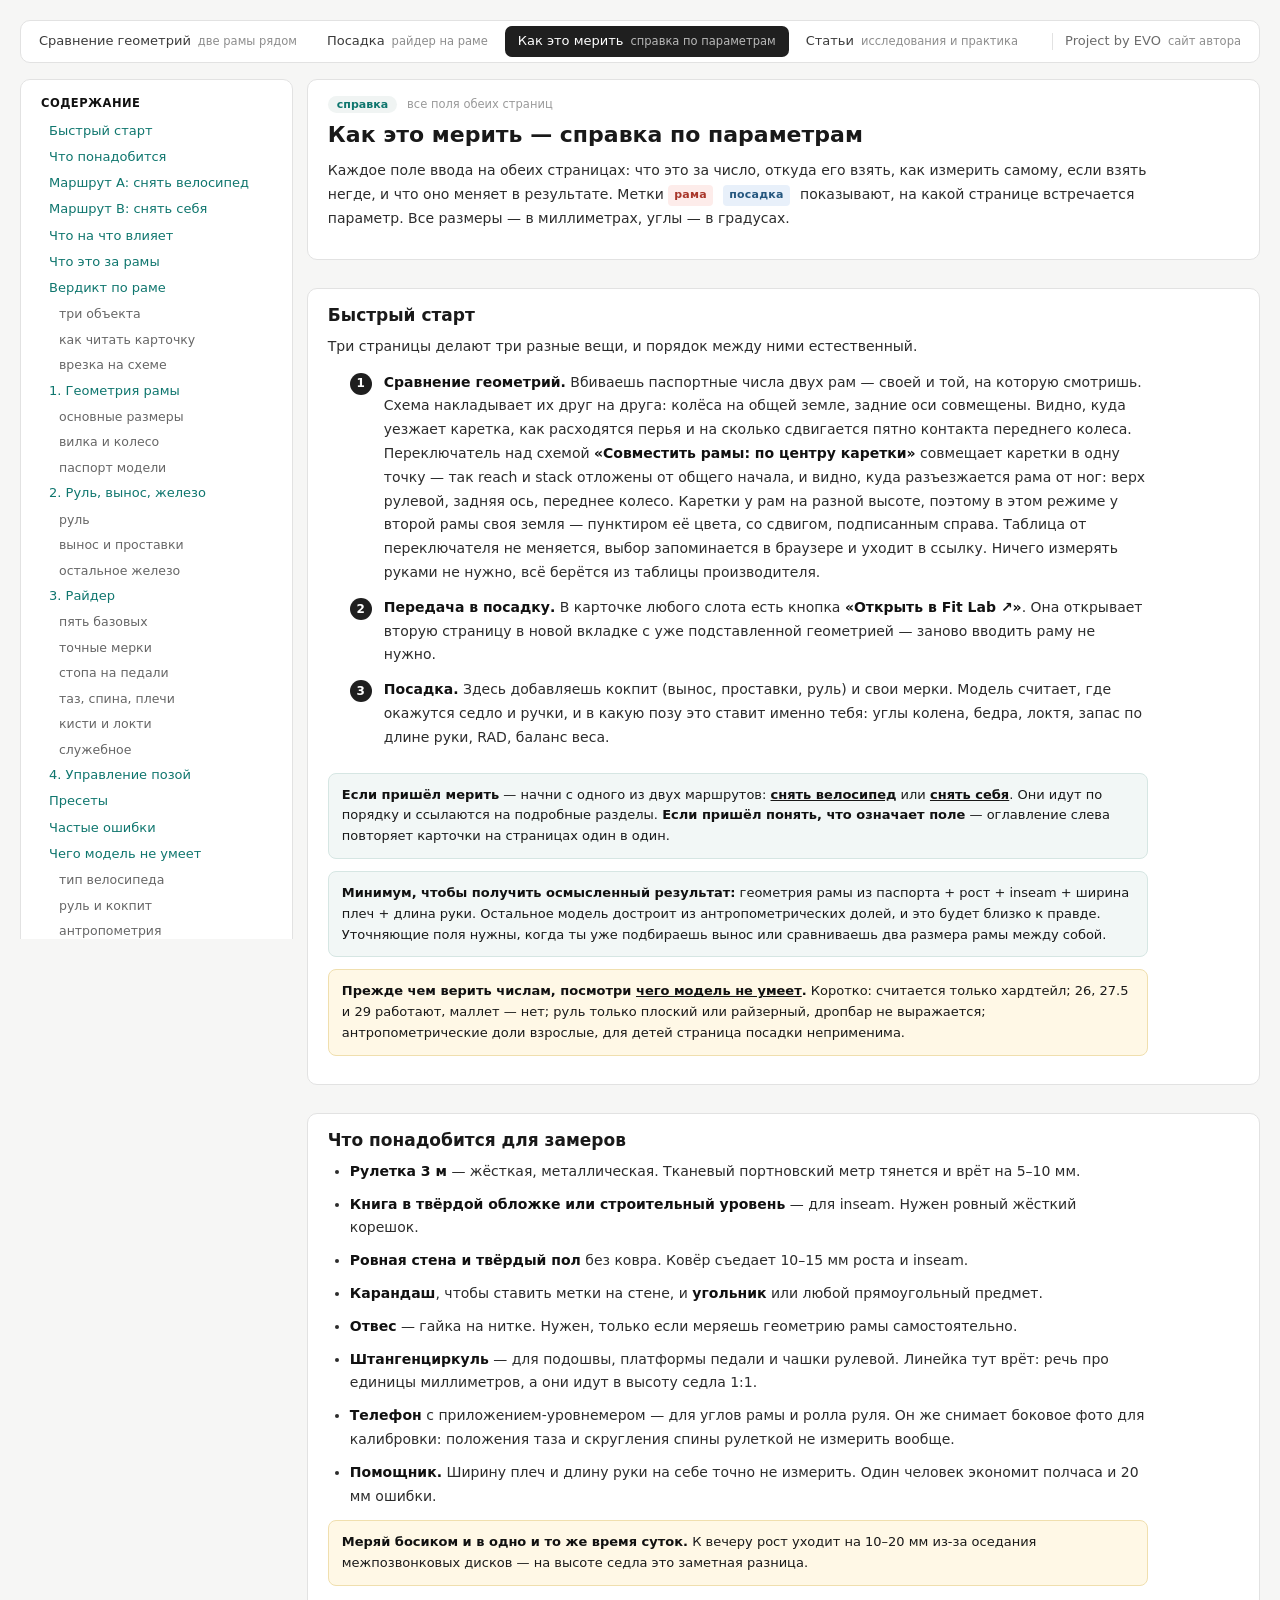
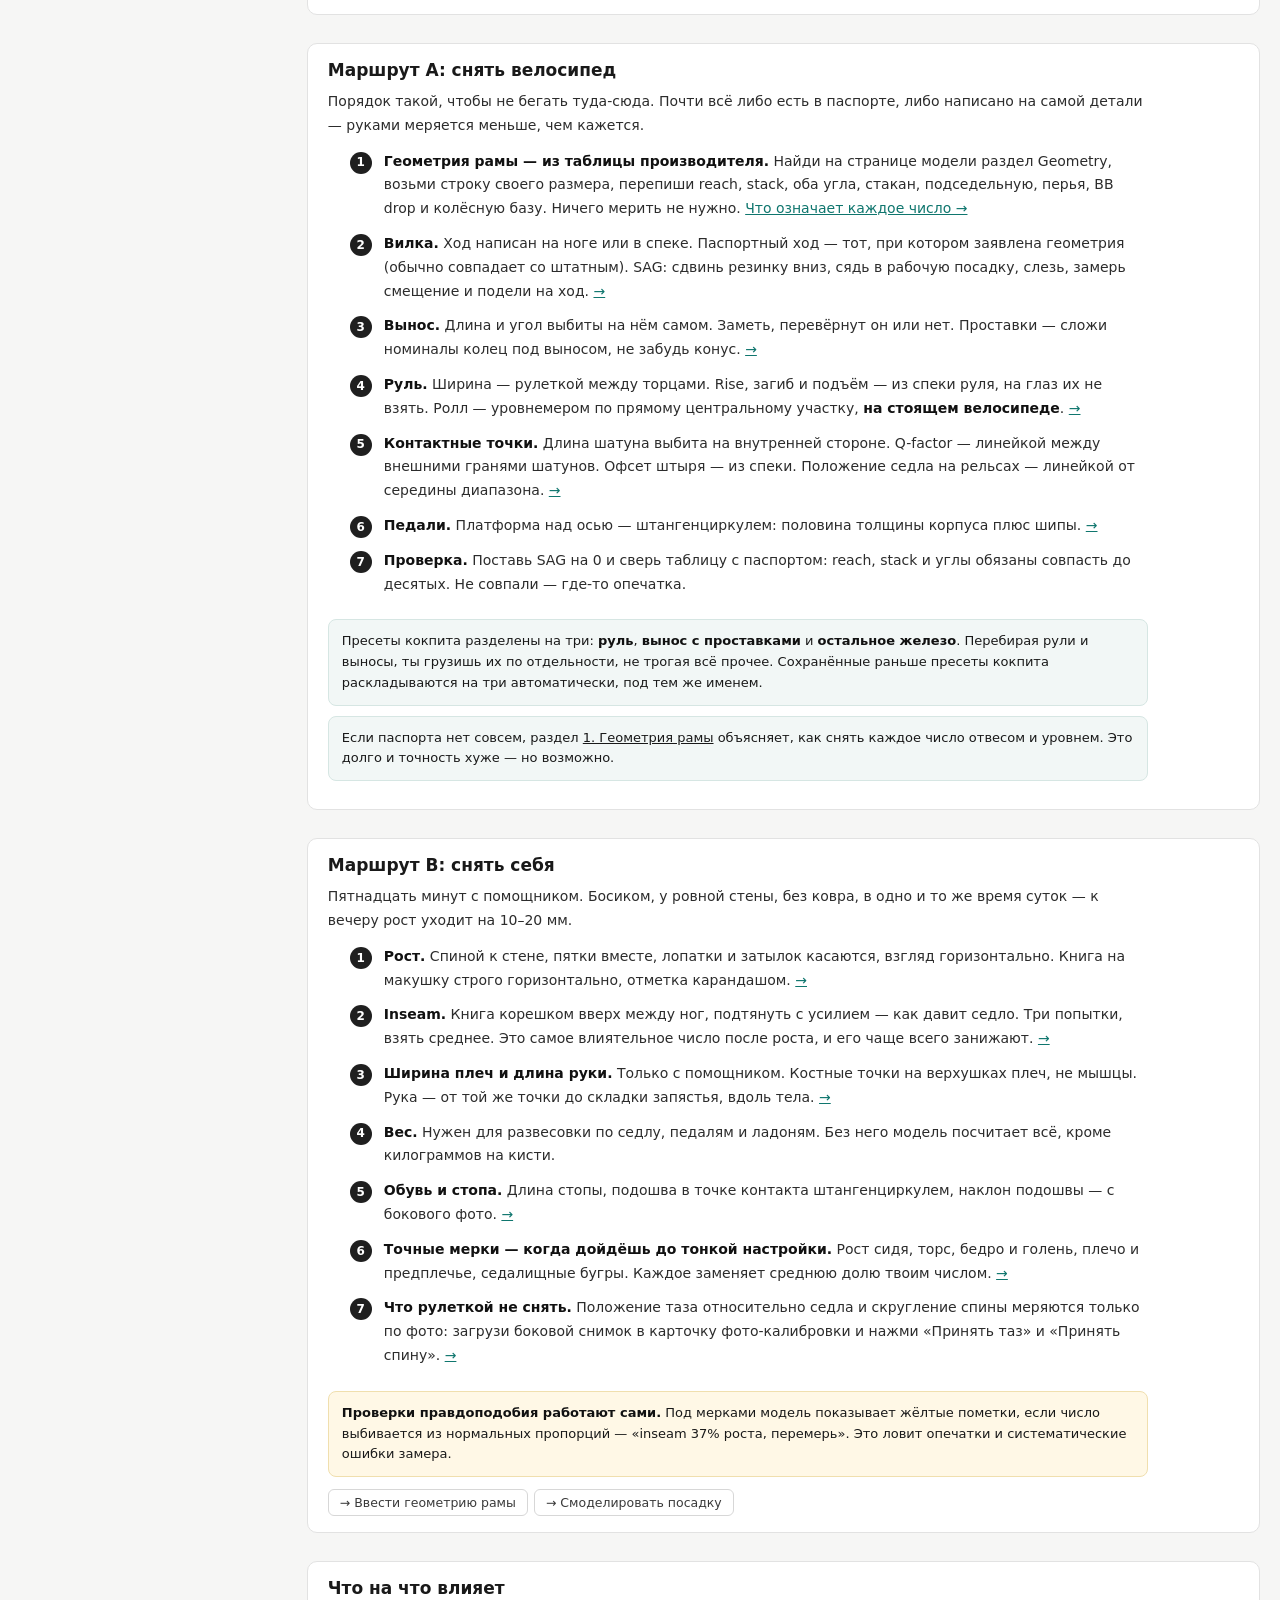
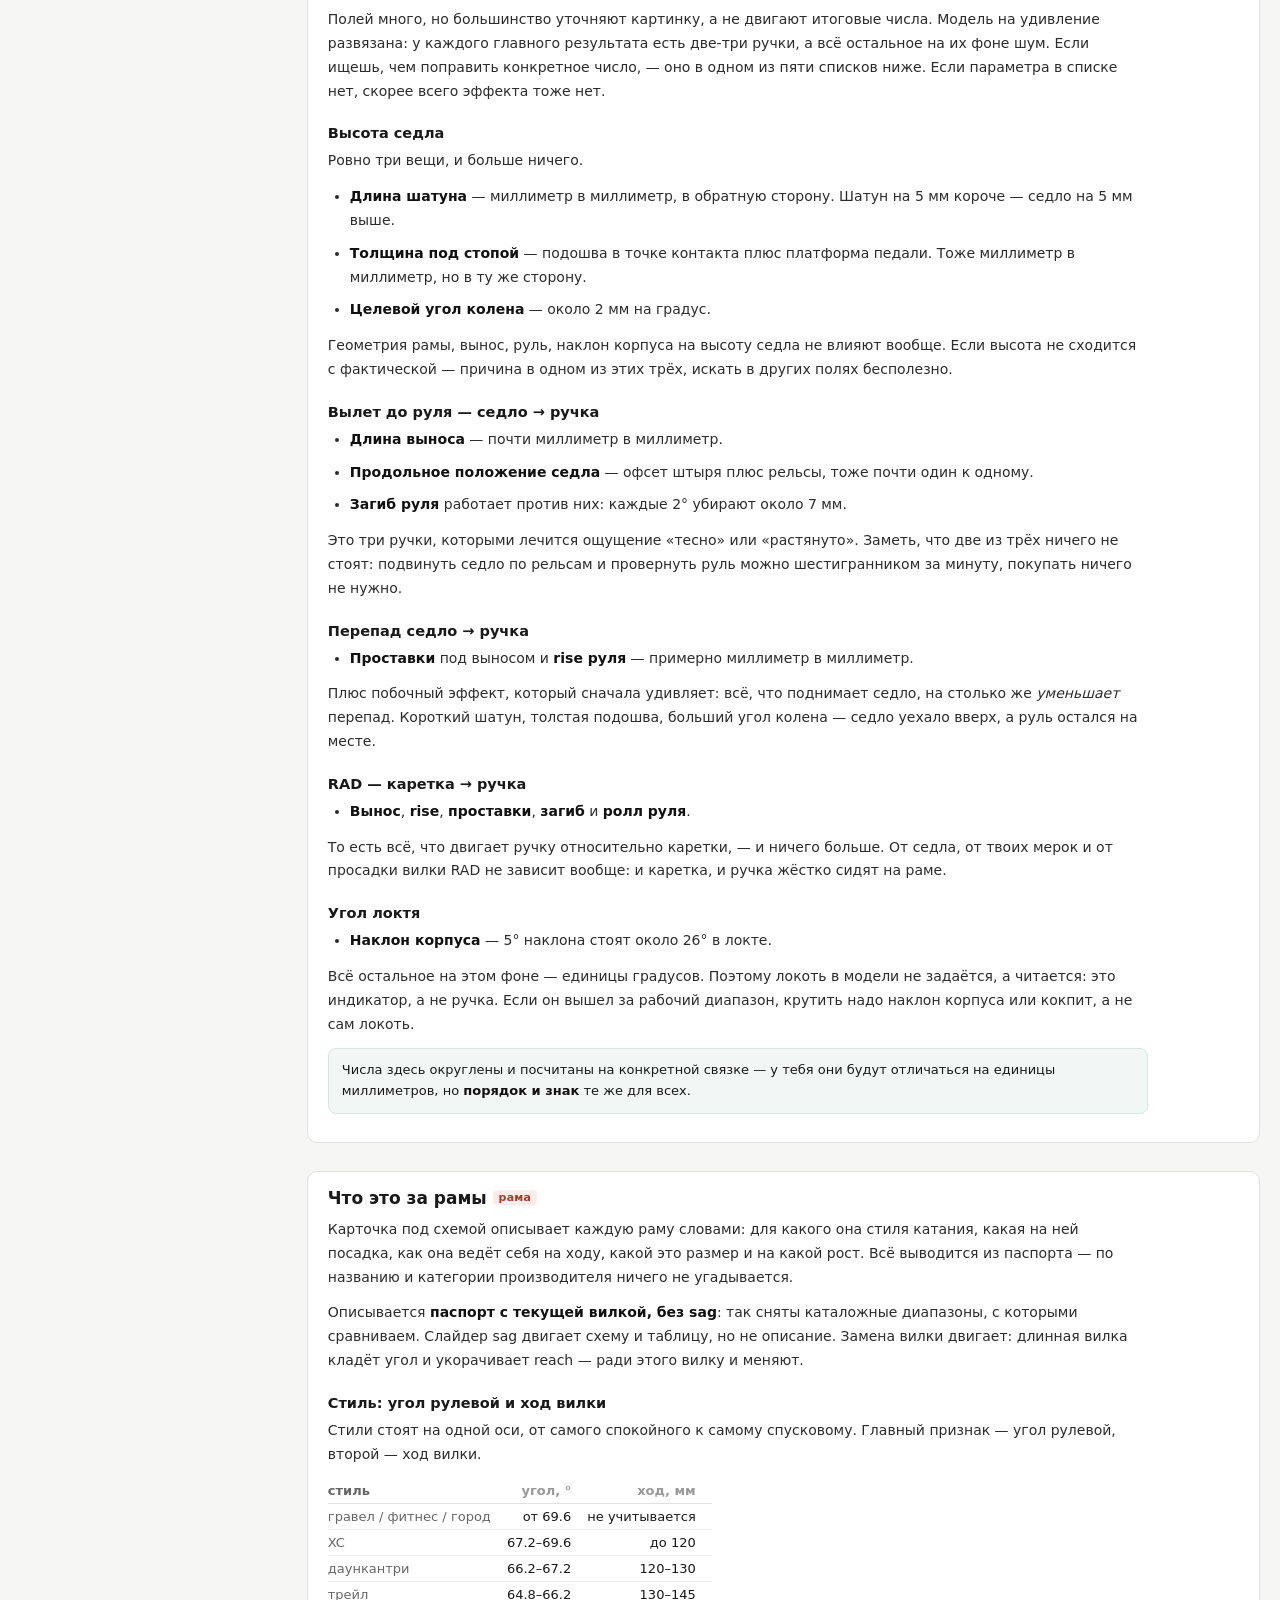
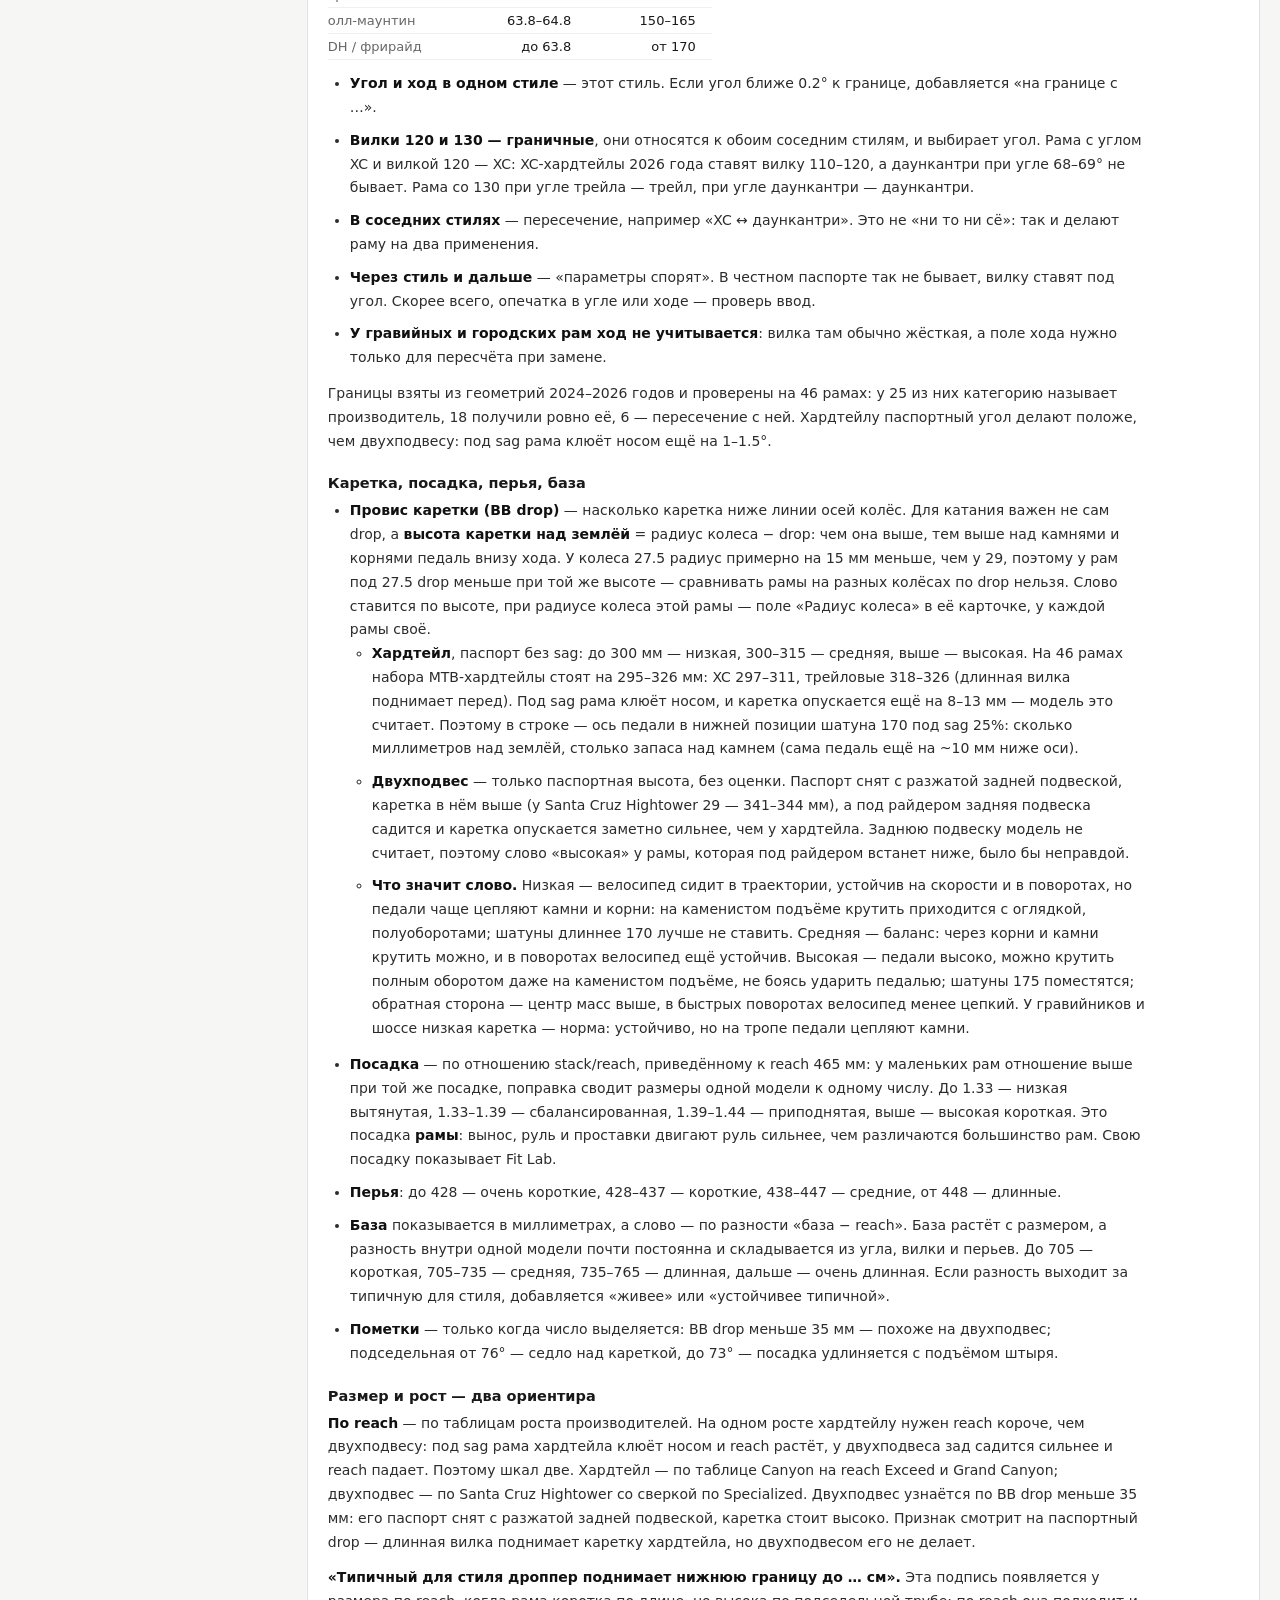
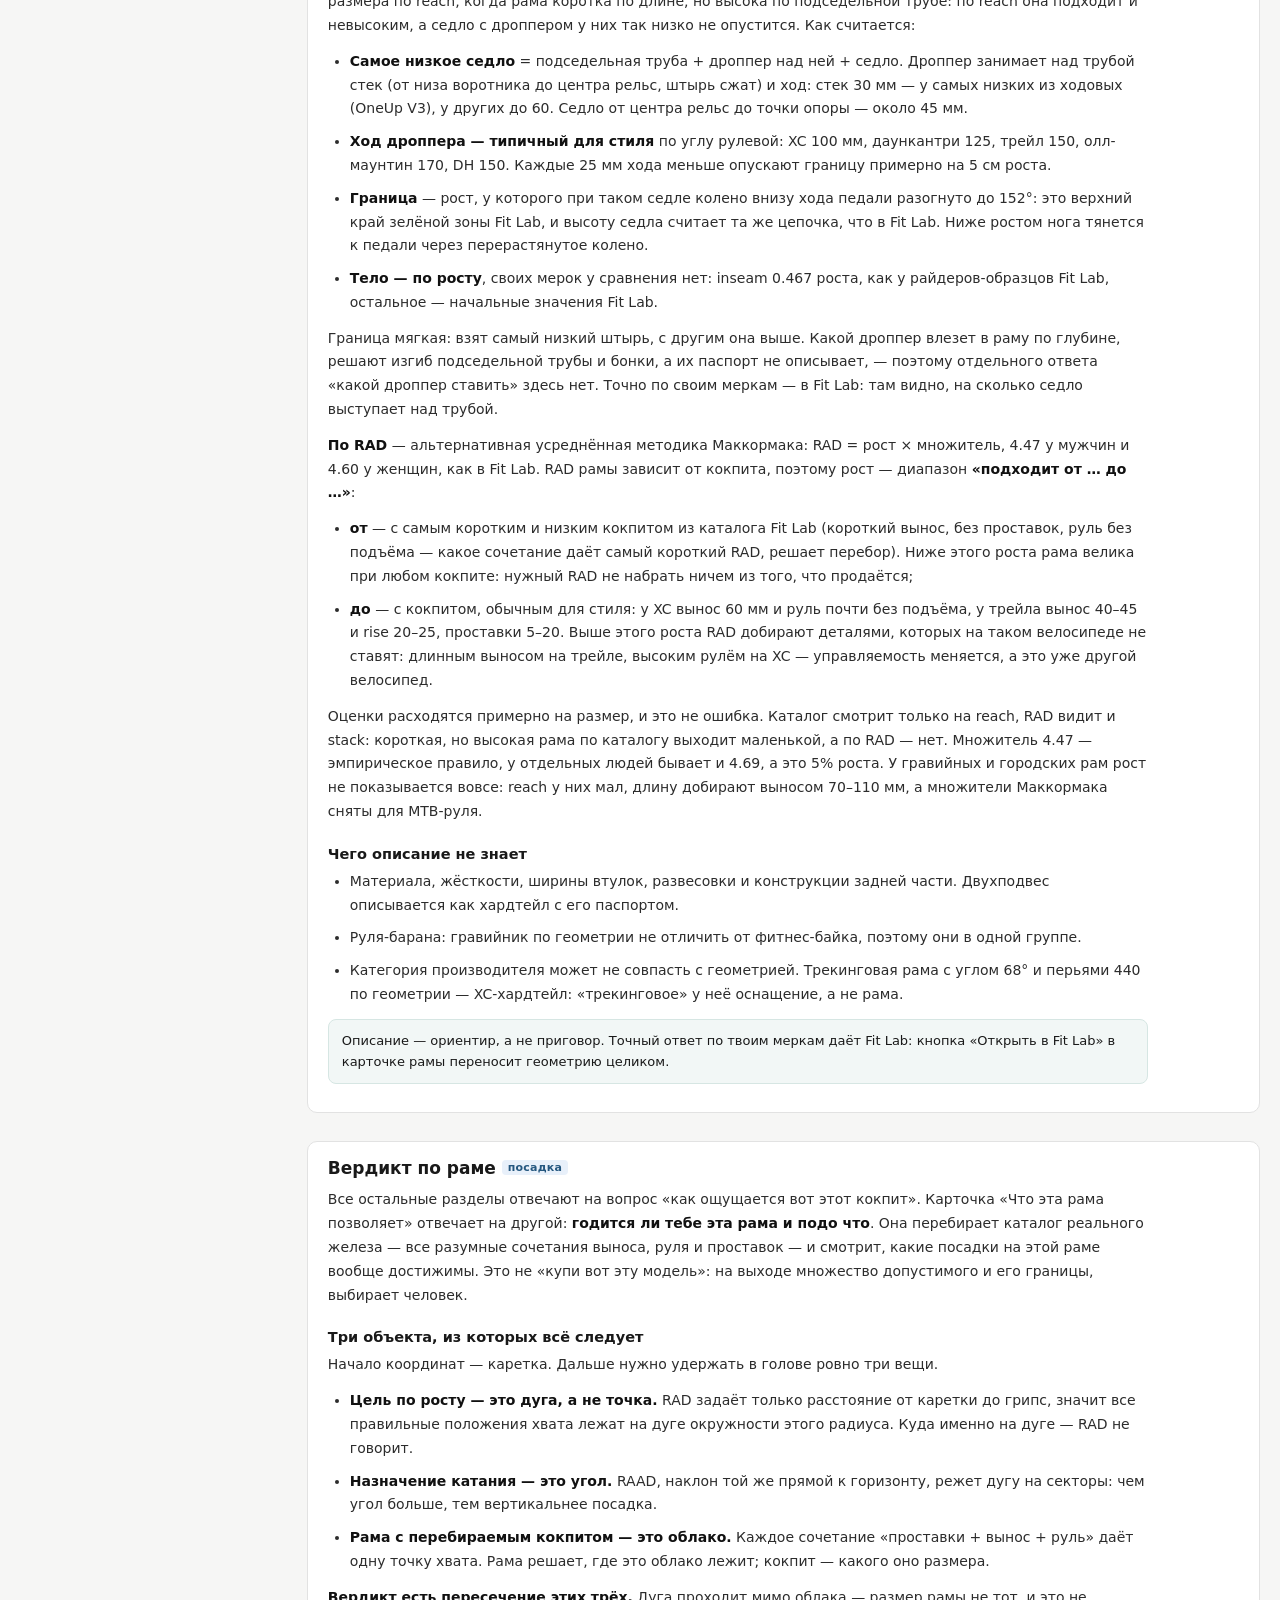
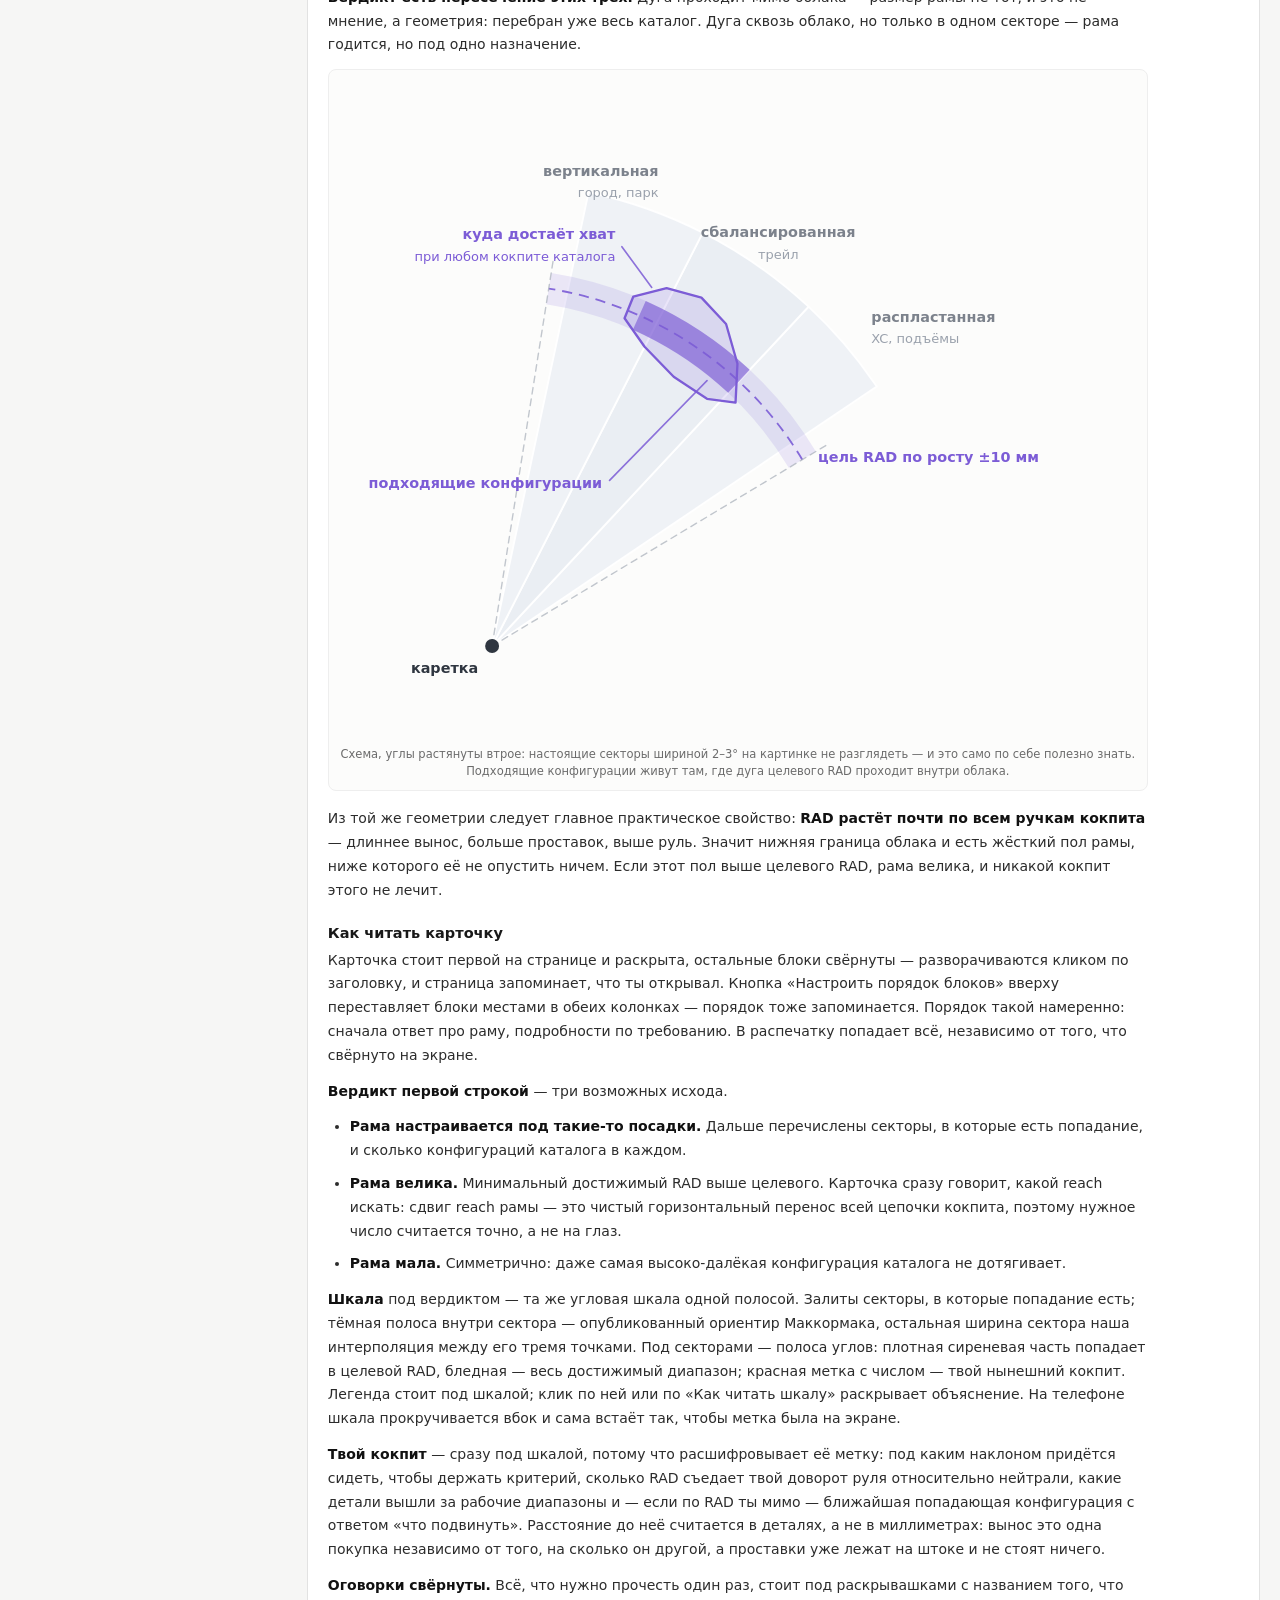
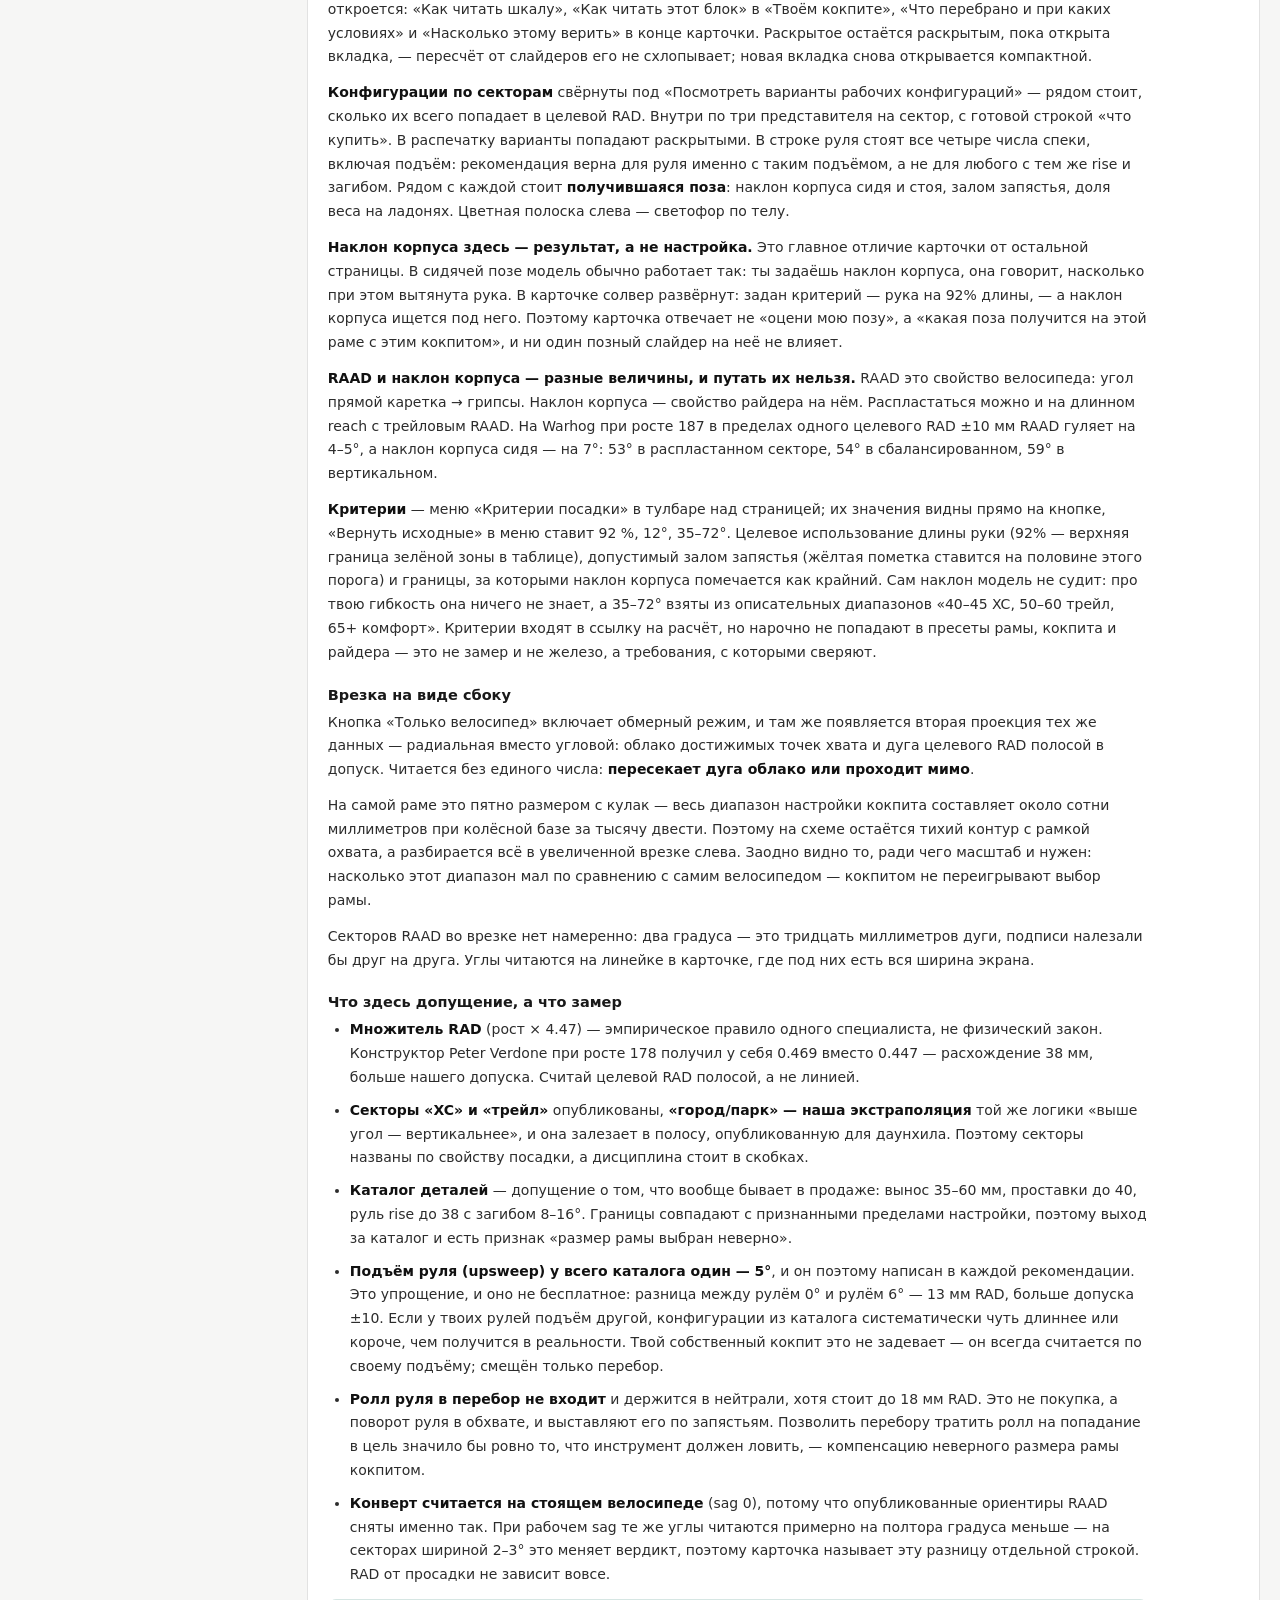
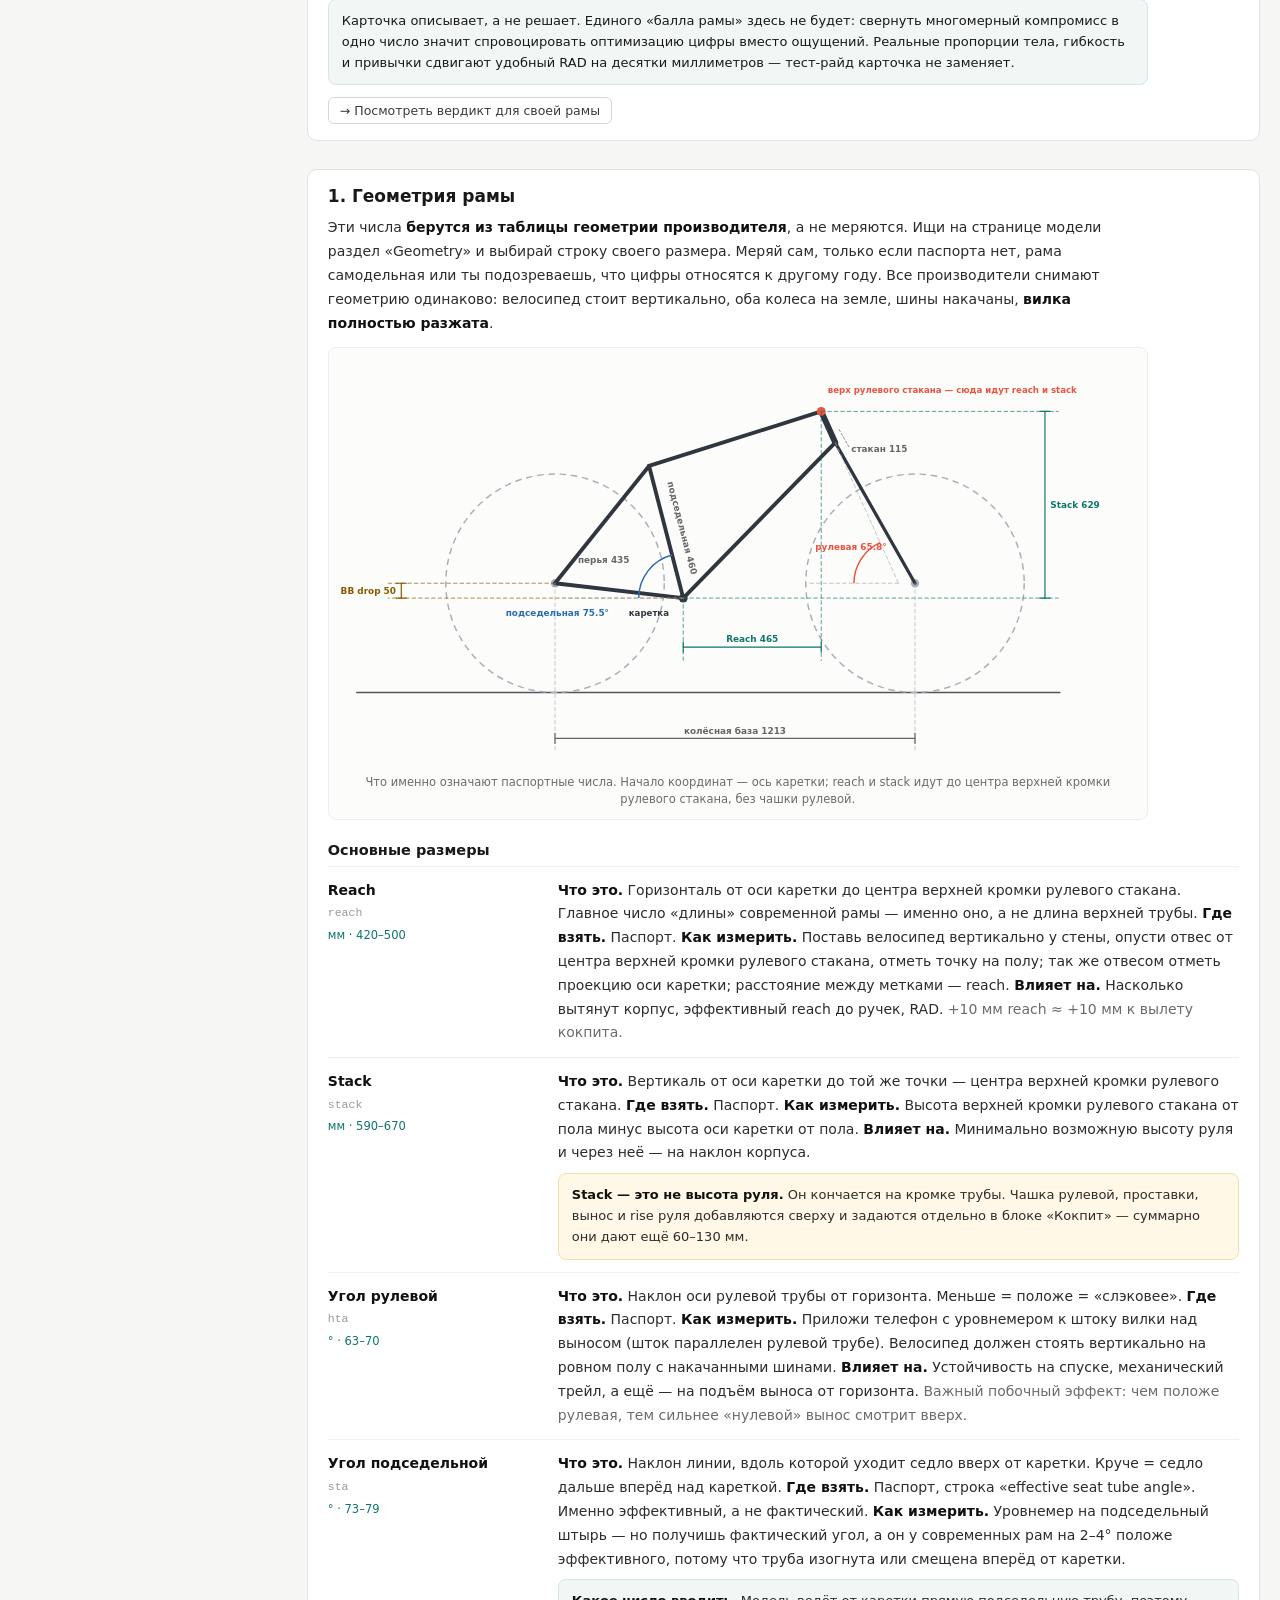
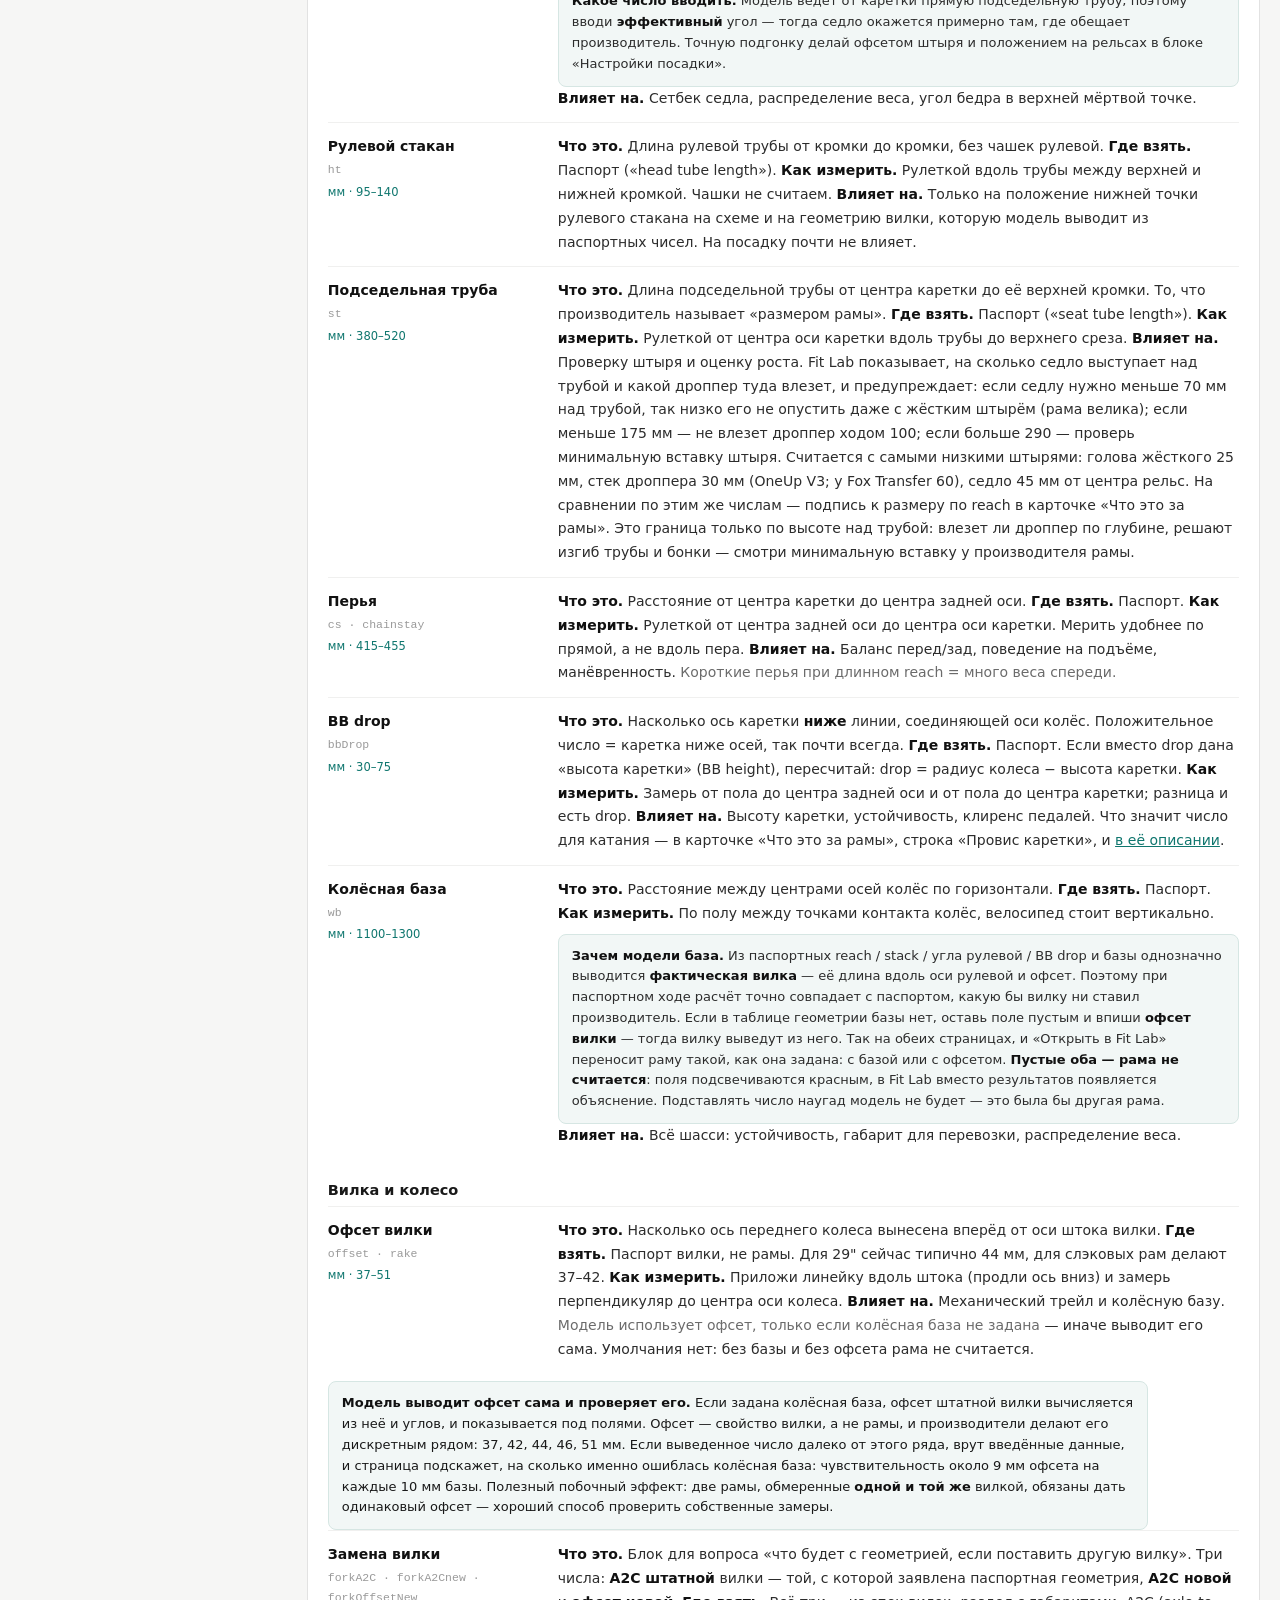
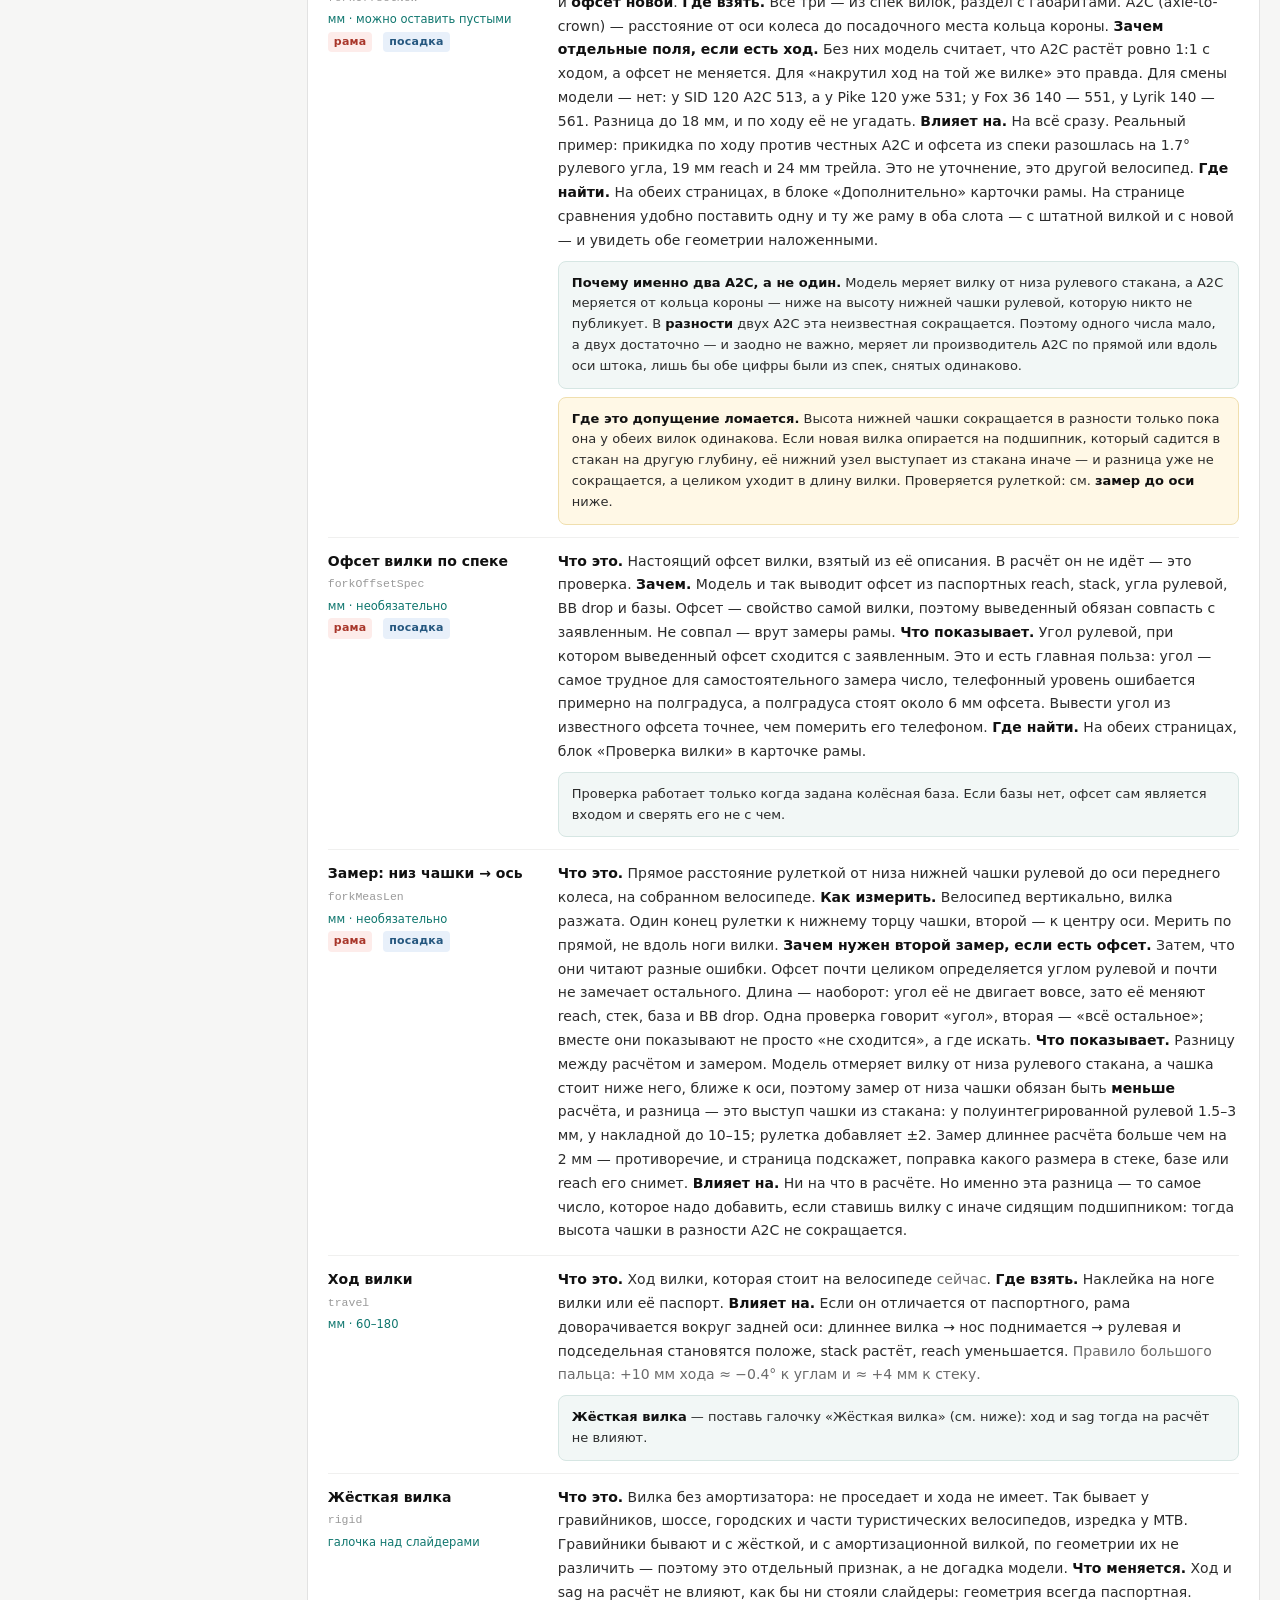
<file: help.html>
<!DOCTYPE html>
<html lang="ru">
<head>
<meta charset="utf-8">
<meta name="viewport" content="width=device-width, initial-scale=1">
<title>Как это мерить — справка по параметрам</title>
<link rel="stylesheet" href="site.css?v=d77220fe">
<link rel="stylesheet" href="read.css?v=d55b4626">
<style>
/* Виджеты справки. Общий каркас, оглавление, шапка и текст — в site.css и read.css. */

/* ---- блок параметра: слева имя и ключ, справа объяснение ---- */
.p{display:grid;grid-template-columns:1fr;gap:3px 20px;padding:12px 0;border-top:1px solid #f0f0ef;
   font-size:14px;line-height:1.7}
.p:first-of-type{border-top:none}
@media(min-width:760px){ .p{grid-template-columns:210px 1fr} }
.pn{font-weight:650;color:#111}
.pn .pk{display:block;font-weight:400;font-size:11.5px;color:#9a9a9a;font-family:ui-monospace,SFMono-Regular,Menlo,monospace;margin-top:1px}
.pn .pu{display:block;font-weight:500;font-size:11.5px;color:var(--acc);margin-top:3px}
.pd{color:#2c2c2c;max-width:820px}
.pd b{color:#111;font-weight:650}
.pd em{font-style:normal;color:var(--mut)}

/* ---- нумерованные шаги маршрута ---- */
.steps{counter-reset:s;margin:0 0 12px;padding:0;list-style:none;font-size:14px;line-height:1.7;max-width:820px}
.steps li{counter-increment:s;position:relative;padding:0 0 11px 34px;margin:0}
.steps li::before{content:counter(s);position:absolute;left:0;top:2px;width:22px;height:22px;border-radius:50%;
  background:#1f1f1f;color:#fff;font-size:12px;font-weight:650;display:flex;align-items:center;justify-content:center}

/* ---- таблица типичных значений ---- */
table.ref{border-collapse:collapse;font-size:13px;margin:10px 0 12px;font-variant-numeric:tabular-nums}
table.ref th,table.ref td{border-bottom:1px solid #f0f0ef;padding:5px 16px 5px 0;text-align:right}
table.ref th:first-child,table.ref td:first-child{text-align:left;color:#666}
table.ref thead th{color:#999;font-weight:600;border-bottom:1px solid #e0e0e0}

/* ---- поясняющие схемы ---- */
.fig{background:#fcfcfb;border:1px solid #eee;border-radius:8px;padding:10px;margin:4px 0 16px;max-width:820px}
.fig svg{width:100%;height:auto;display:block;margin:0 auto}
.figcap{font-size:11.5px;color:var(--mut);margin-top:7px;line-height:1.5;text-align:center}

/* ---- переходы к разделам ---- */
.chips{display:flex;gap:6px;flex-wrap:wrap;margin-top:10px}
.chips a{text-decoration:none;font-size:12.5px;color:#3a3a3a;border:1px solid #d7d7d7;background:#fff;
         border-radius:6px;padding:5px 11px}
.chips a:hover{background:#f2f2f1}

/* ---- метка «на какой странице встречается параметр» ---- */
.where{display:inline-block;font-size:11px;font-weight:600;letter-spacing:.02em;border-radius:4px;
       padding:1px 6px;vertical-align:1px;margin-right:6px}
.w1{background:#fdecea;color:#a8362a}
.w2{background:#e8f0fa;color:#25577f}

@media print{ .chips{display:none!important} }

/* Отличия этой страницы от общей основы (site.css). */
.card{padding:16px 20px}
</style>

<script>
/* Отключить аналитику для себя: открыть любую страницу с #toggle-goatcounter.
   Обрабатываем здесь, а не в count.js: наши страницы переписывают хеш своим
   состоянием раньше, чем успевает догрузиться асинхронный count.js, и его
   собственная проверка переключателя до хеша уже не доживает. */
(function(){
  if (location.hash !== '#toggle-goatcounter') return;
  var off;
  try{
    off = localStorage.getItem('skipgc') !== 't';
    if (off) localStorage.setItem('skipgc','t'); else localStorage.removeItem('skipgc');
  }catch(e){ return; }
  try{ history.replaceState(null,'',location.pathname+location.search); }catch(e){ location.hash=''; }
  alert('Аналитика в этом браузере ' + (off ? 'ВЫКЛЮЧЕНА' : 'ВКЛЮЧЕНА') + '.');
})();

/* Путь для статистики — только имя файла, без папки, в которой лежит сайт.
   Иначе одна и та же страница считается дважды: сервер отдаёт её и по
   /bike-geometry-lab/, и по /bike-geometry-lab/index.html, а для GoatCounter
   это два разных пути. Заодно цифры перестают зависеть от места публикации:
   в подпапке, в корне домена или на зеркале — статистика одна и та же.
   Ставится ДО загрузки count.js, он делает window.goatcounter||{} и наше
   значение сохраняет. */
window.goatcounter = window.goatcounter || {};
window.goatcounter.path = function(){
  return '/' + (location.pathname.split('/').pop() || 'index.html');
};
</script>
</head>
<body>

<script src="nav.js?v=fe891a9a"></script>

<div class="layout">
<aside class="panel">
  <div class="card toc">
    <b>Содержание</b>
    <a href="#start">Быстрый старт</a>
    <a href="#tools">Что понадобится</a>
    <a href="#route-bike">Маршрут A: снять велосипед</a>
    <a href="#route-body">Маршрут B: снять себя</a>
    <a href="#matters">Что на что влияет</a>
    <a href="#profile">Что это за рамы</a>
    <a href="#verdict">Вердикт по раме</a>
    <a class="t2" href="#v-model">три объекта</a>
    <a class="t2" href="#v-read">как читать карточку</a>
    <a class="t2" href="#v-side">врезка на схеме</a>
    <a href="#frame">1. Геометрия рамы</a>
    <a class="t2" href="#frame-main">основные размеры</a>
    <a class="t2" href="#frame-fork">вилка и колесо</a>
    <a class="t2" href="#frame-meta">паспорт модели</a>
    <a href="#cockpit">2. Руль, вынос, железо</a>
    <a class="t2" href="#ck-bar">руль</a>
    <a class="t2" href="#ck-stem">вынос и проставки</a>
    <a class="t2" href="#ck-hw">остальное железо</a>
    <a href="#body">3. Райдер</a>
    <a class="t2" href="#body-main">пять базовых</a>
    <a class="t2" href="#body-meas">точные мерки</a>
    <a class="t2" href="#body-foot">стопа на педали</a>
    <a class="t2" href="#body-pelvis">таз, спина, плечи</a>
    <a class="t2" href="#body-hand">кисти и локти</a>
    <a class="t2" href="#body-misc">служебное</a>
    <a href="#pose">4. Управление позой</a>
    <a href="#presets">Пресеты</a>
    <a href="#mistakes">Частые ошибки</a>
    <a href="#limits">Чего модель не умеет</a>
    <a class="t2" href="#lim-bike">тип велосипеда</a>
    <a class="t2" href="#lim-bar">руль и кокпит</a>
    <a class="t2" href="#lim-body">антропометрия</a>
    <a class="t2" href="#lim-model">сама модель</a>
  </div>
</aside>

<main class="results">

<div class="card">
  <div class="artmeta">
    <span class="tag">справка</span>
    <span>все поля обеих страниц</span>
  </div>
  <h1>Как это мерить — справка по параметрам</h1>
  <p class="lead">Каждое поле ввода на обеих страницах: что это за число, откуда его взять, как измерить самому, если взять негде, и что оно меняет в результате. Метки <span class="where w1">рама</span> <span class="where w2">посадка</span> показывают, на какой странице встречается параметр. Все размеры — в миллиметрах, углы — в градусах.</p>
</div>


<!-- ============================================================= -->
<div class="card">
  <h2 id="start">Быстрый старт</h2>
  <p class="lead">Три страницы делают три разные вещи, и порядок между ними естественный.</p>
  <ol class="steps">
    <li><b>Сравнение геометрий.</b> Вбиваешь паспортные числа двух рам — своей и той, на которую смотришь. Схема накладывает их друг на друга: колёса на общей земле, задние оси совмещены. Видно, куда уезжает каретка, как расходятся перья и на сколько сдвигается пятно контакта переднего колеса. Переключатель над схемой <b>«Совместить рамы: по центру каретки»</b> совмещает каретки в одну точку — так reach и stack отложены от общего начала, и видно, куда разъезжается рама от ног: верх рулевой, задняя ось, переднее колесо. Каретки у рам на разной высоте, поэтому в этом режиме у второй рамы своя земля — пунктиром её цвета, со сдвигом, подписанным справа. Таблица от переключателя не меняется, выбор запоминается в браузере и уходит в ссылку. Ничего измерять руками не нужно, всё берётся из таблицы производителя.</li>
    <li><b>Передача в посадку.</b> В карточке любого слота есть кнопка <b>«Открыть в Fit Lab ↗»</b>. Она открывает вторую страницу в новой вкладке с уже подставленной геометрией — заново вводить раму не нужно.</li>
    <li><b>Посадка.</b> Здесь добавляешь кокпит (вынос, проставки, руль) и свои мерки. Модель считает, где окажутся седло и ручки, и в какую позу это ставит именно тебя: углы колена, бедра, локтя, запас по длине руки, RAD, баланс веса.</li>
  </ol>
  <div class="tip"><b>Если пришёл мерить</b> — начни с одного из двух маршрутов: <a href="#route-bike" style="color:inherit"><b>снять велосипед</b></a> или <a href="#route-body" style="color:inherit"><b>снять себя</b></a>. Они идут по порядку и ссылаются на подробные разделы. <b>Если пришёл понять, что означает поле</b> — оглавление слева повторяет карточки на страницах один в один.</div>
  <div class="tip"><b>Минимум, чтобы получить осмысленный результат:</b> геометрия рамы из паспорта + рост + inseam + ширина плеч + длина руки. Остальное модель достроит из антропометрических долей, и это будет близко к правде. Уточняющие поля нужны, когда ты уже подбираешь вынос или сравниваешь два размера рамы между собой.</div>
  <div class="warnbox"><b>Прежде чем верить числам, посмотри <a href="#limits" style="color:inherit">чего модель не умеет</a>.</b> Коротко: считается только хардтейл; 26, 27.5 и 29 работают, маллет — нет; руль только плоский или райзерный, дропбар не выражается; антропометрические доли взрослые, для детей страница посадки неприменима.</div>
</div>

<!-- ============================================================= -->
<div class="card">
  <h2 id="tools">Что понадобится для замеров</h2>
  <ul>
    <li><b>Рулетка 3 м</b> — жёсткая, металлическая. Тканевый портновский метр тянется и врёт на 5–10 мм.</li>
    <li><b>Книга в твёрдой обложке или строительный уровень</b> — для inseam. Нужен ровный жёсткий корешок.</li>
    <li><b>Ровная стена и твёрдый пол</b> без ковра. Ковёр съедает 10–15 мм роста и inseam.</li>
    <li><b>Карандаш</b>, чтобы ставить метки на стене, и <b>угольник</b> или любой прямоугольный предмет.</li>
    <li><b>Отвес</b> — гайка на нитке. Нужен, только если меряешь геометрию рамы самостоятельно.</li>
    <li><b>Штангенциркуль</b> — для подошвы, платформы педали и чашки рулевой. Линейка тут врёт: речь про единицы миллиметров, а они идут в высоту седла 1:1.</li>
    <li><b>Телефон</b> с приложением-уровнемером — для углов рамы и ролла руля. Он же снимает боковое фото для калибровки: положения таза и скругления спины рулеткой не измерить вообще.</li>
    <li><b>Помощник.</b> Ширину плеч и длину руки на себе точно не измерить. Один человек экономит полчаса и 20 мм ошибки.</li>
  </ul>
  <div class="warnbox"><b>Меряй босиком и в одно и то же время суток.</b> К вечеру рост уходит на 10–20 мм из-за оседания межпозвонковых дисков — на высоте седла это заметная разница.</div>
</div>

<!-- ============================================================= -->
<div class="card">
  <h2 id="route-bike">Маршрут A: снять велосипед</h2>
  <p class="lead">Порядок такой, чтобы не бегать туда-сюда. Почти всё либо есть в паспорте, либо написано на самой детали — руками меряется меньше, чем кажется.</p>
  <ol class="steps">
    <li><b>Геометрия рамы — из таблицы производителя.</b> Найди на странице модели раздел Geometry, возьми строку своего размера, перепиши reach, stack, оба угла, стакан, подседельную, перья, BB drop и колёсную базу. Ничего мерить не нужно. <a href="#frame">Что означает каждое число →</a></li>
    <li><b>Вилка.</b> Ход написан на ноге или в спеке. Паспортный ход — тот, при котором заявлена геометрия (обычно совпадает со штатным). SAG: сдвинь резинку вниз, сядь в рабочую посадку, слезь, замерь смещение и подели на ход. <a href="#frame-fork">→</a></li>
    <li><b>Вынос.</b> Длина и угол выбиты на нём самом. Заметь, перевёрнут он или нет. Проставки — сложи номиналы колец под выносом, не забудь конус. <a href="#ck-stem">→</a></li>
    <li><b>Руль.</b> Ширина — рулеткой между торцами. Rise, загиб и подъём — из спеки руля, на глаз их не взять. Ролл — уровнемером по прямому центральному участку, <b>на стоящем велосипеде</b>. <a href="#ck-bar">→</a></li>
    <li><b>Контактные точки.</b> Длина шатуна выбита на внутренней стороне. Q-factor — линейкой между внешними гранями шатунов. Офсет штыря — из спеки. Положение седла на рельсах — линейкой от середины диапазона. <a href="#ck-hw">→</a></li>
    <li><b>Педали.</b> Платформа над осью — штангенциркулем: половина толщины корпуса плюс шипы. <a href="#ck-hw">→</a></li>
    <li><b>Проверка.</b> Поставь SAG на 0 и сверь таблицу с паспортом: reach, stack и углы обязаны совпасть до десятых. Не совпали — где-то опечатка.</li>
  </ol>
  <div class="tip" style="margin-bottom:10px">Пресеты кокпита разделены на три: <b>руль</b>, <b>вынос с проставками</b> и <b>остальное железо</b>. Перебирая рули и выносы, ты грузишь их по отдельности, не трогая всё прочее. Сохранённые раньше пресеты кокпита раскладываются на три автоматически, под тем же именем.</div>
  <div class="tip">Если паспорта нет совсем, раздел <a href="#frame" style="color:inherit">1. Геометрия рамы</a> объясняет, как снять каждое число отвесом и уровнем. Это долго и точность хуже — но возможно.</div>
</div>

<!-- ============================================================= -->
<div class="card">
  <h2 id="route-body">Маршрут B: снять себя</h2>
  <p class="lead">Пятнадцать минут с помощником. Босиком, у ровной стены, без ковра, в одно и то же время суток — к вечеру рост уходит на 10–20 мм.</p>
  <ol class="steps">
    <li><b>Рост.</b> Спиной к стене, пятки вместе, лопатки и затылок касаются, взгляд горизонтально. Книга на макушку строго горизонтально, отметка карандашом. <a href="#body-main">→</a></li>
    <li><b>Inseam.</b> Книга корешком вверх между ног, подтянуть с усилием — как давит седло. Три попытки, взять среднее. Это самое влиятельное число после роста, и его чаще всего занижают. <a href="#body-main">→</a></li>
    <li><b>Ширина плеч и длина руки.</b> Только с помощником. Костные точки на верхушках плеч, не мышцы. Рука — от той же точки до складки запястья, вдоль тела. <a href="#body-main">→</a></li>
    <li><b>Вес.</b> Нужен для развесовки по седлу, педалям и ладоням. Без него модель посчитает всё, кроме килограммов на кисти.</li>
    <li><b>Обувь и стопа.</b> Длина стопы, подошва в точке контакта штангенциркулем, наклон подошвы — с бокового фото. <a href="#body-foot">→</a></li>
    <li><b>Точные мерки — когда дойдёшь до тонкой настройки.</b> Рост сидя, торс, бедро и голень, плечо и предплечье, седалищные бугры. Каждое заменяет среднюю долю твоим числом. <a href="#body-meas">→</a></li>
    <li><b>Что рулеткой не снять.</b> Положение таза относительно седла и скругление спины меряются только по фото: загрузи боковой снимок в карточку фото-калибровки и нажми «Принять таз» и «Принять спину». <a href="#body-pelvis">→</a></li>
  </ol>
  <div class="warnbox"><b>Проверки правдоподобия работают сами.</b> Под мерками модель показывает жёлтые пометки, если число выбивается из нормальных пропорций — «inseam 37% роста, перемерь». Это ловит опечатки и систематические ошибки замера.</div>
  <div class="chips">
    <a href="index.html" data-goatcounter-click="help-to-geometry">→ Ввести геометрию рамы</a>
    <a href="fit-lab.html" data-goatcounter-click="help-to-fitlab">→ Смоделировать посадку</a>
  </div>
</div>

<!-- ============================================================= -->
<div class="card">
  <h2 id="matters">Что на что влияет</h2>
  <p class="lead">Полей много, но большинство уточняют картинку, а не двигают итоговые числа. Модель на удивление развязана: у каждого главного результата есть две-три ручки, а всё остальное на их фоне шум. Если ищешь, чем поправить конкретное число, — оно в одном из пяти списков ниже. Если параметра в списке нет, скорее всего эффекта тоже нет.</p>

  <h3 class="sec3">Высота седла</h3>
  <p>Ровно три вещи, и больше ничего.</p>
  <ul>
    <li><b>Длина шатуна</b> — миллиметр в миллиметр, в обратную сторону. Шатун на 5 мм короче — седло на 5 мм выше.</li>
    <li><b>Толщина под стопой</b> — подошва в точке контакта плюс платформа педали. Тоже миллиметр в миллиметр, но в ту же сторону.</li>
    <li><b>Целевой угол колена</b> — около 2 мм на градус.</li>
  </ul>
  <p>Геометрия рамы, вынос, руль, наклон корпуса на высоту седла не влияют вообще. Если высота не сходится с фактической — причина в одном из этих трёх, искать в других полях бесполезно.</p>

  <h3 class="sec3">Вылет до руля — седло → ручка</h3>
  <ul>
    <li><b>Длина выноса</b> — почти миллиметр в миллиметр.</li>
    <li><b>Продольное положение седла</b> — офсет штыря плюс рельсы, тоже почти один к одному.</li>
    <li><b>Загиб руля</b> работает против них: каждые 2° убирают около 7 мм.</li>
  </ul>
  <p>Это три ручки, которыми лечится ощущение «тесно» или «растянуто». Заметь, что две из трёх ничего не стоят: подвинуть седло по рельсам и провернуть руль можно шестигранником за минуту, покупать ничего не нужно.</p>

  <h3 class="sec3">Перепад седло → ручка</h3>
  <ul>
    <li><b>Проставки</b> под выносом и <b>rise руля</b> — примерно миллиметр в миллиметр.</li>
  </ul>
  <p>Плюс побочный эффект, который сначала удивляет: всё, что поднимает седло, на столько же <em>уменьшает</em> перепад. Короткий шатун, толстая подошва, больший угол колена — седло уехало вверх, а руль остался на месте.</p>

  <h3 class="sec3">RAD — каретка → ручка</h3>
  <ul>
    <li><b>Вынос</b>, <b>rise</b>, <b>проставки</b>, <b>загиб</b> и <b>ролл руля</b>.</li>
  </ul>
  <p>То есть всё, что двигает ручку относительно каретки, — и ничего больше. От седла, от твоих мерок и от просадки вилки RAD не зависит вообще: и каретка, и ручка жёстко сидят на раме.</p>

  <h3 class="sec3">Угол локтя</h3>
  <ul>
    <li><b>Наклон корпуса</b> — 5° наклона стоят около 26° в локте.</li>
  </ul>
  <p>Всё остальное на этом фоне — единицы градусов. Поэтому локоть в модели не задаётся, а читается: это индикатор, а не ручка. Если он вышел за рабочий диапазон, крутить надо наклон корпуса или кокпит, а не сам локоть.</p>

  <div class="tip">Числа здесь округлены и посчитаны на конкретной связке — у тебя они будут отличаться на единицы миллиметров, но <b>порядок и знак</b> те же для всех.</div>
</div>

<!-- ============================================================= -->
<div class="card">
  <h2 id="profile">Что это за рамы <span class="where w1" style="vertical-align:3px">рама</span></h2>
  <p class="lead">Карточка под схемой описывает каждую раму словами: для какого она стиля катания, какая на ней посадка, как она ведёт себя на ходу, какой это размер и на какой рост. Всё выводится из паспорта — по названию и категории производителя ничего не угадывается.</p>
  <p>Описывается <b>паспорт с текущей вилкой, без sag</b>: так сняты каталожные диапазоны, с которыми сравниваем. Слайдер sag двигает схему и таблицу, но не описание. Замена вилки двигает: длинная вилка кладёт угол и укорачивает reach — ради этого вилку и меняют.</p>

  <h3 class="sec3">Стиль: угол рулевой и ход вилки</h3>
  <p>Стили стоят на одной оси, от самого спокойного к самому спусковому. Главный признак — угол рулевой, второй — ход вилки.</p>
  <table class="ref"><thead><tr><th>стиль</th><th>угол, °</th><th>ход, мм</th></tr></thead><tbody>
    <tr><td>гравел / фитнес / город</td><td style="white-space:nowrap">от 69.6</td><td>не учитывается</td></tr>
    <tr><td>XC</td><td style="white-space:nowrap">67.2–69.6</td><td style="white-space:nowrap">до 120</td></tr>
    <tr><td>даункантри</td><td style="white-space:nowrap">66.2–67.2</td><td style="white-space:nowrap">120–130</td></tr>
    <tr><td>трейл</td><td style="white-space:nowrap">64.8–66.2</td><td style="white-space:nowrap">130–145</td></tr>
    <tr><td>олл-маунтин</td><td style="white-space:nowrap">63.8–64.8</td><td style="white-space:nowrap">150–165</td></tr>
    <tr><td>DH / фрирайд</td><td style="white-space:nowrap">до 63.8</td><td style="white-space:nowrap">от 170</td></tr>
  </tbody></table>
  <ul>
    <li><b>Угол и ход в одном стиле</b> — этот стиль. Если угол ближе 0.2° к границе, добавляется «на границе с …».</li>
    <li><b>Вилки 120 и 130 — граничные</b>, они относятся к обоим соседним стилям, и выбирает угол. Рама с углом XC и вилкой 120 — XC: XC-хардтейлы 2026 года ставят вилку 110–120, а даункантри при угле 68–69° не бывает. Рама со 130 при угле трейла — трейл, при угле даункантри — даункантри.</li>
    <li><b>В соседних стилях</b> — пересечение, например «XC ↔ даункантри». Это не «ни то ни сё»: так и делают раму на два применения.</li>
    <li><b>Через стиль и дальше</b> — «параметры спорят». В честном паспорте так не бывает, вилку ставят под угол. Скорее всего, опечатка в угле или ходе — проверь ввод.</li>
    <li><b>У гравийных и городских рам ход не учитывается</b>: вилка там обычно жёсткая, а поле хода нужно только для пересчёта при замене.</li>
  </ul>
  <p>Границы взяты из геометрий 2024–2026 годов и проверены на 46 рамах: у 25 из них категорию называет производитель, 18 получили ровно её, 6 — пересечение с ней. Хардтейлу паспортный угол делают положе, чем двухподвесу: под sag рама клюёт носом ещё на 1–1.5°.</p>

  <h3 class="sec3">Каретка, посадка, перья, база</h3>
  <ul>
    <li><b>Провис каретки (BB drop)</b> — насколько каретка ниже линии осей колёс. Для катания важен не сам drop, а <b>высота каретки над землёй</b> = радиус колеса − drop: чем она выше, тем выше над камнями и корнями педаль внизу хода. У колеса 27.5 радиус примерно на 15 мм меньше, чем у 29, поэтому у рам под 27.5 drop меньше при той же высоте — сравнивать рамы на разных колёсах по drop нельзя. Слово ставится по высоте, при радиусе колеса этой рамы — поле «Радиус колеса» в её карточке, у каждой рамы своё.
      <ul>
        <li><b>Хардтейл</b>, паспорт без sag: до 300 мм — низкая, 300–315 — средняя, выше — высокая. На 46 рамах набора MTB-хардтейлы стоят на 295–326 мм: XC 297–311, трейловые 318–326 (длинная вилка поднимает перед). Под sag рама клюёт носом, и каретка опускается ещё на 8–13 мм — модель это считает. Поэтому в строке — ось педали в нижней позиции шатуна 170 под sag 25%: сколько миллиметров над землёй, столько запаса над камнем (сама педаль ещё на ~10 мм ниже оси).</li>
        <li><b>Двухподвес</b> — только паспортная высота, без оценки. Паспорт снят с разжатой задней подвеской, каретка в нём выше (у Santa Cruz Hightower 29 — 341–344 мм), а под райдером задняя подвеска садится и каретка опускается заметно сильнее, чем у хардтейла. Заднюю подвеску модель не считает, поэтому слово «высокая» у рамы, которая под райдером встанет ниже, было бы неправдой.</li>
        <li><b>Что значит слово.</b> Низкая — велосипед сидит в траектории, устойчив на скорости и в поворотах, но педали чаще цепляют камни и корни: на каменистом подъёме крутить приходится с оглядкой, полуоборотами; шатуны длиннее 170 лучше не ставить. Средняя — баланс: через корни и камни крутить можно, и в поворотах велосипед ещё устойчив. Высокая — педали высоко, можно крутить полным оборотом даже на каменистом подъёме, не боясь ударить педалью; шатуны 175 поместятся; обратная сторона — центр масс выше, в быстрых поворотах велосипед менее цепкий. У гравийников и шоссе низкая каретка — норма: устойчиво, но на тропе педали цепляют камни.</li>
      </ul></li>
    <li><b>Посадка</b> — по отношению stack/reach, приведённому к reach 465 мм: у маленьких рам отношение выше при той же посадке, поправка сводит размеры одной модели к одному числу. До 1.33 — низкая вытянутая, 1.33–1.39 — сбалансированная, 1.39–1.44 — приподнятая, выше — высокая короткая. Это посадка <b>рамы</b>: вынос, руль и проставки двигают руль сильнее, чем различаются большинство рам. Свою посадку показывает Fit Lab.</li>
    <li><b>Перья</b>: до 428 — очень короткие, 428–437 — короткие, 438–447 — средние, от 448 — длинные.</li>
    <li><b>База</b> показывается в миллиметрах, а слово — по разности «база − reach». База растёт с размером, а разность внутри одной модели почти постоянна и складывается из угла, вилки и перьев. До 705 — короткая, 705–735 — средняя, 735–765 — длинная, дальше — очень длинная. Если разность выходит за типичную для стиля, добавляется «живее» или «устойчивее типичной».</li>
    <li><b>Пометки</b> — только когда число выделяется: BB drop меньше 35 мм — похоже на двухподвес; подседельная от 76° — седло над кареткой, до 73° — посадка удлиняется с подъёмом штыря.</li>
  </ul>

  <h3 class="sec3">Размер и рост — два ориентира</h3>
  <p><b>По reach</b> — по таблицам роста производителей. На одном росте хардтейлу нужен reach короче, чем двухподвесу: под sag рама хардтейла клюёт носом и reach растёт, у двухподвеса зад садится сильнее и reach падает. Поэтому шкал две. Хардтейл — по таблице Canyon на reach Exceed и Grand Canyon; двухподвес — по Santa Cruz Hightower со сверкой по Specialized. Двухподвес узнаётся по BB drop меньше 35 мм: его паспорт снят с разжатой задней подвеской, каретка стоит высоко. Признак смотрит на паспортный drop — длинная вилка поднимает каретку хардтейла, но двухподвесом его не делает.</p>
  <p><b>«Типичный для стиля дроппер поднимает нижнюю границу до … см».</b> Эта подпись появляется у размера по reach, когда рама коротка по длине, но высока по подседельной трубе: по reach она подходит и невысоким, а седло с дроппером у них так низко не опустится. Как считается:</p>
  <ul>
    <li><b>Самое низкое седло</b> = подседельная труба + дроппер над ней + седло. Дроппер занимает над трубой стек (от низа воротника до центра рельс, штырь сжат) и ход: стек 30 мм — у самых низких из ходовых (OneUp V3), у других до 60. Седло от центра рельс до точки опоры — около 45 мм.</li>
    <li><b>Ход дроппера — типичный для стиля</b> по углу рулевой: XC 100 мм, даункантри 125, трейл 150, олл-маунтин 170, DH 150. Каждые 25 мм хода меньше опускают границу примерно на 5 см роста.</li>
    <li><b>Граница</b> — рост, у которого при таком седле колено внизу хода педали разогнуто до 152°: это верхний край зелёной зоны Fit Lab, и высоту седла считает та же цепочка, что в Fit Lab. Ниже ростом нога тянется к педали через перерастянутое колено.</li>
    <li><b>Тело — по росту</b>, своих мерок у сравнения нет: inseam 0.467 роста, как у райдеров-образцов Fit Lab, остальное — начальные значения Fit Lab.</li>
  </ul>
  <p>Граница мягкая: взят самый низкий штырь, с другим она выше. Какой дроппер влезет в раму по глубине, решают изгиб подседельной трубы и бонки, а их паспорт не описывает, — поэтому отдельного ответа «какой дроппер ставить» здесь нет. Точно по своим меркам — в Fit Lab: там видно, на сколько седло выступает над трубой.</p>
  <p><b>По RAD</b> — альтернативная усреднённая методика Маккормака: RAD = рост × множитель, 4.47 у мужчин и 4.60 у женщин, как в Fit Lab. RAD рамы зависит от кокпита, поэтому рост — диапазон <b>«подходит от … до …»</b>:</p>
  <ul>
    <li><b>от</b> — с самым коротким и низким кокпитом из каталога Fit Lab (короткий вынос, без проставок, руль без подъёма — какое сочетание даёт самый короткий RAD, решает перебор). Ниже этого роста рама велика при любом кокпите: нужный RAD не набрать ничем из того, что продаётся;</li>
    <li><b>до</b> — с кокпитом, обычным для стиля: у XC вынос 60 мм и руль почти без подъёма, у трейла вынос 40–45 и rise 20–25, проставки 5–20. Выше этого роста RAD добирают деталями, которых на таком велосипеде не ставят: длинным выносом на трейле, высоким рулём на XC — управляемость меняется, а это уже другой велосипед.</li>
  </ul>
  <p>Оценки расходятся примерно на размер, и это не ошибка. Каталог смотрит только на reach, RAD видит и stack: короткая, но высокая рама по каталогу выходит маленькой, а по RAD — нет. Множитель 4.47 — эмпирическое правило, у отдельных людей бывает и 4.69, а это 5% роста. У гравийных и городских рам рост не показывается вовсе: reach у них мал, длину добирают выносом 70–110 мм, а множители Маккормака сняты для MTB-руля.</p>

  <h3 class="sec3">Чего описание не знает</h3>
  <ul>
    <li>Материала, жёсткости, ширины втулок, развесовки и конструкции задней части. Двухподвес описывается как хардтейл с его паспортом.</li>
    <li>Руля-барана: гравийник по геометрии не отличить от фитнес-байка, поэтому они в одной группе.</li>
    <li>Категория производителя может не совпасть с геометрией. Трекинговая рама с углом 68° и перьями 440 по геометрии — XC-хардтейл: «трекинговое» у неё оснащение, а не рама.</li>
  </ul>
  <div class="tip">Описание — ориентир, а не приговор. Точный ответ по твоим меркам даёт Fit Lab: кнопка «Открыть в Fit Lab» в карточке рамы переносит геометрию целиком.</div>
</div>

<!-- ============================================================= -->
<div class="card">
  <h2 id="verdict">Вердикт по раме <span class="where w2" style="vertical-align:3px">посадка</span></h2>
  <p class="lead">Все остальные разделы отвечают на вопрос «как ощущается вот этот кокпит». Карточка «Что эта рама позволяет» отвечает на другой: <b>годится ли тебе эта рама и подо что</b>. Она перебирает каталог реального железа — все разумные сочетания выноса, руля и проставок — и смотрит, какие посадки на этой раме вообще достижимы. Это не «купи вот эту модель»: на выходе множество допустимого и его границы, выбирает человек.</p>

  <h3 id="v-model" class="sec3">Три объекта, из которых всё следует</h3>
  <p>Начало координат — каретка. Дальше нужно удержать в голове ровно три вещи.</p>
  <ul>
    <li><b>Цель по росту — это дуга, а не точка.</b> RAD задаёт только расстояние от каретки до грипс, значит все правильные положения хвата лежат на дуге окружности этого радиуса. Куда именно на дуге — RAD не говорит.</li>
    <li><b>Назначение катания — это угол.</b> RAAD, наклон той же прямой к горизонту, режет дугу на секторы: чем угол больше, тем вертикальнее посадка.</li>
    <li><b>Рама с перебираемым кокпитом — это облако.</b> Каждое сочетание «проставки + вынос + руль» даёт одну точку хвата. Рама решает, где это облако лежит; кокпит — какого оно размера.</li>
  </ul>
  <p><b>Вердикт есть пересечение этих трёх.</b> Дуга проходит мимо облака — размер рамы не тот, и это не мнение, а геометрия: перебран уже весь каталог. Дуга сквозь облако, но только в одном секторе — рама годится, но под одно назначение.</p>

  <div class="fig"><div id="figenv"></div>
    <div class="figcap">Схема, углы растянуты втрое: настоящие секторы шириной 2–3° на картинке не разглядеть — и это само по себе полезно знать. Подходящие конфигурации живут там, где дуга целевого RAD проходит внутри облака.</div>
  </div>

  <p>Из той же геометрии следует главное практическое свойство: <b>RAD растёт почти по всем ручкам кокпита</b> — длиннее вынос, больше проставок, выше руль. Значит нижняя граница облака и есть жёсткий пол рамы, ниже которого её не опустить ничем. Если этот пол выше целевого RAD, рама велика, и никакой кокпит этого не лечит.</p>

  <h3 id="v-read" class="sec3">Как читать карточку</h3>
  <p>Карточка стоит первой на странице и раскрыта, остальные блоки свёрнуты — разворачиваются кликом по заголовку, и страница запоминает, что ты открывал. Кнопка «Настроить порядок блоков» вверху переставляет блоки местами в обеих колонках — порядок тоже запоминается. Порядок такой намеренно: сначала ответ про раму, подробности по требованию. В распечатку попадает всё, независимо от того, что свёрнуто на экране.</p>
  <p><b>Вердикт первой строкой</b> — три возможных исхода.</p>
  <ul>
    <li><b>Рама настраивается под такие-то посадки.</b> Дальше перечислены секторы, в которые есть попадание, и сколько конфигураций каталога в каждом.</li>
    <li><b>Рама велика.</b> Минимальный достижимый RAD выше целевого. Карточка сразу говорит, какой reach искать: сдвиг reach рамы — это чистый горизонтальный перенос всей цепочки кокпита, поэтому нужное число считается точно, а не на глаз.</li>
    <li><b>Рама мала.</b> Симметрично: даже самая высоко-далёкая конфигурация каталога не дотягивает.</li>
  </ul>
  <p><b>Шкала</b> под вердиктом — та же угловая шкала одной полосой. Залиты секторы, в которые попадание есть; тёмная полоса внутри сектора — опубликованный ориентир Маккормака, остальная ширина сектора наша интерполяция между его тремя точками. Под секторами — полоса углов: плотная сиреневая часть попадает в целевой RAD, бледная — весь достижимый диапазон; красная метка с числом — твой нынешний кокпит. Легенда стоит под шкалой; клик по ней или по «Как читать шкалу» раскрывает объяснение. На телефоне шкала прокручивается вбок и сама встаёт так, чтобы метка была на экране.</p>
  <p><b>Твой кокпит</b> — сразу под шкалой, потому что расшифровывает её метку: под каким наклоном придётся сидеть, чтобы держать критерий, сколько RAD съедает твой доворот руля относительно нейтрали, какие детали вышли за рабочие диапазоны и — если по RAD ты мимо — ближайшая попадающая конфигурация с ответом «что подвинуть». Расстояние до неё считается в деталях, а не в миллиметрах: вынос это одна покупка независимо от того, на сколько он другой, а проставки уже лежат на штоке и не стоят ничего.</p>
  <p><b>Оговорки свёрнуты.</b> Всё, что нужно прочесть один раз, стоит под раскрывашками с названием того, что откроется: «Как читать шкалу», «Как читать этот блок» в «Твоём кокпите», «Что перебрано и при каких условиях» и «Насколько этому верить» в конце карточки. Раскрытое остаётся раскрытым, пока открыта вкладка, — пересчёт от слайдеров его не схлопывает; новая вкладка снова открывается компактной.</p>
  <p><b>Конфигурации по секторам</b> свёрнуты под «Посмотреть варианты рабочих конфигураций» — рядом стоит, сколько их всего попадает в целевой RAD. Внутри по три представителя на сектор, с готовой строкой «что купить». В распечатку варианты попадают раскрытыми. В строке руля стоят все четыре числа спеки, включая подъём: рекомендация верна для руля именно с таким подъёмом, а не для любого с тем же rise и загибом. Рядом с каждой стоит <b>получившаяся поза</b>: наклон корпуса сидя и стоя, залом запястья, доля веса на ладонях. Цветная полоска слева — светофор по телу.</p>

  <p><b>Наклон корпуса здесь — результат, а не настройка.</b> Это главное отличие карточки от остальной страницы. В сидячей позе модель обычно работает так: ты задаёшь наклон корпуса, она говорит, насколько при этом вытянута рука. В карточке солвер развёрнут: задан критерий — рука на 92% длины, — а наклон корпуса ищется под него. Поэтому карточка отвечает не «оцени мою позу», а «какая поза получится на этой раме с этим кокпитом», и ни один позный слайдер на неё не влияет.</p>

  <p><b>RAAD и наклон корпуса — разные величины, и путать их нельзя.</b> RAAD это свойство велосипеда: угол прямой каретка → грипсы. Наклон корпуса — свойство райдера на нём. Распластаться можно и на длинном reach с трейловым RAAD. На Warhog при росте 187 в пределах одного целевого RAD ±10 мм RAAD гуляет на 4–5°, а наклон корпуса сидя — на 7°: 53° в распластанном секторе, 54° в сбалансированном, 59° в вертикальном.</p>

  <p><b>Критерии</b> — меню «Критерии посадки» в тулбаре над страницей; их значения видны прямо на кнопке, «Вернуть исходные» в меню ставит 92 %, 12°, 35–72°. Целевое использование длины руки (92% — верхняя граница зелёной зоны в таблице), допустимый залом запястья (жёлтая пометка ставится на половине этого порога) и границы, за которыми наклон корпуса помечается как крайний. Сам наклон модель не судит: про твою гибкость она ничего не знает, а 35–72° взяты из описательных диапазонов «40–45 XC, 50–60 трейл, 65+ комфорт». Критерии входят в ссылку на расчёт, но нарочно не попадают в пресеты рамы, кокпита и райдера — это не замер и не железо, а требования, с которыми сверяют.</p>

  <h3 id="v-side" class="sec3">Врезка на виде сбоку</h3>
  <p>Кнопка «Только велосипед» включает обмерный режим, и там же появляется вторая проекция тех же данных — радиальная вместо угловой: облако достижимых точек хвата и дуга целевого RAD полосой в допуск. Читается без единого числа: <b>пересекает дуга облако или проходит мимо</b>.</p>
  <p>На самой раме это пятно размером с кулак — весь диапазон настройки кокпита составляет около сотни миллиметров при колёсной базе за тысячу двести. Поэтому на схеме остаётся тихий контур с рамкой охвата, а разбирается всё в увеличенной врезке слева. Заодно видно то, ради чего масштаб и нужен: насколько этот диапазон мал по сравнению с самим велосипедом — кокпитом не переигрывают выбор рамы.</p>
  <p>Секторов RAAD во врезке нет намеренно: два градуса — это тридцать миллиметров дуги, подписи налезали бы друг на друга. Углы читаются на линейке в карточке, где под них есть вся ширина экрана.</p>

  <h3 class="sec3">Что здесь допущение, а что замер</h3>
  <ul>
    <li><b>Множитель RAD</b> (рост × 4.47) — эмпирическое правило одного специалиста, не физический закон. Конструктор Peter Verdone при росте 178 получил у себя 0.469 вместо 0.447 — расхождение 38 мм, больше нашего допуска. Считай целевой RAD полосой, а не линией.</li>
    <li><b>Секторы «XC» и «трейл»</b> опубликованы, <b>«город/парк» — наша экстраполяция</b> той же логики «выше угол — вертикальнее», и она залезает в полосу, опубликованную для даунхила. Поэтому секторы названы по свойству посадки, а дисциплина стоит в скобках.</li>
    <li><b>Каталог деталей</b> — допущение о том, что вообще бывает в продаже: вынос 35–60 мм, проставки до 40, руль rise до 38 с загибом 8–16°. Границы совпадают с признанными пределами настройки, поэтому выход за каталог и есть признак «размер рамы выбран неверно».</li>
    <li><b>Подъём руля (upsweep) у всего каталога один — 5°</b>, и он поэтому написан в каждой рекомендации. Это упрощение, и оно не бесплатное: разница между рулём 0° и рулём 6° — 13 мм RAD, больше допуска ±10. Если у твоих рулей подъём другой, конфигурации из каталога систематически чуть длиннее или короче, чем получится в реальности. Твой собственный кокпит это не задевает — он всегда считается по своему подъёму; смещён только перебор.</li>
    <li><b>Ролл руля в перебор не входит</b> и держится в нейтрали, хотя стоит до 18 мм RAD. Это не покупка, а поворот руля в обхвате, и выставляют его по запястьям. Позволить перебору тратить ролл на попадание в цель значило бы ровно то, что инструмент должен ловить, — компенсацию неверного размера рамы кокпитом.</li>
    <li><b>Конверт считается на стоящем велосипеде</b> (sag 0), потому что опубликованные ориентиры RAAD сняты именно так. При рабочем sag те же углы читаются примерно на полтора градуса меньше — на секторах шириной 2–3° это меняет вердикт, поэтому карточка называет эту разницу отдельной строкой. RAD от просадки не зависит вовсе.</li>
  </ul>
  <div class="tip">Карточка описывает, а не решает. Единого «балла рамы» здесь не будет: свернуть многомерный компромисс в одно число значит спровоцировать оптимизацию цифры вместо ощущений. Реальные пропорции тела, гибкость и привычки сдвигают удобный RAD на десятки миллиметров — тест-райд карточка не заменяет.</div>
  <div class="chips">
    <a href="fit-lab.html" data-goatcounter-click="help-to-fitlab-verdict">→ Посмотреть вердикт для своей рамы</a>
  </div>
</div>

<!-- ============================================================= -->
<div class="card">
  <h2 id="frame">1. Геометрия рамы</h2>
  <p class="lead">Эти числа <b>берутся из таблицы геометрии производителя</b>, а не меряются. Ищи на странице модели раздел «Geometry» и выбирай строку своего размера. Меряй сам, только если паспорта нет, рама самодельная или ты подозреваешь, что цифры относятся к другому году. Все производители снимают геометрию одинаково: велосипед стоит вертикально, оба колеса на земле, шины накачаны, <b>вилка полностью разжата</b>.</p>

  <div class="fig"><div id="figframe"></div>
    <div class="figcap">Что именно означают паспортные числа. Начало координат — ось каретки; reach и stack идут до центра верхней кромки рулевого стакана, без чашки рулевой.</div>
  </div>

  <h3 id="frame-main" class="sec3">Основные размеры</h3>

  <div class="p"><div class="pn">Reach<span class="pk">reach</span><span class="pu">мм · 420–500</span></div>
    <div class="pd"><b>Что это.</b> Горизонталь от оси каретки до центра верхней кромки рулевого стакана. Главное число «длины» современной рамы — именно оно, а не длина верхней трубы.
    <b>Где взять.</b> Паспорт.
    <b>Как измерить.</b> Поставь велосипед вертикально у стены, опусти отвес от центра верхней кромки рулевого стакана, отметь точку на полу; так же отвесом отметь проекцию оси каретки; расстояние между метками — reach.
    <b>Влияет на.</b> Насколько вытянут корпус, эффективный reach до ручек, RAD. <em>+10 мм reach ≈ +10 мм к вылету кокпита.</em></div></div>

  <div class="p"><div class="pn">Stack<span class="pk">stack</span><span class="pu">мм · 590–670</span></div>
    <div class="pd"><b>Что это.</b> Вертикаль от оси каретки до той же точки — центра верхней кромки рулевого стакана.
    <b>Где взять.</b> Паспорт.
    <b>Как измерить.</b> Высота верхней кромки рулевого стакана от пола минус высота оси каретки от пола.
    <b>Влияет на.</b> Минимально возможную высоту руля и через неё — на наклон корпуса.
    <div class="warnbox" style="margin:8px 0 0"><b>Stack — это не высота руля.</b> Он кончается на кромке трубы. Чашка рулевой, проставки, вынос и rise руля добавляются сверху и задаются отдельно в блоке «Кокпит» — суммарно они дают ещё 60–130 мм.</div></div></div>

  <div class="p"><div class="pn">Угол рулевой<span class="pk">hta</span><span class="pu">° · 63–70</span></div>
    <div class="pd"><b>Что это.</b> Наклон оси рулевой трубы от горизонта. Меньше = положе = «слэковее».
    <b>Где взять.</b> Паспорт.
    <b>Как измерить.</b> Приложи телефон с уровнемером к штоку вилки над выносом (шток параллелен рулевой трубе). Велосипед должен стоять вертикально на ровном полу с накачанными шинами.
    <b>Влияет на.</b> Устойчивость на спуске, механический трейл, а ещё — на подъём выноса от горизонта. <em>Важный побочный эффект: чем положе рулевая, тем сильнее «нулевой» вынос смотрит вверх.</em></div></div>

  <div class="p"><div class="pn">Угол подседельной<span class="pk">sta</span><span class="pu">° · 73–79</span></div>
    <div class="pd"><b>Что это.</b> Наклон линии, вдоль которой уходит седло вверх от каретки. Круче = седло дальше вперёд над кареткой.
    <b>Где взять.</b> Паспорт, строка «effective seat tube angle». Именно эффективный, а не фактический.
    <b>Как измерить.</b> Уровнемер на подседельный штырь — но получишь фактический угол, а он у современных рам на 2–4° положе эффективного, потому что труба изогнута или смещена вперёд от каретки.
    <div class="tip" style="margin:8px 0 0"><b>Какое число вводить.</b> Модель ведёт от каретки прямую подседельную трубу, поэтому вводи <b>эффективный</b> угол — тогда седло окажется примерно там, где обещает производитель. Точную подгонку делай офсетом штыря и положением на рельсах в блоке «Настройки посадки».</div>
    <b>Влияет на.</b> Сетбек седла, распределение веса, угол бедра в верхней мёртвой точке.</div></div>

  <div class="p"><div class="pn">Рулевой стакан<span class="pk">ht</span><span class="pu">мм · 95–140</span></div>
    <div class="pd"><b>Что это.</b> Длина рулевой трубы от кромки до кромки, без чашек рулевой.
    <b>Где взять.</b> Паспорт («head tube length»).
    <b>Как измерить.</b> Рулеткой вдоль трубы между верхней и нижней кромкой. Чашки не считаем.
    <b>Влияет на.</b> Только на положение нижней точки рулевого стакана на схеме и на геометрию вилки, которую модель выводит из паспортных чисел. На посадку почти не влияет.</div></div>

  <div class="p"><div class="pn">Подседельная труба<span class="pk">st</span><span class="pu">мм · 380–520</span></div>
    <div class="pd"><b>Что это.</b> Длина подседельной трубы от центра каретки до её верхней кромки. То, что производитель называет «размером рамы».
    <b>Где взять.</b> Паспорт («seat tube length»).
    <b>Как измерить.</b> Рулеткой от центра оси каретки вдоль трубы до верхнего среза.
    <b>Влияет на.</b> Проверку штыря и оценку роста. Fit Lab показывает, на сколько седло выступает над трубой и какой дроппер туда влезет, и предупреждает: если седлу нужно меньше 70 мм над трубой, так низко его не опустить даже с жёстким штырём (рама велика); если меньше 175 мм — не влезет дроппер ходом 100; если больше 290 — проверь минимальную вставку штыря. Считается с самыми низкими штырями: голова жёсткого 25 мм, стек дроппера 30 мм (OneUp V3; у Fox Transfer 60), седло 45 мм от центра рельс. На сравнении по этим же числам — подпись к размеру по reach в карточке «Что это за рамы». Это граница только по высоте над трубой: влезет ли дроппер по глубине, решают изгиб трубы и бонки — смотри минимальную вставку у производителя рамы.</div></div>

  <div class="p"><div class="pn">Перья<span class="pk">cs · chainstay</span><span class="pu">мм · 415–455</span></div>
    <div class="pd"><b>Что это.</b> Расстояние от центра каретки до центра задней оси.
    <b>Где взять.</b> Паспорт.
    <b>Как измерить.</b> Рулеткой от центра задней оси до центра оси каретки. Мерить удобнее по прямой, а не вдоль пера.
    <b>Влияет на.</b> Баланс перед/зад, поведение на подъёме, манёвренность. <em>Короткие перья при длинном reach = много веса спереди.</em></div></div>

  <div class="p"><div class="pn">BB drop<span class="pk">bbDrop</span><span class="pu">мм · 30–75</span></div>
    <div class="pd"><b>Что это.</b> Насколько ось каретки <b>ниже</b> линии, соединяющей оси колёс. Положительное число = каретка ниже осей, так почти всегда.
    <b>Где взять.</b> Паспорт. Если вместо drop дана «высота каретки» (BB height), пересчитай: drop = радиус колеса − высота каретки.
    <b>Как измерить.</b> Замерь от пола до центра задней оси и от пола до центра каретки; разница и есть drop.
    <b>Влияет на.</b> Высоту каретки, устойчивость, клиренс педалей. Что значит число для катания — в карточке «Что это за рамы», строка «Провис каретки», и <a href="#profile">в её описании</a>.</div></div>

  <div class="p"><div class="pn">Колёсная база<span class="pk">wb</span><span class="pu">мм · 1100–1300</span></div>
    <div class="pd"><b>Что это.</b> Расстояние между центрами осей колёс по горизонтали.
    <b>Где взять.</b> Паспорт.
    <b>Как измерить.</b> По полу между точками контакта колёс, велосипед стоит вертикально.
    <div class="tip" style="margin:8px 0 0"><b>Зачем модели база.</b> Из паспортных reach / stack / угла рулевой / BB drop и базы однозначно выводится <b>фактическая вилка</b> — её длина вдоль оси рулевой и офсет. Поэтому при паспортном ходе расчёт точно совпадает с паспортом, какую бы вилку ни ставил производитель. Если в таблице геометрии базы нет, оставь поле пустым и впиши <b>офсет вилки</b> — тогда вилку выведут из него. Так на обеих страницах, и «Открыть в Fit Lab» переносит раму такой, как она задана: с базой или с офсетом. <b>Пустые оба — рама не считается</b>: поля подсвечиваются красным, в Fit Lab вместо результатов появляется объяснение. Подставлять число наугад модель не будет — это была бы другая рама.</div>
    <b>Влияет на.</b> Всё шасси: устойчивость, габарит для перевозки, распределение веса.</div></div>

  <h3 id="frame-fork" class="sec3">Вилка и колесо</h3>

  <div class="p"><div class="pn">Офсет вилки<span class="pk">offset · rake</span><span class="pu">мм · 37–51</span></div>
    <div class="pd"><b>Что это.</b> Насколько ось переднего колеса вынесена вперёд от оси штока вилки.
    <b>Где взять.</b> Паспорт вилки, не рамы. Для 29" сейчас типично 44 мм, для слэковых рам делают 37–42.
    <b>Как измерить.</b> Приложи линейку вдоль штока (продли ось вниз) и замерь перпендикуляр до центра оси колеса.
    <b>Влияет на.</b> Механический трейл и колёсную базу. <em>Модель использует офсет, только если колёсная база не задана</em> — иначе выводит его сама. Умолчания нет: без базы и без офсета рама не считается.</div></div>
    <div class="tip" style="margin:8px 0 0"><b>Модель выводит офсет сама и проверяет его.</b> Если задана колёсная база, офсет штатной вилки вычисляется из неё и углов, и показывается под полями. Офсет — свойство вилки, а не рамы, и производители делают его дискретным рядом: 37, 42, 44, 46, 51 мм. Если выведенное число далеко от этого ряда, врут введённые данные, и страница подскажет, на сколько именно ошиблась колёсная база: чувствительность около 9 мм офсета на каждые 10 мм базы. Полезный побочный эффект: две рамы, обмеренные <b>одной и той же</b> вилкой, обязаны дать одинаковый офсет — хороший способ проверить собственные замеры.</div>

  <div class="p"><div class="pn">Замена вилки<span class="pk">forkA2C · forkA2Cnew · forkOffsetNew</span><span class="pu">мм · можно оставить пустыми</span> <span class="where w1">рама</span> <span class="where w2">посадка</span></div>
    <div class="pd"><b>Что это.</b> Блок для вопроса «что будет с геометрией, если поставить другую вилку». Три числа: <b>A2C штатной</b> вилки — той, с которой заявлена паспортная геометрия, <b>A2C новой</b> и <b>офсет новой</b>.
    <b>Где взять.</b> Всё три — из спек вилок, раздел с габаритами. A2C (axle-to-crown) — расстояние от оси колеса до посадочного места кольца короны.
    <b>Зачем отдельные поля, если есть ход.</b> Без них модель считает, что A2C растёт ровно 1:1 с ходом, а офсет не меняется. Для «накрутил ход на той же вилке» это правда. Для смены модели — нет: у SID 120 A2C 513, а у Pike 120 уже 531; у Fox 36 140 — 551, у Lyrik 140 — 561. Разница до 18 мм, и по ходу её не угадать.
    <b>Влияет на.</b> На всё сразу. Реальный пример: прикидка по ходу против честных A2C и офсета из спеки разошлась на 1.7° рулевого угла, 19 мм reach и 24 мм трейла. Это не уточнение, это другой велосипед.
    <b>Где найти.</b> На обеих страницах, в блоке «Дополнительно» карточки рамы. На странице сравнения удобно поставить одну и ту же раму в оба слота — с штатной вилкой и с новой — и увидеть обе геометрии наложенными.
    <div class="tip" style="margin:8px 0 0"><b>Почему именно два A2C, а не один.</b> Модель меряет вилку от низа рулевого стакана, а A2C меряется от кольца короны — ниже на высоту нижней чашки рулевой, которую никто не публикует. В <b>разности</b> двух A2C эта неизвестная сокращается. Поэтому одного числа мало, а двух достаточно — и заодно не важно, меряет ли производитель A2C по прямой или вдоль оси штока, лишь бы обе цифры были из спек, снятых одинаково.</div>
    <div class="warnbox" style="margin:8px 0 0"><b>Где это допущение ломается.</b> Высота нижней чашки сокращается в разности только пока она у обеих вилок одинакова. Если новая вилка опирается на подшипник, который садится в стакан на другую глубину, её нижний узел выступает из стакана иначе — и разница уже не сокращается, а целиком уходит в длину вилки. Проверяется рулеткой: см. <b>замер до оси</b> ниже.</div></div></div>

  <div class="p"><div class="pn">Офсет вилки по спеке<span class="pk">forkOffsetSpec</span><span class="pu">мм · необязательно</span> <span class="where w1">рама</span> <span class="where w2">посадка</span></div>
    <div class="pd"><b>Что это.</b> Настоящий офсет вилки, взятый из её описания. В расчёт он не идёт — это проверка.
    <b>Зачем.</b> Модель и так выводит офсет из паспортных reach, stack, угла рулевой, BB drop и базы. Офсет — свойство самой вилки, поэтому выведенный обязан совпасть с заявленным. Не совпал — врут замеры рамы.
    <b>Что показывает.</b> Угол рулевой, при котором выведенный офсет сходится с заявленным. Это и есть главная польза: угол — самое трудное для самостоятельного замера число, телефонный уровень ошибается примерно на полградуса, а полградуса стоят около 6 мм офсета. Вывести угол из известного офсета точнее, чем померить его телефоном.
    <b>Где найти.</b> На обеих страницах, блок «Проверка вилки» в карточке рамы.
    <div class="tip" style="margin:8px 0 0">Проверка работает только когда задана колёсная база. Если базы нет, офсет сам является входом и сверять его не с чем.</div></div></div>

  <div class="p"><div class="pn">Замер: низ чашки → ось<span class="pk">forkMeasLen</span><span class="pu">мм · необязательно</span> <span class="where w1">рама</span> <span class="where w2">посадка</span></div>
    <div class="pd"><b>Что это.</b> Прямое расстояние рулеткой от низа нижней чашки рулевой до оси переднего колеса, на собранном велосипеде.
    <b>Как измерить.</b> Велосипед вертикально, вилка разжата. Один конец рулетки к нижнему торцу чашки, второй — к центру оси. Мерить по прямой, не вдоль ноги вилки.
    <b>Зачем нужен второй замер, если есть офсет.</b> Затем, что они читают разные ошибки. Офсет почти целиком определяется углом рулевой и почти не замечает остального. Длина — наоборот: угол её не двигает вовсе, зато её меняют reach, стек, база и BB drop. Одна проверка говорит «угол», вторая — «всё остальное»; вместе они показывают не просто «не сходится», а где искать.
    <b>Что показывает.</b> Разницу между расчётом и замером. Модель отмеряет вилку от низа рулевого стакана, а чашка стоит ниже него, ближе к оси, поэтому замер от низа чашки обязан быть <b>меньше</b> расчёта, и разница — это выступ чашки из стакана: у полуинтегрированной рулевой 1.5–3 мм, у накладной до 10–15; рулетка добавляет ±2. Замер длиннее расчёта больше чем на 2 мм — противоречие, и страница подскажет, поправка какого размера в стеке, базе или reach его снимет.
    <b>Влияет на.</b> Ни на что в расчёте. Но именно эта разница — то самое число, которое надо добавить, если ставишь вилку с иначе сидящим подшипником: тогда высота чашки в разности A2C не сокращается.</div></div>

  <div class="p"><div class="pn">Ход вилки<span class="pk">travel</span><span class="pu">мм · 60–180</span></div>
    <div class="pd"><b>Что это.</b> Ход вилки, которая стоит на велосипеде <em>сейчас</em>.
    <b>Где взять.</b> Наклейка на ноге вилки или её паспорт.
    <b>Влияет на.</b> Если он отличается от паспортного, рама доворачивается вокруг задней оси: длиннее вилка → нос поднимается → рулевая и подседельная становятся положе, stack растёт, reach уменьшается. <em>Правило большого пальца: +10 мм хода ≈ −0.4° к углам и ≈ +4 мм к стеку.</em>
    <div class="tip" style="margin:8px 0 0"><b>Жёсткая вилка</b> — поставь галочку «Жёсткая вилка» (см. ниже): ход и sag тогда на расчёт не влияют.</div></div></div>

  <div class="p"><div class="pn">Жёсткая вилка<span class="pk">rigid</span><span class="pu">галочка над слайдерами</span></div>
    <div class="pd"><b>Что это.</b> Вилка без амортизатора: не проседает и хода не имеет. Так бывает у гравийников, шоссе, городских и части туристических велосипедов, изредка у MTB. Гравийники бывают и с жёсткой, и с амортизационной вилкой, по геометрии их не различить — поэтому это отдельный признак, а не догадка модели.
    <b>Что меняется.</b> Ход и sag на расчёт не влияют, как бы ни стояли слайдеры: геометрия всегда паспортная. Слайдеры хода и sag скрыты, поле «Ход по паспорту» выключено, а вместо слайдеров показана <b>длина вилки от низа рулевого стакана до оси</b> — её модель выводит из паспорта, так же как для вилки с ходом. В описании рамы ход не голосует за стиль (стиль по углу рулевой), высота педали над землёй считается без sag. В Fit Lab подписи про просадку заменены на «вилка жёсткая».
    <b>Замена вилки.</b> Ставишь другую жёсткую вилку или амортизатор — заполни оба A2C в «Замене вилки»: длина изменится на их разность, офсет — на новый. Если новая вилка с ходом, сними галочку.
    <b>Влияет на.</b> Всё, что зависит от sag: наклон рамы, reach, stack, углы, высоту каретки и RAD под райдером.</div></div>

  <div class="p"><div class="pn">Ход по паспорту<span class="pk">travelRef</span><span class="pu">мм</span></div>
    <div class="pd"><b>Что это.</b> Ход вилки, с которой производитель мерил паспортную геометрию.
    <b>Где взять.</b> Обычно написано мелким шрифтом под таблицей геометрии («geometry measured with 130 mm fork»). Если не написано — это ход вилки в стоковой комплектации.
    <b>Влияет на.</b> Точку отсчёта. Если ход и паспортный ход равны, а sag равен нулю, таблица обязана совпасть с паспортом до десятых — это удобная проверка, что числа введены верно.</div></div>

  <div class="p"><div class="pn">SAG вилки<span class="pk">sag</span><span class="pu">% хода · 0 / 15–30</span></div>
    <div class="pd"><b>Что это.</b> Просадка вилки под весом райдера, в процентах от хода.
    <b>Где взять.</b> Рекомендация производителя вилки: 15–20% для XC, 20–25% трейл, 25–30% эндуро.
    <b>Как измерить.</b> Сдвинь резинку-индикатор на ноге вилки вниз до пыльника, аккуратно сядь на велосипед в обычной посадке (лучше с опорой на стену, без подпрыгиваний), слезь, замерь, на сколько уехала резинка. Раздели на ход и умножь на 100.
    <div class="tip" style="margin:8px 0 0"><b>Когда какое значение ставить.</b> <b>0%</b> — чтобы сверить расчёт с паспортом или сравнить с опубликованными где-то числами: их всегда меряют на велосипеде у стены. <b>20–25%</b> — чтобы увидеть рабочую геометрию под собой: сзади хардтейл жёсткий, спереди вилка села, и рама реально едет носом вниз.</div></div></div>

  <div class="p"><div class="pn">Поправка угла рулевой<span class="pk">dHta</span><span class="pu">° · −3…+3, обычно 0</span></div>
    <div class="pd"><b>Что это.</b> Слайдер «а если рулевая положе или круче»: та же рама и <b>та же вилка</b>, повёрнута только ось рулевой. Минус — положе, плюс — круче; рядом показан угол, который получится на паспорте. Так работает наклонная чашка рулевой (бывают на 0.5–2°), и так удобно прикинуть, чем отличается соседнее поколение рамы.
    <b>Чем отличается от поля «Угол рулевой».</b> Поле — паспорт рамы. У рамы, заданной колёсной базой, его правка держит базу на месте, а офсет вилки пересчитывает: Warhog на 2° положе получил бы вилку с офсетом 28 вместо 51, и переднее колесо на схеме осталось бы где было. Слайдер держит вилку: колесо уезжает вперёд, база растёт, трейл увеличивается. Warhog на 2° положе: база 1213 → 1240, трейл 110 → 125, офсет 51 остаётся.
    <b>Почему двигаются reach и stack.</b> Положе повёрнутая ось поднимает переднюю ось вилки, и рама клюёт носом: у Warhog на 2° — на 0.7°, reach +8 мм, stack −6, каретка ниже на 5.5. Поправка — это угол на паспорте (sag 0, паспортный ход): ось поворачивается ровно настолько, чтобы на земле угол стал таким, как в подписи слайдера.
    <b>Влияет на.</b> Угол рулевой, базу, трейл, front center, высоту каретки и всё, что от них зависит, в том числе описание рамы и кокпит в Fit Lab. Ось поворачивается вокруг верха стакана; наклонная чашка поворачивает вокруг середины стакана, разница — около 2 мм на 2°. Офсет и длину вилки поправка не меняет. Едет в ссылке, в пресете и в Fit Lab.</div></div>

  <div class="p"><div class="pn">Радиус колеса<span class="pk">wheelR</span><span class="pu">мм · 323–381</span></div>
    <div class="pd"><b>Что это.</b> Радиус колеса в сборе с покрышкой, накачанной до рабочего давления. Это свойство рамы: поле «Радиус колеса» в карточке рамы, сразу под паспортом, на обеих страницах, а таблица радиусов — под раскрывашкой «Радиус по размеру покрышки». На сравнении у каждой рамы свой радиус: гравийник на покрышках 2.0 и трейл на 2.4 стоят на разных колёсах, и схема рисует каждую раму своим. Радиус сохраняется в пресете рамы, едет в ссылке и уходит в Fit Lab вместе с рамой.
    <b>Как измерить.</b> Обмотай покрышку ниткой по кругу, измерь длину и раздели на 6.28. Точнее, чем мерить диаметр линейкой.
    <b>Где взять.</b> Из таблицы ниже. <b>26, 27.5 и 29 модель считает одинаково корректно</b> — в расчёте нигде не зашит размер колеса, важно только задать правильное число.
    <table class="ref"><thead><tr><th>покрышка</th><th>26"</th><th>27.5"</th><th>29"</th></tr></thead><tbody>
      <tr><td>2.0</td><td>323</td><td>338</td><td>357</td></tr>
      <tr><td>2.1–2.2</td><td>327</td><td>343</td><td>362</td></tr>
      <tr><td>2.4</td><td>337</td><td>349</td><td><b>368</b></td></tr>
      <tr><td>2.6</td><td>343</td><td>356</td><td>375</td></tr>
      <tr><td>2.8</td><td>—</td><td>362</td><td>381</td></tr>
    </tbody></table>
    Гравийное колесо 700c стоит на том же ободе, что и 29", — смотри столбец 29": покрышка 700×50 — это 2.0. Строка 2.0 выведена из 2.1–2.2 (высота покрышки пропорциональна ширине), конкретная модель покрышки может отличаться на 3–5 мм — нитка точнее.
    Отсюда, кстати, видно старую присказку «27.5+ едет как 29»: 27.5×2.8 и 29×2.2 дают ровно один радиус 362.
    <b>Влияет на.</b> Высоту каретки, механический трейл и габаритную длину для перевозки. <em>На посадку не влияет вообще</em> — все углы тела, высота седла и RAD считаются относительно каретки.
    <div class="warnbox" style="margin:8px 0 0"><b>Радиус один на оба колеса рамы.</b> Сравнивать 29 с 27.5 можно — у каждой рамы свой радиус. А вот разные колёса спереди и сзади одной рамы (маллет) модель не выражает принципиально — см. <a href="#limits">ограничения</a>.</div></div></div>

<h3 id="frame-meta" class="sec3">Паспорт модели</h3>

  <p class="lead">Раскрывашка «Паспорт модели» в карточке рамы на обеих страницах — сразу под «Радиусом по размеру покрышки», над слайдерами вилки. Все поля необязательные и <b>в расчёт не входят</b>: ни одно число в таблицах и на схемах от них не меняется. Это подписи рамы — по ним её найдут в каталоге рам и узнают в своих пресетах. Сохраняются в пресете рамы, едут в ссылке и уходят в Fit Lab вместе с рамой.</p>

  <div class="p"><div class="pn">Бренд и модель<span class="pk">brand · model</span><span class="pu">текст · необязательно</span> <span class="where w1">рама</span> <span class="where w2">посадка</span></div>
    <div class="pd"><b>Что это.</b> Производитель и название модели так, как они написаны на его сайте: «Canyon» и «Grand Canyon», «Outleap» и «Warhog».
    <b>Зачем отдельно от названия.</b> Название пресета — твоё, в нём бывает что угодно («Warhog со 140-й вилкой»). Бренд и модель отдельными полями позволяют каталогу группировать рамы и искать среди них.</div></div>

  <div class="p"><div class="pn">Год модели<span class="pk">year</span><span class="pu">число · необязательно</span> <span class="where w1">рама</span> <span class="where w2">посадка</span></div>
    <div class="pd"><b>Что это.</b> Модельный год геометрии — тот, что указан у производителя. Геометрия одной модели меняется от поколения к поколению, и без года «Warhog L» — это две разные рамы.
    <b>Где взять.</b> На странице модели или в названии таблицы геометрии. Если одна геометрия продаётся несколько лет подряд — год первой модели с ней.</div></div>

  <div class="p"><div class="pn">Размер по паспорту<span class="pk">size</span><span class="pu">текст · необязательно</span> <span class="where w1">рама</span> <span class="where w2">посадка</span></div>
    <div class="pd"><b>Что это.</b> Размер рамы так, как он назван в таблице производителя: L, M/L, S3, 54. Пишется текстом, потому что у разных брендов свои обозначения.
    <b>Чем отличается от профиля рамы.</b> Описание «Что это за рамы» на странице сравнения оценивает размер по reach — это другой вопрос: какой райдер подходит раме. Паспортный размер говорит, как раму назвал производитель, и у двух брендов одна «L» может разойтись на 30 мм reach.</div></div>

  <div class="p"><div class="pn">Назначение по паспорту<span class="pk">use</span><span class="pu">список · необязательно</span> <span class="where w1">рама</span> <span class="where w2">посадка</span></div>
    <div class="pd"><b>Что это.</b> Для чего раму задумал производитель: шоссе, гравел, город и фитнес, туринг и треккинг, XC, даункантри, трейл, эндуро и олл-маунтин, DH и фрирайд, дерт и стрит. Выбирается из списка, а не пишется словами: производители называют одно и то же по-разному, а по списку каталог может фильтровать.
    <b>Чем отличается от стиля в профиле.</b> Профиль рамы выводит стиль из угла рулевой и хода вилки — это то, что говорит геометрия. Назначение по паспорту — то, что говорит производитель. Они могут расходиться, и это само по себе интересно: XC-рама с трейловым углом рулевой — это и есть «даункантри» в понимании маркетинга.</div></div>
</div>

<!-- ============================================================= -->
<div class="card">
  <h2 id="cockpit">2. Руль, вынос и остальное железо <span class="where w2" style="vertical-align:3px">посадка</span></h2>
  <p class="lead">Всё, что стоит между верхней кромкой рулевого стакана и центром твоей ладони на грипсе. Это самая недооценённая часть: суммарно кокпит поднимает ручку на 60–130 мм и двигает её вперёд-назад на ±40 мм относительно того, что обещает stack и reach рамы. Цепочка строго последовательная — каждое звено смещает следующее. Сюда же входят шатуны, штырь и седло: это тоже железо велосипеда, и в пресете оно лежит вместе с рулём.</p>

  <div class="fig"><div id="figck"></div>
    <div class="figcap">Цепочка кокпита в профиль для типичного набора: чашка 15, проставки 20, вынос 50 мм под 6°, руль с rise 25 и загибом 8°.<br>Обрати внимание на итог: ручка поднялась на 119 мм — и при этом уехала на 9 мм <b>назад</b> относительно верха рулевого стакана.</div>
  </div>

<h3 id="ck-bar" class="sec3">Руль</h3>

  <p class="lead">Это то, что стоит в основной сетке карточки «Кокпит».</p>

  <div class="p"><div class="pn">Ширина руля<span class="pk">barWidth</span><span class="pu">мм · 720–800</span></div>
    <div class="pd"><b>Что это.</b> Габарит руля по внешним торцам.
    <b>Как измерить.</b> Рулеткой от торца до торца по прямой, а не по дуге руля. Заглушки не считаются.
    <b>Влияет на.</b> Ширину хвата и через неё — на соотношение «хват / ширина плеч». Fit Lab считает рабочим диапазоном 1.30–1.60 ширины плеч. <em>Резать руль можно только по 5–10 мм за подход, обратно не приклеишь.</em></div></div>

  <div class="p"><div class="pn">Rise руля<span class="pk">barRise</span><span class="pu">мм · 0–50</span></div>
    <div class="pd"><b>Что это.</b> На сколько прямые участки руля подняты над центральной частью, зажатой в выносе.
    <b>Где взять.</b> Спека руля: 0 / 15 / 20 / 25 / 31.8 / 38 мм.
    <b>Как измерить.</b> Положи руль на ровный стол так, чтобы оба конца легли на плоскость, и замерь высоту нижней кромки центральной части над столом.
    <b>Влияет на.</b> Высоту ручки 1:1. Самый дешёвый способ поднять руль без проставок.</div></div>

  <div class="p"><div class="pn">Загиб назад<span class="pk">backsweep</span><span class="pu">° · 7–16</span></div>
    <div class="pd"><b>Что это.</b> На сколько прямые участки руля отведены назад в плане.
    <b>Где взять.</b> Спека руля. Классика 8–9°, «эргономичные» рули 12–16°.
    <b>Влияет на.</b> Положение ручки (больше загиб = ручка ближе к тебе) и на запястье. Fit Lab сравнивает загиб с <b>разлётом руки в плане</b>: если рука идёт под 15°, а ручка загнута на 8°, разница в 7° уходит в выкрут запястья.</div></div>

  <div class="p"><div class="pn">Подъём руля<span class="pk">upsweep</span><span class="pu">° · 0–6</span></div>
    <div class="pd"><b>Что это.</b> Наклон прямых участков вверх, если смотреть спереди.
    <b>Где взять.</b> Спека руля — строка обязательная, но значения разные: у одних моделей 0, у других 4, 5 или 6°. На глаз не берётся.
    <b>Влияет на.</b> Высоту ручки, и сильнее, чем кажется. Рычаг здесь не полуширина руля, а расстояние от точки отгиба до центра хвата: <b>ширина ÷ 2 − отступ хвата − отгиб</b>. На руле 760 с обычными 70 и 100 это 210 мм, и каждый градус upsweep поднимает ручку примерно на 3.5 мм. Разница между рулём 0° и рулём 6° — <b>13 мм RAD</b> и 8° залома запястья: больше, чем допуск, с которым сравнивают целевой RAD. Поэтому поле стоит в основном блоке, а не в тонкой геометрии.</div></div>

<h3 id="ck-bar-fine" class="sec3">Тонкая геометрия руля</h3>

  <div class="p"><div class="pn">Ролл руля, на стоящем байке<span class="pk">barRoll</span><span class="pu">° · ±15</span></div>
    <div class="pd"><b>Что это.</b> На сколько ты провернул руль в обхвате выноса вперёд или назад. Ноль — руль стоит по уровню: подъём (rise) вертикально, загиб и upsweep от горизонтали. Ровно так его меряет производитель в каталоге. Плюс — провернул от себя.
    <b>Как измерить.</b> На <b>стоящем</b> велосипеде, уровнемером или приложением-уровнем по прямому центральному участку руля. Заводская риска или логотип — грубый ориентир: их ставят где придётся, и совпадение с горизонталью не гарантировано.
    <b>Почему на стоящем.</b> Под весом райдера вилка проседает, рама доворачивается носом вниз, и руль клюёт вперёд вместе с ней. Модель добавляет этот доворот сама (ход 130 при sag 25% даёт 1.4°, длинноходная вилка на большом sag — до 3°), поэтому вводить надо то, что видно на велосипеде у стены, а не под собой.
    <b>Влияет на.</b> Это <b>настоящая степень свободы, которую все крутят и никто не считает</b>: ±10° двигают ручку на 10–20 мм по вылету и высоте одновременно. Плюс меняет эффективный загиб: провернул от себя — загиб уменьшился, подъём вырос. Прежде чем покупать другой вынос, попробуй провернуть руль.</div></div>

  <div class="p"><div class="pn">Отступ хвата от края<span class="pk">gripInset</span><span class="pu">мм · 60–80</span></div>
    <div class="pd"><b>Что это.</b> Где находится центр ладони относительно торца руля.
    <b>Как измерить.</b> Половина длины грипсы плюс толщина заглушки. Для стандартной грипсы 130 мм это примерно 70.
    <b>Влияет на.</b> Ширину хвата, которая для тела важнее ширины руля, и на положение ручки по всем трём осям через загиб и подъём.</div></div>

  <div class="p"><div class="pn">Начало отгиба от центра<span class="pk">riserBendHalf</span><span class="pu">мм · 80–120</span></div>
    <div class="pd"><b>Что это.</b> На каком расстоянии от центра руля кончается прямая центральная часть и начинается изгиб райзера.
    <b>Как измерить.</b> Линейкой по рулю от середины до начала загиба. Если не хочется мерить — 100 мм близко к правде почти для любого райзера.
    <b>Влияет на.</b> Точность геометрии руля. Второго порядка, можно не трогать.</div></div>

<h3 id="ck-stem" class="sec3">Вынос и проставки</h3>

  <div class="p"><div class="pn">Длина выноса<span class="pk">stemLen</span><span class="pu">мм · 30–90</span></div>
    <div class="pd"><b>Что это.</b> Расстояние между центром обхвата штока и центром обхвата руля.
    <b>Где взять.</b> Обычно выбито или напечатано на самом выносе.
    <b>Как измерить.</b> Рулеткой между центрами обхватов. Не по внешней кромке.
    <b>Влияет на.</b> Вылет до ручки и через него — на RAD. Современный трейл-хардтейл обычно ходит на 35–50 мм. <em>Это первая деталь, которую меняют, когда RAD длиннее целевого.</em></div></div>

  <div class="p"><div class="pn">Угол выноса<span class="pk">stemAngle</span><span class="pu">° · −17…+17</span></div>
    <div class="pd"><b>Что это.</b> Угол выноса относительно <b>перпендикуляра к штоку</b>, а не к горизонту. Так его указывают все производители.
    <b>Где взять.</b> Спека выноса: чаще всего 0°, 6°, 7°, 17°.
    <div class="warnbox" style="margin:8px 0 0"><b>Место, где ошибаются чаще всего.</b> Подъём выноса от горизонта = (90 − угол рулевой) + угол выноса. При рулевой 65.8° вынос «0°» уже поднят на 24° и уводит ручку вверх и назад. Именно поэтому «нулевой» вынос на слэковой раме ведёт себя совсем не так, как на шоссейной.</div></div></  <div class="p"><div class="pn">Вынос перевёрнут<span class="pk">stemFlip</span><span class="pu">галочка</span></div>
    <div class="pd"><b>Что это.</b> Вынос установлен «носом вниз». Меняет знак угла: +6° становится −6°.
    <b>Влияет на.</b> Опускает ручку и чуть выдвигает её вперёд. Способ занизить руль, не срезая шток.</div></div>

  <div class="p"><div class="pn">Проставки<span class="pk">spacers</span><span class="pu">мм · 0–40</span></div>
    <div class="pd"><b>Что это.</b> Суммарная высота колец между чашкой рулевой и низом выноса.
    <b>Как измерить.</b> Просто сложи номиналы колец: 2×10 + 5 = 25.
    <b>Влияет на.</b> Высоту руля, но не 1:1 — проставки идут вдоль наклонной оси рулевой, поэтому 10 мм проставок дают около 9 мм высоты и заодно −4 мм вылета. Это самая быстрая ручка регулировки посадки: подвигай ползунок и посмотри, как меняется угол локтя.</div></div>

  <div class="p"><div class="pn">Высота обхвата выноса<span class="pk">stemClampH</span><span class="pu">мм · 35–45</span></div>
    <div class="pd"><b>Что это.</b> Высота той цилиндрической части выноса, которой он зажимает шток.
    <b>Как измерить.</b> Линейкой сбоку по выносу. Модель ставит ось выноса на половину этой высоты выше проставок.
    <b>Влияет на.</b> Плюс ~20 мм к высоте руля. Мелочь, но систематическая.</div></div>

<h3 id="ck-hw" class="sec3">Остальное железо</h3>

  <div class="p"><div class="pn">Длина шатуна<span class="pk">crank</span><span class="pu">мм · 155–175</span></div>
    <div class="pd"><b>Где взять.</b> Обычно выбито на внутренней стороне шатуна: «170», «175».
    <b>Влияет на.</b> Сразу на две вещи. Высоту седла — модель подбирает её так, чтобы в нижней мёртвой точке колено дало целевой угол, поэтому длинный шатун автоматически опускает седло. И угол бедра в верхней точке — вот тут короткий шатун и выигрывает. <em>Тренд последних лет — короче: 165 и даже 160 на трейле.</em></div></div>

  <div class="p"><div class="pn">Q-factor<span class="pk">qFactor</span><span class="pu">мм · 165–180</span></div>
    <div class="pd"><b>Что это.</b> Расстояние между внешними поверхностями шатунов в местах установки педалей.
    <b>Как измерить.</b> Приложи линейку поперёк, на уровне резьбы педали, и замерь от внешней грани одного шатуна до внешней грани другого.
    <b>Влияет на.</b> Только на вид сверху и разведение ног. На сагиттальную геометрию не влияет.</div></div>

  <div class="p"><div class="pn">Офсет подседельного штыря<span class="pk">postOffset</span><span class="pu">мм · 0 или 20–25</span></div>
    <div class="pd"><b>Что это.</b> Насколько зажим штыря смещён назад от его оси.
    <b>Где взять.</b> Спека штыря. Почти все дропперы — 0, классические штыри бывают 20–25.
    <b>Влияет на.</b> Сетбек седла назад, а значит и на угол бедра, и на баланс веса.</div></div>

  <div class="p"><div class="pn">Седло на рельсах<span class="pk">railPos</span><span class="pu">мм · ±30, минус = вперёд</span></div>
    <div class="pd"><b>Что это.</b> Насколько ты сдвинул седло от середины диапазона рельсов.
    <b>Как измерить.</b> Замерь, сколько рельса торчит спереди и сзади зажима; разница пополам и есть смещение от центра.
    <b>Влияет на.</b> Сетбек. Складывается с офсетом штыря. <em>Это самая быстрая регулировка на велосипеде — но помни, что она же меняет и расстояние до руля.</em></div></div>

  <div class="p"><div class="pn">Чашка рулевой над стаканом<span class="pk">headsetStack</span><span class="pu">мм · 5–20</span></div>
    <div class="pd"><b>Что это.</b> Высота верхней чашки рулевой, торчащей над кромкой рулевой трубы.
    <b>Где взять.</b> Спека рулевой, параметр «upper stack height». У интегрированных ZS/IS обычно 8–12 мм, у внешних 15–20.
    <b>Как измерить.</b> Линейкой или штангенциркулем от кромки рулевой трубы до верха чашки, до начала проставок.
    <b>Влияет на.</b> Высоту руля 1:1. <em>Производители не включают чашку в stack рамы — про это забывают чаще всего.</em></div></div>

  <div class="p"><div class="pn">Платформа педали над осью<span class="pk">pedalStack</span><span class="pu">мм · 5–15, по умолчанию 8</span></div>
    <div class="pd"><b>Что это.</b> От центра оси педали до поверхности, на которой стоит подошва.
    <b>Как измерить.</b> Штангенциркулем: половина толщины корпуса педали плюс высота шипов. У тонких топталок 5–8 мм, у толстых до 15.
    <b>Влияет на.</b> Поднимает седло 1:1, наравне с подошвой. Раньше этого слоя в модели не было вовсе, и его приходилось прятать внутри других полей.</div></div>

</div>

<!-- ============================================================= -->
<div class="card">
  <h2 id="body">3. Райдер <span class="where w2" style="vertical-align:3px">посадка</span></h2>
  <p class="lead">Здесь измерять придётся по-настоящему. Хорошая новость: пяти чисел достаточно для старта, остальное модель достроит из антропометрических долей. Плохая: inseam и ширину плеч люди систематически меряют неправильно, и ошибка сразу уезжает в высоту седла и в оценку ширины руля. Разделы ниже идут по возрастанию въедливости: базовые мерки, потом точные, потом то, что рулеткой уже не снять.</p>

  <div class="fig"><div id="figbody"></div>
    <div class="figcap">Базовые мерки. Все снимаются босиком, стоя прямо у стены: пятки вместе и прижаты, лопатки и затылок касаются стены.<br>Коричневым показана книга, зажатая между ног корешком вверх, — её надо подтянуть с усилием, как давит седло.</div>
  </div>

<h3 id="body-main" class="sec3">Пять базовых</h3>

  <p class="lead">Снимаются рулеткой за десять минут. Этого уже хватает: всё остальное модель достроит из антропометрических долей.</p>

  <div class="p"><div class="pn">Рост<span class="pk">height</span><span class="pu">мм</span></div>
    <div class="pd"><b>Как измерить.</b> Босиком, спиной к стене, пятки вместе и прижаты, лопатки и затылок касаются стены, взгляд горизонтально. Положи книгу на макушку строго горизонтально, прижми к стене, отметь нижнюю кромку карандашом, отойди и замерь от пола.
    <b>Влияет на.</b> Масштабирует всё, что модель достраивает сама: длину торса, шею, голову, высоту голеностопа. И задаёт целевой RAD.</div></div>

  <div class="p"><div class="pn">Inseam<span class="pk">inseam</span><span class="pu">мм · 0.45–0.48 × рост</span></div>
    <div class="pd"><b>Что это.</b> Шаговый размер: от пола до промежности, босиком. <b>Самое важное число на всей странице</b> — из него напрямую растёт высота седла.
    <b>Как измерить.</b>
    <ol class="steps" style="margin-top:8px">
      <li>Босиком, спиной к стене, ноги на ширине примерно 150 мм.</li>
      <li>Зажми книгу между ног корешком вверх и <b>подтяни её вверх с усилием</b> — так, как будет давить седло. Именно тут все и ошибаются: мягко приложенная книга даёт заниженный на 10–20 мм результат.</li>
      <li>Прижми книгу к стене, чтобы корешок лёг горизонтально, отметь верхнюю кромку.</li>
      <li>Замерь от пола до метки.</li>
      <li>Повтори три раза и возьми среднее. Разброс больше 5 мм означает, что усилие каждый раз разное.</li>
    </ol>
    <b>Влияет на.</b> Высоту тазобедренного сустава над полом и, через неё, длину ноги и высоту седла.
    <div class="warnbox" style="margin:10px 0 0"><b>Не путай с размером джинсов.</b> Швейный inseam меряется от паха до низа штанины и меньше на 30–60 мм. Нужен именно замер от пола.</div></div></div>

  <div class="p"><div class="pn">Ширина плеч<span class="pk">shoulderW</span><span class="pu">мм · 370–470</span></div>
    <div class="pd"><b>Что это.</b> Биакромиальная ширина — расстояние между костными точками на верхушках плеч.
    <b>Как измерить.</b> Нащупай на верху плеча твёрдый костный выступ (акромион) — он хорошо ощущается, если провести пальцем от шеи вбок до края. Помощник меряет между этими точками жёсткой линейкой, а не рулеткой по дуге.
    <div class="warnbox" style="margin:8px 0 0"><b>Не меряй по дельтовидным мышцам.</b> «Ширина плеч по мягкому» больше биакромиальной на 30–60 мм, и тогда модель решит, что тебе подойдёт руль на 60 мм шире, чем нужно.</div>
    <b>Влияет на.</b> Весь вид сверху: соотношение «хват / плечи», разлёт руки в плане, косвенно — угол локтя.</div></div>

  <div class="p"><div class="pn">Длина руки<span class="pk">armLen</span><span class="pu">мм · 550–660</span></div>
    <div class="pd"><b>Что это.</b> От плечевого сустава (тот же акромион) до складки запястья.
    <b>Как измерить.</b> Встань прямо, рука свободно вдоль тела, ладонь развёрнута вперёд, локоть выпрямлен, но не в замок. Помощник меряет от акромиона до поперечной складки на запястье.
    <b>Влияет на.</b> Достижимость руля. Модель делит это число на плечо (56%) и предплечье (44%) и считает угол локтя и процент использования длины руки. Больше 96% — руки в замок, локоть не отработает кочку. Если введены прямые замеры плеча и предплечья (ниже), деление на доли не используется.</div></div>

  <div class="p"><div class="pn">Вес<span class="pk">weight</span><span class="pu">кг · можно оставить пустым</span></div>
    <div class="pd"><b>Что это.</b> Вес райдера в экипировке. Единственная мерка, для которой нужны весы, а не рулетка.
    <b>Влияет на.</b> Развесовку по опорам: модель решает баланс сил и моментов между седлом, педалями и ладонями и выдаёт, сколько килограммов приходится на руки. Это главный предиктор затекающих кистей: 8–22% веса на ладонях комфортно, больше 28% — жди онемения. Без веса всё остальное считается как обычно, просто строки развесовки не будет.</div></div>

<h3 id="body-meas" class="sec3">Точные мерки — заменяют средние доли</h3>

  <p class="lead">Главный источник точности. Каждый введённый замер выключает соответствующую долю: доли — средние по популяции, разброс при одном росте доходит до ±40 мм.</p>

  <div class="p"><div class="pn">Рост сидя<span class="pk">sitHeight</span><span class="pu">мм · 0.50–0.54 × рост</span></div>
    <div class="pd"><b>Что это.</b> Высота макушки над сиденьем при посадке вплотную к стене. Самый простой способ уточнить длину торса — точнее, чем ловить рулеткой вертел и акромион.
    <b>Как измерить.</b> Сядь на жёсткую ровную поверхность (табурет у стены), таз и лопатки прижаты к стене, взгляд горизонтально. Книга на макушку горизонтально, метка, замер от сиденья до метки.
    <b>Влияет на.</b> Длину торса: модель вычитает из роста сидя голову и шею и получает сегмент таз → плечо. Через него — наклон корпуса, вылет, угол локтя.</div></div>

  <div class="p"><div class="pn">Торс: вертел → акромион<span class="pk">trunkLen</span><span class="pu">мм · прямой замер</span></div>
    <div class="pd"><b>Что это.</b> Прямое расстояние от большого вертела (костная шишка сбоку бедра) до акромиона. Если введён — имеет приоритет над ростом сидя.
    <b>Как измерить.</b> Стоя прямо, помощник меряет по прямой, не оборачивая рулетку по телу — лента по коже завышает результат на пару сантиметров.
    <b>Влияет на.</b> То же, что рост сидя, но напрямую.</div></div>

  <div class="p"><div class="pn">Бедро и голень<span class="pk">femurLen / tibiaLen</span><span class="pu">мм · прямые замеры</span></div>
    <div class="pd"><b>Что это.</b> Вертел → щель коленного сустава и щель → центр косточки на лодыжке. Заменяют «долю бедра в ноге» из уточняющих.
    <b>Как измерить.</b> Сидя на стуле, бедро горизонтально: вертел прощупывается, если покачать ногой; щель колена — впадина сбоку под коленной чашечкой при согнутой ноге.
    <b>Влияет на.</b> Высоту седла, сетбек и углы колена в верхней и нижней точке — напрямую, вместо симметричного деления длины ноги пополам.</div></div>

  <div class="p"><div class="pn">Плечо и предплечье<span class="pk">upperArm / foreArm</span><span class="pu">мм · прямые замеры</span></div>
    <div class="pd"><b>Что это.</b> Акромион → локтевой отросток и локоть → складка запястья. Заменяют деление длины руки 56/44.
    <b>Как измерить.</b> Рука согнута под 90°: так локтевой отросток торчит и хорошо виден. Два замера той же костной точки.
    <b>Влияет на.</b> Угол локтя. При одинаковой сумме другое соотношение сегментов даёт другой угол — доли тут ошибаются чаще всего.</div></div>

  <div class="p"><div class="pn">Длина стопы и пятка → плюсневая<span class="pk">footLen / heelToMet</span><span class="pu">мм</span></div>
    <div class="pd"><b>Что это.</b> Длина стопы по подошве и расстояние от пятки до 1-й головки плюсневой — косточки у основания большого пальца, на которую опирается стопа на педали.
    <b>Как измерить.</b> Встань на лист бумаги, обведи или отметь пятку, кончик самого длинного пальца и косточку у основания большого пальца, замерь по листу.
    <b>Влияет на.</b> Положение оси педали относительно голеностопа: модель ставит ось под 1-ю плюсневую, а не по эвристике от роста. Через это — угол колена и высота седла на миллиметры.</div></div>

  <div class="p"><div class="pn">Седалищные бугры<span class="pk">sitBoneW</span><span class="pu">мм · центр–центр · 90–160</span></div>
    <div class="pd"><b>Что это.</b> Расстояние между точками, которыми ты реально сидишь на седле.
    <b>Как измерить.</b> Положи гофрокартон на жёсткую табуретку, сядь на него, наклонившись вперёд как на велосипеде, подними ноги на носки, привстань. Отметь центры двух вмятин, замерь между ними.
    <b>Влияет на.</b> Поперечное положение тазобедренных суставов в виде сверху и рекомендацию по ширине седла (бугры + 20–30 мм) в таблице результатов.</div></div>

<h3 id="body-foot" class="sec3">Стопа на педали</h3>

  <p class="lead">Три слоя между осью педали и голеностопом поднимают седло 1:1. Платформа педали живёт в карточке кокпита, в «Тонкой геометрии» — она принадлежит велосипеду.</p>

  <div class="p"><div class="pn">Голеностоп над полом, босиком<span class="pk">ankleH</span><span class="pu">мм · авто = 0.039 × рост</span></div>
    <div class="pd"><b>Что это.</b> Высота центра щиколотки над полом, босиком.
    <b>Как измерить.</b> Стоя, от пола до центра костной шишки на внутренней стороне лодыжки.
    <b>Влияет на.</b> Высоту седла почти 1:1. Модель считает inseam босиком, поэтому длина ноги отмеряется от босой лодыжки, а подошва обуви добавляется отдельно.</div></div>

  <div class="p"><div class="pn">Подошва в точке контакта<span class="pk">soleThk</span><span class="pu">мм · 12–30, по умолчанию 18</span></div>
    <div class="pd"><b>Что это.</b> Толщина подошвы ровно там, где под ней ось педали. Не средняя по обуви: подошва почти всегда клиновидная, у сланца бывает 28 мм у пятки и 17 у носка.
    <b>Как измерить.</b> Штангенциркулем по срезу подошвы в том месте, где стоит педаль. Где именно она стоит, задаётся полем «Ось педали от пятки». У МТБ-обуви с протектором обычно 15–20 мм.
    <b>Влияет на.</b> Поднимает седло 1:1. Смена кроссовок на жёсткую велообувь легко даёт ±8 мм высоты седла.</div></div>

  <div class="p"><div class="pn">Ось педали от пятки<span class="pk">pedalPos</span><span class="pu">мм · пусто = под 1-й плюсневой</span></div>
    <div class="pd"><b>Что это.</b> Где ось педали стоит вдоль стопы, считая от пятки. Пусто — под подушечкой (классика с шипами). Кто катает серединой стопы, ставит меньше: примерно половину длины стопы.
    <b>Как измерить.</b> На фото сбоку или встав на педаль: от задней точки пятки до оси педали.
    <b>Влияет на.</b> На высоту седла почти нет — сдвиг на 84 мм вдоль стопы двигает седло всего на 7 мм, потому что нога в НМТ почти вертикальна. Влияет на рисунок и на продольное положение колена.</div></div>

  <div class="p"><div class="pn">Наклон подошвы<span class="pk">soleTilt</span><span class="pu">° · −30…+30, по умолчанию 0</span></div>
    <div class="pd"><b>Что это.</b> Насколько подошва наклонена от горизонта в нижней мёртвой точке. Плюс — носок вниз, минус — пятка вниз.
    <b>Как измерить.</b> С бокового фото в НМТ: угол линии подошвы к горизонту. Проще всего снять два кадра с разной постановкой стопы и сравнить.
    <b>Влияет на.</b> Сильно. При зафиксированной высоте седла 15° носком вниз меняют угол колена в НМТ со 143° до 135°, а 15° пяткой вниз — до 159°. И наоборот: если держать целевой угол колена, каждые 5° носка вниз просят седло примерно на 8 мм выше.
    <b>Оговорка.</b> Голеностопа как сустава в модели нет: подошва держит один угол на всём обороте. Реально угол меняется в течение оборота, так что это средняя постановка, а не мгновенная.</div></div>

<h3 id="body-pelvis" class="sec3">Таз, спина, плечи</h3>

  <p class="lead">Рулеткой это не измерить: точки внутри тела. Калибруется по боковому фото кнопками «Принять таз» и «Принять спину».</p>

  <div class="p"><div class="pn">Тазобедренный сустав над седлом<span class="pk">hipAbove</span><span class="pu">мм · 25–45, по умолчанию 35</span></div>
    <div class="pd"><b>Что это.</b> На сколько центр вращения бедра выше точки опоры на седле. Ты сидишь седалищными буграми, а нога вращается вокруг сустава, который заметно выше.
    <b>Как оценить.</b> Померить на себе почти нереально. Оставь 35; увеличь до 40–45, если седло широкое и мягкое и ты в него проваливаешься, уменьши до 25–30 на жёстком гоночном седле.
    <b>Влияет на.</b> Скрытый, но очень влиятельный параметр: он напрямую сдвигает расчётную высоту седла.</div></div>

  <div class="p"><div class="pn">…и вперёд от точки опоры<span class="pk">hipFwd</span><span class="pu">мм · 15–35, по умолчанию 25</span></div>
    <div class="pd"><b>Что это.</b> На сколько центр вращения бедра впереди точки опоры на седле.
    <b>Влияет на.</b> Эффективный сетбек. Работает вместе с предыдущим параметром — вдвоём они двигают тело относительно седла.</div></div>

  <div class="p"><div class="pn">Скругление спины<span class="pk">spineFlex</span><span class="pu">° · 0–60, по умолчанию 15</span></div>
    <div class="pd"><b>Что это.</b> Угол сгиба между тазово-поясничным и грудным отделами. Замеры дают анатомическую длину торса (по телу), а в кинематике работает хорда таз → плечо — скругление её укорачивает: 660 мм торса при сгибе 30° дают хорду ≈ 645, при 45° ≈ 612. Именно поэтому скруглённая спина реально приближает плечо к рулю.
    <b>Как выбрать.</b> Точнее всего — по фото: кнопка «Принять спину» в фото-калибровке подбирает угол так, чтобы хорда модели совпала с фактической. Вручную: 10–15° — нейтральная спина, 25–35° — заметно скруглённая, 45+ — сильный случ.
    <b>Влияет на.</b> Положение плеча (достижимость руля, локоть), позицию головы, угол бедра в ВМТ — он теперь меряется от тазового сегмента, поэтому скругление спины его открывает.</div></div>

  <div class="p"><div class="pn">Точка сгиба поясницы<span class="pk">lumbarPivot</span><span class="pu">% торса от таза · 10–90, по умолчанию 40</span></div>
    <div class="pd"><b>Что это.</b> Где по длине торса спина начинает гнуться: ниже точки — жёсткий тазово-поясничный блок, выше — скругляемый грудной отдел.
    <b>Как выбрать.</b> 40% соответствует сгибу в районе грудопоясничного перехода. Меньше — гнёшься «от поясницы» (сгиб ниже), больше — «от груди».
    <b>Влияет на.</b> Форму спины на схеме и то, как скругление распределяется между наклоном таза и грудным отделом. На хорду влияет слабее, чем сам угол скругления.</div></div>

  <div class="p"><div class="pn">Протракция плеча<span class="pk">shExt</span><span class="pu">мм · 0–50, по умолчанию 30</span></div>
    <div class="pd"><b>Что это.</b> На сколько плечевой пояс вытягивается вперёд к рулю: лопатка скользит по грудной клетке, и плечевой сустав уезжает из «анатомического» положения на конце торса. Реальные +25–40 мм досягаемости, которые жёсткая модель «таз → плечо → рука» не видит.
    <b>Как выбрать.</b> 30 — обычная посадка со свободными плечами. 15–20 — если сознательно держишь лопатки сведёнными. 40–50 — длинный кокпит, к которому тянешься.
    <b>Влияет на.</b> Угол локтя, процент использования длины руки и предупреждение «руль недостижим». Точнее всего калибруется по фото: если фактический локоть на снимке заметно более согнут, чем у модели, — протракция или торс завышены/занижены.</div></div>

<h3 id="body-hand" class="sec3">Кисти и локти</h3>

  <div class="p"><div class="pn">Запястье → центр хвата<span class="pk">wristGrip</span><span class="pu">мм · 50–75, по умолчанию 60</span></div>
    <div class="pd"><b>Что это.</b> Расстояние от складки запястья до центра ладони, обхватившей грипсу.
    <b>Как измерить.</b> Возьмись за что-нибудь диаметром с руль и замерь от складки запястья до середины охвата.
    <b>Влияет на.</b> Эффективную длину руки. Прибавляется к предплечью.</div></div>

  <div class="p"><div class="pn">Диагональ хвата ладони<span class="pk">palmDiag</span><span class="pu">° · 0–25, по умолчанию 12</span></div>
    <div class="pd"><b>Что это.</b> Грипса в расслабленной кисти ложится не перпендикулярно предплечью, а по диагонали ладони — от основания указательного пальца к косточке у мизинца. Это ~10–15° и есть причина, почему руль совсем без загиба неудобен всем.
    <b>Как оценить.</b> Вытяни руку вперёд, расслабь кисть, посмотри на угол складки, по которой легла бы палка. Или оставь 12 и калибруй по ощущениям: если модель хвалит руль, который выкручивает кисти наружу, — уменьши; если наоборот — увеличь.
    <b>Влияет на.</b> Ноль вердикта «залом запястья»: залом = 3D-угол предплечье ↔ грипса минус (90° − диагональ).</div></div>

  <div class="p"><div class="pn">Разведение локтей<span class="pk">elbowFlare</span><span class="pu">° · 0–90, по умолчанию 30</span></div>
    <div class="pd"><b>Что это.</b> Куда смотрит локоть: 0° — висит вниз, 90° — торчит вбок. Локоть лежит на окружности вокруг линии плечо → грипса, и это его положение на ней — реальная степень свободы позы, которую видно на фото спереди.
    <b>Как выбрать.</b> 20–35° — спокойная посадка сидя, 45–60 — активная с разведёнными локтями.
    <b>Влияет на.</b> Направление предплечья в плане, а через него — на вердикт «залом запястья» и рисунок рук в виде сверху. Чем шире локти, тем меньше загиба руля нужно для нейтральной кисти. И на то, как рука выглядит сбоку: см. ниже.
    <b>Чего НЕ делает.</b> Не меняет ни анатомический угол локтя, ни запас по длине руки, ни положение плеча — и это правильно. При зафиксированных тазе и ручках плечо лежит на сфере вокруг таза, а разведение только вращает локоть вокруг оси «плечо → грипса», не меняя расстояния между её концами. Ощущение «развожу локти и опускаю плечи» реально, но механизм другой: грудная клетка проваливается между лопатками. Этого в модели нет.
    <b>Градусы обманчивы.</b> Одно и то же разведение при согнутой и почти разогнутой руке — разные вещи: орбита локтя схлопывается по мере разгиба. При наклоне корпуса 58° доступный вынос локтя вбок 12–229 мм, при 71° уже только 45–94 мм, при полном разгибе диапазон схлопывается в точку. Поэтому под слайдером наклона корпуса показано, во что превращаются твои градусы: вынос в миллиметрах, отведение плеча и какая доля доступного диапазона использована. Смотри на них, а не на градусы.
    <b>Одно на обе позы.</b> Разведение общее для посадки и стойки — обе считаются одной и той же функцией. В атакующей стойке локти обычно разводят шире, это стоит держать в голове при вводе.
    <b>Отведение плеча.</b> Выводится рядом. Выше 45–50° под нагрузкой — зона импинджмента: сухожилие надостной мышцы зажимается под акромионом. На длинных спусках это то, из-за чего ноет плечо.</div></div>

  <div class="p"><div class="pn">Локоть: анатомический и в профиль<span class="pu">две строки в таблице</span></div>
    <div class="pd"><b>Что это.</b> Два разных угла одного локтя. <b>Анатомический</b> — в плоскости самой руки, он определяется только расстоянием плечо → грипса и от разведения не зависит. <b>В профиль</b> — проекция на плоскость велосипеда, то есть то, что видно на схеме сбоку и на боковом фото.
    <b>Почему они расходятся.</b> Разводит их именно разведение локтей. При 0–30° разница в пределах двух градусов, дальше растёт быстро: 45° дают +8°, 60° уже +18°, 90° — целых +50°. При широко разведённых локтях рука в профиль выглядит почти прямой (162°), оставаясь согнутой на 112°.
    <b>Что с чем сверять.</b> Меришь по фото сбоку — сравнивай с «в профиль». Оцениваешь запас на разгиб и нагрузку на сустав — смотри анатомический. Фото-калибровка сверяет с проекционным сама.</div></div>

<h3 id="body-misc" class="sec3">Служебное</h3>

  <p class="lead">Можно не трогать: либо считается автоматически, либо это допущение модели.</p>

  <div class="p"><div class="pn">Ширина таза<span class="pk">hipW</span><span class="pu">мм · авто = 0.81 × плечи</span></div>
    <div class="pd"><b>Что это.</b> Поперечный габарит таза, нужен виду сверху для разведения ног.
    <b>Как измерить.</b> Жёсткой линейкой между самыми широкими точками таза на уровне тазобедренных суставов.
    <b>Влияет на.</b> Только на вид сверху. Если сомневаешься — оставь пусто.</div></div>

  <div class="p"><div class="pn">Доля бедра в ноге<span class="pk">femurPct</span><span class="pu">% · 47–53, по умолчанию 50</span></div>
    <div class="pd"><b>Что это.</b> Какую часть длины ноги занимает бедро. Используется, только если прямые замеры бедра и голени (раздел выше) не введены.
    <b>Как измерить.</b> Сядь на стул, найди большой вертел — костную шишку сбоку бедра, она хорошо прощупывается, если покачать ногой. Замерь от неё до щели коленного сустава — это бедро. Потом от щели колена до центра косточки на лодыжке — это голень. Доля = бедро / (бедро + голень) × 100.
    <b>Влияет на.</b> Форму «конверта» ноги: при длинном бедре нужен больший сетбек седла при той же высоте. На углы колена в верхней и нижней точке влияет заметно.</div></div>

  <div class="p"><div class="pn">Множитель RAD<span class="pk">radMult</span><span class="pu">4.47 муж / 4.60 жен</span></div>
    <div class="pd"><b>Что это.</b> Коэффициент из методики Lee McCormack. Целевой RAD = рост в сантиметрах × множитель.
    <b>Что такое RAD.</b> Rider Area Distance — прямая от каретки до центра хвата. Гипотенуза эффективных reach и stack, то есть весь кокпит целиком: рама плюс чашка, проставки, вынос и руль.
    <b>Влияет на.</b> Оценку «длинно / коротко». Отклонение ±10 мм уже ощущается телом, ±25 мм — это другой велосипед. <em>По наблюдениям Маккормака, слишком длинный RAD — самая частая ошибка любителей.</em></div></div>

  <div class="p"><div class="pn">Вес на педалях сидя<span class="pk">pedalShare</span><span class="pu">% · 10–30, по умолчанию 20</span></div>
    <div class="pd"><b>Что это.</b> Допущение для расчёта развесовки: какая доля веса приходится на педали при спокойной езде сидя. Три опоры при двух уравнениях равновесия — недоопределённая система, эту степень свободы закрывает данное число.
    <b>Как выбрать.</b> 20% — спокойное педалирование. 10% — ноги совсем расслаблены (упор на седло). 25–30% — активно давишь на педали. На нагрузку на ладони влияет умеренно: педали стоят почти под кареткой, их плечо маленькое.
    <b>Влияет на.</b> Строки «Нагрузка на ладони» и «Седло / педали». Силы на руках считаются вертикальными; тяга или толкание руля в статике не моделируются.</div></div>

</div>

<!-- ============================================================= -->
<div class="card">
  <div class="p"><div class="pn">Только велосипед<span class="pu">кнопка над видом сбоку</span></div>
    <div class="pd"><b>Что это.</b> Прячет райдера и оставляет схему велосипеда с обмерными линиями. Ровно то, что нужно взять в руки рулетку и проверить на настоящем велосипеде.
    <b>Что показывает.</b> Три опорные точки — каретка, точка опоры на седле, центр хвата — и всё между ними: <b>каретка → седло</b> по прямой, <b>седло → ручка</b> по прямой и по горизонтали с перепадом, и прямоугольный треугольник каретка → ручка, у которого катеты — эффективные reach и stack, гипотенуза — <b>RAD</b>, а угол при каретке — <b>RAAD</b>.
    <b>Зачем.</b> Модель считает эти числа из паспорта рамы и введённых деталей. Рулетка меряет их напрямую. Если сходится — данные введены верно, и остальным выводам можно верить. Если нет — искать опечатку.
    <div class="tip" style="margin:8px 0 0"><b>Как мерить.</b> Велосипед вертикально у стены, колёса на полу, вилка разжата — и поставь sag на 0, иначе сравниваешь с просаженной геометрией. Каретка — центр оси шатунов. Точка опоры на седле — там, где сидят седалищные бугры, обычно на 60–70 мм от заднего края. Центр хвата — середина ладони на грипсе.</div></div></div>

  <h2 id="pose">4. Управление позой <span class="where w2" style="vertical-align:3px">посадка</span></h2>
  <p class="lead">Эти ручки живут не в левой панели, а прямо над схемами — их крутят, глядя на картинку. Здесь же то, что модель <b>выводит</b>, а не спрашивает.</p>

  <div class="p"><div class="pn">Наклон корпуса<span class="pk">torso</span><span class="pu">° от горизонта · 40–70 · слайдер над видом сбоку</span></div>
    <div class="pd"><b>Что это.</b> Угол линии «таз → плечо» от горизонта. <b>Единственная свободная степень модели.</b> Цепочка «таз → плечо → рука → ручка» переопределена: три неизвестных на два уравнения, поэтому одно число должен задать человек.
    <b>Как выбрать.</b> Пресеты: 43° — XC, гоночная посадка; 55° — трейл; 66° — комфортная прогулочная. Если хочешь честное число про себя — сними себя сбоку на велосипеде в обычной посадке и измерь угол линии от тазобедренного сустава к плечу.
    <b>Влияет на.</b> Всё остальное в верхней части: модель выдаёт под него угол локтя и процент использования длины руки. Если появилось «руль физически недостижим» — либо подними корпус, либо укороти кокпит.
    <div class="tip" style="margin:8px 0 0"><b>Почему не задаётся угол локтя.</b> Пробовали — модель получается неустойчивой: вблизи полного разгиба руки маленькое изменение расстояния сильно меняет угол, и цель 145…160° даёт наклон корпуса 66…69°. Наклон корпуса как входной параметр ведёт себя гораздо спокойнее.</div></div></div>

  <div class="p"><div class="pn">Целевой угол колена в НМТ<span class="pk">kneeTarget</span><span class="pu">° · 140–150</span></div>
    <div class="pd"><b>Что это.</b> <b>Не измерение, а задание.</b> Метод Holmes: угол между бедром и голенью в нижней мёртвой точке. Модель подбирает высоту седла под это значение.
    <b>Как выбрать.</b> 145° — универсальная отправная точка. 140° — нога разогнута сильнее, седло выше, эффективнее в педалировании. 150° — седло ниже, комфортнее для колена и удобнее на техничном спуске.
    <b>Влияет на.</b> Высоту седла, а через неё — вообще на всё: сетбек, наклон корпуса, вылет до руля. Около 2 мм высоты на градус.
    <b>Где крутить.</b> Слайдер над видом сбоку, вместе с наклоном корпуса. Рядом третий, <b>производный</b> слайдер «Высота седла, прямая»: тянешь его — модель обратным подбором находит угол колена. Хранится всё равно угол, потому что он про физиологию и ездит с телом; высота — то, что удобнее мерить рулеткой. Крути тот, который привычнее, второй подстроится.</div></div>

  <div class="p"><div class="pn">Стойка на педалях<span class="pk">kneeStand / elbowStand / hipBackStand / bikePitch</span><span class="pu">слайдеры в карточке стойки</span></div>
    <div class="pd"><b>Что это.</b> Управление атакующей стойкой живёт прямо над схемой: слайдеры «Колено» (высота стойки: 130–135° низкая, 140–145 обычная, 150+ высокая), «Локоть» (120–135° — рабочий запас) и «Таз» (влево — назад от каретки, вправо — вперёд; границы считаются автоматически из габаритов велосипеда и длин твоих ног и рук). Сдвинул слайдер — параметр вышел из «авто», остальные остались автоматическими; кнопка «Авто» возвращает все три. Вертикальный слайдер справа от схемы — наклон велосипеда от −45 до +45°: вверх — отрыв (вилка разжата), вниз — спуск (земля наклоняется, вилка под sag).
    <b>Почему стоя локоть можно задавать целью, а сидя нельзя.</b> Сидя рука работает у полного разгиба, где угол неустойчив; стоя локоть согнут глубоко, и цель по нему устойчива. В авто-режиме продольное положение таза находится из равновесия (~10% веса на руках).
    <b>Влияет на.</b> Всю секцию «Стойка на педалях»: углы коленей перед/зад, наклон корпуса стоя (это выход, не настройка), клиренс промежности над седлом, развесовку руки/педали в килограммах.</div></div>

  <div class="p"><div class="pn">Подъём и вынос педали<span class="pk">pedalUp · pedalBack</span><span class="pu">мм · авто</span></div>
    <div class="pd"><b>Что это.</b> Где находится лодыжка относительно оси педали: выше на толщину подошвы плюс высоту голеностопа и назад на расстояние от подушечки стопы до пятки-опоры.
    <b>Влияет на.</b> Обычно оставляй пустыми — модель считает их из твоих мерок. Поля существуют, чтобы можно было подставить точные значения из настоящего байкфита.</div></div>

</div>

<!-- ============================================================= -->
<div class="card">
  <h2 id="presets">Пресеты — чтобы не вводить одно и то же дважды</h2>
  <p class="lead">Три вида пресетов, разложенных по физике: что принадлежит велосипеду, что — райдеру. Строка управления есть в каждом сохраняемом блоке: выпадашка загружает, кнопка с булавкой закрепляет выбранный пресет вверху списка, «Сохранить» пишет под текущим именем, «✕» удаляет.</p>

  <table class="ref" style="width:100%">
    <thead><tr><th>Пресет</th><th style="text-align:left">Что внутри</th><th style="text-align:left">Где</th></tr></thead>
    <tbody>
      <tr><td>Рама</td><td style="text-align:left">геометрия, база или офсет вилки, ход и паспортный ход, sag, радиус колеса</td><td style="text-align:left">обе страницы, список общий</td></tr>
      <tr><td>Кокпит</td><td style="text-align:left">руль, вынос, проставки, чашка рулевой + шатун, Q-factor, офсет штыря, положение на рельсах</td><td style="text-align:left">только посадка</td></tr>
      <tr><td>Райдер</td><td style="text-align:left">мерки тела + наклон корпуса, целевой угол колена, множитель RAD, положение стопы на педали</td><td style="text-align:left">только посадка</td></tr>
    </tbody>
  </table>

  <ul>
    <li><b>Сохранение под существующим именем обновляет запись</b>, а не создаёт вторую. Имя — это и есть идентификатор. Хочешь копию — впиши другое имя.</li>
    <li><b>Имя пресета рамы берётся из названия рамы</b>: на сравнении геометрий это поле «Название» в карточке рамы, в посадке — поле над списком пресетов. У кокпита и райдера — такое же отдельное поле рядом с выпадашкой.</li>
    <li><b>Закреплённые пресеты стоят вверху списка.</b> Встроенные закреплены сразу, но это такие же пресеты, как твои: любой можно открепить, закрепить свой или удалить. Выбери пресет в списке и нажми булавку — залитая означает «закреплён».</li>
    <li><b>Удалённый встроенный пресет можно вернуть.</b> В конце списка появится пункт «↺ Вернуть» — он возвращает все удалённые встроенные этого вида, закреплёнными, как в начале. Свои удалённые пресеты не возвращаются — для них есть файл.</li>
    <li><b>Сохранил под именем встроенного — в списке останется твоя версия</b>, встроенная под ней не видна. Удаление убирает имя целиком, вместе со встроенной; вернуть её можно тем же пунктом «↺ Вернуть».</li>
    <li><b>Пресеты рам общие для обеих страниц.</b> Сохранил на сравнении геометрий — выбрал в посадке. Кнопка «Открыть в Fit Lab» остаётся для разового прокидывания, пресет — для того, к чему возвращаешься.</li>
    <li><b>Рама, заданная офсетом вместо базы,</b> такой и остаётся на обеих страницах: база за неё не вычисляется и при пересохранении не подменяет офсет.</li>
  </ul>

  <div class="warnbox"><b>Где это лежит и как не потерять.</b> Пресеты хранятся в локальном хранилище браузера — не в файле страницы. Отсюда три следствия. Очистка данных сайта в браузере стирает их. Локально открытый файл и версия на сайте — это разные хранилища, пресеты между ними сами не переедут. На <code>file://</code> некоторые браузеры хранилище вовсе запрещают — тогда строки пресетов просто погаснут, а страница продолжит работать как раньше.
  <br><br>Поэтому есть <b>«Скачать в файл»</b> и <b>«Загрузить из файла»</b> — на обеих страницах в меню «Пресеты» под заголовком: один JSON со всеми тремя видами сразу. Это и бэкап, и способ перенести пресеты между компьютером и сайтом. Импорт добавляет к тому, что уже есть, совпадающие имена перезаписывает. Закрепления переезжают вместе с пресетами, а удаления — нет: импорт ничего не убирает из списка.</div>

  <h3 id="manage" class="sec3">Управление пресетами</h3>
  <p class="lead">Когда пресетов накопилось много, чистить их по одному через выпадашку долго. Меню <b>«Пресеты» → «Управление пресетами»</b> (третий пункт, на обеих страницах) открывает окно со всеми пресетами сразу.</p>
  <ul>
    <li><b>Вкладки по видам</b> — рамы, рули, выносы, железо, райдеры; в скобках сколько их. Вкладка есть, только если в виде что-то лежит. Хранилище общее, поэтому на сравнении геометрий видны и пресеты рулей из посадки.</li>
    <li><b>Удалить несколько.</b> Отметь галочки (или «выбрать все показанные» после поиска по имени — регистр не важен) и нажми «Удалить выбранные». Окно покажет, что именно удалится. Выбор действует только на то, что видно на экране: сменил вкладку или набрал поиск — скрытое из выбора выпадает.</li>
    <li><b>Закрепить и открепить.</b> Отметь пресеты и нажми «Закрепить» или «Открепить»: закреплённые стоят в списке пресетов вверху. В скобках — сколько из выбранных действительно сменит состояние; кнопка гаснет, если менять нечего. Встроенные тоже можно открепить — они от этого не удаляются. Выбор после этого остаётся.</li>
    <li><b>Переименовать</b> — кнопка в строке. Enter сохраняет, Escape отменяет. Закрепление и связь с каталогом переезжают вместе с пресетом. Занятое имя не принимается: чужой пресет молча не перезапишется. Если этот пресет сейчас открыт на странице, имя рамы там тоже сменится — иначе «Сохранить» вернуло бы старое.</li>
    <li><b>Встроенные</b> переименовываются тоже, но копией: появляется твой пресет под новым именем, а старое имя уходит в удалённые и возвращается пунктом «↺ Вернуть» в списке пресетов. Удаление встроенных обратимо так же.</li>
    <li>Бирки в строке: «закреплён», «встроенный», «из каталога» (рама, добавленная из каталога рам). Один пресет можно закрепить и булавкой рядом с выпадашкой.</li>
  </ul>

  <h3 id="catalog" class="sec3">Каталог рам</h3>
  <p class="lead">Геометрии рам, которые ведём мы: кнопка <b>«Каталог рам»</b> в тулбаре обеих страниц, сразу за «Пресетами». Отметь одну или несколько рам и нажми «Добавить выбранные» — они станут обычными пресетами рамы, закреплёнными вверху списка. Ход ставится паспортный, sag — 0; дальше настраиваешь как свою.</p>
  <ul>
    <li><b>Откуда числа.</b> Таблицы геометрии с сайтов производителей, ссылка «таблица производителя ↗» — у каждой рамы. Каждую раму проверяет модель: офсет вилки, выведенный из геометрии, обязан совпасть с табличным в пределах 2 мм; размер, где таблица производителя сама с собой не сходится, в каталог не попадает.</li>
    <li><b>Посмотреть, не добавляя.</b> Рядом с названием каждой рамы — кнопки показа. На сравнении геометрий это <b>«→ Рама 1»</b> и <b>«→ Рама 2»</b>: рама встаёт в первую или вторую карточку, окно каталога остаётся открытым — можно подряд поставить рамы в оба слота, а потом закрыть окно и смотреть таблицу и схему. В Fit Lab кнопка <b>«Открыть в Fit Lab»</b> ставит раму в кокпит и посадку. Пресет при этом не создаётся и рама не отмечается добавленной; ход паспортный, sag 0. Что было в слоте, заменяется — как при выборе пресета. Кнопка, чья рама сейчас в слоте, подсвечена зелёным; поправил в слоте число — подсветка гаснет. Понравилась — «Добавить выбранные», и рама станет пресетом. Показ работает и для уже добавленных рам.</li>
    <li><b>Фильтры</b> — бренд, назначение по паспорту, год, размер. В каждом только значения, под которые при остальных фильтрах есть рамы, число в скобках — сколько их. Размер фильтруется по букве: «S/52» у шоссейных и гравийных и «Short» у Merida — в группе S; в названии рамы размер такой, как у производителя.</li>
    <li><b>Статус у добавленной рамы.</b> «Добавлена» — у тебя ровно то, что в каталоге. «В каталоге правки» — мы исправили раму после того, как ты её добавил. «Есть твои правки» — ты менял раму у себя. Бывает и то и другое сразу. Под раскрывашкой «Что изменилось» — какие поля и как. Ход, sag и замена вилки правкой рамы не считаются.</li>
    <li><b>«Взять из каталога»</b> делает поля рамы и паспорта модели как в каталоге; ход, sag и замену вилки оставляет твоими. Если ты менял раму сам, сначала спросит и покажет, что пропадёт.</li>
    <li><b>«Есть у тебя»</b> — рама той же геометрии уже лежит в твоих пресетах, но добавлена не из каталога (например, введена руками раньше). Геометрию сравниваем с допуском на округление — 1 мм и 0.2°; радиус колеса, ход вилки и проверочный офсет не сравниваются. Кнопка <b>«Связать с каталогом»</b> связывает её с записью: дальше правки каталога видны и для неё, а пустые поля паспорта модели заполнятся из каталога. Без связи правки каталога для такой рамы не отслеживаются.</li>
    <li><b>Имя занято</b> другой твоей рамой — каталожная добавится как «… (каталог)», твоя не изменится. Удалил пресет — рама в каталоге снова доступна для добавления.</li>
  </ul>
</div>

<!-- ============================================================= -->
<div class="card">
  <h2 id="mistakes">Частые ошибки</h2>
  <ul>
    <li><b>Путают stack с высотой руля.</b> Stack кончается на кромке рулевой трубы. Чашка, проставки, вынос и rise добавляют сверху ещё 60–130 мм и вводятся отдельно.</li>
    <li><b>Вводят угол выноса как угол от горизонта.</b> Он задаётся от перпендикуляра к штоку. При рулевой 66° вынос «0°» поднят на 24°.</li>
    <li><b>Меряют inseam мягко.</b> Книгу надо подтянуть с усилием, как давит седло. Иначе минус 10–20 мм, и высота седла окажется заниженной.</li>
    <li><b>Меряют ширину плеч по мышцам.</b> Нужны костные точки. Разница до 60 мм, и она вся уходит в неверную оценку ширины руля.</li>
    <li><b>Забывают про SAG при сравнении.</b> Все опубликованные цифры меряются с разжатой вилкой. Хочешь сверить — ставь 0%. Хочешь понять, как байк едет — ставь 20–25%.</li>
    <li><b>Меряют reach рулеткой вдоль верхней трубы.</b> Reach — это горизонталь между двумя точками, а не длина трубы. Нужен отвес и метки на полу.</li>
    <li><b>Берут эффективную длину верхней трубы вместо reach.</b> Разные производители меряют её по-разному, сравнивать по ней две рамы бессмысленно.</li>
    <li><b>Забывают, что таблица геометрии зависит от года.</b> Одна и та же модель через сезон может уехать на 15 мм по reach.</li>
  </ul>
</div>

<!-- ============================================================= -->
<div class="card">
  <h2 id="limits">Чего модель не умеет</h2>
  <p class="lead">Прочитай этот раздел прежде, чем верить числам. Ниже — не оговорки для порядка, а конкретные места, где модель либо молча выдаст неверный ответ, либо не выразит твой случай вовсе.</p>

  <h3 class="sec3" id="lim-bike">Тип велосипеда</h3>
  <ul>
    <li><b>Только хардтейл.</b> Задняя подвеска не моделируется совсем. Для двухподвеса пришлось бы задавать просадку сзади и кинематику подвески — это другая задача. Если всё же вводишь двухподвес, помни, что ты смотришь на его геометрию с полностью разжатым задом.</li>
    <li><b>26, 27.5 и 29 работают одинаково корректно.</b> Размер колеса нигде в расчёте не зашит: кинематика рамы вообще не использует радиус, а входит он ровно в четыре места — высота каретки, механический трейл, габаритная длина и рисунок. Просто задай правильное число в поле «Радиус колеса» карточки рамы.</li>
    <li><b>Маллет не выражается принципиально.</b> Модель ставит обе оси на высоту BB drop — это и есть допущение о равных колёсах, и оно встроено в решение, а не в отрисовку. Разные колёса спереди и сзади подделать нельзя никак.</li>
    <li><b>Жёсткая вилка — работает.</b> Галочка «Жёсткая вилка» в карточке рамы: вилка не проседает и хода не имеет, геометрия всегда паспортная; длину меняет только замена по A2C.</li>
    <li><b>Наклон седла не моделируется.</b> Под sag седло клюёт носом на тот же угол, что и рама. Модель работает с точкой опоры, а не с плоскостью седла, поэтому на выходы это не влияет — но угол наклона седла как параметр задать нельзя.</li>
    <li><b>Дёрт, стрит, BMX, памп — бессмысленно.</b> Высота седла выводится из угла колена при педалировании сидя. На велосипеде, который едет стоя с опущенным седлом, это число ничего не значит.</li>
    <li><b>Фэтбайк посчитается, но соврёт.</b> Радиус ввести можно, а вот деформация покрышки под нагрузкой — а на фэте это десятки миллиметров — не моделируется.</li>
    <li><b>Синглспид, электро, груз.</b> Геометрия считается верно, но развесовка и центр масс учитывают только райдера: ни мотора, ни батареи, ни рюкзака, ни рамной сумки.</li>
  </ul>

  <h3 class="sec3" id="lim-bar">Руль и кокпит</h3>
  <ul>
    <li><b>Только плоский или райзерный МТБ-руль.</b> Дропбар не выражается: у него несколько хватов — верх, рога, крюки, — а модель знает ровно одну точку хвата. Параметры backsweep и upsweep описывают геометрию прямого участка и к рогам неприменимы.</li>
    <li><b>Множители RAD — из МТБ-методики Маккормака</b> (4.47 муж., 4.60 жен.). Для шоссе, гравела и туринга целевое значение будет другим, и строку «Δ от целевого» там читать нельзя.</li>
    <li><b>Тормозные ручки и манетки не моделируются.</b> Их угол поворота на руле влияет на запястье не меньше, чем загиб руля, но в расчёт не входит.</li>
    <li><b>Строка «разлёт руки против загиба ручки» — самое слабое место.</b> Разлёт считается как угол хорды «плечо → ручка» в плане, а угол запястья на самом деле задаёт направление предплечья, которое зависит от разведения локтей. Локти в плане не решаются. Читай эту строку как направление мысли, а не как вердикт.</li>
    <li><b>Влезет ли вилка в раму — не проверяется.</b> Модель честно пересчитает геометрию под ход +40 мм и только предупредит, что отклонение большое. Ни клиренса покрышки, ни допусков производителя она не знает.</li>
  </ul>

  <h3 class="sec3" id="lim-body">Антропометрия</h3>
  <ul>
    <li><b>Доли сегментов — взрослые, по Winter.</b> Длина торса, шея, голова и высота голеностопа выводятся из роста фиксированными коэффициентами. <b>Для детей и подростков это неверно</b>: у них другие пропорции — крупнее голова, короче ноги относительно роста. Если считаешь детский велосипед, геометрия рамы останется правильной, а вся страница посадки — нет.</li>
    <li><b>Один набор долей на всех.</b> Реальный разброс пропорций при одном росте — три-четыре сантиметра по длине торса. Если у тебя длинные ноги при коротком корпусе или наоборот, обязательно заполни уточняющие поля, иначе модель усреднит тебя до несуществующего человека.</li>
    <li><b>Гибкость не учитывается.</b> Модель скажет, что бедро закрыто на 50°, но не знает, растянут ты или нет и болит ли у тебя поясница. Один и тот же наклон корпуса для двух людей — это разная нагрузка.</li>
    <li><b>Асимметрия не моделируется.</b> Разная длина ног, сколиоз, последствия травм — всё это модель игнорирует, а в реальном байкфите именно с этого и начинают.</li>
    <li><b>Пол учитывается только множителем RAD.</b> Разницы в пропорциях, ширине таза и посадке на седле нет.</li>
    <li><b>Позвоночник — прямой отрезок.</b> В жизни наклон складывается из ротации таза, сгиба поясницы и сгиба грудного отдела, и распределяются они у всех по-разному.</li>
    <li><b>Голеностоп и кисть зафиксированы.</b> Стопа не работает, запястье принимается в нейтрали.</li>
  </ul>

  <h3 class="sec3" id="lim-model">Сама модель</h3>
  <ul>
    <li><b>Только статика.</b> Одна поза сидя. Ни стойки на педалях, ни переноса веса, ни работы подвески в динамике — а на трейле ты проводишь в этой позе далеко не всё время.</li>
    <li><b>Центр масс — сидя и без багажа.</b> Считается по массовым долям сегментов, одежда и снаряжение не учитываются.</li>
    <li><b>Углы — ориентиры, а не диагноз.</b> Зелёные зоны взяты из общепринятых методик байкфита, но это статистика, а не закон. Ощущения на реальном велосипеде всегда главнее таблицы.</li>
    <li><b>Точность выхода не выше точности входа.</b> Ошибка в 10 мм на inseam — это 10 мм на высоте седла. Модель считает аккуратно, но проверить твою рулетку она не может.</li>
  </ul>

  <div class="tip"><b>Хорошая проверка ввода.</b> Посмотри на выведенный офсет вилки в таблице. Он должен попадать в 37–51 мм. Если получилось 31 или 70 — где-то опечатка, чаще всего в колёсной базе или BB drop: модель послушно подгонит вилку под любые числа, даже под несуществующие.</div>
</div>

</main>
</div>

<script>
/* Схемы рисуются кодом из тех же чисел, что и на боевых страницах, —
   так подписи на картинке гарантированно не разъезжаются с реальностью.
   Внутренняя система координат: миллиметры, y растёт вверх; в SVG y инвертируется. */
const rad=d=>d*Math.PI/180;
const BK={reach:465,stack:629,hta:65.8,sta:75.5,ht:115,st:460,cs:435,bbDrop:50,wb:1213}, WR=368;
const CK={headsetStack:15,spacers:20,stemClampH:40,stemLen:50,stemAngle:6,
          barRise:25,riserBendHalf:100,gripInset:70,barWidth:760,upsweep:5,backsweep:8};
const FR='#2f3640', MUT='#a9b0ba', ACC='#e8543f', DIM='#0f766e', GRY='#8a94a6',
      BRN='#8a5a00', BLU='#2b6cb0', VIO='#7c5cd6', BC='#4f7fe0', BF='#eaf1fd';

const ln=(a,b,c,w,d,o)=>`<line x1="${a[0].toFixed(1)}" y1="${(-a[1]).toFixed(1)}" x2="${b[0].toFixed(1)}" y2="${(-b[1]).toFixed(1)}" stroke="${c}" stroke-width="${w}" stroke-linecap="round" opacity="${o==null?1:o}"${d?` stroke-dasharray="${d}"`:''}/>`;
const tx=(p,s,c,sz,an,w,rot)=>`<text x="${p[0].toFixed(1)}" y="${(-p[1]).toFixed(1)}" fill="${c}" font-size="${sz}" font-weight="${w||600}" text-anchor="${an||'middle'}" font-family="ui-sans-serif,system-ui"${rot!=null?` transform="rotate(${rot} ${p[0].toFixed(1)} ${(-p[1]).toFixed(1)})"`:''}>${s}</text>`;
const dot=(p,c,r)=>`<circle cx="${p[0].toFixed(1)}" cy="${(-p[1]).toFixed(1)}" r="${r}" fill="${c}"/>`;
const circ=(p,r,c,w,d)=>`<circle cx="${p[0].toFixed(1)}" cy="${(-p[1]).toFixed(1)}" r="${r}" fill="none" stroke="${c}" stroke-width="${w}"${d?` stroke-dasharray="${d}"`:''}/>`;

/* мерные линейки с засечками; lab кладётся снаружи от линии */
function hRul(y,x1,x2,c,lab,sz,below){
  const t=17;
  return ln([x1,y],[x2,y],c,4)+ln([x1,y+t],[x1,y-t],c,4)+ln([x2,y+t],[x2,y-t],c,4)
       + tx([(x1+x2)/2, y+(below?-(sz+16):16)], lab, c, sz);
}
function vRul(x,y1,y2,c,lab,sz,left){
  const t=17;
  return ln([x,y1],[x,y2],c,4)+ln([x-t,y1],[x+t,y1],c,4)+ln([x-t,y2],[x+t,y2],c,4)
       + tx([x+(left?-18:18),(y1+y2)/2-sz*0.35], lab, c, sz, left?'end':'start');
}
function arc(v,a,b,r,c){
  const V=[v[0],-v[1]],A=[a[0],-a[1]],B=[b[0],-b[1]];
  const a1=Math.atan2(A[1]-V[1],A[0]-V[0]), a2=Math.atan2(B[1]-V[1],B[0]-V[0]);
  const d=((a2-a1+Math.PI)%(2*Math.PI)+2*Math.PI)%(2*Math.PI)-Math.PI;
  const p1=[V[0]+r*Math.cos(a1),V[1]+r*Math.sin(a1)], p2=[V[0]+r*Math.cos(a2),V[1]+r*Math.sin(a2)];
  return `<path d="M ${p1[0].toFixed(1)} ${p1[1].toFixed(1)} A ${r} ${r} 0 0 ${d>0?1:0} ${p2[0].toFixed(1)} ${p2[1].toFixed(1)}" fill="none" stroke="${c}" stroke-width="5"/>`;
}
function svg(x,y,w,h,cap,inner){
  return `<svg viewBox="${x.toFixed(0)} ${y.toFixed(0)} ${w.toFixed(0)} ${h.toFixed(0)}" xmlns="http://www.w3.org/2000/svg" role="img" style="width:100%;height:auto"><title>${cap}</title>${inner}</svg>`;
}

/* ---------- геометрия рамы, начало координат в каретке ---------- */
function framePts(){
  const hta=rad(BK.hta), sta=rad(BK.sta);
  const u=[Math.cos(hta),-Math.sin(hta)];
  const htTop=[BK.reach,BK.stack];
  const htBot=[htTop[0]+u[0]*BK.ht, htTop[1]+u[1]*BK.ht];
  const rear=[-Math.sqrt(BK.cs*BK.cs-BK.bbDrop*BK.bbDrop), BK.bbDrop];
  const front=[BK.wb+rear[0], BK.bbDrop];
  const stTop=[-BK.st*Math.cos(sta), BK.st*Math.sin(sta)];
  return {BB:[0,0], htTop, htBot, rear, front, stTop, ground:BK.bbDrop-WR};
}

/* ================= 1. схема геометрии рамы ================= */
function drawFrameFig(){
  const P=framePts(), g=[], gy=P.ground, S=30;
  g.push(ln([P.rear[0]-WR-300,gy],[P.front[0]+WR+120,gy],'#555',5));
  g.push(circ(P.rear,WR,MUT,5,'22 16')); g.push(circ(P.front,WR,MUT,5,'22 16'));
  g.push(dot(P.rear,MUT,14)); g.push(dot(P.front,MUT,14));
  [[P.BB,P.rear,13],[P.stTop,P.rear,13],[P.BB,P.stTop,13],[P.stTop,P.htTop,13],[P.BB,P.htBot,13],[P.htBot,P.front,11]]
    .forEach(([a,b,w])=>g.push(ln(a,b,FR,w)));
  g.push(ln(P.htBot,P.htTop,FR,20));
  g.push(dot(P.BB,FR,15)); g.push(dot(P.htTop,ACC,15));

  // reach — линейка под кареткой
  const yR=-165;
  g.push(ln(P.BB,[0,yR-45],DIM,3,'12 10',.75));
  g.push(ln(P.htTop,[P.htTop[0],yR-45],DIM,3,'12 10',.75));
  g.push(hRul(yR,0,P.htTop[0],DIM,`Reach ${BK.reach}`,S));
  // stack — линейка справа от переднего колеса
  const xS=P.front[0]+WR+70;
  g.push(ln(P.BB,[xS+45,0],DIM,3,'12 10',.75));
  g.push(ln(P.htTop,[xS+45,P.htTop[1]],DIM,3,'12 10',.75));
  g.push(vRul(xS,0,P.htTop[1],DIM,`Stack ${BK.stack}`,S));
  // BB drop — слева
  const xD=P.rear[0]-WR-150;
  g.push(ln(P.rear,[xD-45,P.rear[1]],BRN,3,'12 10',.75));
  g.push(ln(P.BB,[xD-45,0],BRN,3,'12 10',.75));
  g.push(vRul(xD,0,BK.bbDrop,BRN,`BB drop ${BK.bbDrop}`,S,true));
  // колёсная база — под землёй
  g.push(ln(P.rear,[P.rear[0],gy-200],MUT,3,'12 10',.75));
  g.push(ln(P.front,[P.front[0],gy-200],MUT,3,'12 10',.75));
  g.push(hRul(gy-155,P.rear[0],P.front[0],'#666',`колёсная база ${BK.wb}`,S));
  // перья и подседельная — внутри заднего треугольника
  g.push(tx([-268,118],`перья ${BK.cs}`,'#666',S));
  // подседельная — вдоль трубы, но внутри переднего треугольника (справа от неё)
  const staR=rad(BK.sta), stNrm=[Math.sin(staR),Math.cos(staR)];   // нормаль вправо от подседельной
  const stOff=56-S*0.35;   // 56 — зазор до трубы, поправка на базовую линию текста
  const stLab=[P.stTop[0]/2+stNrm[0]*stOff, P.stTop[1]/2+stNrm[1]*stOff];
  g.push(tx(stLab,`подседельная ${BK.st}`,'#666',S,'middle',600,BK.sta));
  // рулевой стакан
  g.push(ln([525,568],[558,510],'#666',3,'8 7',.8));
  g.push(tx([566,492],`стакан ${BK.ht}`,'#666',S,'start'));
  // угол рулевой — ось рулевой продлена вниз до уровня осей колёс, угол снизу слева от неё
  const uD=[Math.cos(rad(BK.hta)),-Math.sin(rad(BK.hta))];        // вниз по оси рулевой
  const tA=(P.htTop[1]-P.front[1])/Math.sin(rad(BK.hta));
  const axB=[P.htTop[0]+uD[0]*tA, P.front[1]];                    // ось на высоте осей колёс
  g.push(ln(P.htBot,axB,MUT,3,'12 10',.8));
  g.push(ln(axB,[axB[0]-300,axB[1]],MUT,3,'12 10',.8));
  g.push(arc(axB,[axB[0]-300,axB[1]],P.htTop,150,ACC));
  g.push(tx([axB[0]-160,axB[1]+112],`рулевая ${BK.hta}°`,ACC,S,'middle'));
  // угол подседельной
  g.push(ln(P.BB,[-400,0],MUT,3,'12 10',.8));
  g.push(arc(P.BB,[-400,0],P.stTop,150,BLU));
  g.push(tx([-250,-62],`подседельная ${BK.sta}°`,BLU,S,'end'));
  // подписи ключевых точек
  g.push(tx([P.htTop[0]+22,P.htTop[1]+62],'верх рулевого стакана — сюда идут reach и stack',ACC,29,'start'));
  g.push(tx([-48,-62],'каретка',FR,29,'end'));

  const x0=P.rear[0]-WR-360, x1=xS+310;
  const y0=-(Math.max(P.htTop[1],P.stTop[1])+180), y1=-(gy-250);
  document.getElementById('figframe').innerHTML=svg(x0,y0,x1-x0,y1-y0,'Схема геометрии рамы',g.join(''));
}

/* ================= 2. цепочка кокпита ================= */
function drawCkFig(){
  const P=framePts(), g=[], S=32, MAG=3;
  const hta=rad(BK.hta), up=[-Math.cos(hta),Math.sin(hta)];
  const A=P.htTop;
  const B=[A[0]+up[0]*CK.headsetStack, A[1]+up[1]*CK.headsetStack];
  const C=[B[0]+up[0]*CK.spacers,      B[1]+up[1]*CK.spacers];
  const D=[C[0]+up[0]*CK.stemClampH/2, C[1]+up[1]*CK.stemClampH/2];
  const elev=(90-BK.hta)+CK.stemAngle;
  const E=[D[0]+Math.cos(rad(elev))*CK.stemLen, D[1]+Math.sin(rad(elev))*CK.stemLen];
  const L=CK.barWidth/2-CK.gripInset, s=Math.max(L-CK.riserBendHalf,0);
  const G=[E[0]-s*Math.sin(rad(CK.backsweep)), E[1]+CK.barRise+s*Math.sin(rad(CK.upsweep))];
  const dz=G[1]-A[1], dx=G[0]-A[0];
  // всё, кроме подписей, увеличено втрое вокруг верха рулевого стакана
  const M=p=>[A[0]+(p[0]-A[0])*MAG, A[1]+(p[1]-A[1])*MAG];
  const a=M(A),b=M(B),c=M(C),d=M(D),e=M(E),gr=M(G);
  const dir=[(P.htBot[0]-A[0])/BK.ht,(P.htBot[1]-A[1])/BK.ht];
  const stub=[a[0]+dir[0]*150, a[1]+dir[1]*150];

  g.push(ln(a,stub,GRY,22));
  g.push(tx([stub[0]+30,stub[1]-72],'рулевой стакан рамы',GRY,27,'start'));
  [[a,b],[b,c],[c,d],[d,e],[e,gr]].forEach(([p,q],i)=>g.push(ln(p,q,ACC,i===1?15:18,i===1?'10 8':null)));
  [a,b,c,d,e,gr].forEach(p=>{g.push(dot(p,'#fff',10)); g.push(circ(p,10,ACC,4));});

  const labs=[[gr,`+ rise руля ${CK.barRise} и отгиб → центр хвата`,ACC],
              [e, `+ вынос ${CK.stemLen} мм под ${elev.toFixed(0)}° от горизонта`,ACC],
              [d, `+ половина обхвата выноса ${CK.stemClampH/2}`,ACC],
              [c, `+ проставки ${CK.spacers}`,ACC],
              [b, `+ чашка рулевой ${CK.headsetStack}`,ACC],
              [a, 'верх стакана — тут кончается stack рамы',GRY]];
  const lx=790, y0lab=gr[1]+10, step=(gr[1]-a[1]+80)/5;
  labs.forEach(([p,t,col],i)=>{
    const y=y0lab-i*step;
    g.push(ln([p[0]+18,p[1]],[lx-20,y],ACC,2.5,'7 6',.5));
    g.push(tx([lx,y-11],t,col,S,'start'));
  });

  // итог по высоте
  const xV=330;
  g.push(ln(a,[xV-40,a[1]],DIM,3,'11 9',.75));
  g.push(ln(gr,[xV-40,gr[1]],DIM,3,'11 9',.75));
  g.push(vRul(xV,a[1],gr[1],DIM,`кокпит поднял ручку на ${dz.toFixed(0)} мм`,S,true));
  // итог по вылету
  const yH=gr[1]+95;
  g.push(ln(a,[a[0],yH+40],DIM,3,'11 9',.75));
  g.push(ln(gr,[gr[0],yH+40],DIM,3,'11 9',.75));
  g.push(hRul(yH,gr[0],a[0],DIM,'',S));
  g.push(tx([gr[0]-40,yH-13],`и сдвинул её на ${Math.abs(dx).toFixed(0)} мм ${dx<0?'назад':'вперёд'}`,DIM,S,'end'));
  g.push(tx([-240,330],`подъём выноса от горизонта = (90 − ${BK.hta}) + ${CK.stemAngle} = ${elev.toFixed(0)}°`,BRN,S,'start'));
  g.push(tx([-240,268],`схема увеличена в ${MAG} раза, числа на подписях — настоящие`,MUT,27,'start'));

  const x0=-280, x1=lx+760, yTop=yH+70, yBot=225;
  document.getElementById('figck').innerHTML=svg(x0,-yTop,x1-x0,yTop-yBot,'Цепочка кокпита',g.join(''));
}

/* ================= 3. мерки тела ================= */
function drawBodyFig(){
  const g=[], S=30, H=1000, hipY=470, shY=800, headY=938, hr=58, shW=62, handY=480;
  const seg=(p,q,w)=>ln(p,q,BC,w);
  g.push(ln([-430,0],[430,0],'#555',5));                    // пол
  // фигура
  g.push(seg([-30,0],[-26,hipY],26)); g.push(seg([30,0],[26,hipY],26));
  g.push(`<polygon points="-50,${-hipY} 50,${-hipY} ${shW},${-shY} ${-shW},${-shY}" fill="${BF}" stroke="${BC}" stroke-width="7" stroke-linejoin="round"/>`);
  g.push(seg([0,shY],[0,headY-hr],20));
  g.push(`<circle cx="0" cy="${-headY}" r="${hr}" fill="${BF}" stroke="${BC}" stroke-width="7"/>`);
  g.push(seg([-shW,shY],[-96,645],22)); g.push(seg([-96,645],[-88,handY],20));
  g.push(seg([ shW,shY],[ 96,645],22)); g.push(seg([ 96,645],[ 88,handY],20));
  g.push(dot([-shW,shY],'#fff',11)); g.push(circ([-shW,shY],11,BLU,5));
  g.push(dot([ shW,shY],'#fff',11)); g.push(circ([ shW,shY],11,BLU,5));
  // книга между ног
  g.push(ln([-78,hipY],[78,hipY],BRN,16));
  // рост — справа
  g.push(ln([0,H],[330,H],MUT,3,'11 9',.7)); g.push(ln([90,0],[330,0],MUT,3,'11 9',.7));
  g.push(vRul(300,0,H,DIM,'Рост',S));
  // inseam и длина руки — слева, разные диапазоны по высоте
  g.push(ln([-78,hipY],[-330,hipY],MUT,3,'11 9',.7));
  g.push(ln([-90,0],[-330,0],MUT,3,'11 9',.7));
  g.push(vRul(-300,0,hipY,DIM,'Inseam',S,true));
  g.push(ln([-shW,shY],[-460,shY],MUT,3,'11 9',.7));
  g.push(ln([-88,handY],[-460,handY],MUT,3,'11 9',.7));
  g.push(vRul(-430,handY,shY,VIO,'Длина руки',S,true));
  // ширина плеч — над головой
  const yW=H+130;
  g.push(ln([-shW,shY],[-shW,yW+40],MUT,3,'9 8',.7));
  g.push(ln([ shW,shY],[ shW,yW+40],MUT,3,'9 8',.7));
  g.push(ln([-shW,yW],[shW,yW],BLU,4));
  g.push(ln([-shW,yW+17],[-shW,yW-17],BLU,4)); g.push(ln([shW,yW+17],[shW,yW-17],BLU,4));
  g.push(tx([shW+26,yW-11],'Ширина плеч — между костными точками на верхушках плеч',BLU,S,'start'));
  document.getElementById('figbody').innerHTML=svg(-720,-(yW+90),1790,yW+180,'Мерки тела',g.join(''));
}


/* ================= 4. схема вердикта по раме =================
   Схема учебная, а не масштабная: настоящие секторы шириной 2–3° на картинке
   не разглядеть, поэтому углы растянуты втрое вокруг 59°. Растяжение подписано
   в подрисуночной строке — и само по себе оно тоже говорит правду о модели:
   вся разница между дисциплинами лежит в считанных градусах. */
function drawEnvFig(){
  const g=[], S=31;
  const R=780, tol=34;                       // радиус дуги и полуширина полосы допуска
  const P=(a,r)=>[r*Math.cos(rad(a)), r*Math.sin(rad(a))];
  const wedge=(a1,a2,r,fill)=>{
    const p1=P(a1,r), p2=P(a2,r);
    return `<path d="M 0 0 L ${p1[0].toFixed(1)} ${(-p1[1]).toFixed(1)} `
         + `A ${r} ${r} 0 0 0 ${p2[0].toFixed(1)} ${(-p2[1]).toFixed(1)} Z" fill="${fill}" stroke="#fff" stroke-width="4"/>`;
  };
  const band=(a1,a2,r,c,w,dash,op)=>{
    const p1=P(a1,r), p2=P(a2,r);
    return `<path d="M ${p1[0].toFixed(1)} ${(-p1[1]).toFixed(1)} A ${r} ${r} 0 0 0 ${p2[0].toFixed(1)} ${(-p2[1]).toFixed(1)}" `
         + `fill="none" stroke="${c}" stroke-width="${w}"${dash?` stroke-dasharray="${dash}"`:''} opacity="${op==null?1:op}"/>`;
  };

  // секторы назначения
  const SEC=[[34,47,'распластанная',' XC, подъёмы'],[47,63,'сбалансированная','трейл'],[63,78,'вертикальная','город, парк']];
  SEC.forEach(([a1,a2],i)=>g.push(wedge(a1,a2,1000,i%2?'#eaeef3':'#eff2f6')));
  SEC.forEach(([a1,a2,nm,disc])=>{
    const m=(a1+a2)/2, lp=P(m,1075), an=m>66?'end':(m<45?'start':'middle');
    g.push(tx(lp,nm,'#7c828c',S,an,700));
    g.push(tx([lp[0],lp[1]-46],disc,'#9aa1ac',S-3,an,500));
  });

  // дуга целевого RAD: полоса допуска + осевая
  g.push(band(31,81,R,VIO,tol*2,null,.14));
  g.push(band(31,81,R,VIO,4,'22 15',.9));

  /* Облако: полярный полигон, накрывающий дугу лишь частью — именно этот
     случай и разбирается в тексте, у него есть и попадание, и промах. */
  const CL=[[45,742],[49,806],[54,858],[59,876],[64,858],[68,812],[68,762],[63,724],[56,700],[49,706]];
  g.push(`<polygon points="${CL.map(([a,r])=>{const q=P(a,r);return q[0].toFixed(1)+','+(-q[1]).toFixed(1);}).join(' ')}" `
       + `fill="${VIO}" fill-opacity=".16" stroke="${VIO}" stroke-width="5" stroke-linejoin="round"/>`);

  // пересечение — то, ради чего вся картинка
  g.push(band(47,66,R,VIO,tol*2,null,.62));

  // каретка и подписи
  g.push(ln([0,0],P(31,R+60),MUT,3,'14 11',.7));
  g.push(ln([0,0],P(81,R+60),MUT,3,'14 11',.7));
  g.push(dot([0,0],FR,15));
  g.push(tx([-30,-58],'каретка',FR,S,'end',600));
  const la=P(31,R); g.push(tx([la[0]+34,la[1]-4],'цель RAD по росту ±10 мм',VIO,S,'start',700));
  const lc=P(72,905); g.push(ln(P(66,846),lc,VIO,3.5,null,.85));
  g.push(tx([lc[0]-14,lc[1]+16],'куда достаёт хват',VIO,S,'end',700));
  g.push(tx([lc[0]-14,lc[1]-30],'при любом кокпите каталога',VIO,S-3,'end',500));
  /* Подпись пересечения уходит влево-вниз, а подпись дуги вправо: у нижнего
     конца дуги они иначе встают друг на друга — там сходятся и дуга, и облако. */
  const li=P(51,R-tol-10); g.push(ln(li,[li[0]-210,li[1]-215],VIO,3.5,null,.85));
  g.push(tx([li[0]-226,li[1]-231],'подходящие конфигурации',VIO,S,'end',700));

  document.getElementById('figenv').innerHTML=svg(-330,-1220,1720,1420,'Как складывается вердикт по раме',g.join(''));
}

drawFrameFig(); drawCkFig(); drawBodyFig(); drawEnvFig();
</script>

<script data-goatcounter="https://evo-expirience.goatcounter.com/count"
        async src="https://gc.zgo.at/count.js"></script>
</body>
</html>
</file>
<file: site.css>
/*
  Общая основа оформления: то, что на всех страницах совпадало дословно.

  Здесь только каркас — фон, типографика, палитра, шапка, карточка, сетка
  «панель + результаты». Компоненты конкретной страницы остаются в ней самой:
  таблицы сравнения, поля ввода, схемы, оглавление статьи.

  Порядок каскада. Файл подключается ПЕРЕД собственным <style> страницы,
  поэтому любое правило страницы перебивает здешнее при равной специфичности.
  Перед выносом проверено, что ни одно из этих правил не полагалось на то,
  что оно стоит позже локального: пар «равная специфичность + общее свойство +
  один и тот же элемент» не нашлось ни на одной странице.
*/

/* Палитра — объединение того, что было по страницам. Неиспользуемая
   переменная ничего не стоит, а расхождение оттенков между разделами стоило бы. */
:root{
  --c1:#e8543f;      /* первый велосипед, акцент */
  --c2:#2b6cb0;      /* второй велосипед */
  --bd:#e2e2e2;      /* границы карточек */
  --mut:#6b6b6b;     /* приглушённый текст */
  --acc:#0f766e;     /* акцент справки и статей */
  --body:#4f7fe0;    /* райдер на схемах */
}

*{box-sizing:border-box}

body{font-family:-apple-system,system-ui,"Segoe UI",sans-serif;margin:0;padding:20px;
     background:#f6f6f5;color:#191919}

h1{font-size:19px;margin:0 0 3px}
.sub{color:var(--mut);font-size:13px;margin-bottom:18px}

.card{background:#fff;border:1px solid var(--bd);border-radius:10px;padding:14px 16px;margin-bottom:14px}

/* Каркас «панель слева + результаты справа». В одну колонку по умолчанию;
   в какой ширине разъезжается на две — решает сама страница, у инструментов
   и у текстовых разделов точки разные. */
.layout{display:grid;gap:14px;align-items:start}
.panel,.results{display:grid;gap:14px;align-content:start;min-width:0}

/* Чип-метка: тег статьи в списке и в самой статье. */
.tag{background:#f0f4f3;color:var(--acc);border-radius:20px;padding:2px 9px;font-size:11px;font-weight:600}

/* Шапка. Разметку рисует nav.js, здесь только вид. */
.nav{display:flex;gap:4px;flex-wrap:wrap;align-items:center;background:#fff;border:1px solid var(--bd);
     border-radius:10px;padding:5px;margin:0 0 16px}
.nav a{display:flex;align-items:baseline;gap:7px;text-decoration:none;color:#3a3a3a;font-size:13px;
       padding:7px 13px;border-radius:7px;line-height:1.3;white-space:nowrap}
.nav a:hover{background:#f0f0ef}
.nav a[aria-current]{background:#1f1f1f;color:#fff}
.nav a[aria-current]:hover{background:#1f1f1f}
.nav a .nsub{font-size:11.5px;color:#8d8d8d}
.nav a[aria-current] .nsub{color:#b9b9b9}

/* Ссылка на сайт автора. Прижата вправо и отделена чертой: это выход с сайта,
   а не ещё один его раздел, и путать их не надо. Разделитель на псевдоэлементе,
   потому что при переносе строки настоящий бордер повис бы в начале строки. */
.nav .nhome{margin-left:auto;color:var(--mut)}
.nav .nhome::before{content:'';width:1px;align-self:stretch;background:var(--bd);margin-right:5px}
.nav .nhome:hover{color:#1f1f1f}

/* На узком экране подписи разделов не помещаются — остаются только названия.
   Ссылка автора при этом перестаёт прижиматься вправо: в перенесённой строке
   она оказалась бы одна на пустом ряду. */
@media(max-width:600px){
  .nav a .nsub{display:none}
  .nav .nhome{margin-left:0}
  .nav .nhome::before{display:none}
}

/* На бумаге навигация бессмысленна. Раньше это правило было не на всех
   страницах, и шапка иногда печаталась. */
@media print{ .nav{display:none!important} }
</file>
<file: tools.css>
/*
  Оформление двух страниц с расчётами — сравнения геометрий и Fit Lab.
  У них общий набор виджетов: панель ввода, пресеты, тулбар, таблицы, схемы.

  Почему это отдельный файл, а не часть site.css. Здесь есть широкие селекторы
  по тегам — button, svg, th, td, summary. На справке и в статьях эти теги
  оформлены иначе или не оформлены вовсе; вливать такое в общую основу значило бы
  менять их вид. Разделение по смыслу «инструмент против текста» дешевле, чем
  переписывать все селекторы под классы.

  Подключается ПОСЛЕ site.css и ПЕРЕД собственным <style> страницы.
*/

/* ---------- раскладка карточек внутри панели ---------- */
.cols{display:grid;grid-template-columns:1fr;gap:14px}

/* ---------- поля ввода ---------- */
.grid{display:grid;grid-template-columns:1fr auto;gap:5px 10px;align-items:center;font-size:13px}
.grid label{color:#333}
.bikename:focus{outline:none;border-bottom:1px solid var(--bd)}

/* ---------- пресеты ---------- */
.psbox{margin:0 0 12px;padding-bottom:11px;border-bottom:1px dashed #ddd}
.psrow{display:flex;gap:6px;align-items:center;flex-wrap:wrap}
.psrow button{padding:4px 9px;color:#333;flex:0 0 auto}
.psrow .psdel{color:#b3261e;font-weight:600}
/* кнопка закрепления: контур — не закреплён, залита — закреплён */
.psrow .pspin{display:inline-flex;align-items:center;padding:4px 7px}
.psrow .pspin svg{display:block;fill:none;stroke:currentColor;stroke-width:1.3;stroke-linejoin:round}
.psrow .pspin[aria-pressed="true"]{color:#191919;background:#f1f1f1}
.psrow .pspin[aria-pressed="true"] svg{fill:currentColor}
.pshint{font-size:11.5px;color:var(--mut);margin-top:6px;line-height:1.45}
.psrow select{padding:4px 7px;border:1px solid #d5d5d5;border-radius:5px;font-size:12.5px;
  font-family:inherit;background:#fff;color:#191919;min-width:0;flex:1 1 120px}
.psrow select:focus{outline:2px solid rgba(0,0,0,.12);border-color:#aaa}
.psrow button:disabled,.psrow select:disabled,.psbox .psname:disabled{opacity:.42;cursor:not-allowed}
@media print{.psbox,.pshint{display:none!important}}

/* ---------- кнопки и тулбар ---------- */
button{font-family:inherit;font-size:12.5px;padding:4px 10px;border:1px solid #d0d0d0;background:#fff;border-radius:6px;cursor:pointer}
button:hover{background:#f2f2f2}
.toolbar{display:flex;gap:8px;align-items:center;flex-wrap:wrap;margin:0 0 14px}
.toolbar button{padding:6px 13px;font-size:13px}
.toolbar .primary{background:#1f1f1f;color:#fff;border-color:#1f1f1f}
.toolbar .primary:hover{background:#333}

/* Выпадающий список в тулбаре: <details> с кнопкой-заголовком и списком под ней.
   <details>, а не своя кнопка со скрытым блоком, — открывается без скрипта и
   сам сообщает читалке экрана, раскрыт ли. Список плавает поверх страницы,
   поэтому строка тулбара не растёт, пока он открыт. */
.menu{position:relative;margin:0;font-size:13px}
.menu > summary{list-style:none;display:flex;align-items:center;gap:8px;padding:6px 12px;
  border:1px solid #d0d0d0;border-radius:6px;background:#fff;color:#191919;font-size:13px}
.menu > summary::-webkit-details-marker{display:none}
.menu > summary::after{content:'';width:6px;height:6px;border-right:1.5px solid currentColor;
  border-bottom:1.5px solid currentColor;transform:rotate(45deg);margin:0 1px 3px}
.menu > summary:hover,.menu[open] > summary{background:#f2f2f2}
.menulist{position:absolute;top:calc(100% + 4px);left:0;z-index:20;min-width:100%;display:flex;flex-direction:column;
  background:#fff;border:1px solid var(--bd);border-radius:8px;box-shadow:0 6px 20px rgba(0,0,0,.1);padding:4px}
.menulist button{border:none;text-align:left;white-space:nowrap;padding:7px 11px;font-size:13px;border-radius:5px}
/* Меню с формой вместо списка команд — «Колесо» на сравнении: поле и таблица
   подсказок. Ширина своя, а не по кнопке: таблица шире заголовка. */
.menupanel{position:absolute;top:calc(100% + 4px);left:0;z-index:20;width:min(380px,calc(100vw - 32px));
  background:#fff;border:1px solid var(--bd);border-radius:8px;box-shadow:0 6px 20px rgba(0,0,0,.1);
  padding:12px 14px;font-size:12.5px;line-height:1.5;color:#191919}
.msum{color:var(--mut);font-variant-numeric:tabular-nums}

/* Подтверждения «ссылка скопирована» и «импортировано» лежат друг на друге в
   остатке строки тулбара. В потоке невидимые подписи переносились на телефоне
   второй строкой и оставляли под кнопками пустую полосу. */
.tbmsg{flex:1 1 0;min-width:0;align-self:stretch;position:relative}
.tbmsg > span{position:absolute;left:0;right:0;top:50%;transform:translateY(-50%);line-height:1.3}

/* Поле, без которого расчёт не идёт: рамка и фон, а под сеткой — объяснение.
   Подсветка, а не блокировка ввода: человек дописывает число, и всё оживает. */
/* паспорт модели (frame.js — metaHTML): текст и выпадашка шире числовых полей и выровнены влево */
.grid .meta,.grid input.meta[type=number]{width:150px;padding:4px 7px;border:1px solid #d5d5d5;border-radius:5px;font-size:13px;font-family:inherit;background:#fff;text-align:left}
.grid .meta:focus{outline:2px solid rgba(0,0,0,.12);border-color:#aaa}
.grid input.need[type=number]{border-color:#b3261e;background:#fff5f4}
.needmsg{font-size:12px;color:#b3261e;line-height:1.5;margin-top:8px}
.needmsg[hidden]{display:none}

/* Строка под слайдерами хода и sag: отход от паспорта и просадка в мм. */
.tdelta{font-size:12px;color:var(--mut);min-width:0}

/* Пояснение к полям: зачем они и что с ними делать. */
.hint{font-size:12px;color:var(--mut);line-height:1.55;margin-top:8px}
.hint b{color:#333}

/* Пояснение под расчётом: откуда взялось число и сходится ли оно с железом. */
.srcline{font-size:11.5px;color:var(--mut);margin-top:10px;line-height:1.45}
.srcline b{color:#333}

/* Строки проверки вилки. Префикс fk- обязателен: у страниц уже есть свои .warn
   и .bad — в fit-lab это плашка с рамкой и отступами, в index вообще display:none,
   и общий блок на них наезжал или пропадал. */
.fk-info{color:var(--mut)}
.fk-note{color:var(--acc);font-weight:500}
.fk-warn{color:#8a5a00;font-weight:500}
.fk-bad{color:#b3261e;font-weight:500}
.fk-note,.fk-warn,.fk-bad{margin-top:5px}

/* ---------- сворачиваемые блоки ---------- */
summary{cursor:pointer;color:var(--mut);font-size:12.5px;user-select:none}
details .grid{margin-top:8px}

/* Сворачиваемая карточка: заголовок h3.cardtog — кнопка, содержимое в .cardbody.
   Общее у Fit Lab (все карточки) и сравнения (карточки рам). Печать раскрывает
   всё принудительно: свёрнутый блок не должен пропасть из распечатки, а именно
   распечатку берут с собой к велосипеду.
   Правила перенесены из fit-lab.html без изменений. Каскад от переезда не
   сдвинулся: у всех селекторов здесь специфичность выше, чем у локального
   .card h3 страниц, поэтому порядок подключения им безразличен. */
.card > h3.cardtog{cursor:pointer;display:flex;align-items:center;gap:8px;margin:0;
                   user-select:none;-webkit-user-select:none}
.card > h3.cardtog:hover{color:#191919}
/* Раскрытая карточка — галочка вниз, свёрнутая — вправо. Уголок нарисован
   двумя бордюрами, поэтому «вниз» это поворот на 45°, а «вправо» на −45°;
   нижний отступ компенсирует смещение оптического центра при повороте. */
.card > h3.cardtog::before{content:'';width:8px;height:8px;flex:0 0 auto;border-right:2px solid currentColor;
  border-bottom:2px solid currentColor;transform:rotate(45deg);margin:0 3px 4px 1px;transition:transform .12s}
.card.closed > h3.cardtog::before{transform:rotate(-45deg);margin:0 2px 2px 2px}
.card.closed > h3.cardtog{margin:0}
.card > .cardbody{margin-top:10px}
.card.closed > .cardbody{display:none}
.card.closed{padding-top:13px;padding-bottom:13px}
@media print{ .card > .cardbody{display:block!important} .card > h3.cardtog::before{display:none} }

/* ---------- схемы ---------- */
svg{width:100%;height:auto;display:block}

/* ---------- таблицы ---------- */
th,td{border-bottom:1px solid #ededed;padding:5px 8px;text-align:right}
th:first-child,td:first-child{text-align:left;color:#333}
thead th{background:#fafafa;border-bottom:1px solid #ddd;font-weight:600}
.grp td{background:#fafafa;font-weight:600;text-align:left;color:#555;font-size:11.5px;letter-spacing:.03em;text-transform:uppercase}

/* Виден только на печати — заголовок листа настроек. */
.printonly{display:none}

/* Каталог рам (catalog.js): модальное окно из меню «Пресеты». На телефоне —
   во весь экран, список прокручивается внутри, фильтры и кнопка остаются видны. */
.catdlg{width:min(720px,calc(100vw - 32px));height:min(680px,calc(100vh - 48px));max-height:calc(100vh - 48px);padding:0;border:1px solid #ddd;border-radius:10px;
  box-shadow:0 12px 40px rgba(0,0,0,.18);color:#191919;background:#fff}
.catdlg[open]{display:flex;flex-direction:column}
.catdlg::backdrop{background:rgba(0,0,0,.35)}
.cathead{display:flex;align-items:center;justify-content:space-between;padding:14px 18px 8px}
.cathead h2{margin:0;font-size:17px}
.catclose{border:none;background:none;font-size:16px;padding:4px 8px;cursor:pointer;color:var(--mut)}
.catbody{display:flex;flex-direction:column;min-height:0;flex:1;padding:0 18px 14px}
.catfilters{display:flex;flex-wrap:wrap;gap:8px 12px;align-items:flex-end}
.catf{display:flex;flex-direction:column;gap:3px;font-size:11.5px;color:var(--mut)}
.catf select{padding:4px 7px;border:1px solid #d5d5d5;border-radius:5px;font-size:13px;font-family:inherit;background:#fff;min-width:110px}
.catcount{font-size:12px;color:var(--mut);margin:10px 0 4px}
.catlist{overflow-y:auto;min-height:120px;flex:1;border-top:1px solid #eee;border-bottom:1px solid #eee}
.catrow{display:flex;gap:10px;align-items:flex-start;padding:9px 8px;border-bottom:1px solid #f2f2f2;cursor:pointer;transition:background .12s}
.catrow:hover,.catrow:focus-within{background:#eef3f9}
.catrow.have{cursor:default}
.catrow:last-child{border-bottom:none}
.catpick{margin-top:3px}
.catpickph{display:inline-block;width:13px;flex:none}
.catmain{display:flex;flex-direction:column;gap:2px;min-width:0;flex:1}
.catname{font-weight:600;font-size:13.5px}
.catnamerow{display:flex;align-items:flex-start;gap:4px 10px}
.catnamerow .catname{flex:1;min-width:0}
.catshows{display:inline-flex;flex:none;gap:4px;margin-left:auto}
.catshow{white-space:nowrap;font-size:11.5px;padding:2px 8px;border:1px solid #d5d5d5;border-radius:5px;background:#fff;cursor:pointer;color:#333}
.catshow:hover{background:#eceff3}
.catshow.on{border-color:#0a7d33;color:#0a7d33;background:#eef8f1}
.catgeo{font-size:12px;color:var(--mut)}
.catsrc{color:var(--mut)}
.catst{font-size:12px;margin-top:2px}
.catst.ok{color:#0a7d33}.catst.warn{color:#9a5b00}.catst.info{color:#2b6cb0}
.catas{color:var(--mut)}
.catdiff{font-size:12px;margin-top:4px}
.catdiff summary{cursor:pointer;color:var(--mut)}
.catdiff ul{margin:4px 0 6px;padding-left:18px}
.catdiffh{margin-top:4px;color:var(--mut)}
.cattake,.catlink{margin-top:4px}
.catfoot{display:flex;flex-wrap:wrap;gap:6px 12px;align-items:center;margin-top:10px}
/* Управление пресетами (presets-manager.js): оболочка и строки — от каталога, здесь вкладки видов,
   поиск, отметки и поле переименования. */
.pmtabs{display:flex;flex-wrap:wrap;gap:6px;margin-bottom:10px}
.pmtab{font-size:13px;padding:4px 11px;border:1px solid #d5d5d5;border-radius:999px;background:#fff;cursor:pointer;color:#333;font-family:inherit}
.pmtab:hover{background:#eceff3}
.pmtab.on{border-color:#2b6cb0;background:#eef3f9;color:#1d4f87}
.pmn{color:var(--mut);font-size:11.5px}
.pmtools{display:flex;flex-wrap:wrap;gap:6px 14px;align-items:center}
.pmtools[hidden]{display:none}
.pmq{flex:1;min-width:160px;padding:5px 9px;border:1px solid #d5d5d5;border-radius:5px;font-size:13px;font-family:inherit}
.pmall{display:flex;gap:6px;align-items:center;font-size:12.5px;color:var(--mut);cursor:pointer}
.pmbtn{white-space:nowrap;font-size:11.5px;padding:2px 8px;border:1px solid #d5d5d5;border-radius:5px;background:#fff;cursor:pointer;color:#333;font-family:inherit}
.pmbtn:hover{background:#eceff3}
.pmrow .catshows{align-self:center}
.pmrow .catnamerow{align-items:center;flex-wrap:wrap}
.pmrow .catnamerow .catname{flex:none}
.pmrow .catpick,.pmrow .pmpick{margin-top:3px}
.pmtag{font-size:11px;color:var(--mut);border:1px solid #e1e1e1;border-radius:4px;padding:0 5px;white-space:nowrap}
.pmtag.pin{color:#2b6cb0;border-color:#c9d9ec}
.pmrow.editing{cursor:default;background:#f7f9fc}
.pmedit{width:100%;box-sizing:border-box;padding:5px 8px;border:1px solid #2b6cb0;border-radius:5px;font-size:13.5px;font-family:inherit}
.pmerr{font-size:12px;color:#b3261e;min-height:0}
.pmerr:empty{display:none}
.pmdel{color:#b3261e}
.pmdel:disabled{color:inherit}
@media (max-width:560px){ .catdlg{width:100vw;max-width:100vw;height:100vh;max-height:100vh;border-radius:0;border:none} }
</file>
<file: read.css>
/*
  Оформление страниц, которые читают: справка и статьи.

  У них одинаковый скелет — оглавление в липкой панели слева, шапка и текст
  карточками справа, — и раньше он был описан дважды, с разъехавшимися мелочами:
  ширина панели 20% против 22%, отступ подпункта 20 против 18, заголовок раздела
  15 против 17 пикселей, разные подсказки. Отсюда файл: новая статья подключает
  его строкой и сразу выглядит как остальные.

  Что сюда НЕ входит: виджеты справки (сетка параметров, шаги, таблицы норм,
  схемы) — они есть только там. Инструменты с расчётами берут tools.css, а не
  этот файл: у них другой масштаб и другие теги.

  Подключается после site.css и перед собственным <style> страницы.
*/

/* ---------- раскладка: оглавление слева, текст справа ---------- */
/* До 1000px оглавление становится обычной карточкой сверху — на телефоне
   липкая колонка съедала бы пол-экрана. */
@media(min-width:1000px){
  .layout{grid-template-columns:clamp(230px,22%,320px) 1fr}
  .panel{position:sticky;top:20px;max-height:calc(100vh - 40px);overflow-y:auto;scrollbar-width:thin}
}

/* ---------- оглавление ---------- */
.toc{font-size:13px}
.toc b{display:block;font-size:11.5px;text-transform:uppercase;letter-spacing:.04em;color:#888;
       margin:0 0 8px;font-weight:600}
.toc a{display:block;text-decoration:none;color:#3a3a3a;padding:4px 8px;border-radius:6px;line-height:1.4}
.toc a:hover{background:#f2f2f1}
.toc .t2{padding-left:18px;font-size:12.5px;color:#666}
.back{display:inline-block;margin-top:4px;font-size:13px;color:var(--acc);text-decoration:none;font-weight:600}

/* ---------- шапка: живёт в первой карточке правой колонки, а не над раскладкой,
     чтобы заголовок стоял на одной высоте с оглавлением ---------- */
.artmeta{display:flex;gap:10px;align-items:baseline;flex-wrap:wrap;font-size:11.5px;color:#9a9a9a;margin-bottom:8px}
h1{font-size:22px;line-height:1.3;margin:0 0 10px;max-width:820px}
.lead{font-size:14px;color:#4a4a4a;line-height:1.65;margin:0 0 14px;max-width:820px}

/* ---------- текст ----------
   820px — это примерно 90 знаков в строке: дальше глаз теряет начало следующей. */
.card h2{font-size:17px;margin:0 0 10px;scroll-margin-top:20px}
.sec3{font-size:14.5px;margin:22px 0 8px;scroll-margin-top:20px}
.card p{font-size:14px;line-height:1.7;margin:0 0 12px;max-width:820px;color:#2c2c2c}
.card ul,.card ol{font-size:14px;line-height:1.7;margin:0 0 12px;padding-left:22px;max-width:820px;color:#2c2c2c}
.card li{margin-bottom:9px}
.card b{color:#111;font-weight:650}
.card a{color:var(--acc)}

/* ---------- врезки ---------- */
.tip{background:#f2f7f6;border:1px solid #d6e6e3;border-radius:8px;padding:11px 13px;
     font-size:13px;line-height:1.6;margin:0 0 12px;max-width:820px}
.warnbox{background:#fff8e6;border:1px solid #f0dfae;border-radius:8px;padding:11px 13px;
     font-size:13px;line-height:1.6;margin:0 0 12px;max-width:820px}

/* На бумаге оглавление бесполезно: ссылки не нажать, а место занимают. */
@media print{
  .toc{display:none!important}
  .layout{display:block}
  .card{border:none;padding:0;margin:0 0 14px}
  body{padding:0;background:#fff}
}
</file>
